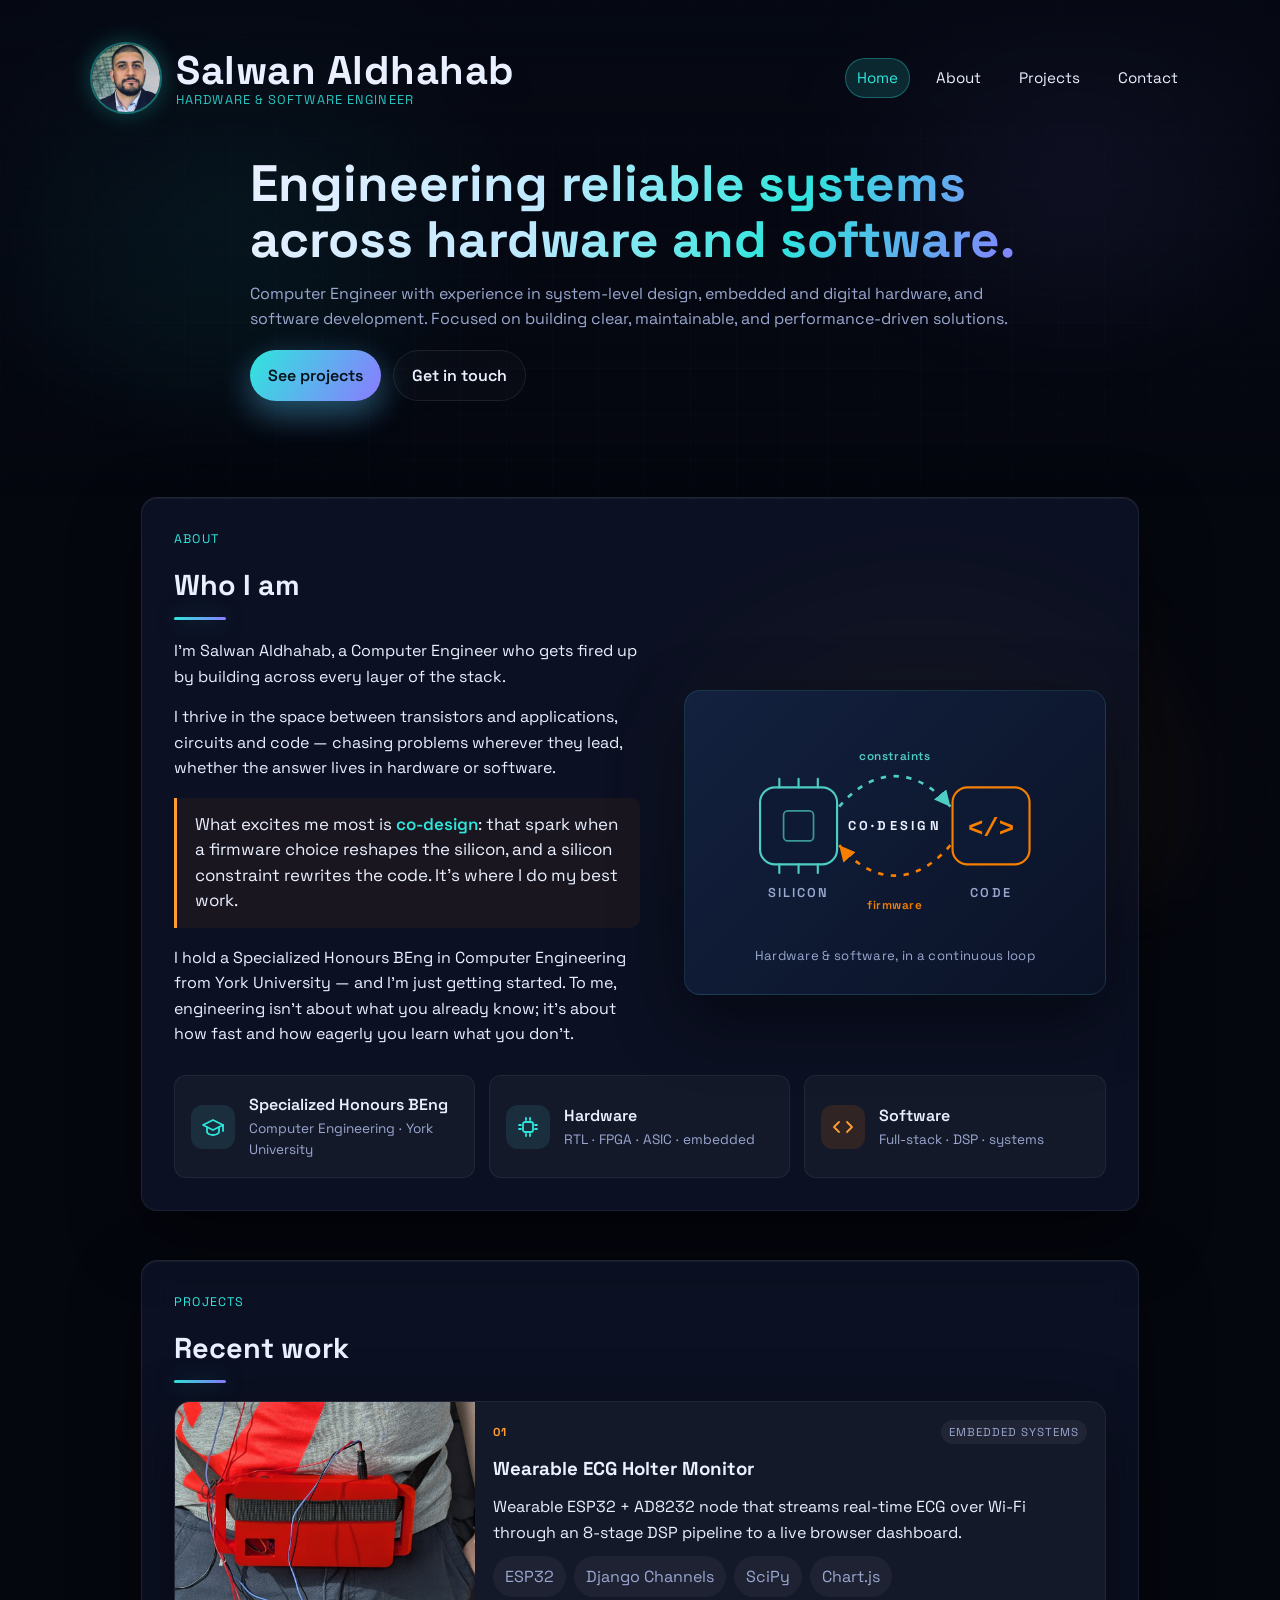
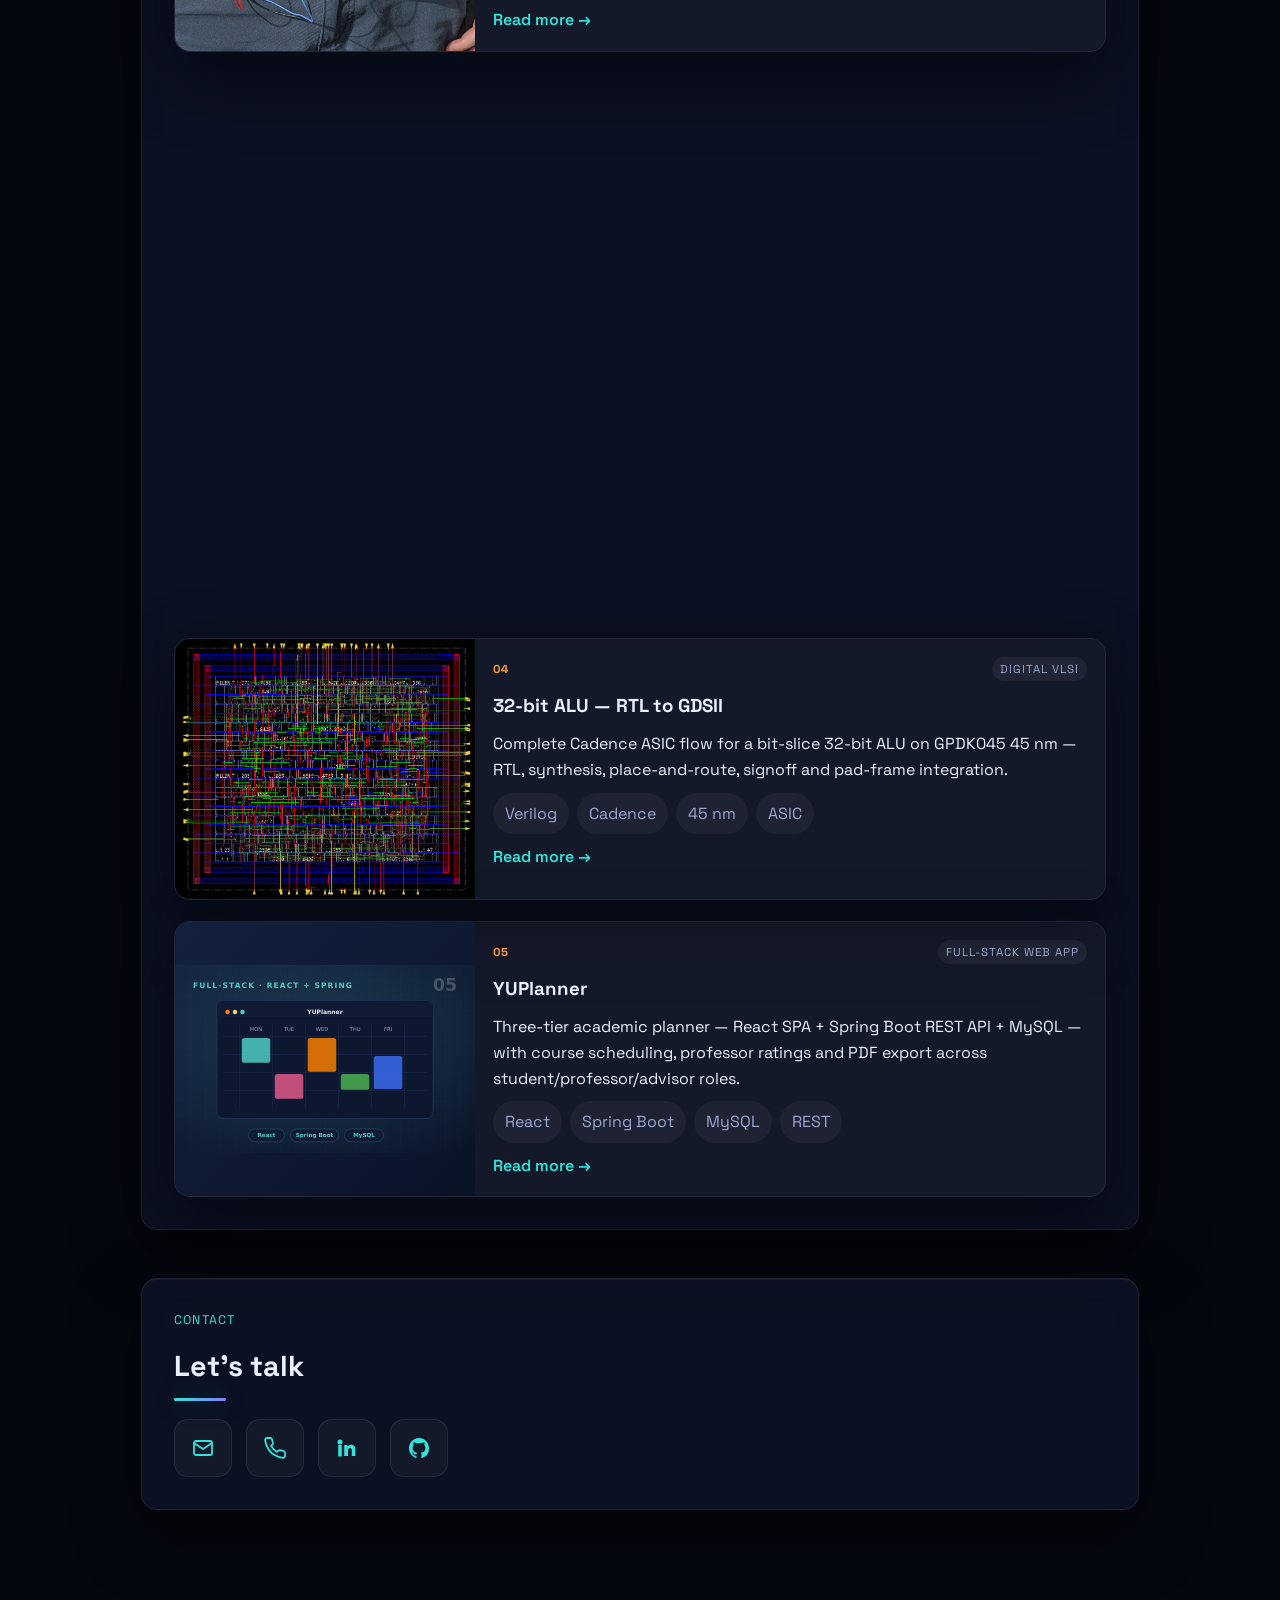
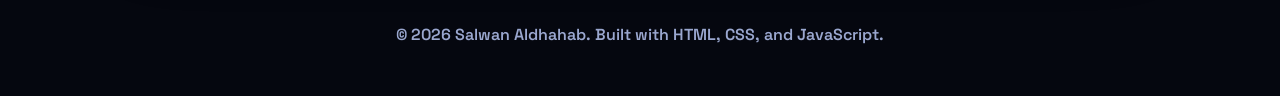
<file: index.html>
<!DOCTYPE html>
<html lang="en">
<head>
  <meta charset="UTF-8">
  <meta name="viewport" content="width=device-width, initial-scale=1.0">
  <title>Salwan's Personal Site</title>
  <link rel="preconnect" href="https://fonts.googleapis.com">
  <link rel="preconnect" href="https://fonts.gstatic.com" crossorigin>
  <link href="https://fonts.googleapis.com/css2?family=Space+Grotesk:wght@400;500;600&display=swap" rel="stylesheet">
  <link rel="icon" type="image/png" href="images/website-icon.png" sizes="32x32">
  <link rel="stylesheet" href="styles.css">
</head>
<body>
  <header class="hero" id="home">
    <div class="nav-shell">
      <div class="logo">
        <img src="images/profile.jpg" alt="Salwan Aldhahab headshot">
        <div class="logo__text">
          <span class="logo__name">Salwan Aldhahab</span>
          <span class="logo__subtitle">Hardware & Software Engineer</span>
        </div>
      </div>
      <nav class="nav">
        <a href="#home">Home</a>
        <a href="#about">About</a>
        <a href="#projects">Projects</a>
        <a href="#contact">Contact</a>
      </nav>
    </div>
    <div class="hero__content">
      <h1>Engineering reliable systems across hardware and software.</h1>
      <p class="lede">Computer Engineer with experience in system-level design, embedded and digital hardware,
      and software development. Focused on building clear, maintainable, and performance-driven solutions.</p>
      <div class="hero__actions">
        <a class="btn" href="#projects">See projects</a>
        <a class="btn btn--ghost" href="#contact">Get in touch</a>
      </div>
    </div>
  </header>

  <main>
    <section class="section" id="about">
      <div class="section__header">
        <p class="eyebrow">About</p>
        <h2>Who I am</h2>
      </div>
      <div class="about">
        <div class="about__text">
          <p>I'm Salwan Aldhahab, a Computer Engineer who gets fired up by building across every layer of the stack.</p>
          <p>I thrive in the space between transistors and applications, circuits and code — chasing problems wherever they lead, whether the answer lives in hardware or software.</p>
          <blockquote class="about__quote">
            What excites me most is <strong>co-design</strong>: that spark when a firmware choice reshapes the silicon, and a silicon constraint rewrites the code. It's where I do my best work.
          </blockquote>
          <p>I hold a Specialized Honours BEng in Computer Engineering from York University — and I'm just getting started. To me, engineering isn't about what you already know; it's about how fast and how eagerly you learn what you don't.</p>
        </div>

        <aside class="about__visual">
          <svg class="codesign" viewBox="0 0 340 200" role="img" aria-label="A silicon chip and code exchanging constraints and firmware in a continuous co-design loop">
            <defs>
              <marker id="cd-arrow" markerWidth="9" markerHeight="9" refX="6" refY="3" orient="auto">
                <path d="M0 0L6 3L0 6Z" fill="#4ecdc4"/>
              </marker>
              <marker id="cd-arrow-o" markerWidth="9" markerHeight="9" refX="6" refY="3" orient="auto">
                <path d="M0 0L6 3L0 6Z" fill="#f77f00"/>
              </marker>
            </defs>

            <!-- top arc: silicon constraints flow to code -->
            <path class="codesign__flow" d="M118 82 C150 44 190 44 222 82" fill="none" stroke="#4ecdc4" stroke-width="2.5" marker-end="url(#cd-arrow)"/>
            <text x="170" y="38" text-anchor="middle" class="codesign__edge" fill="#4ecdc4">constraints</text>

            <!-- bottom arc: firmware flows back to silicon -->
            <path class="codesign__flow codesign__flow--rev" d="M222 118 C190 156 150 156 118 118" fill="none" stroke="#f77f00" stroke-width="2.5" marker-end="url(#cd-arrow-o)"/>
            <text x="170" y="178" text-anchor="middle" class="codesign__edge" fill="#f77f00">firmware</text>

            <!-- left node: silicon -->
            <g>
              <rect x="44" y="64" width="72" height="72" rx="14" fill="#0e1a34" stroke="#4ecdc4" stroke-width="2"/>
              <g stroke="#4ecdc4" stroke-width="2" stroke-linecap="round">
                <line x1="62" y1="56" x2="62" y2="64"/><line x1="80" y1="56" x2="80" y2="64"/><line x1="98" y1="56" x2="98" y2="64"/>
                <line x1="62" y1="136" x2="62" y2="144"/><line x1="80" y1="136" x2="80" y2="144"/><line x1="98" y1="136" x2="98" y2="144"/>
              </g>
              <rect x="66" y="86" width="28" height="28" rx="4" fill="none" stroke="#4ecdc4" stroke-width="1.6" opacity="0.7"/>
            </g>
            <text x="80" y="166" text-anchor="middle" class="codesign__label">SILICON</text>

            <!-- right node: code -->
            <g>
              <rect x="224" y="64" width="72" height="72" rx="14" fill="#0e1a34" stroke="#f77f00" stroke-width="2"/>
              <text x="260" y="109" text-anchor="middle" class="codesign__glyph" fill="#f77f00">&lt;/&gt;</text>
            </g>
            <text x="260" y="166" text-anchor="middle" class="codesign__label">CODE</text>

            <!-- center label -->
            <text x="170" y="104" text-anchor="middle" class="codesign__center">CO·DESIGN</text>
          </svg>
          <p class="about__visual-caption">Hardware &amp; software, in a continuous loop</p>
        </aside>
      </div>

      <ul class="about__highlights">
        <li class="highlight">
          <span class="highlight__icon" aria-hidden="true">
            <svg viewBox="0 0 24 24" fill="none" stroke="currentColor" stroke-width="1.8" stroke-linecap="round" stroke-linejoin="round">
              <path d="M22 10 12 5 2 10l10 5 10-5z"/>
              <path d="M6 12v5c0 1.2 2.7 3 6 3s6-1.8 6-3v-5"/>
              <path d="M22 10v6"/>
            </svg>
          </span>
          <div>
            <p class="highlight__title">Specialized Honours BEng</p>
            <p class="highlight__sub">Computer Engineering · York University</p>
          </div>
        </li>
        <li class="highlight">
          <span class="highlight__icon" aria-hidden="true">
            <svg viewBox="0 0 24 24" fill="none" stroke="currentColor" stroke-width="1.8" stroke-linecap="round" stroke-linejoin="round">
              <rect x="7" y="7" width="10" height="10" rx="2"/>
              <path d="M10 3v2M14 3v2M10 19v2M14 19v2M3 10h2M3 14h2M19 10h2M19 14h2"/>
            </svg>
          </span>
          <div>
            <p class="highlight__title">Hardware</p>
            <p class="highlight__sub">RTL · FPGA · ASIC · embedded</p>
          </div>
        </li>
        <li class="highlight">
          <span class="highlight__icon highlight__icon--accent" aria-hidden="true">
            <svg viewBox="0 0 24 24" fill="none" stroke="currentColor" stroke-width="1.8" stroke-linecap="round" stroke-linejoin="round">
              <polyline points="8 7 3 12 8 17"/>
              <polyline points="16 7 21 12 16 17"/>
            </svg>
          </span>
          <div>
            <p class="highlight__title">Software</p>
            <p class="highlight__sub">Full-stack · DSP · systems</p>
          </div>
        </li>
      </ul>
    </section>

    <section class="section" id="projects">
      <div class="section__header">
        <p class="eyebrow">Projects</p>
        <h2>Recent work</h2>
      </div>
      <div class="card-grid">
        <article class="card card--project">
          <div class="card__media">
            <img src="images/ecg/device-worn.jpg" alt="Wearable ECG monitor with 3D-printed enclosure and electrode leads">
          </div>
          <div class="card__body">
            <div class="card__meta">
              <span class="card__num">01</span>
              <span class="card__tag">Embedded Systems</span>
            </div>
            <h3>Wearable ECG Holter Monitor</h3>
            <p>Wearable ESP32 + AD8232 node that streams real-time ECG over Wi-Fi through an 8-stage DSP pipeline to a live browser dashboard.</p>
            <ul class="pill-list">
              <li>ESP32</li>
              <li>Django Channels</li>
              <li>SciPy</li>
              <li>Chart.js</li>
            </ul>
            <a href="projects/project-1.html" class="text-link">Read more <span class="text-link__arrow" aria-hidden="true">→</span></a>
          </div>
        </article>
        <article class="card card--project">
          <div class="card__media card__media--art">
            <img src="images/covers/project-02.svg" alt="Diagram of a RISC-V CPU streaming UART input to a VGA display">
          </div>
          <div class="card__body">
            <div class="card__meta">
              <span class="card__num">02</span>
              <span class="card__tag">Digital Systems</span>
            </div>
            <h3>32-bit RISC-V Processor (UART + VGA)</h3>
            <p>Custom RV32I CPU on the DE10-Lite FPGA — instructions streamed over UART through a 5-stage pipeline with valid/flush handshakes, register state on VGA.</p>
            <ul class="pill-list">
              <li>Verilog</li>
              <li>RISC-V</li>
              <li>FPGA</li>
              <li>VGA</li>
            </ul>
            <a href="projects/project-2.html" class="text-link">Read more <span class="text-link__arrow" aria-hidden="true">→</span></a>
          </div>
        </article>
        <article class="card card--project">
          <div class="card__media card__media--art">
            <img src="images/covers/project-03.svg" alt="Five-stage RISC-V pipeline diagram with a forwarding path, verified 64 of 64">
          </div>
          <div class="card__body">
            <div class="card__meta">
              <span class="card__num">03</span>
              <span class="card__tag">Computer Architecture</span>
            </div>
            <h3>Pipelined RV32I RISC-V Core</h3>
            <p>Five-stage RV32I core in SystemVerilog with a forwarding/stall/flush hazard unit — verified across the full rv32-bmarks suite (64/64 pass).</p>
            <ul class="pill-list">
              <li>SystemVerilog</li>
              <li>RV32I</li>
              <li>Pipeline</li>
              <li>Verification</li>
            </ul>
            <a href="projects/project-3.html" class="text-link">Read more <span class="text-link__arrow" aria-hidden="true">→</span></a>
          </div>
        </article>
        <article class="card card--project">
          <div class="card__media">
            <img src="images/alu-rtl-to-gds/fig16_hier_pnr.png" alt="Innovus place-and-route layout of the 32-bit hierarchical ALU">
          </div>
          <div class="card__body">
            <div class="card__meta">
              <span class="card__num">04</span>
              <span class="card__tag">Digital VLSI</span>
            </div>
            <h3>32-bit ALU — RTL to GDSII</h3>
            <p>Complete Cadence ASIC flow for a bit-slice 32-bit ALU on GPDK045 45 nm — RTL, synthesis, place-and-route, signoff and pad-frame integration.</p>
            <ul class="pill-list">
              <li>Verilog</li>
              <li>Cadence</li>
              <li>45 nm</li>
              <li>ASIC</li>
            </ul>
            <a href="projects/project-4.html" class="text-link">Read more <span class="text-link__arrow" aria-hidden="true">→</span></a>
          </div>
        </article>
        <article class="card card--project">
          <div class="card__media card__media--art">
            <img src="images/covers/project-05.svg" alt="YUPlanner web app showing a weekly course schedule built with React, Spring Boot and MySQL">
          </div>
          <div class="card__body">
            <div class="card__meta">
              <span class="card__num">05</span>
              <span class="card__tag">Full-Stack Web App</span>
            </div>
            <h3>YUPlanner</h3>
            <p>Three-tier academic planner — React SPA + Spring Boot REST API + MySQL — with course scheduling, professor ratings and PDF export across student/professor/advisor roles.</p>
            <ul class="pill-list">
              <li>React</li>
              <li>Spring Boot</li>
              <li>MySQL</li>
              <li>REST</li>
            </ul>
            <a href="projects/project-5.html" class="text-link">Read more <span class="text-link__arrow" aria-hidden="true">→</span></a>
          </div>
        </article>
      </div>
    </section>

    <section class="section" id="contact">
      <div class="section__header">
        <p class="eyebrow">Contact</p>
        <h2>Let’s talk</h2>
      </div>
      <div class="contact">
        <a class="contact__link" href="mailto:salwan.aldhahab@gmail.com" aria-label="Email Salwan">
          <svg viewBox="0 0 24 24" fill="none" stroke="currentColor" stroke-width="1.8" stroke-linecap="round" stroke-linejoin="round" aria-hidden="true">
            <rect x="3" y="5" width="18" height="14" rx="2"/>
            <path d="m3 7 9 6 9-6"/>
          </svg>
        </a>
        <a class="contact__link" href="tel:+16478987757" aria-label="Call Salwan">
          <svg viewBox="0 0 24 24" fill="none" stroke="currentColor" stroke-width="1.8" stroke-linecap="round" stroke-linejoin="round" aria-hidden="true">
            <path d="M22 16.92v3a2 2 0 0 1-2.18 2 19.79 19.79 0 0 1-8.63-3.07 19.5 19.5 0 0 1-6-6 19.79 19.79 0 0 1-3.07-8.67A2 2 0 0 1 4.11 2h3a2 2 0 0 1 2 1.72c.13.96.36 1.9.7 2.81a2 2 0 0 1-.45 2.11L8.09 9.91a16 16 0 0 0 6 6l1.27-1.27a2 2 0 0 1 2.11-.45c.91.34 1.85.57 2.81.7A2 2 0 0 1 22 16.92z"/>
          </svg>
        </a>
        <a class="contact__link" href="https://www.linkedin.com/in/salwan-aldhahab" target="_blank" rel="noopener noreferrer" aria-label="LinkedIn profile">
          <svg viewBox="0 0 24 24" fill="currentColor" aria-hidden="true">
            <path d="M4.98 3.5a2.5 2.5 0 1 1 0 5 2.5 2.5 0 0 1 0-5zM3.2 9h3.56v11.5H3.2zM9.24 9h3.41v1.57h.05c.47-.9 1.63-1.85 3.36-1.85 3.59 0 4.25 2.36 4.25 5.43v5.85h-3.55v-5.19c0-1.24-.02-2.83-1.72-2.83-1.73 0-1.99 1.35-1.99 2.74v5.28H9.24z"/>
          </svg>
        </a>
        <a class="contact__link" href="https://github.com/salwan-aldhahab" target="_blank" rel="noopener noreferrer" aria-label="GitHub profile">
          <svg viewBox="0 0 24 24" fill="currentColor" aria-hidden="true">
            <path d="M12 2C6.48 2 2 6.58 2 12.25c0 4.5 2.87 8.32 6.84 9.67.5.09.68-.22.68-.49 0-.24-.01-.87-.01-1.71-2.78.62-3.37-1.37-3.37-1.37-.45-1.18-1.11-1.5-1.11-1.5-.91-.63.07-.62.07-.62 1 .07 1.53 1.06 1.53 1.06.89 1.56 2.34 1.11 2.91.85.09-.66.35-1.11.63-1.37-2.22-.26-4.56-1.14-4.56-5.07 0-1.12.39-2.03 1.03-2.75-.1-.26-.45-1.3.1-2.71 0 0 .84-.28 2.75 1.05a9.4 9.4 0 0 1 5 0c1.91-1.33 2.75-1.05 2.75-1.05.55 1.41.2 2.45.1 2.71.64.72 1.03 1.63 1.03 2.75 0 3.94-2.34 4.8-4.57 5.06.36.32.68.94.68 1.9 0 1.37-.01 2.47-.01 2.81 0 .27.18.59.69.49A10.03 10.03 0 0 0 22 12.25C22 6.58 17.52 2 12 2z"/>
          </svg>
        </a>
      </div>
    </section>
  </main>

  <footer class="footer">
    <p>&copy; <span id="year"></span> Salwan Aldhahab. Built with HTML, CSS, and JavaScript.</p>
  </footer>

  <script src="script.js" defer></script>
</body>
</html>
</file>
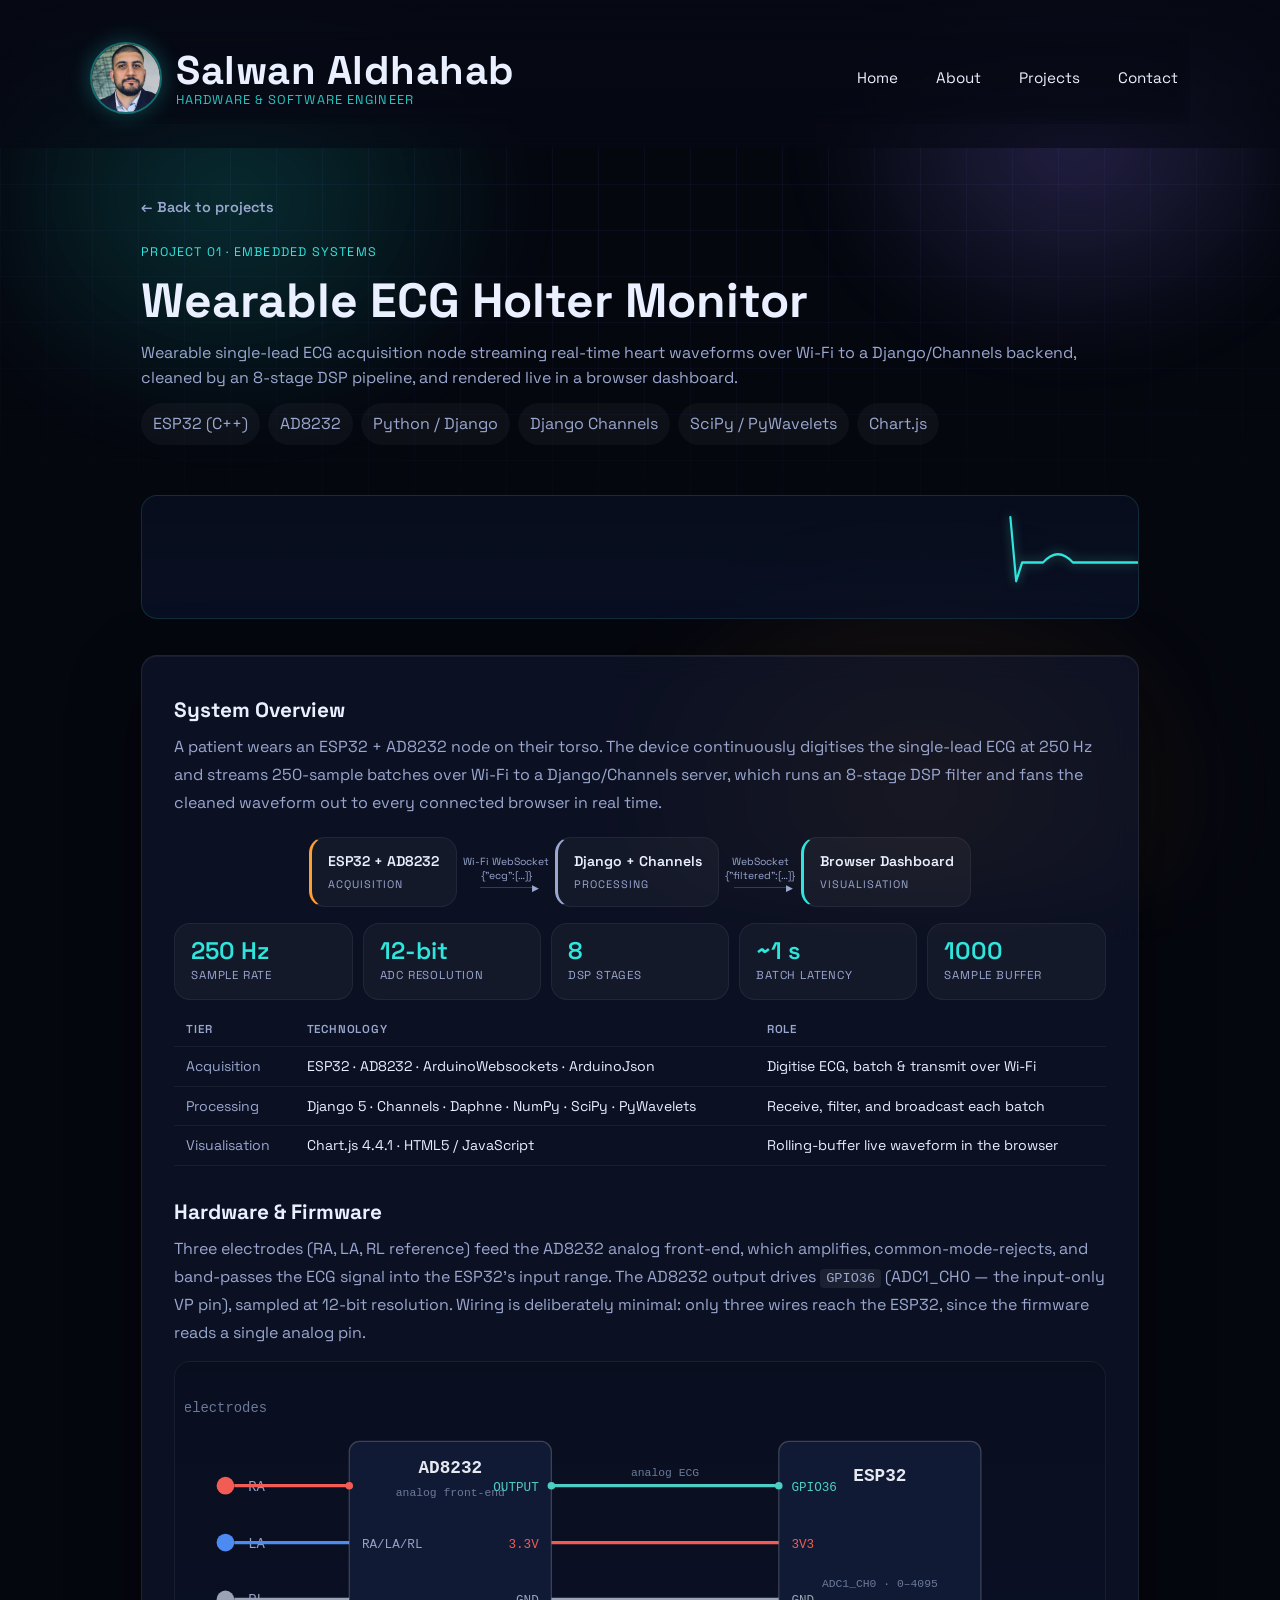
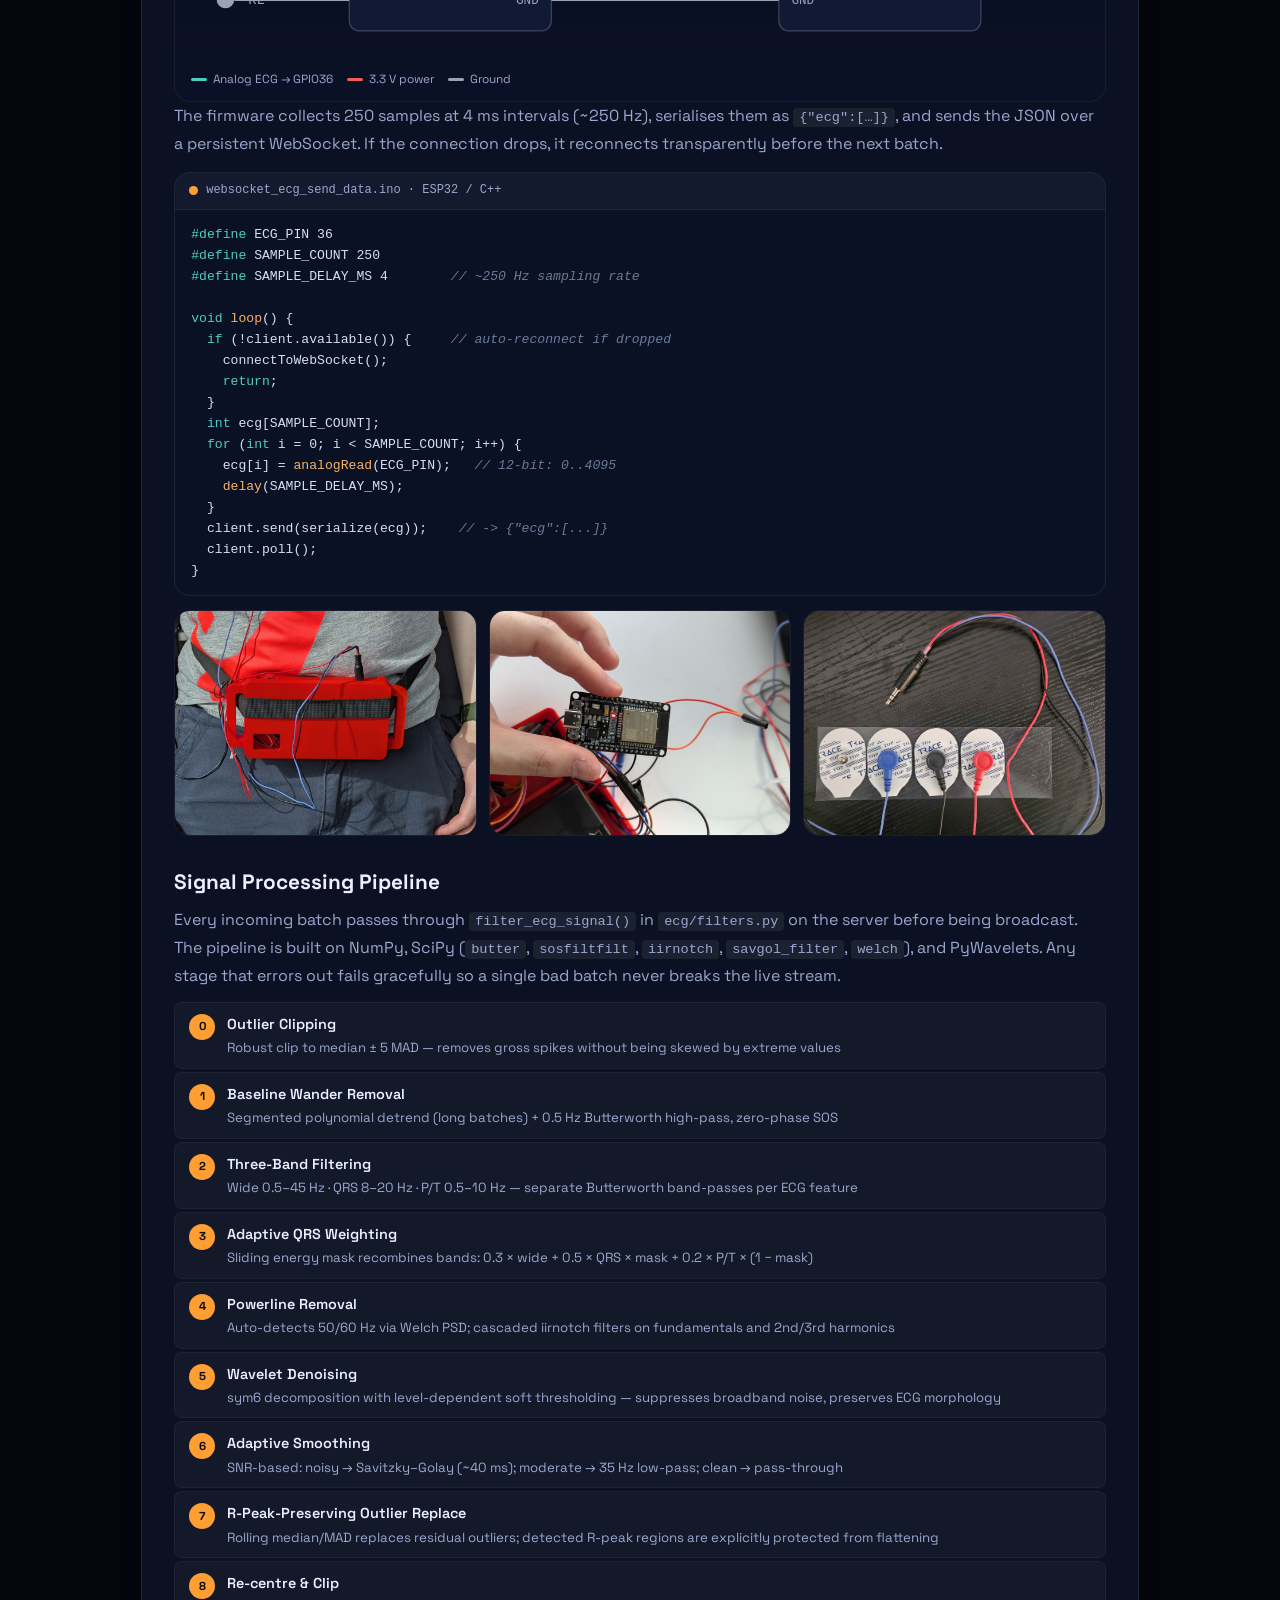
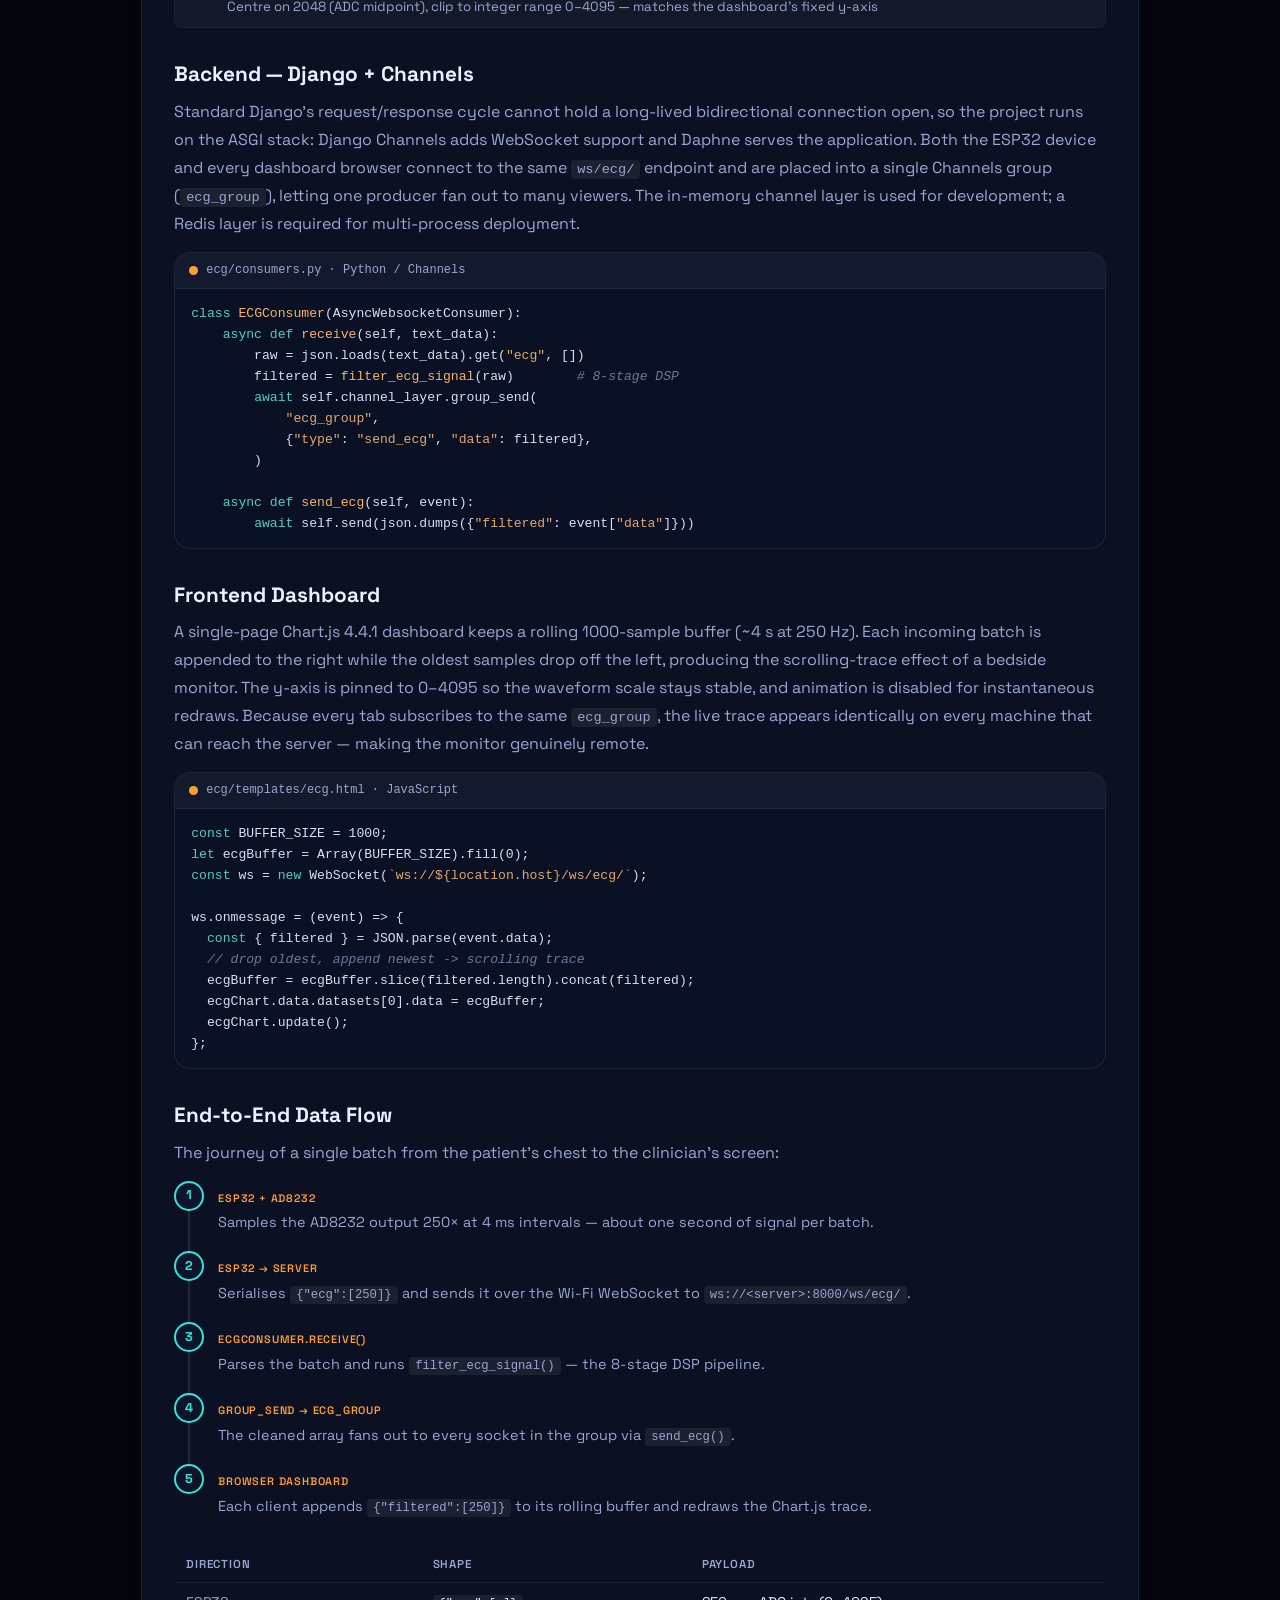
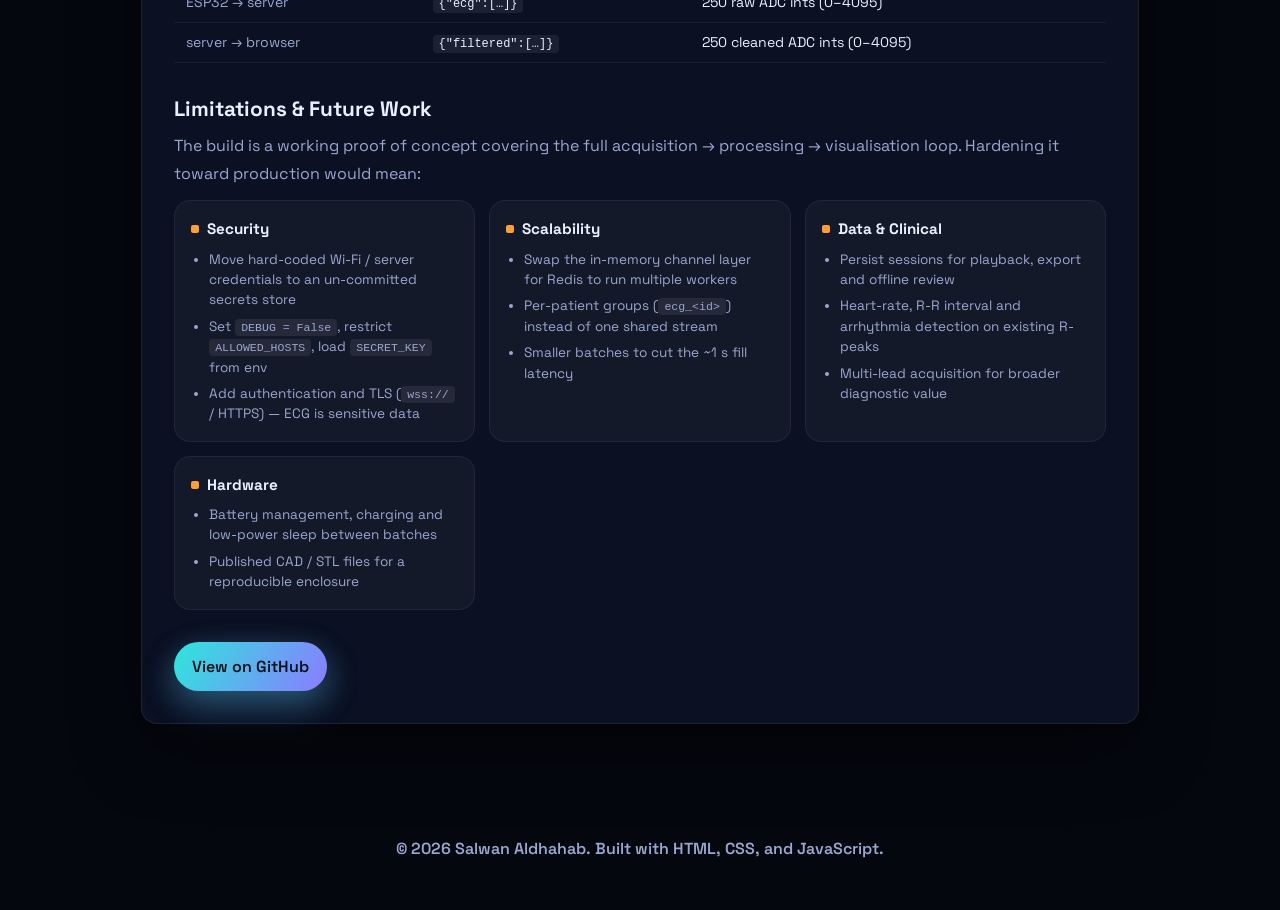
<file: projects/project-1.html>
<!DOCTYPE html>
<html lang="en">
<head>
  <meta charset="UTF-8">
  <meta name="viewport" content="width=device-width, initial-scale=1.0">
  <title>ECG Holter Monitor — Salwan Aldhahab</title>
  <link rel="preconnect" href="https://fonts.googleapis.com">
  <link rel="preconnect" href="https://fonts.gstatic.com" crossorigin>
  <link href="https://fonts.googleapis.com/css2?family=Space+Grotesk:wght@400;500;600&display=swap" rel="stylesheet">
  <link rel="icon" type="image/png" href="../images/website-icon.png" sizes="32x32">
  <link rel="stylesheet" href="../styles.css">
</head>
<body>
  <header class="page-header">
    <div class="nav-shell">
      <div class="logo">
        <img src="../images/profile.jpg" alt="Salwan Aldhahab headshot">
        <div class="logo__text">
          <span class="logo__name">Salwan Aldhahab</span>
          <span class="logo__subtitle">Hardware &amp; Software Engineer</span>
        </div>
      </div>
      <nav class="nav">
        <a href="../index.html#home">Home</a>
        <a href="../index.html#about">About</a>
        <a href="../index.html#projects">Projects</a>
        <a href="../index.html#contact">Contact</a>
      </nav>
    </div>
  </header>

  <div class="project-page">

    <div class="project-hero">
      <a href="../index.html#projects" class="back-link">← Back to projects</a>
      <p class="eyebrow">Project 01 · Embedded Systems</p>
      <h1>Wearable ECG Holter Monitor</h1>
      <p class="lede">Wearable single-lead ECG acquisition node streaming real-time heart waveforms over Wi-Fi to a Django/Channels backend, cleaned by an 8-stage DSP pipeline, and rendered live in a browser dashboard.</p>
      <ul class="pill-list">
        <li>ESP32 (C++)</li>
        <li>AD8232</li>
        <li>Python / Django</li>
        <li>Django Channels</li>
        <li>SciPy / PyWavelets</li>
        <li>Chart.js</li>
      </ul>
    </div>

    <!-- Animated ECG hero trace -->
    <div class="ecg-trace" aria-hidden="true">
      <svg viewBox="0 0 1000 100" preserveAspectRatio="none">
        <path class="ecg-trace__path" d="M0,55 L20,55 Q30,42 40,55 L60,55 L66,60 L72,12 L78,72 L84,55 L105,55 Q120,40 135,55 L200,55 L220,55 Q230,42 240,55 L260,55 L266,60 L272,12 L278,72 L284,55 L305,55 Q320,40 335,55 L400,55 L420,55 Q430,42 440,55 L460,55 L466,60 L472,12 L478,72 L484,55 L505,55 Q520,40 535,55 L600,55 L620,55 Q630,42 640,55 L660,55 L666,60 L672,12 L678,72 L684,55 L705,55 Q720,40 735,55 L800,55 L820,55 Q830,42 840,55 L860,55 L866,60 L872,12 L878,72 L884,55 L905,55 Q920,40 935,55 L1000,55" />
      </svg>
    </div>

    <div class="section project-body">

      <!-- System Overview -->
      <div>
        <h2>System Overview</h2>
        <p>A patient wears an ESP32 + AD8232 node on their torso. The device continuously digitises the single-lead ECG at 250 Hz and streams 250-sample batches over Wi-Fi to a Django/Channels server, which runs an 8-stage DSP filter and fans the cleaned waveform out to every connected browser in real time.</p>

        <div class="arch-diagram">
          <div class="arch-node arch-node--acquisition">
            <span class="arch-node__title">ESP32 + AD8232</span>
            <span class="arch-node__label">Acquisition</span>
          </div>
          <div class="arch-arrow">
            <span class="arch-arrow__label">Wi-Fi WebSocket<br>{"ecg":[…]}</span>
            <div class="arch-arrow__line"></div>
          </div>
          <div class="arch-node">
            <span class="arch-node__title">Django + Channels</span>
            <span class="arch-node__label">Processing</span>
          </div>
          <div class="arch-arrow">
            <span class="arch-arrow__label">WebSocket<br>{"filtered":[…]}</span>
            <div class="arch-arrow__line"></div>
          </div>
          <div class="arch-node arch-node--visualisation">
            <span class="arch-node__title">Browser Dashboard</span>
            <span class="arch-node__label">Visualisation</span>
          </div>
        </div>

        <div class="metric-grid">
          <div class="metric">
            <span class="metric__value">250 Hz</span>
            <span class="metric__label">Sample rate</span>
          </div>
          <div class="metric">
            <span class="metric__value">12-bit</span>
            <span class="metric__label">ADC resolution</span>
          </div>
          <div class="metric">
            <span class="metric__value">8</span>
            <span class="metric__label">DSP stages</span>
          </div>
          <div class="metric">
            <span class="metric__value">~1 s</span>
            <span class="metric__label">Batch latency</span>
          </div>
          <div class="metric">
            <span class="metric__value">1000</span>
            <span class="metric__label">Sample buffer</span>
          </div>
        </div>

        <div class="table-wrap"><table class="spec-table">
          <thead>
            <tr>
              <th>Tier</th>
              <th>Technology</th>
              <th>Role</th>
            </tr>
          </thead>
          <tbody>
            <tr>
              <td>Acquisition</td>
              <td>ESP32 · AD8232 · ArduinoWebsockets · ArduinoJson</td>
              <td>Digitise ECG, batch &amp; transmit over Wi-Fi</td>
            </tr>
            <tr>
              <td>Processing</td>
              <td>Django 5 · Channels · Daphne · NumPy · SciPy · PyWavelets</td>
              <td>Receive, filter, and broadcast each batch</td>
            </tr>
            <tr>
              <td>Visualisation</td>
              <td>Chart.js 4.4.1 · HTML5 / JavaScript</td>
              <td>Rolling-buffer live waveform in the browser</td>
            </tr>
          </tbody>
        </table></div>
      </div>

      <!-- Hardware & Firmware -->
      <div>
        <h2>Hardware &amp; Firmware</h2>
        <p>Three electrodes (RA, LA, RL reference) feed the AD8232 analog front-end, which amplifies, common-mode-rejects, and band-passes the ECG signal into the ESP32's input range. The AD8232 output drives <code>GPIO36</code> (ADC1_CH0 — the input-only VP pin), sampled at 12-bit resolution. Wiring is deliberately minimal: only three wires reach the ESP32, since the firmware reads a single analog pin.</p>

        <div class="wiring">
          <svg viewBox="0 0 720 230" role="img" aria-label="Wiring schematic from electrodes through the AD8232 to the ESP32">
            <!-- electrodes -->
            <text x="32" y="32" fill="#6b7a99" font-size="11" text-anchor="middle" font-family="monospace">electrodes</text>
            <circle cx="32" cy="90"  r="7" fill="#f25c54"/>
            <circle cx="32" cy="135" r="7" fill="#4d8bf2"/>
            <circle cx="32" cy="180" r="7" fill="#9aa3b5"/>
            <text x="50" y="94"  fill="#94a2c4" font-size="11" font-family="monospace">RA</text>
            <text x="50" y="139" fill="#94a2c4" font-size="11" font-family="monospace">LA</text>
            <text x="50" y="184" fill="#94a2c4" font-size="11" font-family="monospace">RL</text>

            <!-- electrode wires -->
            <path d="M39,90  H130" stroke="#f25c54" stroke-width="2.5" fill="none"/>
            <path d="M39,135 H130" stroke="#4d8bf2" stroke-width="2.5" fill="none"/>
            <path d="M39,180 H130" stroke="#9aa3b5" stroke-width="2.5" fill="none"/>

            <!-- AD8232 chip -->
            <rect x="130" y="55" width="160" height="150" rx="8" fill="#111a35" stroke="rgba(255,255,255,0.2)"/>
            <text x="210" y="80" fill="#e6e9f0" font-size="14" font-weight="600" text-anchor="middle" font-family="monospace">AD8232</text>
            <text x="210" y="98" fill="#6b7a99" font-size="9"  text-anchor="middle" font-family="monospace">analog front-end</text>
            <text x="140" y="139" fill="#94a2c4" font-size="10" font-family="monospace">RA/LA/RL</text>
            <text x="280" y="94"  fill="#4ecdc4" font-size="10" text-anchor="end" font-family="monospace">OUTPUT</text>
            <text x="280" y="139" fill="#f25c54" font-size="10" text-anchor="end" font-family="monospace">3.3V</text>
            <text x="280" y="184" fill="#9aa3b5" font-size="10" text-anchor="end" font-family="monospace">GND</text>

            <!-- AD8232 -> ESP32 wires -->
            <path d="M290,90  H470" stroke="#4ecdc4" stroke-width="2.5" fill="none"/>
            <path d="M290,135 H470" stroke="#f25c54" stroke-width="2.5" fill="none"/>
            <path d="M290,180 H470" stroke="#9aa3b5" stroke-width="2.5" fill="none"/>
            <text x="380" y="82"  fill="#6b7a99" font-size="9" text-anchor="middle" font-family="monospace">analog ECG</text>

            <!-- ESP32 chip -->
            <rect x="470" y="55" width="160" height="150" rx="8" fill="#111a35" stroke="rgba(255,255,255,0.2)"/>
            <text x="550" y="86" fill="#e6e9f0" font-size="14" font-weight="600" text-anchor="middle" font-family="monospace">ESP32</text>
            <text x="480" y="94"  fill="#4ecdc4" font-size="10" font-family="monospace">GPIO36</text>
            <text x="480" y="139" fill="#f25c54" font-size="10" font-family="monospace">3V3</text>
            <text x="480" y="184" fill="#9aa3b5" font-size="10" font-family="monospace">GND</text>
            <text x="550" y="170" fill="#6b7a99" font-size="9" text-anchor="middle" font-family="monospace">ADC1_CH0 · 0–4095</text>

            <!-- junction dots -->
            <circle cx="130" cy="90" r="3" fill="#f25c54"/>
            <circle cx="290" cy="90" r="3" fill="#4ecdc4"/>
            <circle cx="470" cy="90" r="3" fill="#4ecdc4"/>
          </svg>
          <div class="wiring__legend">
            <span><span class="wiring__swatch" style="background:#4ecdc4"></span>Analog ECG → GPIO36</span>
            <span><span class="wiring__swatch" style="background:#f25c54"></span>3.3 V power</span>
            <span><span class="wiring__swatch" style="background:#9aa3b5"></span>Ground</span>
          </div>
        </div>

        <p>The firmware collects 250 samples at 4 ms intervals (~250 Hz), serialises them as <code>{"ecg":[…]}</code>, and sends the JSON over a persistent WebSocket. If the connection drops, it reconnects transparently before the next batch.</p>

        <div class="code-block">
          <div class="code-block__header">
            <span class="code-block__dot"></span>
            websocket_ecg_send_data.ino · ESP32 / C++
          </div>
          <pre><code><span class="tok-kw">#define</span> ECG_PIN 36
<span class="tok-kw">#define</span> SAMPLE_COUNT 250
<span class="tok-kw">#define</span> SAMPLE_DELAY_MS 4        <span class="tok-com">// ~250 Hz sampling rate</span>

<span class="tok-kw">void</span> <span class="tok-fn">loop</span>() {
  <span class="tok-kw">if</span> (!client.available()) {     <span class="tok-com">// auto-reconnect if dropped</span>
    connectToWebSocket();
    <span class="tok-kw">return</span>;
  }
  <span class="tok-kw">int</span> ecg[SAMPLE_COUNT];
  <span class="tok-kw">for</span> (<span class="tok-kw">int</span> i = 0; i &lt; SAMPLE_COUNT; i++) {
    ecg[i] = <span class="tok-fn">analogRead</span>(ECG_PIN);   <span class="tok-com">// 12-bit: 0..4095</span>
    <span class="tok-fn">delay</span>(SAMPLE_DELAY_MS);
  }
  client.send(serialize(ecg));    <span class="tok-com">// -> {"ecg":[...]}</span>
  client.poll();
}</code></pre>
        </div>

        <div class="project-gallery">
          <img src="../images/ecg/device-worn.jpg" alt="Red 3D-printed enclosure worn on torso with electrode leads routed to chest positions">
          <img src="../images/ecg/esp32-board.jpg" alt="ESP32 development board held above components with wiring visible">
          <img src="../images/ecg/electrodes.jpg" alt="Snap ECG electrode pads laid out on a table with colour-coded leads">
        </div>
      </div>

      <!-- DSP Pipeline -->
      <div>
        <h2>Signal Processing Pipeline</h2>
        <p>Every incoming batch passes through <code>filter_ecg_signal()</code> in <code>ecg/filters.py</code> on the server before being broadcast. The pipeline is built on NumPy, SciPy (<code>butter</code>, <code>sosfiltfilt</code>, <code>iirnotch</code>, <code>savgol_filter</code>, <code>welch</code>), and PyWavelets. Any stage that errors out fails gracefully so a single bad batch never breaks the live stream.</p>

        <ol class="dsp-pipeline">
          <li class="dsp-stage">
            <span class="dsp-stage__num">0</span>
            <div class="dsp-stage__body">
              <span class="dsp-stage__name">Outlier Clipping</span>
              <span class="dsp-stage__desc">Robust clip to median ± 5 MAD — removes gross spikes without being skewed by extreme values</span>
            </div>
          </li>
          <li class="dsp-stage">
            <span class="dsp-stage__num">1</span>
            <div class="dsp-stage__body">
              <span class="dsp-stage__name">Baseline Wander Removal</span>
              <span class="dsp-stage__desc">Segmented polynomial detrend (long batches) + 0.5 Hz Butterworth high-pass, zero-phase SOS</span>
            </div>
          </li>
          <li class="dsp-stage">
            <span class="dsp-stage__num">2</span>
            <div class="dsp-stage__body">
              <span class="dsp-stage__name">Three-Band Filtering</span>
              <span class="dsp-stage__desc">Wide 0.5–45 Hz · QRS 8–20 Hz · P/T 0.5–10 Hz — separate Butterworth band-passes per ECG feature</span>
            </div>
          </li>
          <li class="dsp-stage">
            <span class="dsp-stage__num">3</span>
            <div class="dsp-stage__body">
              <span class="dsp-stage__name">Adaptive QRS Weighting</span>
              <span class="dsp-stage__desc">Sliding energy mask recombines bands: 0.3 × wide + 0.5 × QRS × mask + 0.2 × P/T × (1 − mask)</span>
            </div>
          </li>
          <li class="dsp-stage">
            <span class="dsp-stage__num">4</span>
            <div class="dsp-stage__body">
              <span class="dsp-stage__name">Powerline Removal</span>
              <span class="dsp-stage__desc">Auto-detects 50/60 Hz via Welch PSD; cascaded iirnotch filters on fundamentals and 2nd/3rd harmonics</span>
            </div>
          </li>
          <li class="dsp-stage">
            <span class="dsp-stage__num">5</span>
            <div class="dsp-stage__body">
              <span class="dsp-stage__name">Wavelet Denoising</span>
              <span class="dsp-stage__desc">sym6 decomposition with level-dependent soft thresholding — suppresses broadband noise, preserves ECG morphology</span>
            </div>
          </li>
          <li class="dsp-stage">
            <span class="dsp-stage__num">6</span>
            <div class="dsp-stage__body">
              <span class="dsp-stage__name">Adaptive Smoothing</span>
              <span class="dsp-stage__desc">SNR-based: noisy → Savitzky–Golay (~40 ms); moderate → 35 Hz low-pass; clean → pass-through</span>
            </div>
          </li>
          <li class="dsp-stage">
            <span class="dsp-stage__num">7</span>
            <div class="dsp-stage__body">
              <span class="dsp-stage__name">R-Peak-Preserving Outlier Replace</span>
              <span class="dsp-stage__desc">Rolling median/MAD replaces residual outliers; detected R-peak regions are explicitly protected from flattening</span>
            </div>
          </li>
          <li class="dsp-stage">
            <span class="dsp-stage__num">8</span>
            <div class="dsp-stage__body">
              <span class="dsp-stage__name">Re-centre &amp; Clip</span>
              <span class="dsp-stage__desc">Centre on 2048 (ADC midpoint), clip to integer range 0–4095 — matches the dashboard's fixed y-axis</span>
            </div>
          </li>
        </ol>
      </div>

      <!-- Backend -->
      <div>
        <h2>Backend — Django + Channels</h2>
        <p>Standard Django's request/response cycle cannot hold a long-lived bidirectional connection open, so the project runs on the ASGI stack: Django Channels adds WebSocket support and Daphne serves the application. Both the ESP32 device and every dashboard browser connect to the same <code>ws/ecg/</code> endpoint and are placed into a single Channels group (<code>ecg_group</code>), letting one producer fan out to many viewers. The in-memory channel layer is used for development; a Redis layer is required for multi-process deployment.</p>

        <div class="code-block">
          <div class="code-block__header">
            <span class="code-block__dot"></span>
            ecg/consumers.py · Python / Channels
          </div>
          <pre><code><span class="tok-kw">class</span> <span class="tok-fn">ECGConsumer</span>(AsyncWebsocketConsumer):
    <span class="tok-kw">async def</span> <span class="tok-fn">receive</span>(self, text_data):
        raw = json.loads(text_data).get(<span class="tok-str">"ecg"</span>, [])
        filtered = <span class="tok-fn">filter_ecg_signal</span>(raw)        <span class="tok-com"># 8-stage DSP</span>
        <span class="tok-kw">await</span> self.channel_layer.group_send(
            <span class="tok-str">"ecg_group"</span>,
            {<span class="tok-str">"type"</span>: <span class="tok-str">"send_ecg"</span>, <span class="tok-str">"data"</span>: filtered},
        )

    <span class="tok-kw">async def</span> <span class="tok-fn">send_ecg</span>(self, event):
        <span class="tok-kw">await</span> self.send(json.dumps({<span class="tok-str">"filtered"</span>: event[<span class="tok-str">"data"</span>]}))</code></pre>
        </div>
      </div>

      <!-- Frontend -->
      <div>
        <h2>Frontend Dashboard</h2>
        <p>A single-page Chart.js 4.4.1 dashboard keeps a rolling 1000-sample buffer (~4 s at 250 Hz). Each incoming batch is appended to the right while the oldest samples drop off the left, producing the scrolling-trace effect of a bedside monitor. The y-axis is pinned to 0–4095 so the waveform scale stays stable, and animation is disabled for instantaneous redraws. Because every tab subscribes to the same <code>ecg_group</code>, the live trace appears identically on every machine that can reach the server — making the monitor genuinely remote.</p>

        <div class="code-block">
          <div class="code-block__header">
            <span class="code-block__dot"></span>
            ecg/templates/ecg.html · JavaScript
          </div>
          <pre><code><span class="tok-kw">const</span> BUFFER_SIZE = 1000;
<span class="tok-kw">let</span> ecgBuffer = Array(BUFFER_SIZE).fill(0);
<span class="tok-kw">const</span> ws = <span class="tok-kw">new</span> WebSocket(<span class="tok-str">`ws://${location.host}/ws/ecg/`</span>);

ws.onmessage = (event) => {
  <span class="tok-kw">const</span> { filtered } = JSON.parse(event.data);
  <span class="tok-com">// drop oldest, append newest -> scrolling trace</span>
  ecgBuffer = ecgBuffer.slice(filtered.length).concat(filtered);
  ecgChart.data.datasets[0].data = ecgBuffer;
  ecgChart.update();
};</code></pre>
        </div>
      </div>

      <!-- End-to-end data flow -->
      <div>
        <h2>End-to-End Data Flow</h2>
        <p>The journey of a single batch from the patient's chest to the clinician's screen:</p>

        <ol class="seq">
          <li class="seq__step">
            <span class="seq__marker"></span>
            <div class="seq__body">
              <span class="seq__actor">ESP32 + AD8232</span>
              <p class="seq__text">Samples the AD8232 output 250× at 4 ms intervals — about one second of signal per batch.</p>
            </div>
          </li>
          <li class="seq__step">
            <span class="seq__marker"></span>
            <div class="seq__body">
              <span class="seq__actor">ESP32 → Server</span>
              <p class="seq__text">Serialises <code>{"ecg":[250]}</code> and sends it over the Wi-Fi WebSocket to <code>ws://&lt;server&gt;:8000/ws/ecg/</code>.</p>
            </div>
          </li>
          <li class="seq__step">
            <span class="seq__marker"></span>
            <div class="seq__body">
              <span class="seq__actor">ECGConsumer.receive()</span>
              <p class="seq__text">Parses the batch and runs <code>filter_ecg_signal()</code> — the 8-stage DSP pipeline.</p>
            </div>
          </li>
          <li class="seq__step">
            <span class="seq__marker"></span>
            <div class="seq__body">
              <span class="seq__actor">group_send → ecg_group</span>
              <p class="seq__text">The cleaned array fans out to every socket in the group via <code>send_ecg()</code>.</p>
            </div>
          </li>
          <li class="seq__step">
            <span class="seq__marker"></span>
            <div class="seq__body">
              <span class="seq__actor">Browser Dashboard</span>
              <p class="seq__text">Each client appends <code>{"filtered":[250]}</code> to its rolling buffer and redraws the Chart.js trace.</p>
            </div>
          </li>
        </ol>

        <div class="table-wrap"><table class="spec-table">
          <thead>
            <tr><th>Direction</th><th>Shape</th><th>Payload</th></tr>
          </thead>
          <tbody>
            <tr><td>ESP32 → server</td><td><code>{"ecg":[…]}</code></td><td>250 raw ADC ints (0–4095)</td></tr>
            <tr><td>server → browser</td><td><code>{"filtered":[…]}</code></td><td>250 cleaned ADC ints (0–4095)</td></tr>
          </tbody>
        </table></div>
      </div>

      <!-- Limitations & future work -->
      <div>
        <h2>Limitations &amp; Future Work</h2>
        <p>The build is a working proof of concept covering the full acquisition → processing → visualisation loop. Hardening it toward production would mean:</p>

        <div class="future-grid">
          <div class="future-card">
            <h3>Security</h3>
            <ul>
              <li>Move hard-coded Wi-Fi / server credentials to an un-committed secrets store</li>
              <li>Set <code>DEBUG = False</code>, restrict <code>ALLOWED_HOSTS</code>, load <code>SECRET_KEY</code> from env</li>
              <li>Add authentication and TLS (<code>wss://</code> / HTTPS) — ECG is sensitive data</li>
            </ul>
          </div>
          <div class="future-card">
            <h3>Scalability</h3>
            <ul>
              <li>Swap the in-memory channel layer for Redis to run multiple workers</li>
              <li>Per-patient groups (<code>ecg_&lt;id&gt;</code>) instead of one shared stream</li>
              <li>Smaller batches to cut the ~1 s fill latency</li>
            </ul>
          </div>
          <div class="future-card">
            <h3>Data &amp; Clinical</h3>
            <ul>
              <li>Persist sessions for playback, export and offline review</li>
              <li>Heart-rate, R-R interval and arrhythmia detection on existing R-peaks</li>
              <li>Multi-lead acquisition for broader diagnostic value</li>
            </ul>
          </div>
          <div class="future-card">
            <h3>Hardware</h3>
            <ul>
              <li>Battery management, charging and low-power sleep between batches</li>
              <li>Published CAD / STL files for a reproducible enclosure</li>
            </ul>
          </div>
        </div>
      </div>

      <div class="project-links">
        <a href="https://github.com/salwan-aldhahab/HolterMonitor" class="btn" target="_blank" rel="noopener noreferrer">View on GitHub</a>
      </div>

    </div>
  </div>

  <footer class="footer">
    <p>&copy; <span id="year"></span> Salwan Aldhahab. Built with HTML, CSS, and JavaScript.</p>
  </footer>

  <script src="../script.js" defer></script>
</body>
</html>
</file>
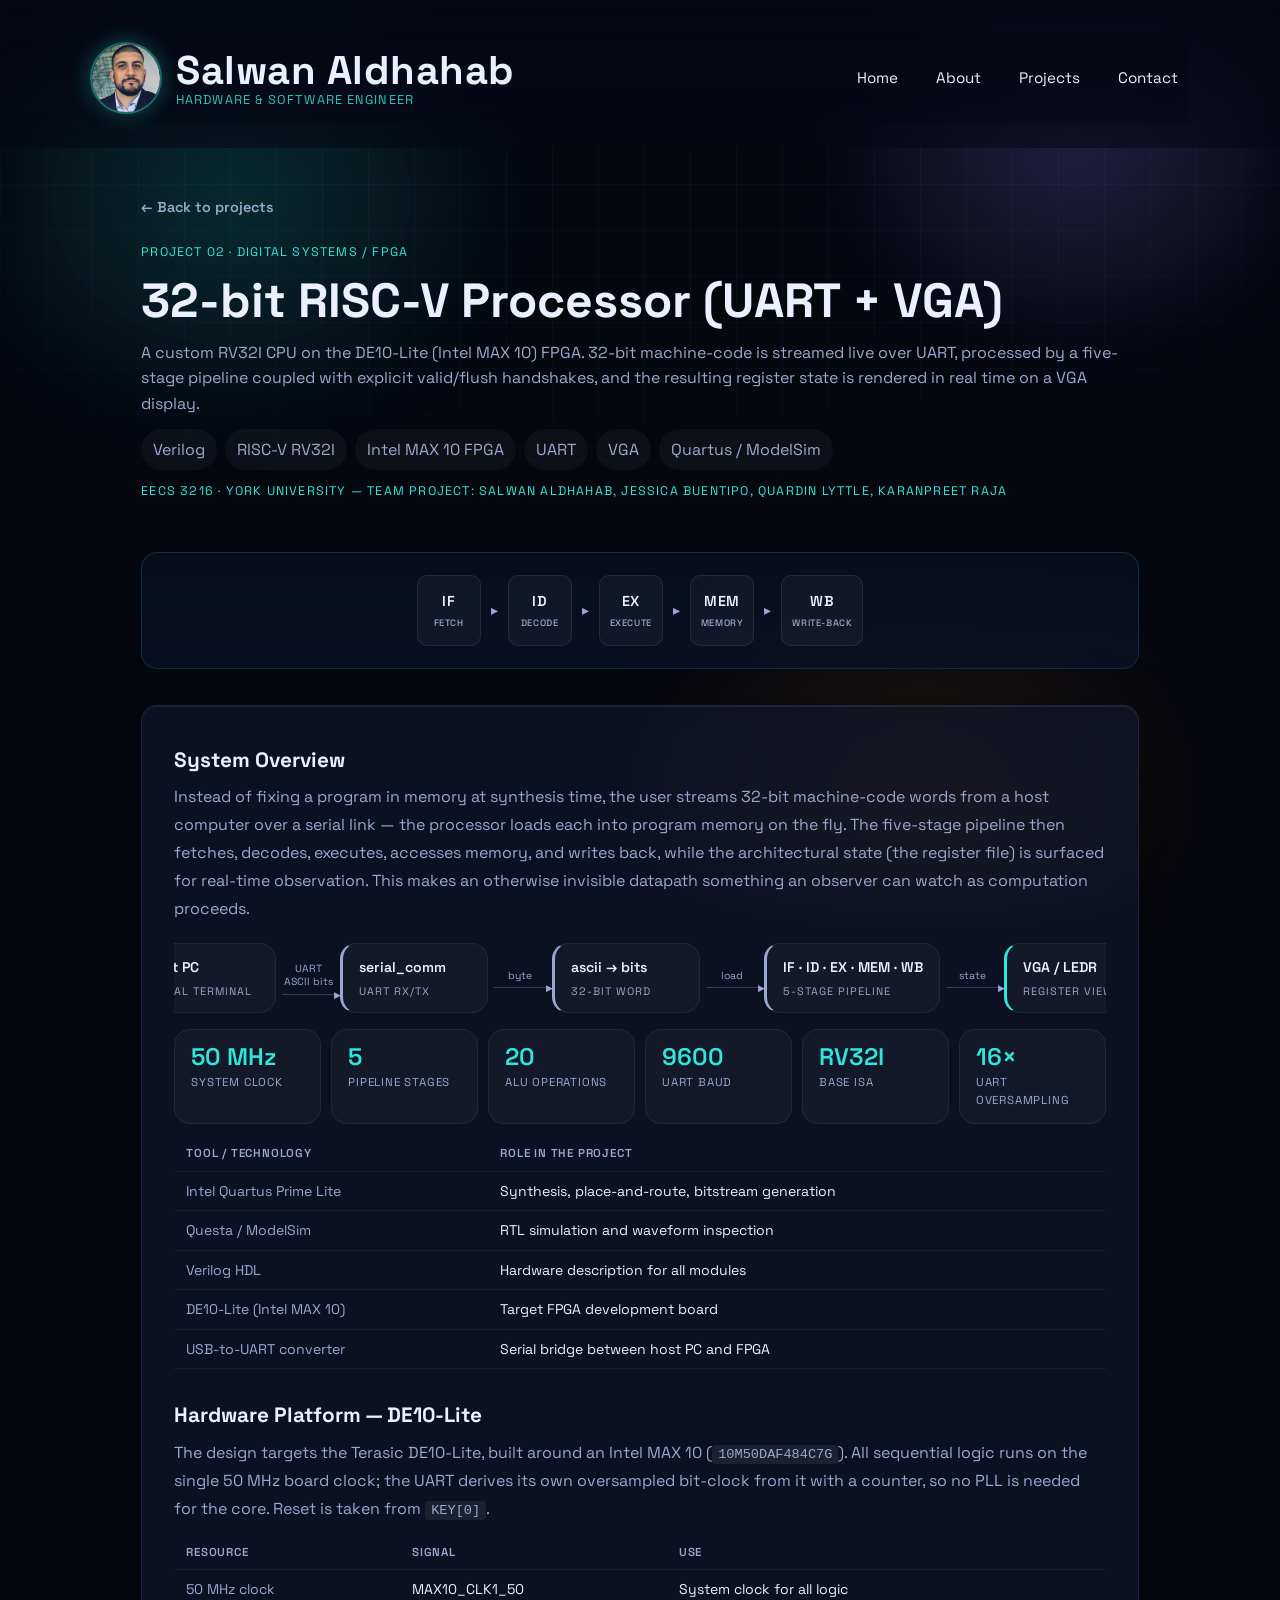
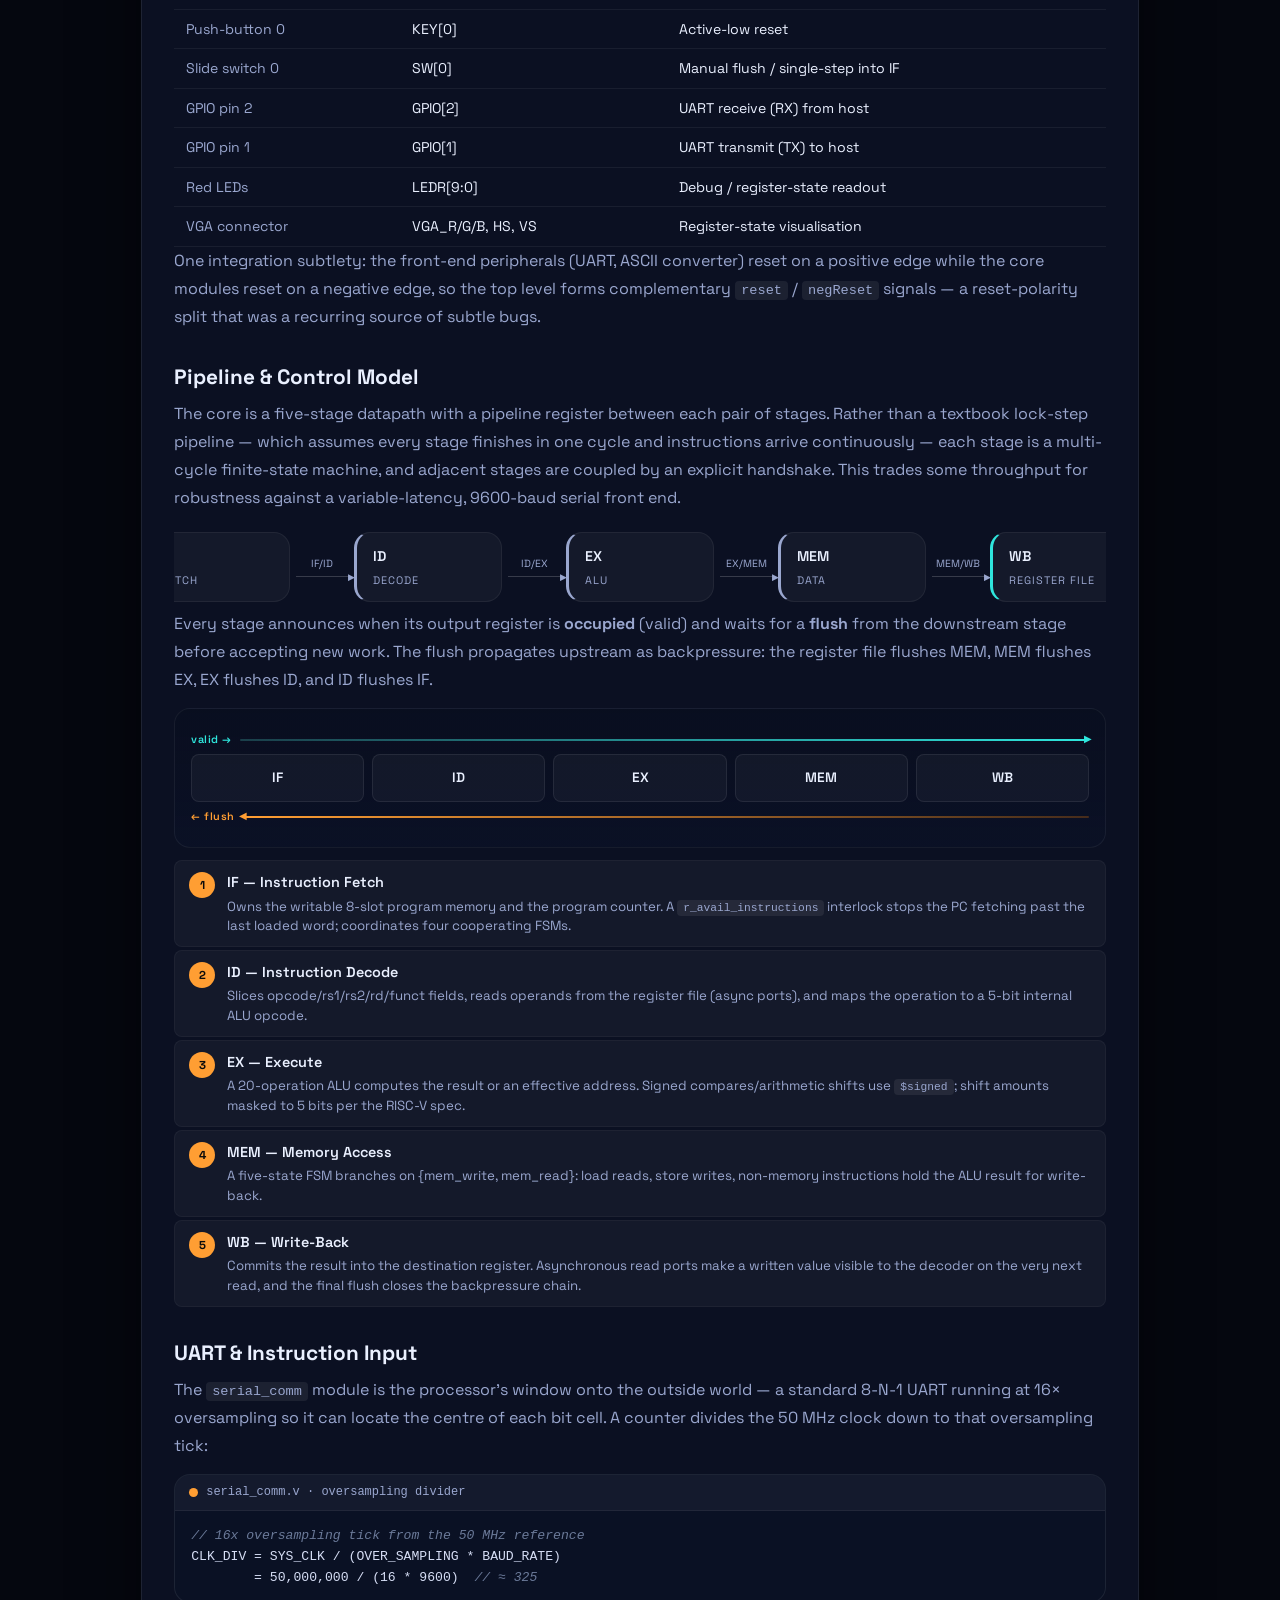
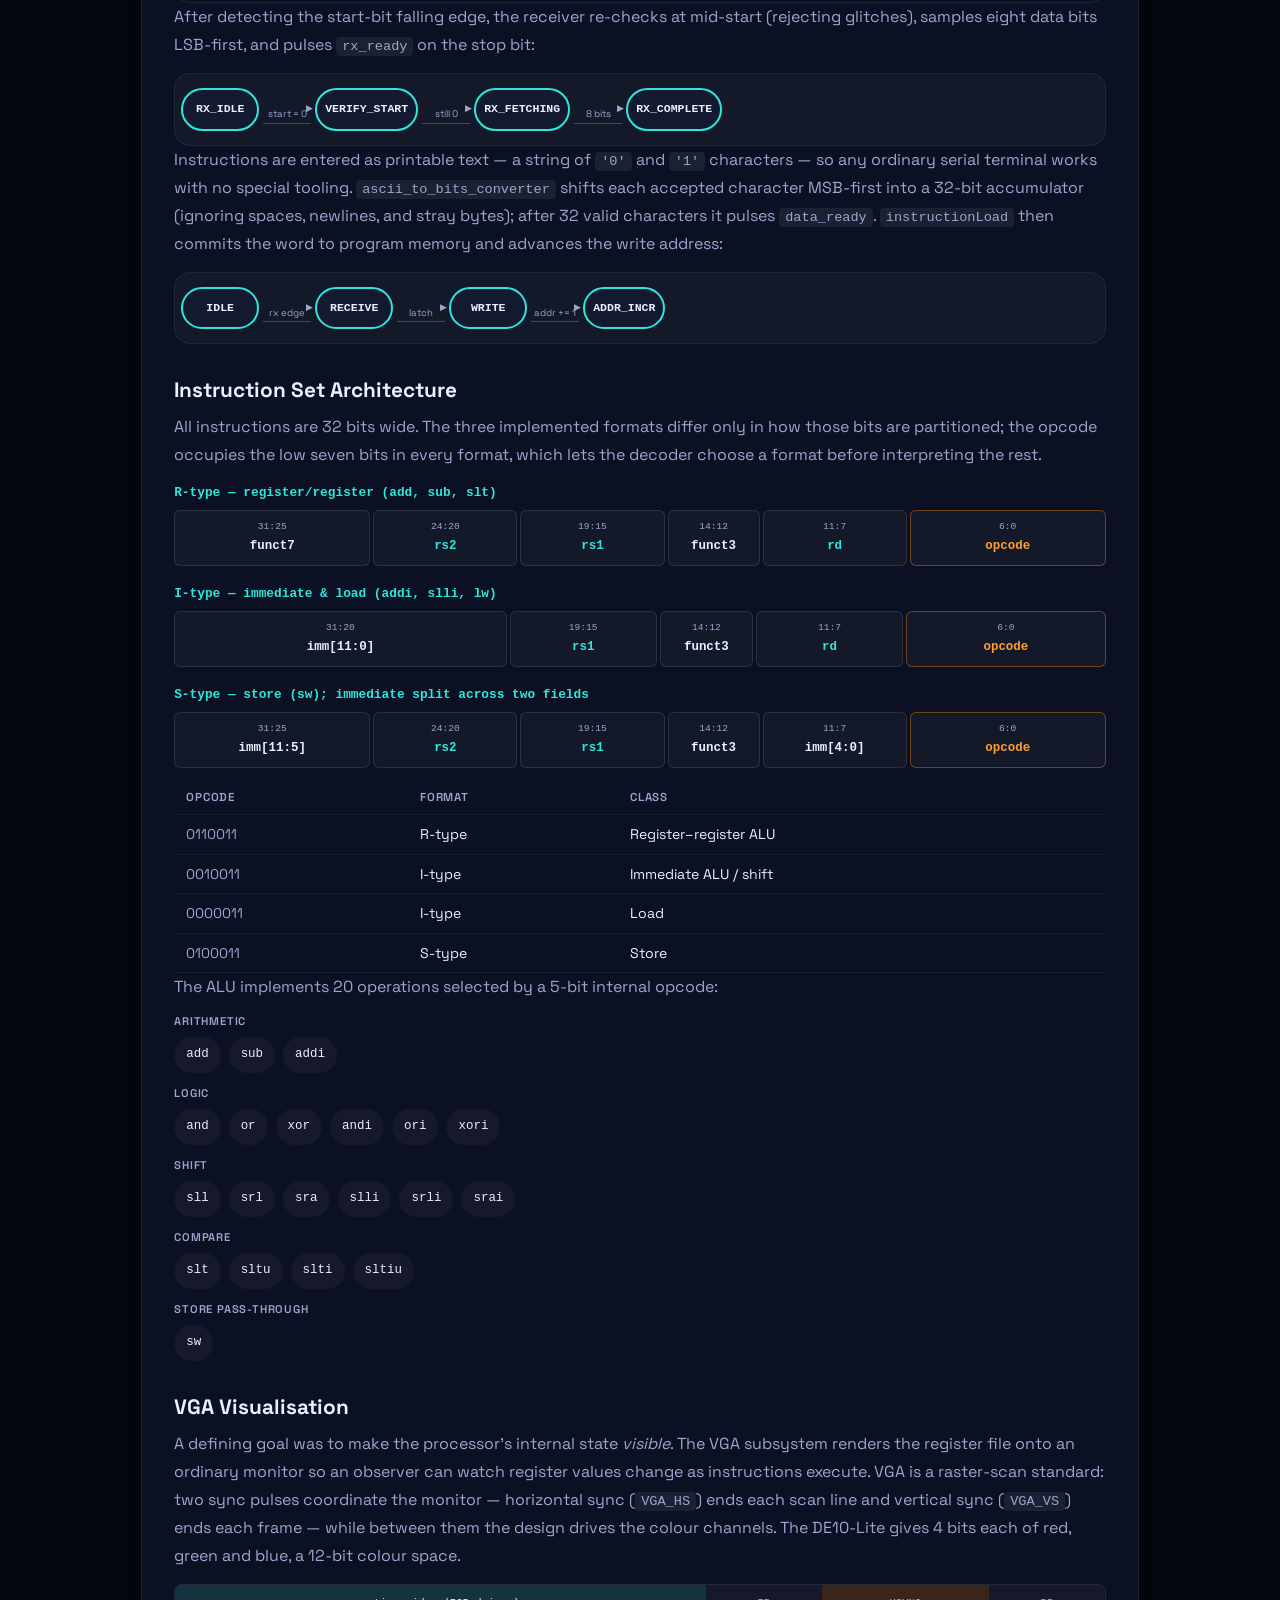
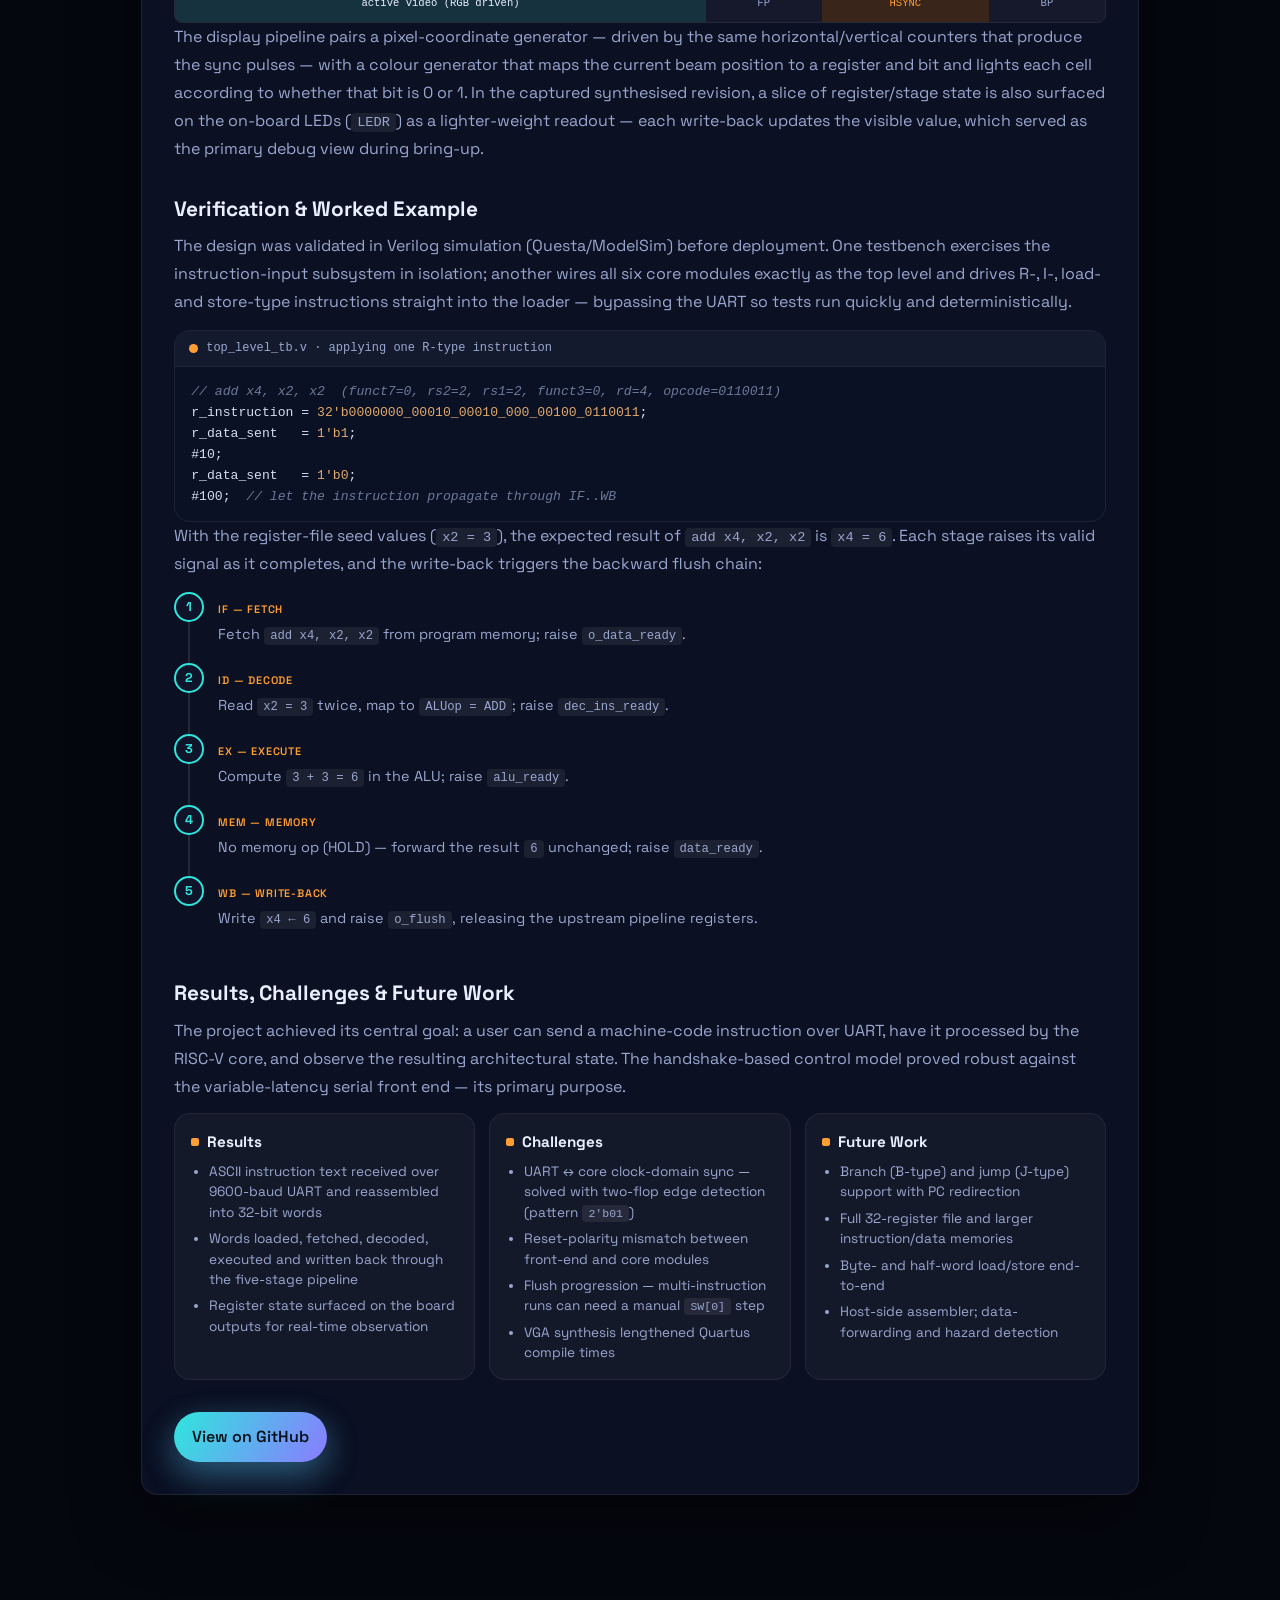
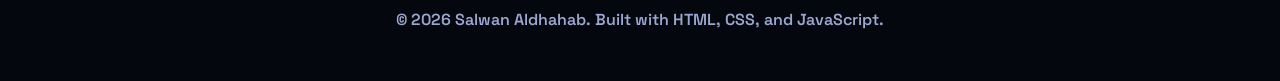
<file: projects/project-2.html>
<!DOCTYPE html>
<html lang="en">
<head>
  <meta charset="UTF-8">
  <meta name="viewport" content="width=device-width, initial-scale=1.0">
  <title>32-bit RISC-V Processor (UART + VGA) — Salwan Aldhahab</title>
  <link rel="preconnect" href="https://fonts.googleapis.com">
  <link rel="preconnect" href="https://fonts.gstatic.com" crossorigin>
  <link href="https://fonts.googleapis.com/css2?family=Space+Grotesk:wght@400;500;600&display=swap" rel="stylesheet">
  <link rel="icon" type="image/png" href="../images/website-icon.png" sizes="32x32">
  <link rel="stylesheet" href="../styles.css">
</head>
<body>
  <header class="page-header">
    <div class="nav-shell">
      <div class="logo">
        <img src="../images/profile.jpg" alt="Salwan Aldhahab headshot">
        <div class="logo__text">
          <span class="logo__name">Salwan Aldhahab</span>
          <span class="logo__subtitle">Hardware &amp; Software Engineer</span>
        </div>
      </div>
      <nav class="nav">
        <a href="../index.html#home">Home</a>
        <a href="../index.html#about">About</a>
        <a href="../index.html#projects">Projects</a>
        <a href="../index.html#contact">Contact</a>
      </nav>
    </div>
  </header>

  <div class="project-page">

    <div class="project-hero">
      <a href="../index.html#projects" class="back-link">← Back to projects</a>
      <p class="eyebrow">Project 02 · Digital Systems / FPGA</p>
      <h1>32-bit RISC-V Processor (UART + VGA)</h1>
      <p class="lede">A custom RV32I CPU on the DE10-Lite (Intel MAX 10) FPGA. 32-bit machine-code is streamed live over UART, processed by a five-stage pipeline coupled with explicit valid/flush handshakes, and the resulting register state is rendered in real time on a VGA display.</p>
      <ul class="pill-list">
        <li>Verilog</li>
        <li>RISC-V RV32I</li>
        <li>Intel MAX 10 FPGA</li>
        <li>UART</li>
        <li>VGA</li>
        <li>Quartus / ModelSim</li>
      </ul>
      <p class="eyebrow">EECS 3216 · York University — team project: Salwan Aldhahab, Jessica Buentipo, Quardin Lyttle, Karanpreet Raja</p>
    </div>

    <!-- Animated pipeline hero -->
    <div class="pipeline-hero" aria-hidden="true">
      <div class="pipeline-hero__stage">IF<span>Fetch</span></div>
      <span class="pipeline-hero__sep">▸</span>
      <div class="pipeline-hero__stage">ID<span>Decode</span></div>
      <span class="pipeline-hero__sep">▸</span>
      <div class="pipeline-hero__stage">EX<span>Execute</span></div>
      <span class="pipeline-hero__sep">▸</span>
      <div class="pipeline-hero__stage">MEM<span>Memory</span></div>
      <span class="pipeline-hero__sep">▸</span>
      <div class="pipeline-hero__stage">WB<span>Write-back</span></div>
    </div>

    <div class="section project-body">

      <!-- System Overview -->
      <div>
        <h2>System Overview</h2>
        <p>Instead of fixing a program in memory at synthesis time, the user streams 32-bit machine-code words from a host computer over a serial link — the processor loads each into program memory on the fly. The five-stage pipeline then fetches, decodes, executes, accesses memory, and writes back, while the architectural state (the register file) is surfaced for real-time observation. This makes an otherwise invisible datapath something an observer can watch as computation proceeds.</p>

        <div class="arch-diagram">
          <div class="arch-node arch-node--acquisition">
            <span class="arch-node__title">Host PC</span>
            <span class="arch-node__label">serial terminal</span>
          </div>
          <div class="arch-arrow">
            <span class="arch-arrow__label">UART<br>ASCII bits</span>
            <div class="arch-arrow__line"></div>
          </div>
          <div class="arch-node">
            <span class="arch-node__title">serial_comm</span>
            <span class="arch-node__label">UART RX/TX</span>
          </div>
          <div class="arch-arrow">
            <span class="arch-arrow__label">byte</span>
            <div class="arch-arrow__line"></div>
          </div>
          <div class="arch-node">
            <span class="arch-node__title">ascii → bits</span>
            <span class="arch-node__label">32-bit word</span>
          </div>
          <div class="arch-arrow">
            <span class="arch-arrow__label">load</span>
            <div class="arch-arrow__line"></div>
          </div>
          <div class="arch-node">
            <span class="arch-node__title">IF · ID · EX · MEM · WB</span>
            <span class="arch-node__label">5-stage pipeline</span>
          </div>
          <div class="arch-arrow">
            <span class="arch-arrow__label">state</span>
            <div class="arch-arrow__line"></div>
          </div>
          <div class="arch-node arch-node--visualisation">
            <span class="arch-node__title">VGA / LEDR</span>
            <span class="arch-node__label">register view</span>
          </div>
        </div>

        <div class="metric-grid">
          <div class="metric">
            <span class="metric__value">50 MHz</span>
            <span class="metric__label">System clock</span>
          </div>
          <div class="metric">
            <span class="metric__value">5</span>
            <span class="metric__label">Pipeline stages</span>
          </div>
          <div class="metric">
            <span class="metric__value">20</span>
            <span class="metric__label">ALU operations</span>
          </div>
          <div class="metric">
            <span class="metric__value">9600</span>
            <span class="metric__label">UART baud</span>
          </div>
          <div class="metric">
            <span class="metric__value">RV32I</span>
            <span class="metric__label">Base ISA</span>
          </div>
          <div class="metric">
            <span class="metric__value">16×</span>
            <span class="metric__label">UART oversampling</span>
          </div>
        </div>

        <div class="table-wrap"><table class="spec-table">
          <thead>
            <tr><th>Tool / Technology</th><th>Role in the project</th></tr>
          </thead>
          <tbody>
            <tr><td>Intel Quartus Prime Lite</td><td>Synthesis, place-and-route, bitstream generation</td></tr>
            <tr><td>Questa / ModelSim</td><td>RTL simulation and waveform inspection</td></tr>
            <tr><td>Verilog HDL</td><td>Hardware description for all modules</td></tr>
            <tr><td>DE10-Lite (Intel MAX 10)</td><td>Target FPGA development board</td></tr>
            <tr><td>USB-to-UART converter</td><td>Serial bridge between host PC and FPGA</td></tr>
          </tbody>
        </table></div>
      </div>

      <!-- Hardware Platform -->
      <div>
        <h2>Hardware Platform — DE10-Lite</h2>
        <p>The design targets the Terasic DE10-Lite, built around an Intel MAX 10 (<code>10M50DAF484C7G</code>). All sequential logic runs on the single 50 MHz board clock; the UART derives its own oversampled bit-clock from it with a counter, so no PLL is needed for the core. Reset is taken from <code>KEY[0]</code>.</p>

        <div class="table-wrap"><table class="spec-table">
          <thead>
            <tr><th>Resource</th><th>Signal</th><th>Use</th></tr>
          </thead>
          <tbody>
            <tr><td>50 MHz clock</td><td>MAX10_CLK1_50</td><td>System clock for all logic</td></tr>
            <tr><td>Push-button 0</td><td>KEY[0]</td><td>Active-low reset</td></tr>
            <tr><td>Slide switch 0</td><td>SW[0]</td><td>Manual flush / single-step into IF</td></tr>
            <tr><td>GPIO pin 2</td><td>GPIO[2]</td><td>UART receive (RX) from host</td></tr>
            <tr><td>GPIO pin 1</td><td>GPIO[1]</td><td>UART transmit (TX) to host</td></tr>
            <tr><td>Red LEDs</td><td>LEDR[9:0]</td><td>Debug / register-state readout</td></tr>
            <tr><td>VGA connector</td><td>VGA_R/G/B, HS, VS</td><td>Register-state visualisation</td></tr>
          </tbody>
        </table></div>

        <p>One integration subtlety: the front-end peripherals (UART, ASCII converter) reset on a positive edge while the core modules reset on a negative edge, so the top level forms complementary <code>reset</code> / <code>negReset</code> signals — a reset-polarity split that was a recurring source of subtle bugs.</p>
      </div>

      <!-- Pipeline & Control Model -->
      <div>
        <h2>Pipeline &amp; Control Model</h2>
        <p>The core is a five-stage datapath with a pipeline register between each pair of stages. Rather than a textbook lock-step pipeline — which assumes every stage finishes in one cycle and instructions arrive continuously — each stage is a multi-cycle finite-state machine, and adjacent stages are coupled by an explicit handshake. This trades some throughput for robustness against a variable-latency, 9600-baud serial front end.</p>

        <div class="arch-diagram">
          <div class="arch-node arch-node--acquisition">
            <span class="arch-node__title">IF</span>
            <span class="arch-node__label">fetch</span>
          </div>
          <div class="arch-arrow"><span class="arch-arrow__label">IF/ID</span><div class="arch-arrow__line"></div></div>
          <div class="arch-node">
            <span class="arch-node__title">ID</span>
            <span class="arch-node__label">decode</span>
          </div>
          <div class="arch-arrow"><span class="arch-arrow__label">ID/EX</span><div class="arch-arrow__line"></div></div>
          <div class="arch-node">
            <span class="arch-node__title">EX</span>
            <span class="arch-node__label">ALU</span>
          </div>
          <div class="arch-arrow"><span class="arch-arrow__label">EX/MEM</span><div class="arch-arrow__line"></div></div>
          <div class="arch-node">
            <span class="arch-node__title">MEM</span>
            <span class="arch-node__label">data</span>
          </div>
          <div class="arch-arrow"><span class="arch-arrow__label">MEM/WB</span><div class="arch-arrow__line"></div></div>
          <div class="arch-node arch-node--visualisation">
            <span class="arch-node__title">WB</span>
            <span class="arch-node__label">register file</span>
          </div>
        </div>

        <p>Every stage announces when its output register is <strong>occupied</strong> (valid) and waits for a <strong>flush</strong> from the downstream stage before accepting new work. The flush propagates upstream as backpressure: the register file flushes MEM, MEM flushes EX, EX flushes ID, and ID flushes IF.</p>

        <div class="handshake" aria-hidden="true">
          <div class="handshake__row handshake__row--valid">
            <span class="handshake__tag">valid →</span>
            <div class="handshake__line"></div>
          </div>
          <div class="handshake__stages">
            <div class="handshake__stage">IF</div>
            <div class="handshake__stage">ID</div>
            <div class="handshake__stage">EX</div>
            <div class="handshake__stage">MEM</div>
            <div class="handshake__stage">WB</div>
          </div>
          <div class="handshake__row handshake__row--flush">
            <span class="handshake__tag">← flush</span>
            <div class="handshake__line"></div>
          </div>
        </div>

        <ol class="dsp-pipeline">
          <li class="dsp-stage">
            <span class="dsp-stage__num">1</span>
            <div class="dsp-stage__body">
              <span class="dsp-stage__name">IF — Instruction Fetch</span>
              <span class="dsp-stage__desc">Owns the writable 8-slot program memory and the program counter. A <code>r_avail_instructions</code> interlock stops the PC fetching past the last loaded word; coordinates four cooperating FSMs.</span>
            </div>
          </li>
          <li class="dsp-stage">
            <span class="dsp-stage__num">2</span>
            <div class="dsp-stage__body">
              <span class="dsp-stage__name">ID — Instruction Decode</span>
              <span class="dsp-stage__desc">Slices opcode/rs1/rs2/rd/funct fields, reads operands from the register file (async ports), and maps the operation to a 5-bit internal ALU opcode.</span>
            </div>
          </li>
          <li class="dsp-stage">
            <span class="dsp-stage__num">3</span>
            <div class="dsp-stage__body">
              <span class="dsp-stage__name">EX — Execute</span>
              <span class="dsp-stage__desc">A 20-operation ALU computes the result or an effective address. Signed compares/arithmetic shifts use <code>$signed</code>; shift amounts masked to 5 bits per the RISC-V spec.</span>
            </div>
          </li>
          <li class="dsp-stage">
            <span class="dsp-stage__num">4</span>
            <div class="dsp-stage__body">
              <span class="dsp-stage__name">MEM — Memory Access</span>
              <span class="dsp-stage__desc">A five-state FSM branches on {mem_write, mem_read}: load reads, store writes, non-memory instructions hold the ALU result for write-back.</span>
            </div>
          </li>
          <li class="dsp-stage">
            <span class="dsp-stage__num">5</span>
            <div class="dsp-stage__body">
              <span class="dsp-stage__name">WB — Write-Back</span>
              <span class="dsp-stage__desc">Commits the result into the destination register. Asynchronous read ports make a written value visible to the decoder on the very next read, and the final flush closes the backpressure chain.</span>
            </div>
          </li>
        </ol>
      </div>

      <!-- UART & Instruction Input -->
      <div>
        <h2>UART &amp; Instruction Input</h2>
        <p>The <code>serial_comm</code> module is the processor's window onto the outside world — a standard 8-N-1 UART running at 16× oversampling so it can locate the centre of each bit cell. A counter divides the 50 MHz clock down to that oversampling tick:</p>

        <div class="code-block">
          <div class="code-block__header">
            <span class="code-block__dot"></span>
            serial_comm.v · oversampling divider
          </div>
          <pre><code><span class="tok-com">// 16x oversampling tick from the 50 MHz reference</span>
CLK_DIV = SYS_CLK / (OVER_SAMPLING * BAUD_RATE)
        = 50,000,000 / (16 * 9600)  <span class="tok-com">// ≈ 325</span></code></pre>
        </div>

        <p>After detecting the start-bit falling edge, the receiver re-checks at mid-start (rejecting glitches), samples eight data bits LSB-first, and pulses <code>rx_ready</code> on the stop bit:</p>

        <div class="fsm" aria-hidden="true">
          <div class="fsm__state">RX_IDLE</div>
          <div class="fsm__arrow"><span>start = 0</span></div>
          <div class="fsm__state">VERIFY_START</div>
          <div class="fsm__arrow"><span>still 0</span></div>
          <div class="fsm__state">RX_FETCHING</div>
          <div class="fsm__arrow"><span>8 bits</span></div>
          <div class="fsm__state">RX_COMPLETE</div>
        </div>

        <p>Instructions are entered as printable text — a string of <code>'0'</code> and <code>'1'</code> characters — so any ordinary serial terminal works with no special tooling. <code>ascii_to_bits_converter</code> shifts each accepted character MSB-first into a 32-bit accumulator (ignoring spaces, newlines, and stray bytes); after 32 valid characters it pulses <code>data_ready</code>. <code>instructionLoad</code> then commits the word to program memory and advances the write address:</p>

        <div class="fsm" aria-hidden="true">
          <div class="fsm__state">IDLE</div>
          <div class="fsm__arrow"><span>rx edge</span></div>
          <div class="fsm__state">RECEIVE</div>
          <div class="fsm__arrow"><span>latch</span></div>
          <div class="fsm__state">WRITE</div>
          <div class="fsm__arrow"><span>addr += 1</span></div>
          <div class="fsm__state">ADDR_INCR</div>
        </div>
      </div>

      <!-- Instruction Set Architecture -->
      <div>
        <h2>Instruction Set Architecture</h2>
        <p>All instructions are 32 bits wide. The three implemented formats differ only in how those bits are partitioned; the opcode occupies the low seven bits in every format, which lets the decoder choose a format before interpreting the rest.</p>

        <div class="bitfield">
          <div class="bitfield__label">R-type — register/register (add, sub, slt)</div>
          <div class="bitfield__row">
            <div class="bitfield__seg" style="flex:7"><span class="bitfield__bits">31:25</span><span class="bitfield__name">funct7</span></div>
            <div class="bitfield__seg bitfield__seg--reg" style="flex:5"><span class="bitfield__bits">24:20</span><span class="bitfield__name">rs2</span></div>
            <div class="bitfield__seg bitfield__seg--reg" style="flex:5"><span class="bitfield__bits">19:15</span><span class="bitfield__name">rs1</span></div>
            <div class="bitfield__seg" style="flex:3"><span class="bitfield__bits">14:12</span><span class="bitfield__name">funct3</span></div>
            <div class="bitfield__seg bitfield__seg--reg" style="flex:5"><span class="bitfield__bits">11:7</span><span class="bitfield__name">rd</span></div>
            <div class="bitfield__seg bitfield__seg--op" style="flex:7"><span class="bitfield__bits">6:0</span><span class="bitfield__name">opcode</span></div>
          </div>
        </div>

        <div class="bitfield">
          <div class="bitfield__label">I-type — immediate &amp; load (addi, slli, lw)</div>
          <div class="bitfield__row">
            <div class="bitfield__seg" style="flex:12"><span class="bitfield__bits">31:20</span><span class="bitfield__name">imm[11:0]</span></div>
            <div class="bitfield__seg bitfield__seg--reg" style="flex:5"><span class="bitfield__bits">19:15</span><span class="bitfield__name">rs1</span></div>
            <div class="bitfield__seg" style="flex:3"><span class="bitfield__bits">14:12</span><span class="bitfield__name">funct3</span></div>
            <div class="bitfield__seg bitfield__seg--reg" style="flex:5"><span class="bitfield__bits">11:7</span><span class="bitfield__name">rd</span></div>
            <div class="bitfield__seg bitfield__seg--op" style="flex:7"><span class="bitfield__bits">6:0</span><span class="bitfield__name">opcode</span></div>
          </div>
        </div>

        <div class="bitfield">
          <div class="bitfield__label">S-type — store (sw); immediate split across two fields</div>
          <div class="bitfield__row">
            <div class="bitfield__seg" style="flex:7"><span class="bitfield__bits">31:25</span><span class="bitfield__name">imm[11:5]</span></div>
            <div class="bitfield__seg bitfield__seg--reg" style="flex:5"><span class="bitfield__bits">24:20</span><span class="bitfield__name">rs2</span></div>
            <div class="bitfield__seg bitfield__seg--reg" style="flex:5"><span class="bitfield__bits">19:15</span><span class="bitfield__name">rs1</span></div>
            <div class="bitfield__seg" style="flex:3"><span class="bitfield__bits">14:12</span><span class="bitfield__name">funct3</span></div>
            <div class="bitfield__seg" style="flex:5"><span class="bitfield__bits">11:7</span><span class="bitfield__name">imm[4:0]</span></div>
            <div class="bitfield__seg bitfield__seg--op" style="flex:7"><span class="bitfield__bits">6:0</span><span class="bitfield__name">opcode</span></div>
          </div>
        </div>

        <div class="table-wrap"><table class="spec-table">
          <thead>
            <tr><th>Opcode</th><th>Format</th><th>Class</th></tr>
          </thead>
          <tbody>
            <tr><td>0110011</td><td>R-type</td><td>Register–register ALU</td></tr>
            <tr><td>0010011</td><td>I-type</td><td>Immediate ALU / shift</td></tr>
            <tr><td>0000011</td><td>I-type</td><td>Load</td></tr>
            <tr><td>0100011</td><td>S-type</td><td>Store</td></tr>
          </tbody>
        </table></div>

        <p>The ALU implements 20 operations selected by a 5-bit internal opcode:</p>
        <div class="op-group">
          <div class="op-group__label">Arithmetic</div>
          <ul class="pill-list"><li>add</li><li>sub</li><li>addi</li></ul>
        </div>
        <div class="op-group">
          <div class="op-group__label">Logic</div>
          <ul class="pill-list"><li>and</li><li>or</li><li>xor</li><li>andi</li><li>ori</li><li>xori</li></ul>
        </div>
        <div class="op-group">
          <div class="op-group__label">Shift</div>
          <ul class="pill-list"><li>sll</li><li>srl</li><li>sra</li><li>slli</li><li>srli</li><li>srai</li></ul>
        </div>
        <div class="op-group">
          <div class="op-group__label">Compare</div>
          <ul class="pill-list"><li>slt</li><li>sltu</li><li>slti</li><li>sltiu</li></ul>
        </div>
        <div class="op-group">
          <div class="op-group__label">Store pass-through</div>
          <ul class="pill-list"><li>sw</li></ul>
        </div>
      </div>

      <!-- VGA Visualisation -->
      <div>
        <h2>VGA Visualisation</h2>
        <p>A defining goal was to make the processor's internal state <em>visible</em>. The VGA subsystem renders the register file onto an ordinary monitor so an observer can watch register values change as instructions execute. VGA is a raster-scan standard: two sync pulses coordinate the monitor — horizontal sync (<code>VGA_HS</code>) ends each scan line and vertical sync (<code>VGA_VS</code>) ends each frame — while between them the design drives the colour channels. The DE10-Lite gives 4 bits each of red, green and blue, a 12-bit colour space.</p>

        <div class="vga-scanline" aria-hidden="true">
          <div class="vga-active">active video (RGB driven)</div>
          <div class="vga-fp">FP</div>
          <div class="vga-sync">HSYNC</div>
          <div class="vga-bp">BP</div>
        </div>

        <p>The display pipeline pairs a pixel-coordinate generator — driven by the same horizontal/vertical counters that produce the sync pulses — with a colour generator that maps the current beam position to a register and bit and lights each cell according to whether that bit is 0 or 1. In the captured synthesised revision, a slice of register/stage state is also surfaced on the on-board LEDs (<code>LEDR</code>) as a lighter-weight readout — each write-back updates the visible value, which served as the primary debug view during bring-up.</p>
      </div>

      <!-- Verification & worked example -->
      <div>
        <h2>Verification &amp; Worked Example</h2>
        <p>The design was validated in Verilog simulation (Questa/ModelSim) before deployment. One testbench exercises the instruction-input subsystem in isolation; another wires all six core modules exactly as the top level and drives R-, I-, load- and store-type instructions straight into the loader — bypassing the UART so tests run quickly and deterministically.</p>

        <div class="code-block">
          <div class="code-block__header">
            <span class="code-block__dot"></span>
            top_level_tb.v · applying one R-type instruction
          </div>
          <pre><code><span class="tok-com">// add x4, x2, x2  (funct7=0, rs2=2, rs1=2, funct3=0, rd=4, opcode=0110011)</span>
r_instruction = <span class="tok-str">32'b0000000_00010_00010_000_00100_0110011</span>;
r_data_sent   = <span class="tok-str">1'b1</span>;
#10;
r_data_sent   = <span class="tok-str">1'b0</span>;
#100;  <span class="tok-com">// let the instruction propagate through IF..WB</span></code></pre>
        </div>

        <p>With the register-file seed values (<code>x2 = 3</code>), the expected result of <code>add x4, x2, x2</code> is <code>x4 = 6</code>. Each stage raises its valid signal as it completes, and the write-back triggers the backward flush chain:</p>

        <ol class="seq">
          <li class="seq__step">
            <span class="seq__marker"></span>
            <div class="seq__body">
              <span class="seq__actor">IF — Fetch</span>
              <p class="seq__text">Fetch <code>add x4, x2, x2</code> from program memory; raise <code>o_data_ready</code>.</p>
            </div>
          </li>
          <li class="seq__step">
            <span class="seq__marker"></span>
            <div class="seq__body">
              <span class="seq__actor">ID — Decode</span>
              <p class="seq__text">Read <code>x2 = 3</code> twice, map to <code>ALUop = ADD</code>; raise <code>dec_ins_ready</code>.</p>
            </div>
          </li>
          <li class="seq__step">
            <span class="seq__marker"></span>
            <div class="seq__body">
              <span class="seq__actor">EX — Execute</span>
              <p class="seq__text">Compute <code>3 + 3 = 6</code> in the ALU; raise <code>alu_ready</code>.</p>
            </div>
          </li>
          <li class="seq__step">
            <span class="seq__marker"></span>
            <div class="seq__body">
              <span class="seq__actor">MEM — Memory</span>
              <p class="seq__text">No memory op (HOLD) — forward the result <code>6</code> unchanged; raise <code>data_ready</code>.</p>
            </div>
          </li>
          <li class="seq__step">
            <span class="seq__marker"></span>
            <div class="seq__body">
              <span class="seq__actor">WB — Write-Back</span>
              <p class="seq__text">Write <code>x4 ← 6</code> and raise <code>o_flush</code>, releasing the upstream pipeline registers.</p>
            </div>
          </li>
        </ol>
      </div>

      <!-- Results, challenges & future work -->
      <div>
        <h2>Results, Challenges &amp; Future Work</h2>
        <p>The project achieved its central goal: a user can send a machine-code instruction over UART, have it processed by the RISC-V core, and observe the resulting architectural state. The handshake-based control model proved robust against the variable-latency serial front end — its primary purpose.</p>

        <div class="future-grid">
          <div class="future-card">
            <h3>Results</h3>
            <ul>
              <li>ASCII instruction text received over 9600-baud UART and reassembled into 32-bit words</li>
              <li>Words loaded, fetched, decoded, executed and written back through the five-stage pipeline</li>
              <li>Register state surfaced on the board outputs for real-time observation</li>
            </ul>
          </div>
          <div class="future-card">
            <h3>Challenges</h3>
            <ul>
              <li>UART ↔ core clock-domain sync — solved with two-flop edge detection (pattern <code>2'b01</code>)</li>
              <li>Reset-polarity mismatch between front-end and core modules</li>
              <li>Flush progression — multi-instruction runs can need a manual <code>SW[0]</code> step</li>
              <li>VGA synthesis lengthened Quartus compile times</li>
            </ul>
          </div>
          <div class="future-card">
            <h3>Future Work</h3>
            <ul>
              <li>Branch (B-type) and jump (J-type) support with PC redirection</li>
              <li>Full 32-register file and larger instruction/data memories</li>
              <li>Byte- and half-word load/store end-to-end</li>
              <li>Host-side assembler; data-forwarding and hazard detection</li>
            </ul>
          </div>
        </div>
      </div>

      <div class="project-links">
        <a href="https://github.com/salwan-aldhahab/De10-32-bit-RISC-V-Processor-with-UART-and-VGA" class="btn" target="_blank" rel="noopener noreferrer">View on GitHub</a>
      </div>

    </div>
  </div>

  <footer class="footer">
    <p>&copy; <span id="year"></span> Salwan Aldhahab. Built with HTML, CSS, and JavaScript.</p>
  </footer>

  <script src="../script.js" defer></script>
</body>
</html>
</file>
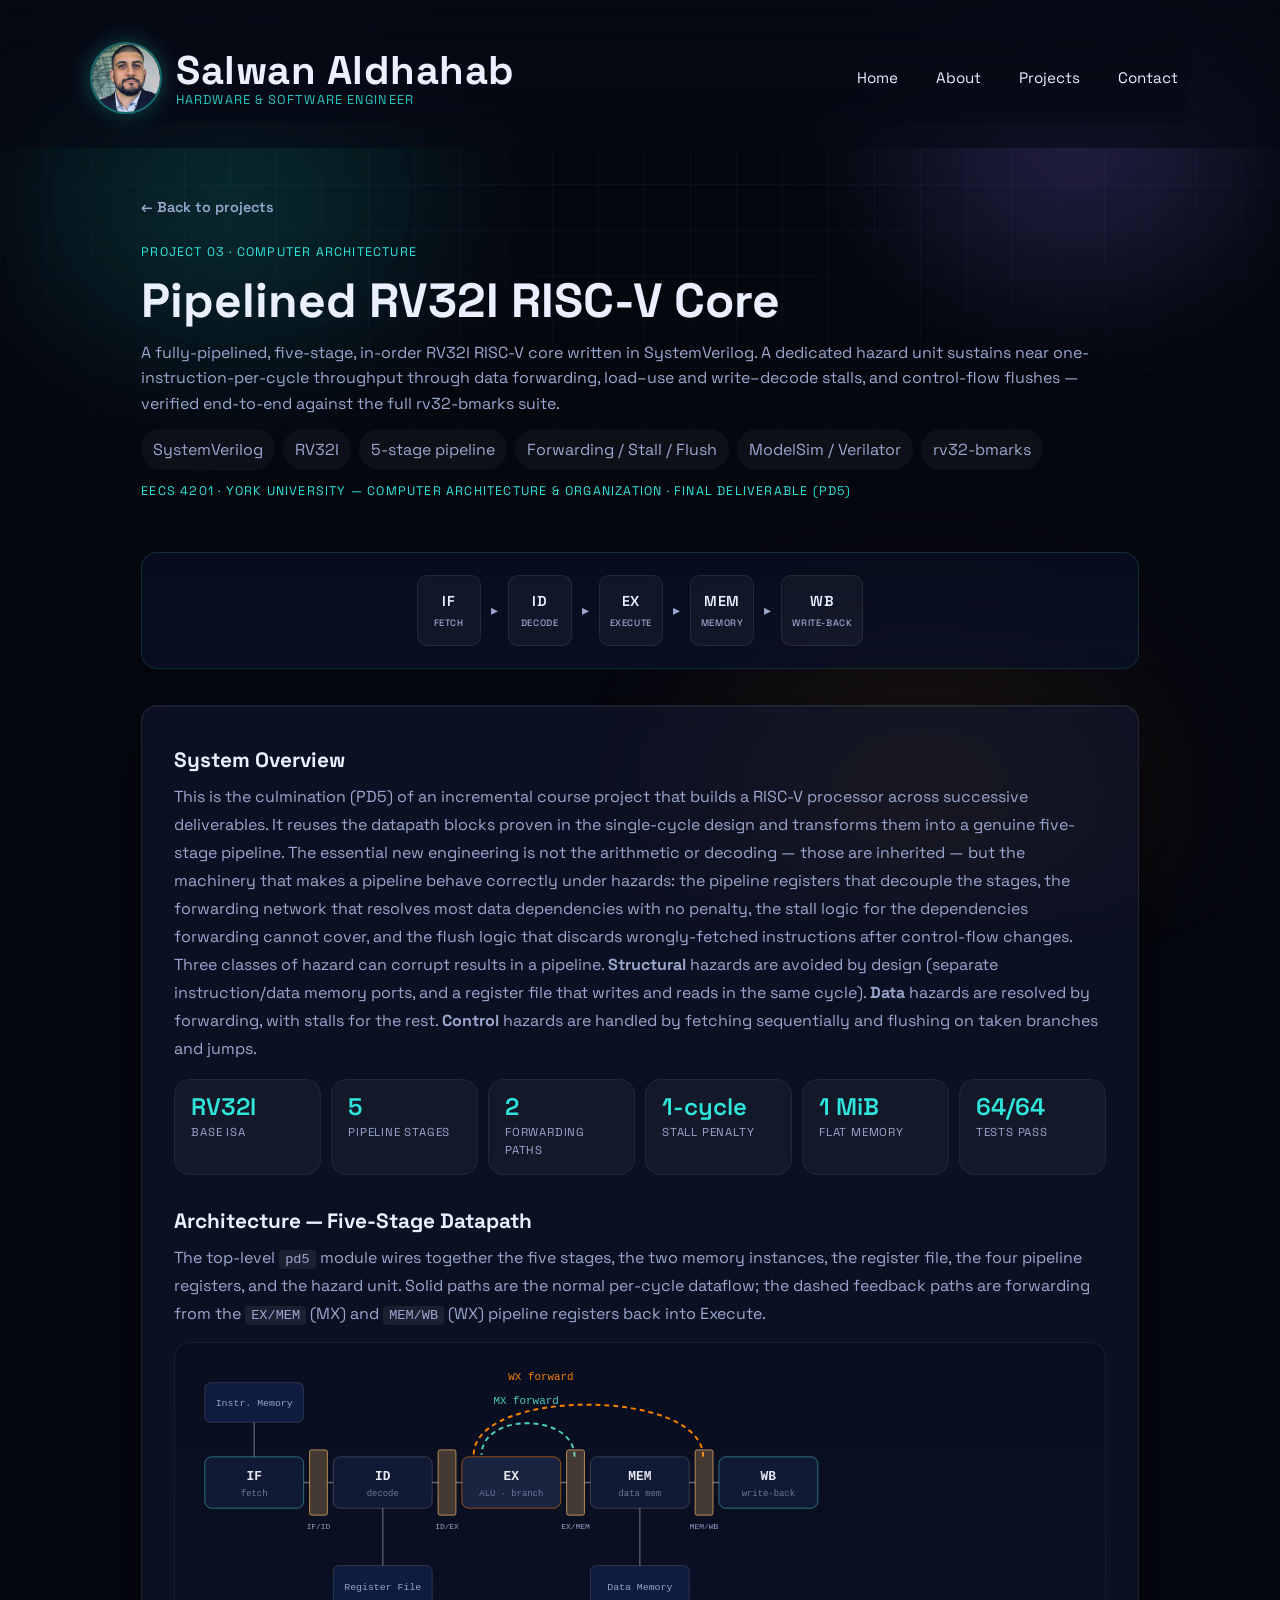
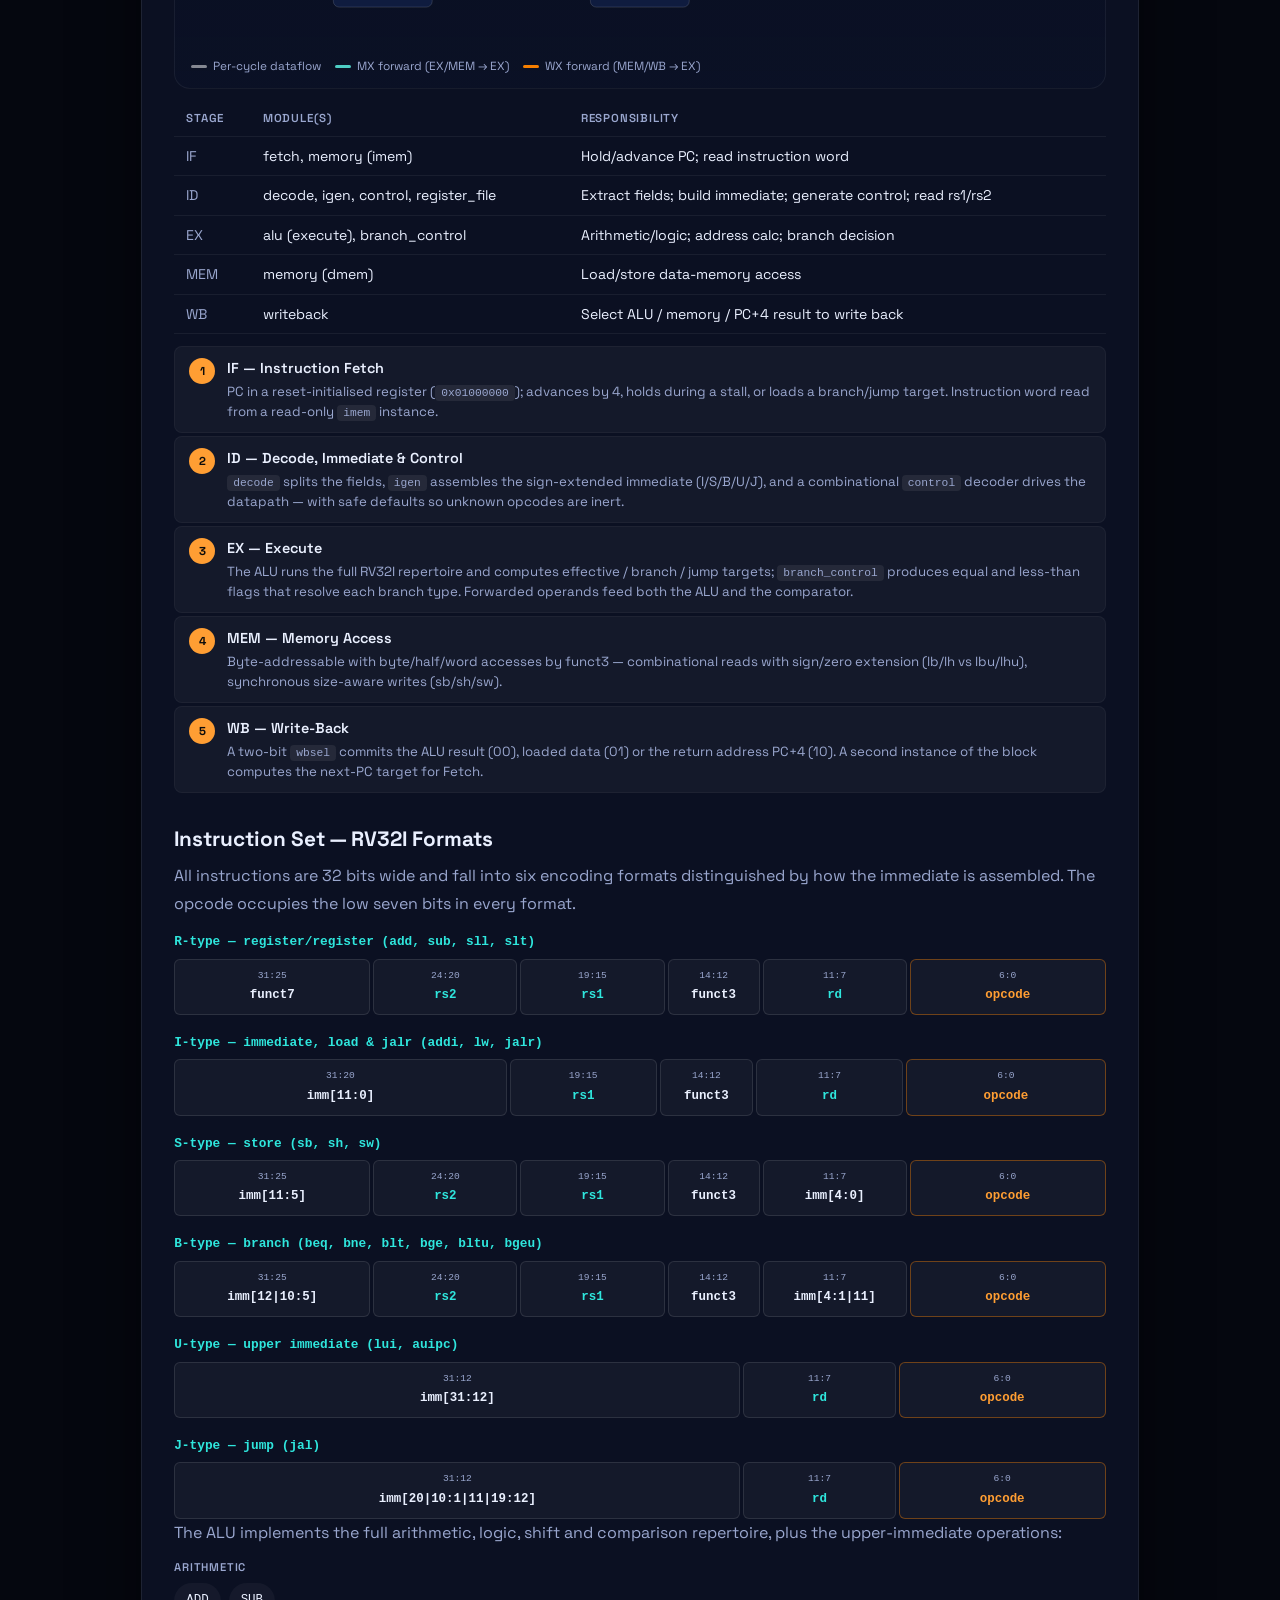
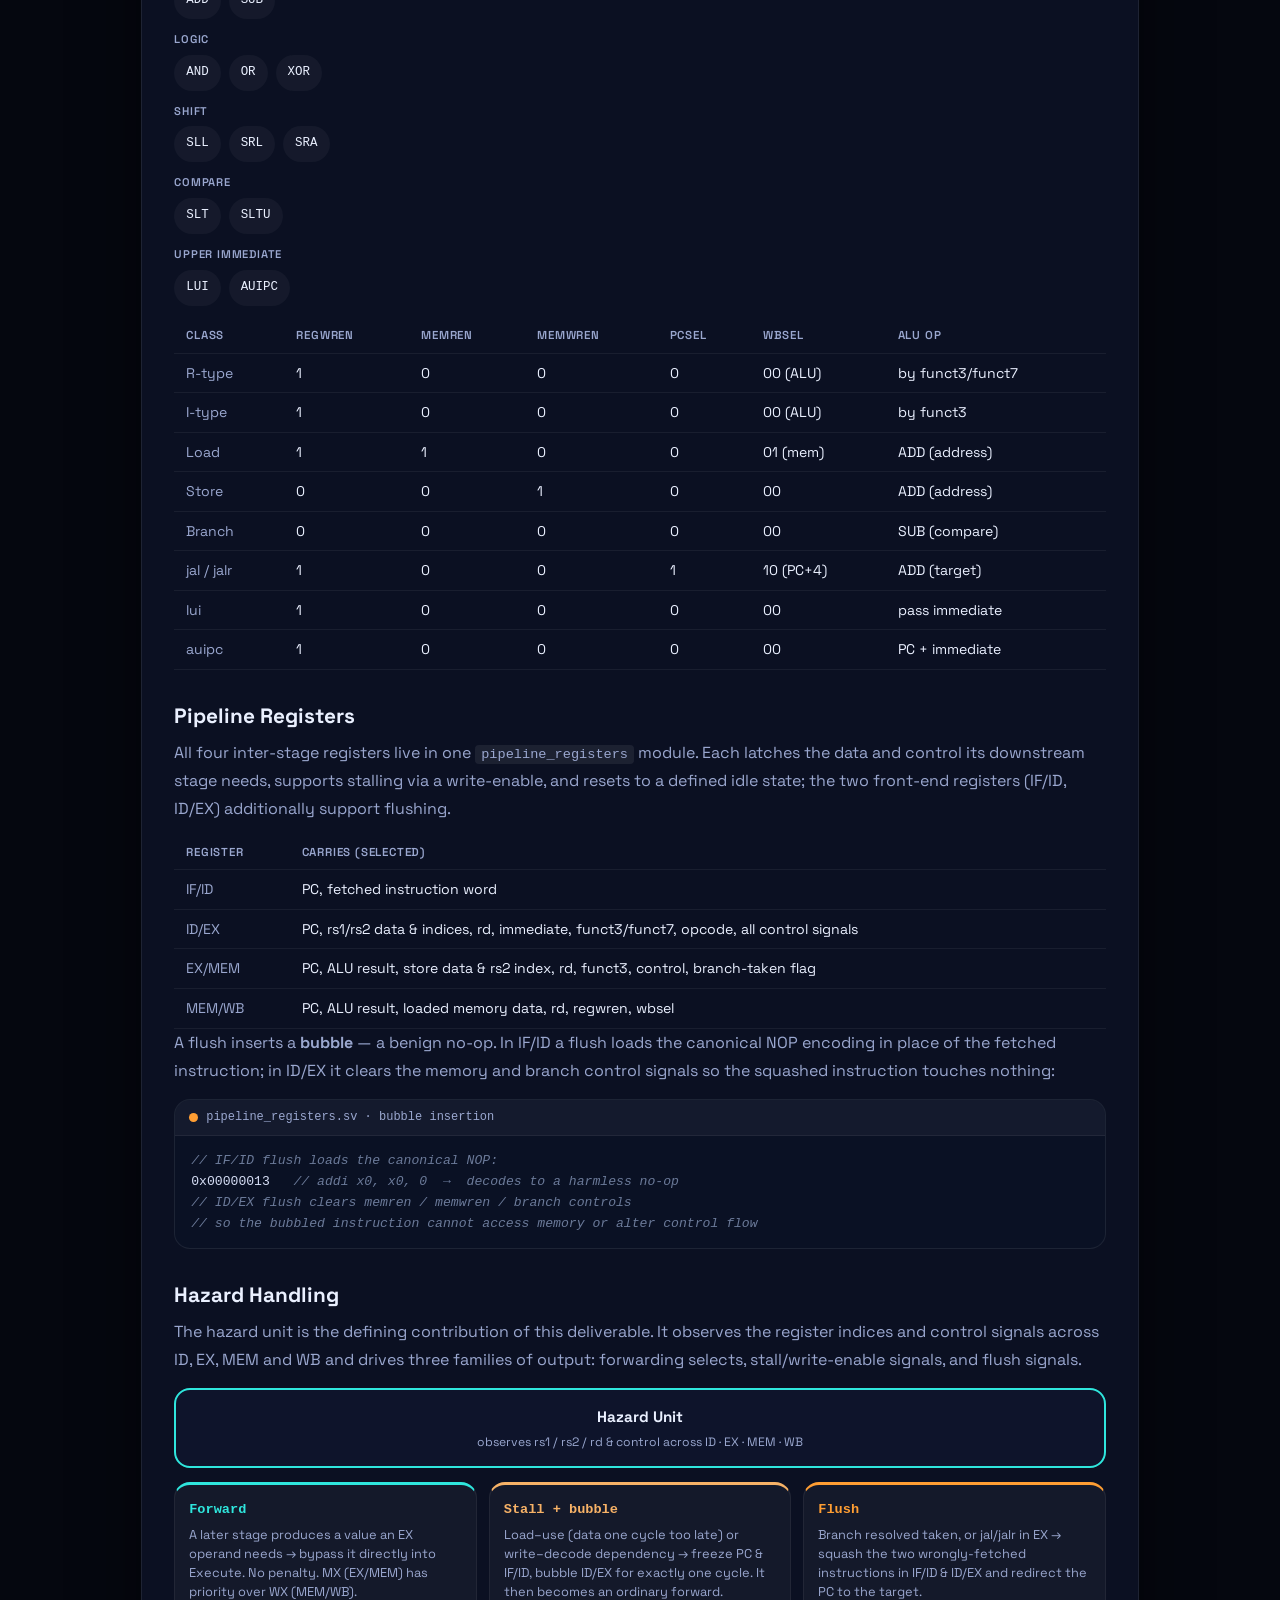
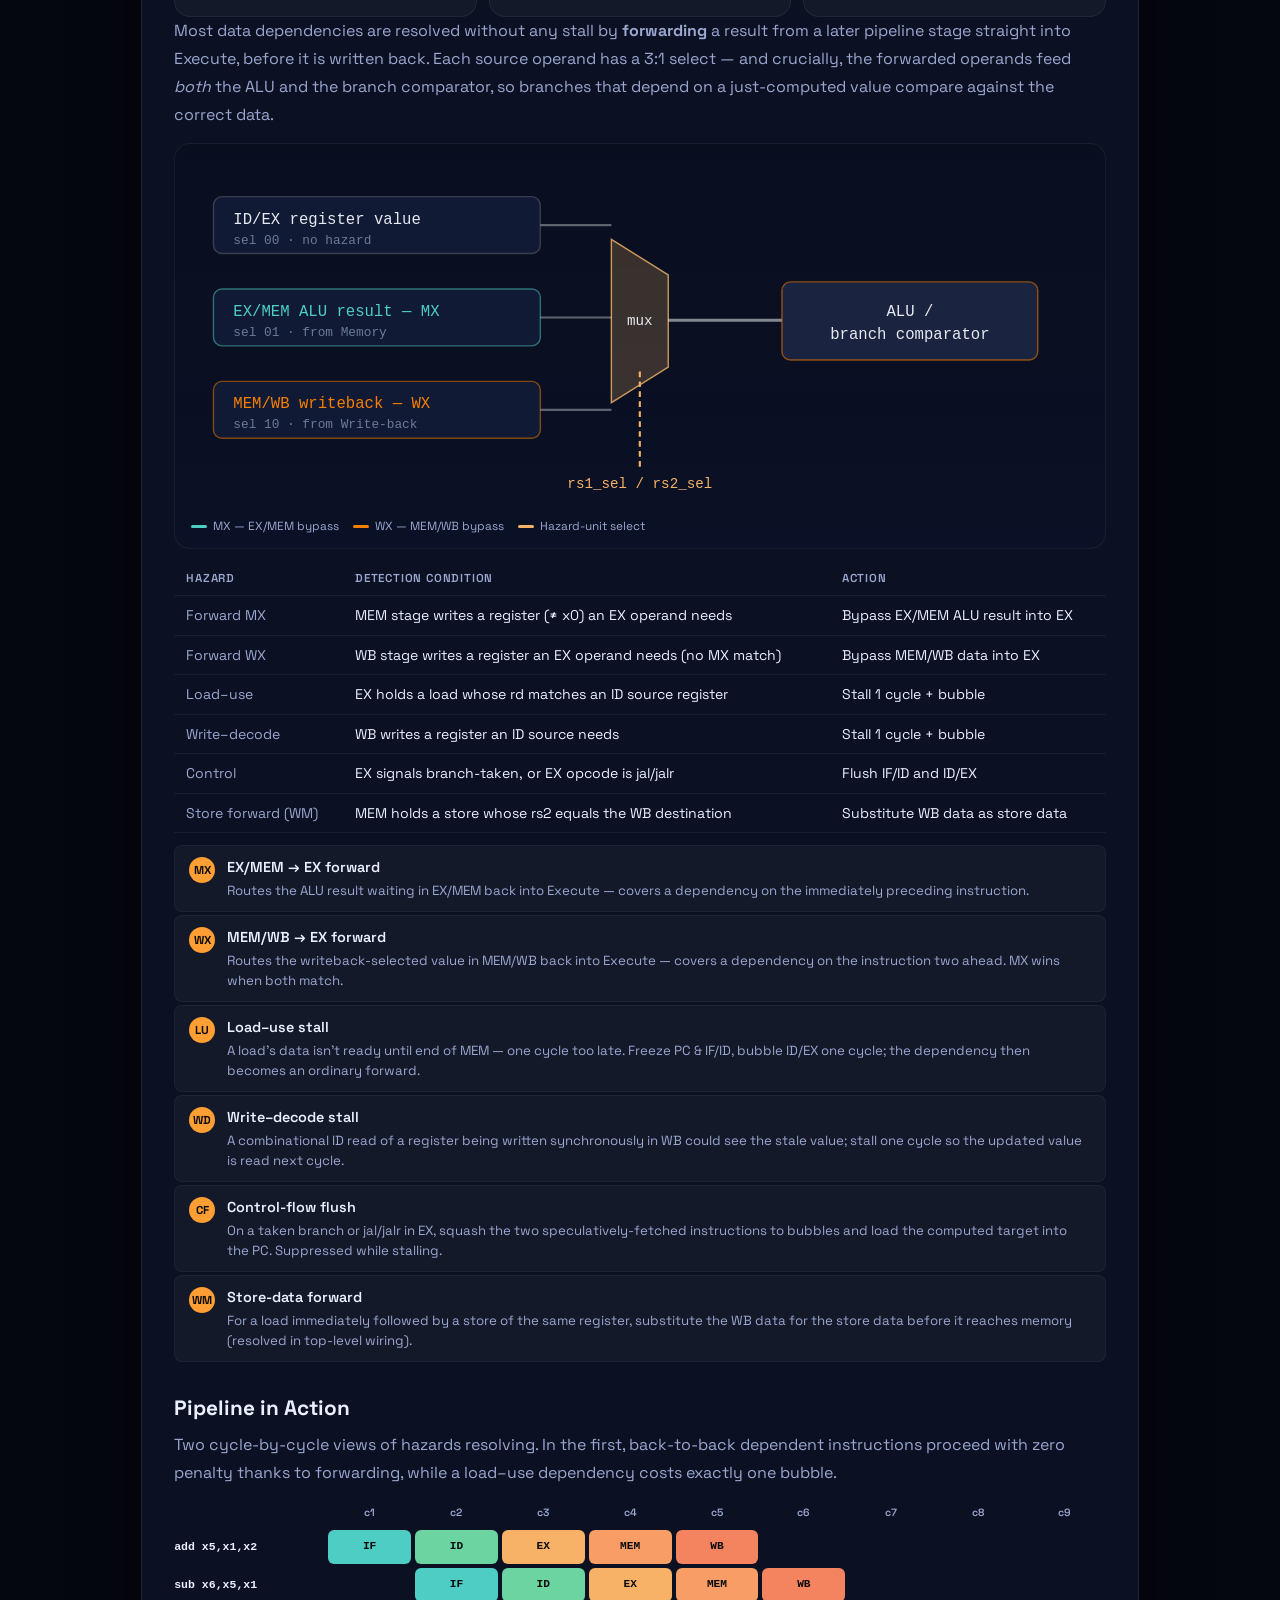
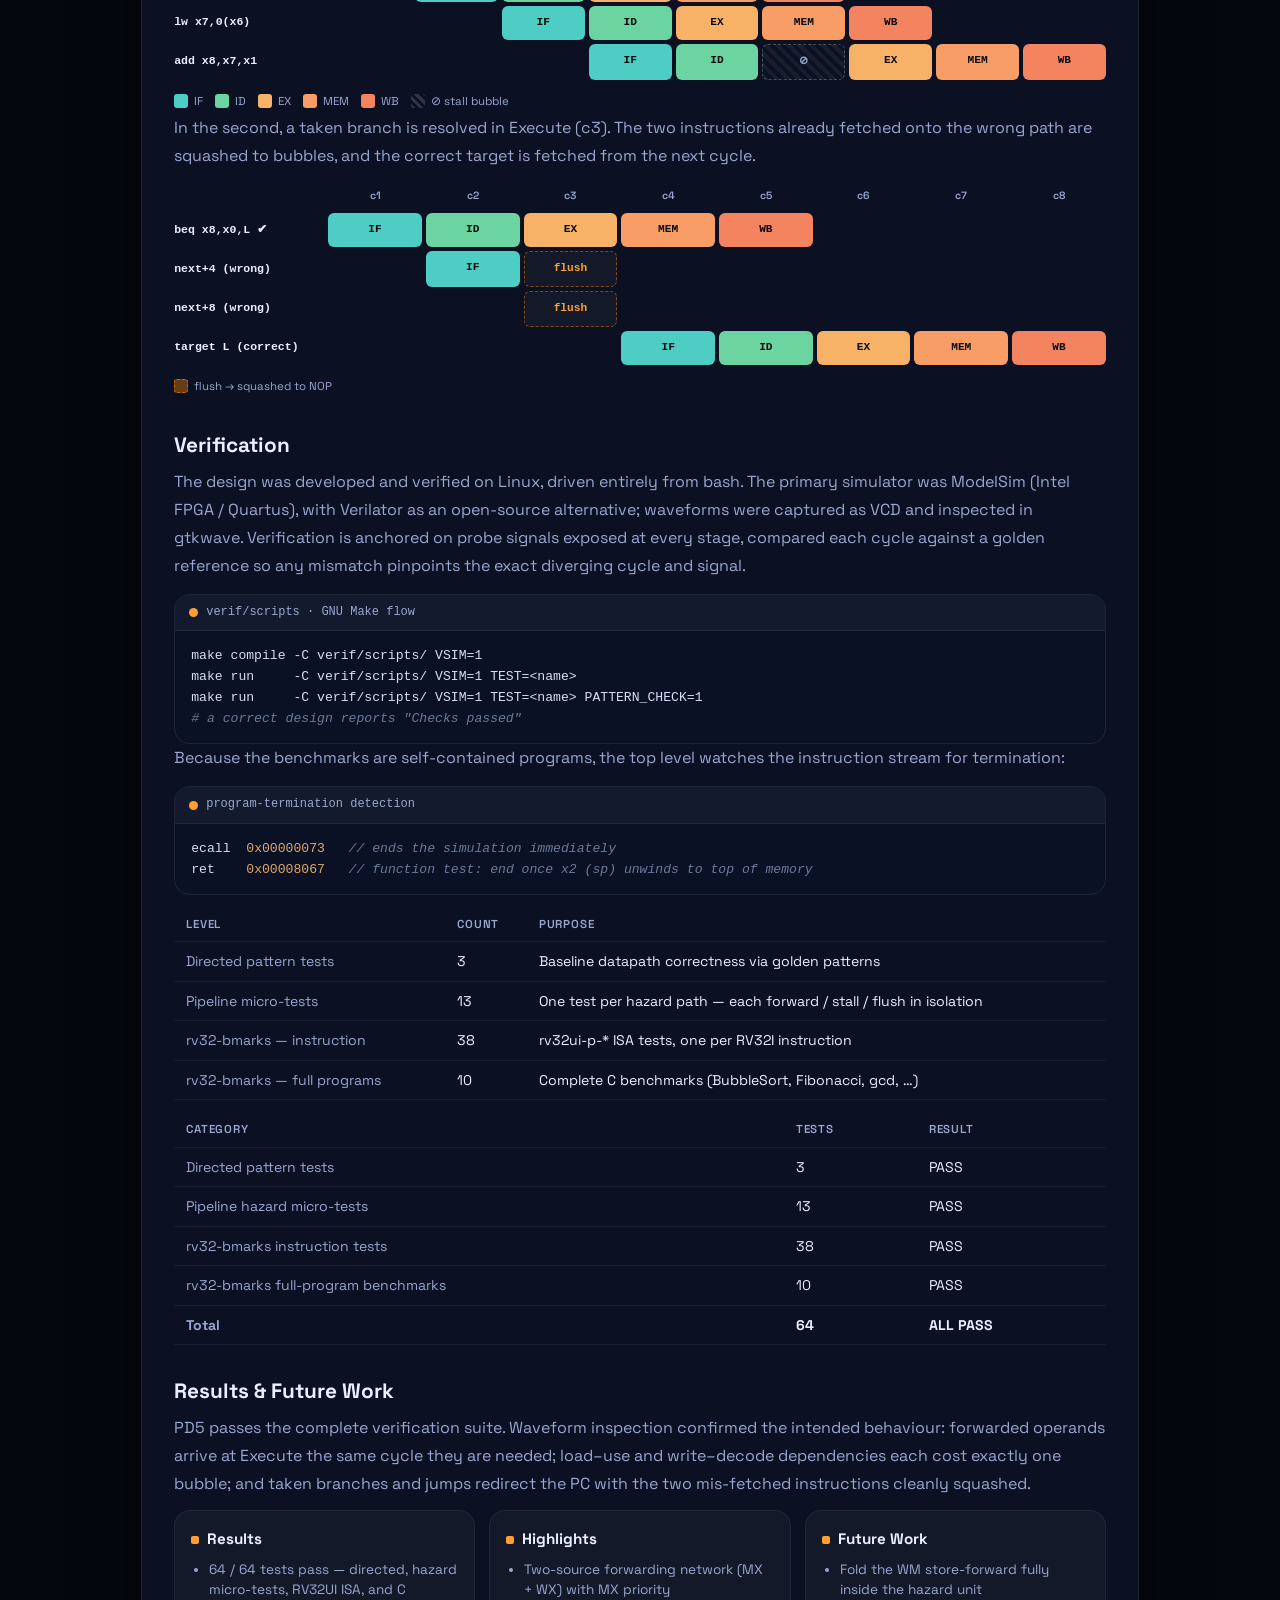
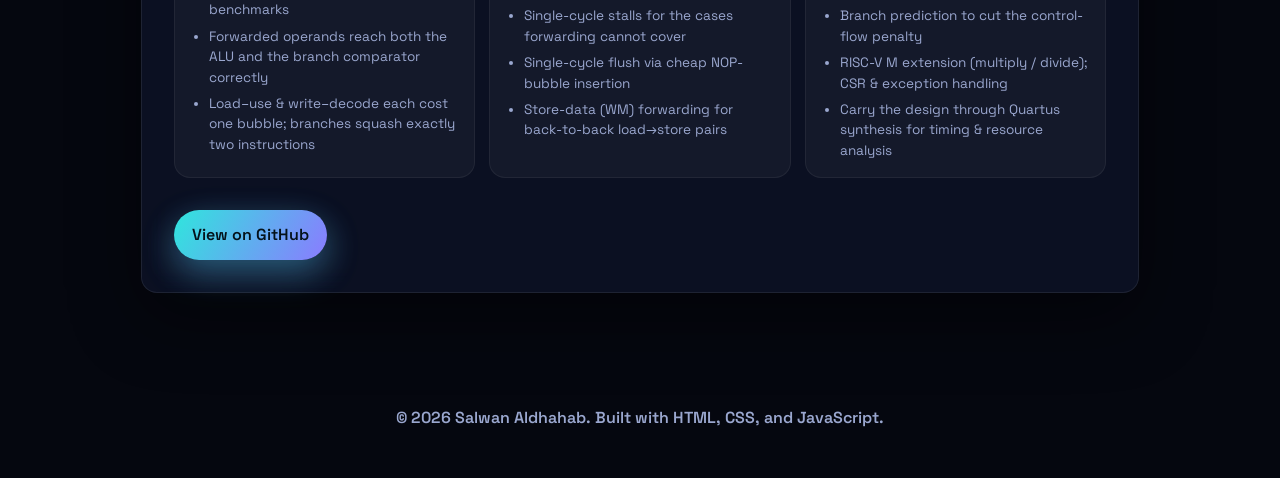
<file: projects/project-3.html>
<!DOCTYPE html>
<html lang="en">
<head>
  <meta charset="UTF-8">
  <meta name="viewport" content="width=device-width, initial-scale=1.0">
  <title>Pipelined RV32I RISC-V Core — Salwan Aldhahab</title>
  <link rel="preconnect" href="https://fonts.googleapis.com">
  <link rel="preconnect" href="https://fonts.gstatic.com" crossorigin>
  <link href="https://fonts.googleapis.com/css2?family=Space+Grotesk:wght@400;500;600&display=swap" rel="stylesheet">
  <link rel="icon" type="image/png" href="../images/website-icon.png" sizes="32x32">
  <link rel="stylesheet" href="../styles.css">
</head>
<body>
  <header class="page-header">
    <div class="nav-shell">
      <div class="logo">
        <img src="../images/profile.jpg" alt="Salwan Aldhahab headshot">
        <div class="logo__text">
          <span class="logo__name">Salwan Aldhahab</span>
          <span class="logo__subtitle">Hardware &amp; Software Engineer</span>
        </div>
      </div>
      <nav class="nav">
        <a href="../index.html#home">Home</a>
        <a href="../index.html#about">About</a>
        <a href="../index.html#projects">Projects</a>
        <a href="../index.html#contact">Contact</a>
      </nav>
    </div>
  </header>

  <div class="project-page">

    <div class="project-hero">
      <a href="../index.html#projects" class="back-link">← Back to projects</a>
      <p class="eyebrow">Project 03 · Computer Architecture</p>
      <h1>Pipelined RV32I RISC-V Core</h1>
      <p class="lede">A fully-pipelined, five-stage, in-order RV32I RISC-V core written in SystemVerilog. A dedicated hazard unit sustains near one-instruction-per-cycle throughput through data forwarding, load–use and write–decode stalls, and control-flow flushes — verified end-to-end against the full rv32-bmarks suite.</p>
      <ul class="pill-list">
        <li>SystemVerilog</li>
        <li>RV32I</li>
        <li>5-stage pipeline</li>
        <li>Forwarding / Stall / Flush</li>
        <li>ModelSim / Verilator</li>
        <li>rv32-bmarks</li>
      </ul>
      <p class="eyebrow">EECS 4201 · York University — Computer Architecture &amp; Organization · final deliverable (PD5)</p>
    </div>

    <!-- Animated pipeline hero -->
    <div class="pipeline-hero" aria-hidden="true">
      <div class="pipeline-hero__stage">IF<span>Fetch</span></div>
      <span class="pipeline-hero__sep">▸</span>
      <div class="pipeline-hero__stage">ID<span>Decode</span></div>
      <span class="pipeline-hero__sep">▸</span>
      <div class="pipeline-hero__stage">EX<span>Execute</span></div>
      <span class="pipeline-hero__sep">▸</span>
      <div class="pipeline-hero__stage">MEM<span>Memory</span></div>
      <span class="pipeline-hero__sep">▸</span>
      <div class="pipeline-hero__stage">WB<span>Write-back</span></div>
    </div>

    <div class="section project-body">

      <!-- System Overview -->
      <div>
        <h2>System Overview</h2>
        <p>This is the culmination (PD5) of an incremental course project that builds a RISC-V processor across successive deliverables. It reuses the datapath blocks proven in the single-cycle design and transforms them into a genuine five-stage pipeline. The essential new engineering is not the arithmetic or decoding — those are inherited — but the machinery that makes a pipeline behave correctly under hazards: the pipeline registers that decouple the stages, the forwarding network that resolves most data dependencies with no penalty, the stall logic for the dependencies forwarding cannot cover, and the flush logic that discards wrongly-fetched instructions after control-flow changes.</p>
        <p>Three classes of hazard can corrupt results in a pipeline. <strong>Structural</strong> hazards are avoided by design (separate instruction/data memory ports, and a register file that writes and reads in the same cycle). <strong>Data</strong> hazards are resolved by forwarding, with stalls for the rest. <strong>Control</strong> hazards are handled by fetching sequentially and flushing on taken branches and jumps.</p>

        <div class="metric-grid">
          <div class="metric"><span class="metric__value">RV32I</span><span class="metric__label">Base ISA</span></div>
          <div class="metric"><span class="metric__value">5</span><span class="metric__label">Pipeline stages</span></div>
          <div class="metric"><span class="metric__value">2</span><span class="metric__label">Forwarding paths</span></div>
          <div class="metric"><span class="metric__value">1-cycle</span><span class="metric__label">Stall penalty</span></div>
          <div class="metric"><span class="metric__value">1 MiB</span><span class="metric__label">Flat memory</span></div>
          <div class="metric"><span class="metric__value">64/64</span><span class="metric__label">Tests pass</span></div>
        </div>
      </div>

      <!-- Architecture -->
      <div>
        <h2>Architecture — Five-Stage Datapath</h2>
        <p>The top-level <code>pd5</code> module wires together the five stages, the two memory instances, the register file, the four pipeline registers, and the hazard unit. Solid paths are the normal per-cycle dataflow; the dashed feedback paths are forwarding from the <code>EX/MEM</code> (MX) and <code>MEM/WB</code> (WX) pipeline registers back into Execute.</p>

        <div class="wiring">
          <svg viewBox="0 0 920 300" role="img" aria-label="Five-stage datapath with MX and WX forwarding paths into Execute">
            <!-- forwarding feedback paths (dashed) -->
            <path d="M394,105 C394,60 300,60 300,103" fill="none" stroke="#4ecdc4" stroke-width="2" stroke-dasharray="5 4"/>
            <path d="M524,105 C524,35 292,35 292,103" fill="none" stroke="#f77f00" stroke-width="2" stroke-dasharray="5 4"/>
            <text x="345" y="52" fill="#4ecdc4" font-size="11" text-anchor="middle" font-family="monospace">MX forward</text>
            <text x="360" y="27" fill="#f77f00" font-size="11" text-anchor="middle" font-family="monospace">WX forward</text>

            <!-- stage boxes -->
            <g font-family="monospace" text-anchor="middle">
              <rect x="20"  y="105" width="100" height="52" rx="7" fill="#111a35" stroke="rgba(78,205,196,0.5)"/>
              <text x="70"  y="128" fill="#e6e9f0" font-size="13" font-weight="600">IF</text>
              <text x="70"  y="145" fill="#6b7a99" font-size="9">fetch</text>

              <rect x="150" y="105" width="100" height="52" rx="7" fill="#111a35" stroke="rgba(255,255,255,0.18)"/>
              <text x="200" y="128" fill="#e6e9f0" font-size="13" font-weight="600">ID</text>
              <text x="200" y="145" fill="#6b7a99" font-size="9">decode</text>

              <rect x="280" y="105" width="100" height="52" rx="7" fill="#1a2340" stroke="rgba(247,127,0,0.55)"/>
              <text x="330" y="128" fill="#e6e9f0" font-size="13" font-weight="600">EX</text>
              <text x="330" y="145" fill="#6b7a99" font-size="9">ALU · branch</text>

              <rect x="410" y="105" width="100" height="52" rx="7" fill="#111a35" stroke="rgba(255,255,255,0.18)"/>
              <text x="460" y="128" fill="#e6e9f0" font-size="13" font-weight="600">MEM</text>
              <text x="460" y="145" fill="#6b7a99" font-size="9">data mem</text>

              <rect x="540" y="105" width="100" height="52" rx="7" fill="#111a35" stroke="rgba(78,205,196,0.5)"/>
              <text x="590" y="128" fill="#e6e9f0" font-size="13" font-weight="600">WB</text>
              <text x="590" y="145" fill="#6b7a99" font-size="9">write-back</text>
            </g>

            <!-- pipeline register bars -->
            <g fill="rgba(247,183,103,0.25)" stroke="rgba(247,183,103,0.7)">
              <rect x="126" y="98" width="18" height="66" rx="2"/>
              <rect x="256" y="98" width="18" height="66" rx="2"/>
              <rect x="386" y="98" width="18" height="66" rx="2"/>
              <rect x="516" y="98" width="18" height="66" rx="2"/>
            </g>
            <g font-family="monospace" font-size="8" fill="#94a2c4" text-anchor="middle">
              <text x="135" y="178">IF/ID</text>
              <text x="265" y="178">ID/EX</text>
              <text x="395" y="178">EX/MEM</text>
              <text x="525" y="178">MEM/WB</text>
            </g>

            <!-- forward arrows between stages -->
            <g stroke="rgba(255,255,255,0.35)" stroke-width="1.5" fill="none">
              <path d="M120,131 H126"/><path d="M144,131 H150"/>
              <path d="M250,131 H256"/><path d="M274,131 H280"/>
              <path d="M380,131 H386"/><path d="M404,131 H410"/>
              <path d="M510,131 H516"/><path d="M534,131 H540"/>
            </g>

            <!-- support blocks -->
            <g font-family="monospace" text-anchor="middle">
              <rect x="20"  y="30" width="100" height="40" rx="6" fill="#0f1c3f" stroke="rgba(255,255,255,0.14)"/>
              <text x="70"  y="54" fill="#94a2c4" font-size="10">Instr. Memory</text>
              <path d="M70,70 V105" stroke="rgba(255,255,255,0.3)" stroke-width="1.5" fill="none"/>

              <rect x="150" y="215" width="100" height="42" rx="6" fill="#0f1c3f" stroke="rgba(255,255,255,0.14)"/>
              <text x="200" y="240" fill="#94a2c4" font-size="10">Register File</text>
              <path d="M200,215 V157" stroke="rgba(255,255,255,0.3)" stroke-width="1.5" fill="none"/>

              <rect x="410" y="215" width="100" height="42" rx="6" fill="#0f1c3f" stroke="rgba(255,255,255,0.14)"/>
              <text x="460" y="240" fill="#94a2c4" font-size="10">Data Memory</text>
              <path d="M460,215 V157" stroke="rgba(255,255,255,0.3)" stroke-width="1.5" fill="none"/>
            </g>
          </svg>
          <div class="wiring__legend">
            <span><span class="wiring__swatch" style="background:rgba(255,255,255,0.5)"></span>Per-cycle dataflow</span>
            <span><span class="wiring__swatch" style="background:#4ecdc4"></span>MX forward (EX/MEM → EX)</span>
            <span><span class="wiring__swatch" style="background:#f77f00"></span>WX forward (MEM/WB → EX)</span>
          </div>
        </div>

        <div class="table-wrap"><table class="spec-table">
          <thead>
            <tr><th>Stage</th><th>Module(s)</th><th>Responsibility</th></tr>
          </thead>
          <tbody>
            <tr><td>IF</td><td>fetch, memory (imem)</td><td>Hold/advance PC; read instruction word</td></tr>
            <tr><td>ID</td><td>decode, igen, control, register_file</td><td>Extract fields; build immediate; generate control; read rs1/rs2</td></tr>
            <tr><td>EX</td><td>alu (execute), branch_control</td><td>Arithmetic/logic; address calc; branch decision</td></tr>
            <tr><td>MEM</td><td>memory (dmem)</td><td>Load/store data-memory access</td></tr>
            <tr><td>WB</td><td>writeback</td><td>Select ALU / memory / PC+4 result to write back</td></tr>
          </tbody>
        </table></div>

        <ol class="dsp-pipeline">
          <li class="dsp-stage">
            <span class="dsp-stage__num">1</span>
            <div class="dsp-stage__body">
              <span class="dsp-stage__name">IF — Instruction Fetch</span>
              <span class="dsp-stage__desc">PC in a reset-initialised register (<code>0x01000000</code>); advances by 4, holds during a stall, or loads a branch/jump target. Instruction word read from a read-only <code>imem</code> instance.</span>
            </div>
          </li>
          <li class="dsp-stage">
            <span class="dsp-stage__num">2</span>
            <div class="dsp-stage__body">
              <span class="dsp-stage__name">ID — Decode, Immediate &amp; Control</span>
              <span class="dsp-stage__desc"><code>decode</code> splits the fields, <code>igen</code> assembles the sign-extended immediate (I/S/B/U/J), and a combinational <code>control</code> decoder drives the datapath — with safe defaults so unknown opcodes are inert.</span>
            </div>
          </li>
          <li class="dsp-stage">
            <span class="dsp-stage__num">3</span>
            <div class="dsp-stage__body">
              <span class="dsp-stage__name">EX — Execute</span>
              <span class="dsp-stage__desc">The ALU runs the full RV32I repertoire and computes effective / branch / jump targets; <code>branch_control</code> produces equal and less-than flags that resolve each branch type. Forwarded operands feed both the ALU and the comparator.</span>
            </div>
          </li>
          <li class="dsp-stage">
            <span class="dsp-stage__num">4</span>
            <div class="dsp-stage__body">
              <span class="dsp-stage__name">MEM — Memory Access</span>
              <span class="dsp-stage__desc">Byte-addressable with byte/half/word accesses by funct3 — combinational reads with sign/zero extension (lb/lh vs lbu/lhu), synchronous size-aware writes (sb/sh/sw).</span>
            </div>
          </li>
          <li class="dsp-stage">
            <span class="dsp-stage__num">5</span>
            <div class="dsp-stage__body">
              <span class="dsp-stage__name">WB — Write-Back</span>
              <span class="dsp-stage__desc">A two-bit <code>wbsel</code> commits the ALU result (00), loaded data (01) or the return address PC+4 (10). A second instance of the block computes the next-PC target for Fetch.</span>
            </div>
          </li>
        </ol>
      </div>

      <!-- Instruction Set -->
      <div>
        <h2>Instruction Set — RV32I Formats</h2>
        <p>All instructions are 32 bits wide and fall into six encoding formats distinguished by how the immediate is assembled. The opcode occupies the low seven bits in every format.</p>

        <div class="bitfield">
          <div class="bitfield__label">R-type — register/register (add, sub, sll, slt)</div>
          <div class="bitfield__row">
            <div class="bitfield__seg" style="flex:7"><span class="bitfield__bits">31:25</span><span class="bitfield__name">funct7</span></div>
            <div class="bitfield__seg bitfield__seg--reg" style="flex:5"><span class="bitfield__bits">24:20</span><span class="bitfield__name">rs2</span></div>
            <div class="bitfield__seg bitfield__seg--reg" style="flex:5"><span class="bitfield__bits">19:15</span><span class="bitfield__name">rs1</span></div>
            <div class="bitfield__seg" style="flex:3"><span class="bitfield__bits">14:12</span><span class="bitfield__name">funct3</span></div>
            <div class="bitfield__seg bitfield__seg--reg" style="flex:5"><span class="bitfield__bits">11:7</span><span class="bitfield__name">rd</span></div>
            <div class="bitfield__seg bitfield__seg--op" style="flex:7"><span class="bitfield__bits">6:0</span><span class="bitfield__name">opcode</span></div>
          </div>
        </div>

        <div class="bitfield">
          <div class="bitfield__label">I-type — immediate, load &amp; jalr (addi, lw, jalr)</div>
          <div class="bitfield__row">
            <div class="bitfield__seg" style="flex:12"><span class="bitfield__bits">31:20</span><span class="bitfield__name">imm[11:0]</span></div>
            <div class="bitfield__seg bitfield__seg--reg" style="flex:5"><span class="bitfield__bits">19:15</span><span class="bitfield__name">rs1</span></div>
            <div class="bitfield__seg" style="flex:3"><span class="bitfield__bits">14:12</span><span class="bitfield__name">funct3</span></div>
            <div class="bitfield__seg bitfield__seg--reg" style="flex:5"><span class="bitfield__bits">11:7</span><span class="bitfield__name">rd</span></div>
            <div class="bitfield__seg bitfield__seg--op" style="flex:7"><span class="bitfield__bits">6:0</span><span class="bitfield__name">opcode</span></div>
          </div>
        </div>

        <div class="bitfield">
          <div class="bitfield__label">S-type — store (sb, sh, sw)</div>
          <div class="bitfield__row">
            <div class="bitfield__seg" style="flex:7"><span class="bitfield__bits">31:25</span><span class="bitfield__name">imm[11:5]</span></div>
            <div class="bitfield__seg bitfield__seg--reg" style="flex:5"><span class="bitfield__bits">24:20</span><span class="bitfield__name">rs2</span></div>
            <div class="bitfield__seg bitfield__seg--reg" style="flex:5"><span class="bitfield__bits">19:15</span><span class="bitfield__name">rs1</span></div>
            <div class="bitfield__seg" style="flex:3"><span class="bitfield__bits">14:12</span><span class="bitfield__name">funct3</span></div>
            <div class="bitfield__seg" style="flex:5"><span class="bitfield__bits">11:7</span><span class="bitfield__name">imm[4:0]</span></div>
            <div class="bitfield__seg bitfield__seg--op" style="flex:7"><span class="bitfield__bits">6:0</span><span class="bitfield__name">opcode</span></div>
          </div>
        </div>

        <div class="bitfield">
          <div class="bitfield__label">B-type — branch (beq, bne, blt, bge, bltu, bgeu)</div>
          <div class="bitfield__row">
            <div class="bitfield__seg" style="flex:7"><span class="bitfield__bits">31:25</span><span class="bitfield__name">imm[12|10:5]</span></div>
            <div class="bitfield__seg bitfield__seg--reg" style="flex:5"><span class="bitfield__bits">24:20</span><span class="bitfield__name">rs2</span></div>
            <div class="bitfield__seg bitfield__seg--reg" style="flex:5"><span class="bitfield__bits">19:15</span><span class="bitfield__name">rs1</span></div>
            <div class="bitfield__seg" style="flex:3"><span class="bitfield__bits">14:12</span><span class="bitfield__name">funct3</span></div>
            <div class="bitfield__seg" style="flex:5"><span class="bitfield__bits">11:7</span><span class="bitfield__name">imm[4:1|11]</span></div>
            <div class="bitfield__seg bitfield__seg--op" style="flex:7"><span class="bitfield__bits">6:0</span><span class="bitfield__name">opcode</span></div>
          </div>
        </div>

        <div class="bitfield">
          <div class="bitfield__label">U-type — upper immediate (lui, auipc)</div>
          <div class="bitfield__row">
            <div class="bitfield__seg" style="flex:20"><span class="bitfield__bits">31:12</span><span class="bitfield__name">imm[31:12]</span></div>
            <div class="bitfield__seg bitfield__seg--reg" style="flex:5"><span class="bitfield__bits">11:7</span><span class="bitfield__name">rd</span></div>
            <div class="bitfield__seg bitfield__seg--op" style="flex:7"><span class="bitfield__bits">6:0</span><span class="bitfield__name">opcode</span></div>
          </div>
        </div>

        <div class="bitfield">
          <div class="bitfield__label">J-type — jump (jal)</div>
          <div class="bitfield__row">
            <div class="bitfield__seg" style="flex:20"><span class="bitfield__bits">31:12</span><span class="bitfield__name">imm[20|10:1|11|19:12]</span></div>
            <div class="bitfield__seg bitfield__seg--reg" style="flex:5"><span class="bitfield__bits">11:7</span><span class="bitfield__name">rd</span></div>
            <div class="bitfield__seg bitfield__seg--op" style="flex:7"><span class="bitfield__bits">6:0</span><span class="bitfield__name">opcode</span></div>
          </div>
        </div>

        <p>The ALU implements the full arithmetic, logic, shift and comparison repertoire, plus the upper-immediate operations:</p>
        <div class="op-group">
          <div class="op-group__label">Arithmetic</div>
          <ul class="pill-list"><li>ADD</li><li>SUB</li></ul>
        </div>
        <div class="op-group">
          <div class="op-group__label">Logic</div>
          <ul class="pill-list"><li>AND</li><li>OR</li><li>XOR</li></ul>
        </div>
        <div class="op-group">
          <div class="op-group__label">Shift</div>
          <ul class="pill-list"><li>SLL</li><li>SRL</li><li>SRA</li></ul>
        </div>
        <div class="op-group">
          <div class="op-group__label">Compare</div>
          <ul class="pill-list"><li>SLT</li><li>SLTU</li></ul>
        </div>
        <div class="op-group">
          <div class="op-group__label">Upper immediate</div>
          <ul class="pill-list"><li>LUI</li><li>AUIPC</li></ul>
        </div>

        <div class="table-wrap"><table class="spec-table">
          <thead>
            <tr><th>Class</th><th>regwren</th><th>memren</th><th>memwren</th><th>pcsel</th><th>wbsel</th><th>ALU op</th></tr>
          </thead>
          <tbody>
            <tr><td>R-type</td><td>1</td><td>0</td><td>0</td><td>0</td><td>00 (ALU)</td><td>by funct3/funct7</td></tr>
            <tr><td>I-type</td><td>1</td><td>0</td><td>0</td><td>0</td><td>00 (ALU)</td><td>by funct3</td></tr>
            <tr><td>Load</td><td>1</td><td>1</td><td>0</td><td>0</td><td>01 (mem)</td><td>ADD (address)</td></tr>
            <tr><td>Store</td><td>0</td><td>0</td><td>1</td><td>0</td><td>00</td><td>ADD (address)</td></tr>
            <tr><td>Branch</td><td>0</td><td>0</td><td>0</td><td>0</td><td>00</td><td>SUB (compare)</td></tr>
            <tr><td>jal / jalr</td><td>1</td><td>0</td><td>0</td><td>1</td><td>10 (PC+4)</td><td>ADD (target)</td></tr>
            <tr><td>lui</td><td>1</td><td>0</td><td>0</td><td>0</td><td>00</td><td>pass immediate</td></tr>
            <tr><td>auipc</td><td>1</td><td>0</td><td>0</td><td>0</td><td>00</td><td>PC + immediate</td></tr>
          </tbody>
        </table></div>
      </div>

      <!-- Pipeline Registers -->
      <div>
        <h2>Pipeline Registers</h2>
        <p>All four inter-stage registers live in one <code>pipeline_registers</code> module. Each latches the data and control its downstream stage needs, supports stalling via a write-enable, and resets to a defined idle state; the two front-end registers (IF/ID, ID/EX) additionally support flushing.</p>

        <div class="table-wrap"><table class="spec-table">
          <thead>
            <tr><th>Register</th><th>Carries (selected)</th></tr>
          </thead>
          <tbody>
            <tr><td>IF/ID</td><td>PC, fetched instruction word</td></tr>
            <tr><td>ID/EX</td><td>PC, rs1/rs2 data &amp; indices, rd, immediate, funct3/funct7, opcode, all control signals</td></tr>
            <tr><td>EX/MEM</td><td>PC, ALU result, store data &amp; rs2 index, rd, funct3, control, branch-taken flag</td></tr>
            <tr><td>MEM/WB</td><td>PC, ALU result, loaded memory data, rd, regwren, wbsel</td></tr>
          </tbody>
        </table></div>

        <p>A flush inserts a <strong>bubble</strong> — a benign no-op. In IF/ID a flush loads the canonical NOP encoding in place of the fetched instruction; in ID/EX it clears the memory and branch control signals so the squashed instruction touches nothing:</p>

        <div class="code-block">
          <div class="code-block__header">
            <span class="code-block__dot"></span>
            pipeline_registers.sv · bubble insertion
          </div>
          <pre><code><span class="tok-com">// IF/ID flush loads the canonical NOP:</span>
0x00000013   <span class="tok-com">// addi x0, x0, 0  →  decodes to a harmless no-op</span>
<span class="tok-com">// ID/EX flush clears memren / memwren / branch controls</span>
<span class="tok-com">// so the bubbled instruction cannot access memory or alter control flow</span></code></pre>
        </div>
      </div>

      <!-- Hazard Handling -->
      <div>
        <h2>Hazard Handling</h2>
        <p>The hazard unit is the defining contribution of this deliverable. It observes the register indices and control signals across ID, EX, MEM and WB and drives three families of output: forwarding selects, stall/write-enable signals, and flush signals.</p>

        <div class="hazard-flow">
          <div class="hazard-flow__node">
            <strong>Hazard Unit</strong>
            <span>observes rs1 / rs2 / rd &amp; control across ID · EX · MEM · WB</span>
          </div>
          <div class="hazard-flow__branches">
            <div class="hazard-flow__action hazard-flow__action--forward">
              <h4>Forward</h4>
              <p>A later stage produces a value an EX operand needs → bypass it directly into Execute. No penalty. MX (EX/MEM) has priority over WX (MEM/WB).</p>
            </div>
            <div class="hazard-flow__action hazard-flow__action--stall">
              <h4>Stall + bubble</h4>
              <p>Load–use (data one cycle too late) or write–decode dependency → freeze PC &amp; IF/ID, bubble ID/EX for exactly one cycle. It then becomes an ordinary forward.</p>
            </div>
            <div class="hazard-flow__action hazard-flow__action--flush">
              <h4>Flush</h4>
              <p>Branch resolved taken, or jal/jalr in EX → squash the two wrongly-fetched instructions in IF/ID &amp; ID/EX and redirect the PC to the target.</p>
            </div>
          </div>
        </div>

        <p>Most data dependencies are resolved without any stall by <strong>forwarding</strong> a result from a later pipeline stage straight into Execute, before it is written back. Each source operand has a 3:1 select — and crucially, the forwarded operands feed <em>both</em> the ALU and the branch comparator, so branches that depend on a just-computed value compare against the correct data.</p>

        <div class="wiring">
          <svg viewBox="0 0 640 250" role="img" aria-label="Per-operand forwarding multiplexer feeding the ALU and branch comparator">
            <g font-family="monospace">
              <!-- inputs -->
              <rect x="20" y="30"  width="230" height="40" rx="6" fill="#111a35" stroke="rgba(255,255,255,0.18)"/>
              <text x="34" y="49" fill="#e6e9f0" font-size="11">ID/EX register value</text>
              <text x="34" y="63" fill="#6b7a99" font-size="9">sel 00 · no hazard</text>

              <rect x="20" y="95"  width="230" height="40" rx="6" fill="#111a35" stroke="rgba(78,205,196,0.5)"/>
              <text x="34" y="114" fill="#4ecdc4" font-size="11">EX/MEM ALU result — MX</text>
              <text x="34" y="128" fill="#6b7a99" font-size="9">sel 01 · from Memory</text>

              <rect x="20" y="160" width="230" height="40" rx="6" fill="#111a35" stroke="rgba(247,127,0,0.5)"/>
              <text x="34" y="179" fill="#f77f00" font-size="11">MEM/WB writeback — WX</text>
              <text x="34" y="193" fill="#6b7a99" font-size="9">sel 10 · from Write-back</text>

              <!-- mux trapezoid -->
              <path d="M300,60 L340,85 L340,150 L300,175 Z" fill="rgba(247,183,103,0.2)" stroke="rgba(247,183,103,0.8)"/>
              <text x="320" y="120" fill="#e6e9f0" font-size="10" text-anchor="middle">mux</text>

              <!-- wires in -->
              <g stroke="rgba(255,255,255,0.35)" stroke-width="1.5" fill="none">
                <path d="M250,50 H300"/>
                <path d="M250,115 H300"/>
                <path d="M250,180 H300"/>
              </g>

              <!-- output -->
              <path d="M340,117 H420" stroke="rgba(255,255,255,0.5)" stroke-width="2" fill="none"/>
              <rect x="420" y="90" width="180" height="55" rx="6" fill="#1a2340" stroke="rgba(247,127,0,0.55)"/>
              <text x="510" y="114" fill="#e6e9f0" font-size="11" text-anchor="middle">ALU /</text>
              <text x="510" y="130" fill="#e6e9f0" font-size="11" text-anchor="middle">branch comparator</text>

              <!-- select control -->
              <path d="M320,220 V150" stroke="#f7b267" stroke-width="1.5" fill="none" stroke-dasharray="4 3"/>
              <text x="320" y="235" fill="#f7b267" font-size="10" text-anchor="middle">rs1_sel / rs2_sel</text>
            </g>
          </svg>
          <div class="wiring__legend">
            <span><span class="wiring__swatch" style="background:#4ecdc4"></span>MX — EX/MEM bypass</span>
            <span><span class="wiring__swatch" style="background:#f77f00"></span>WX — MEM/WB bypass</span>
            <span><span class="wiring__swatch" style="background:#f7b267"></span>Hazard-unit select</span>
          </div>
        </div>

        <div class="table-wrap"><table class="spec-table">
          <thead>
            <tr><th>Hazard</th><th>Detection condition</th><th>Action</th></tr>
          </thead>
          <tbody>
            <tr><td>Forward MX</td><td>MEM stage writes a register (≠ x0) an EX operand needs</td><td>Bypass EX/MEM ALU result into EX</td></tr>
            <tr><td>Forward WX</td><td>WB stage writes a register an EX operand needs (no MX match)</td><td>Bypass MEM/WB data into EX</td></tr>
            <tr><td>Load–use</td><td>EX holds a load whose rd matches an ID source register</td><td>Stall 1 cycle + bubble</td></tr>
            <tr><td>Write–decode</td><td>WB writes a register an ID source needs</td><td>Stall 1 cycle + bubble</td></tr>
            <tr><td>Control</td><td>EX signals branch-taken, or EX opcode is jal/jalr</td><td>Flush IF/ID and ID/EX</td></tr>
            <tr><td>Store forward (WM)</td><td>MEM holds a store whose rs2 equals the WB destination</td><td>Substitute WB data as store data</td></tr>
          </tbody>
        </table></div>

        <ol class="dsp-pipeline">
          <li class="dsp-stage">
            <span class="dsp-stage__num">MX</span>
            <div class="dsp-stage__body">
              <span class="dsp-stage__name">EX/MEM → EX forward</span>
              <span class="dsp-stage__desc">Routes the ALU result waiting in EX/MEM back into Execute — covers a dependency on the immediately preceding instruction.</span>
            </div>
          </li>
          <li class="dsp-stage">
            <span class="dsp-stage__num">WX</span>
            <div class="dsp-stage__body">
              <span class="dsp-stage__name">MEM/WB → EX forward</span>
              <span class="dsp-stage__desc">Routes the writeback-selected value in MEM/WB back into Execute — covers a dependency on the instruction two ahead. MX wins when both match.</span>
            </div>
          </li>
          <li class="dsp-stage">
            <span class="dsp-stage__num">LU</span>
            <div class="dsp-stage__body">
              <span class="dsp-stage__name">Load–use stall</span>
              <span class="dsp-stage__desc">A load's data isn't ready until end of MEM — one cycle too late. Freeze PC &amp; IF/ID, bubble ID/EX one cycle; the dependency then becomes an ordinary forward.</span>
            </div>
          </li>
          <li class="dsp-stage">
            <span class="dsp-stage__num">WD</span>
            <div class="dsp-stage__body">
              <span class="dsp-stage__name">Write–decode stall</span>
              <span class="dsp-stage__desc">A combinational ID read of a register being written synchronously in WB could see the stale value; stall one cycle so the updated value is read next cycle.</span>
            </div>
          </li>
          <li class="dsp-stage">
            <span class="dsp-stage__num">CF</span>
            <div class="dsp-stage__body">
              <span class="dsp-stage__name">Control-flow flush</span>
              <span class="dsp-stage__desc">On a taken branch or jal/jalr in EX, squash the two speculatively-fetched instructions to bubbles and load the computed target into the PC. Suppressed while stalling.</span>
            </div>
          </li>
          <li class="dsp-stage">
            <span class="dsp-stage__num">WM</span>
            <div class="dsp-stage__body">
              <span class="dsp-stage__name">Store-data forward</span>
              <span class="dsp-stage__desc">For a load immediately followed by a store of the same register, substitute the WB data for the store data before it reaches memory (resolved in top-level wiring).</span>
            </div>
          </li>
        </ol>
      </div>

      <!-- Pipeline in action -->
      <div>
        <h2>Pipeline in Action</h2>
        <p>Two cycle-by-cycle views of hazards resolving. In the first, back-to-back dependent instructions proceed with zero penalty thanks to forwarding, while a load–use dependency costs exactly one bubble.</p>

        <div class="pipe-chart">
          <div class="pipe-chart__grid" style="grid-template-columns: 150px repeat(9, minmax(40px, 1fr));">
            <div class="pipe-chart__label"></div>
            <div class="pipe-chart__head">c1</div><div class="pipe-chart__head">c2</div><div class="pipe-chart__head">c3</div><div class="pipe-chart__head">c4</div><div class="pipe-chart__head">c5</div><div class="pipe-chart__head">c6</div><div class="pipe-chart__head">c7</div><div class="pipe-chart__head">c8</div><div class="pipe-chart__head">c9</div>

            <div class="pipe-chart__label">add x5,x1,x2</div>
            <div class="pipe-chart__cell pipe-chart__cell--if">IF</div><div class="pipe-chart__cell pipe-chart__cell--id">ID</div><div class="pipe-chart__cell pipe-chart__cell--ex">EX</div><div class="pipe-chart__cell pipe-chart__cell--mem">MEM</div><div class="pipe-chart__cell pipe-chart__cell--wb">WB</div><div></div><div></div><div></div><div></div>

            <div class="pipe-chart__label">sub x6,x5,x1</div>
            <div></div><div class="pipe-chart__cell pipe-chart__cell--if">IF</div><div class="pipe-chart__cell pipe-chart__cell--id">ID</div><div class="pipe-chart__cell pipe-chart__cell--ex">EX</div><div class="pipe-chart__cell pipe-chart__cell--mem">MEM</div><div class="pipe-chart__cell pipe-chart__cell--wb">WB</div><div></div><div></div><div></div>

            <div class="pipe-chart__label">lw x7,0(x6)</div>
            <div></div><div></div><div class="pipe-chart__cell pipe-chart__cell--if">IF</div><div class="pipe-chart__cell pipe-chart__cell--id">ID</div><div class="pipe-chart__cell pipe-chart__cell--ex">EX</div><div class="pipe-chart__cell pipe-chart__cell--mem">MEM</div><div class="pipe-chart__cell pipe-chart__cell--wb">WB</div><div></div><div></div>

            <div class="pipe-chart__label">add x8,x7,x1</div>
            <div></div><div></div><div></div><div class="pipe-chart__cell pipe-chart__cell--if">IF</div><div class="pipe-chart__cell pipe-chart__cell--id">ID</div><div class="pipe-chart__cell pipe-chart__cell--bubble">⊘</div><div class="pipe-chart__cell pipe-chart__cell--ex">EX</div><div class="pipe-chart__cell pipe-chart__cell--mem">MEM</div><div class="pipe-chart__cell pipe-chart__cell--wb">WB</div>
          </div>
          <div class="pipe-chart__legend">
            <span><span class="pipe-chart__swatch" style="background:#4ecdc4"></span>IF</span>
            <span><span class="pipe-chart__swatch" style="background:#6bd4a0"></span>ID</span>
            <span><span class="pipe-chart__swatch" style="background:#f7b267"></span>EX</span>
            <span><span class="pipe-chart__swatch" style="background:#f79d65"></span>MEM</span>
            <span><span class="pipe-chart__swatch" style="background:#f4845f"></span>WB</span>
            <span><span class="pipe-chart__swatch" style="background:repeating-linear-gradient(45deg,rgba(255,255,255,0.15),rgba(255,255,255,0.15) 3px,transparent 3px,transparent 6px)"></span>⊘ stall bubble</span>
          </div>
        </div>

        <p>In the second, a taken branch is resolved in Execute (c3). The two instructions already fetched onto the wrong path are squashed to bubbles, and the correct target is fetched from the next cycle.</p>

        <div class="pipe-chart">
          <div class="pipe-chart__grid" style="grid-template-columns: 150px repeat(8, minmax(40px, 1fr));">
            <div class="pipe-chart__label"></div>
            <div class="pipe-chart__head">c1</div><div class="pipe-chart__head">c2</div><div class="pipe-chart__head">c3</div><div class="pipe-chart__head">c4</div><div class="pipe-chart__head">c5</div><div class="pipe-chart__head">c6</div><div class="pipe-chart__head">c7</div><div class="pipe-chart__head">c8</div>

            <div class="pipe-chart__label">beq x8,x0,L ✔</div>
            <div class="pipe-chart__cell pipe-chart__cell--if">IF</div><div class="pipe-chart__cell pipe-chart__cell--id">ID</div><div class="pipe-chart__cell pipe-chart__cell--ex">EX</div><div class="pipe-chart__cell pipe-chart__cell--mem">MEM</div><div class="pipe-chart__cell pipe-chart__cell--wb">WB</div><div></div><div></div><div></div>

            <div class="pipe-chart__label">next+4 (wrong)</div>
            <div></div><div class="pipe-chart__cell pipe-chart__cell--if">IF</div><div class="pipe-chart__cell pipe-chart__cell--squash">flush</div><div></div><div></div><div></div><div></div><div></div>

            <div class="pipe-chart__label">next+8 (wrong)</div>
            <div></div><div></div><div class="pipe-chart__cell pipe-chart__cell--squash">flush</div><div></div><div></div><div></div><div></div><div></div>

            <div class="pipe-chart__label">target L (correct)</div>
            <div></div><div></div><div></div><div class="pipe-chart__cell pipe-chart__cell--if">IF</div><div class="pipe-chart__cell pipe-chart__cell--id">ID</div><div class="pipe-chart__cell pipe-chart__cell--ex">EX</div><div class="pipe-chart__cell pipe-chart__cell--mem">MEM</div><div class="pipe-chart__cell pipe-chart__cell--wb">WB</div>
          </div>
          <div class="pipe-chart__legend">
            <span><span class="pipe-chart__swatch" style="background:rgba(247,127,0,0.4);border:1px dashed rgba(247,127,0,0.7)"></span>flush → squashed to NOP</span>
          </div>
        </div>
      </div>

      <!-- Verification -->
      <div>
        <h2>Verification</h2>
        <p>The design was developed and verified on Linux, driven entirely from bash. The primary simulator was ModelSim (Intel FPGA / Quartus), with Verilator as an open-source alternative; waveforms were captured as VCD and inspected in gtkwave. Verification is anchored on probe signals exposed at every stage, compared each cycle against a golden reference so any mismatch pinpoints the exact diverging cycle and signal.</p>

        <div class="code-block">
          <div class="code-block__header">
            <span class="code-block__dot"></span>
            verif/scripts · GNU Make flow
          </div>
          <pre><code>make compile -C verif/scripts/ VSIM=1
make run     -C verif/scripts/ VSIM=1 TEST=&lt;name&gt;
make run     -C verif/scripts/ VSIM=1 TEST=&lt;name&gt; PATTERN_CHECK=1
<span class="tok-com"># a correct design reports "Checks passed"</span></code></pre>
        </div>

        <p>Because the benchmarks are self-contained programs, the top level watches the instruction stream for termination:</p>

        <div class="code-block">
          <div class="code-block__header">
            <span class="code-block__dot"></span>
            program-termination detection
          </div>
          <pre><code>ecall  <span class="tok-str">0x00000073</span>   <span class="tok-com">// ends the simulation immediately</span>
ret    <span class="tok-str">0x00008067</span>   <span class="tok-com">// function test: end once x2 (sp) unwinds to top of memory</span></code></pre>
        </div>

        <div class="table-wrap"><table class="spec-table">
          <thead>
            <tr><th>Level</th><th>Count</th><th>Purpose</th></tr>
          </thead>
          <tbody>
            <tr><td>Directed pattern tests</td><td>3</td><td>Baseline datapath correctness via golden patterns</td></tr>
            <tr><td>Pipeline micro-tests</td><td>13</td><td>One test per hazard path — each forward / stall / flush in isolation</td></tr>
            <tr><td>rv32-bmarks — instruction</td><td>38</td><td>rv32ui-p-* ISA tests, one per RV32I instruction</td></tr>
            <tr><td>rv32-bmarks — full programs</td><td>10</td><td>Complete C benchmarks (BubbleSort, Fibonacci, gcd, …)</td></tr>
          </tbody>
        </table></div>

        <div class="table-wrap"><table class="spec-table">
          <thead>
            <tr><th>Category</th><th>Tests</th><th>Result</th></tr>
          </thead>
          <tbody>
            <tr><td>Directed pattern tests</td><td>3</td><td>PASS</td></tr>
            <tr><td>Pipeline hazard micro-tests</td><td>13</td><td>PASS</td></tr>
            <tr><td>rv32-bmarks instruction tests</td><td>38</td><td>PASS</td></tr>
            <tr><td>rv32-bmarks full-program benchmarks</td><td>10</td><td>PASS</td></tr>
            <tr><td><strong>Total</strong></td><td><strong>64</strong></td><td><strong>ALL PASS</strong></td></tr>
          </tbody>
        </table></div>
      </div>

      <!-- Results & future work -->
      <div>
        <h2>Results &amp; Future Work</h2>
        <p>PD5 passes the complete verification suite. Waveform inspection confirmed the intended behaviour: forwarded operands arrive at Execute the same cycle they are needed; load–use and write–decode dependencies each cost exactly one bubble; and taken branches and jumps redirect the PC with the two mis-fetched instructions cleanly squashed.</p>

        <div class="future-grid">
          <div class="future-card">
            <h3>Results</h3>
            <ul>
              <li>64 / 64 tests pass — directed, hazard micro-tests, RV32UI ISA, and C benchmarks</li>
              <li>Forwarded operands reach both the ALU and the branch comparator correctly</li>
              <li>Load–use &amp; write–decode each cost one bubble; branches squash exactly two instructions</li>
            </ul>
          </div>
          <div class="future-card">
            <h3>Highlights</h3>
            <ul>
              <li>Two-source forwarding network (MX + WX) with MX priority</li>
              <li>Single-cycle stalls for the cases forwarding cannot cover</li>
              <li>Single-cycle flush via cheap NOP-bubble insertion</li>
              <li>Store-data (WM) forwarding for back-to-back load→store pairs</li>
            </ul>
          </div>
          <div class="future-card">
            <h3>Future Work</h3>
            <ul>
              <li>Fold the WM store-forward fully inside the hazard unit</li>
              <li>Branch prediction to cut the control-flow penalty</li>
              <li>RISC-V M extension (multiply / divide); CSR &amp; exception handling</li>
              <li>Carry the design through Quartus synthesis for timing &amp; resource analysis</li>
            </ul>
          </div>
        </div>
      </div>

      <div class="project-links">
        <a href="https://github.com/salwan-aldhahab/RISC-V_Project" class="btn" target="_blank" rel="noopener noreferrer">View on GitHub</a>
      </div>

    </div>
  </div>

  <footer class="footer">
    <p>&copy; <span id="year"></span> Salwan Aldhahab. Built with HTML, CSS, and JavaScript.</p>
  </footer>

  <script src="../script.js" defer></script>
</body>
</html>
</file>
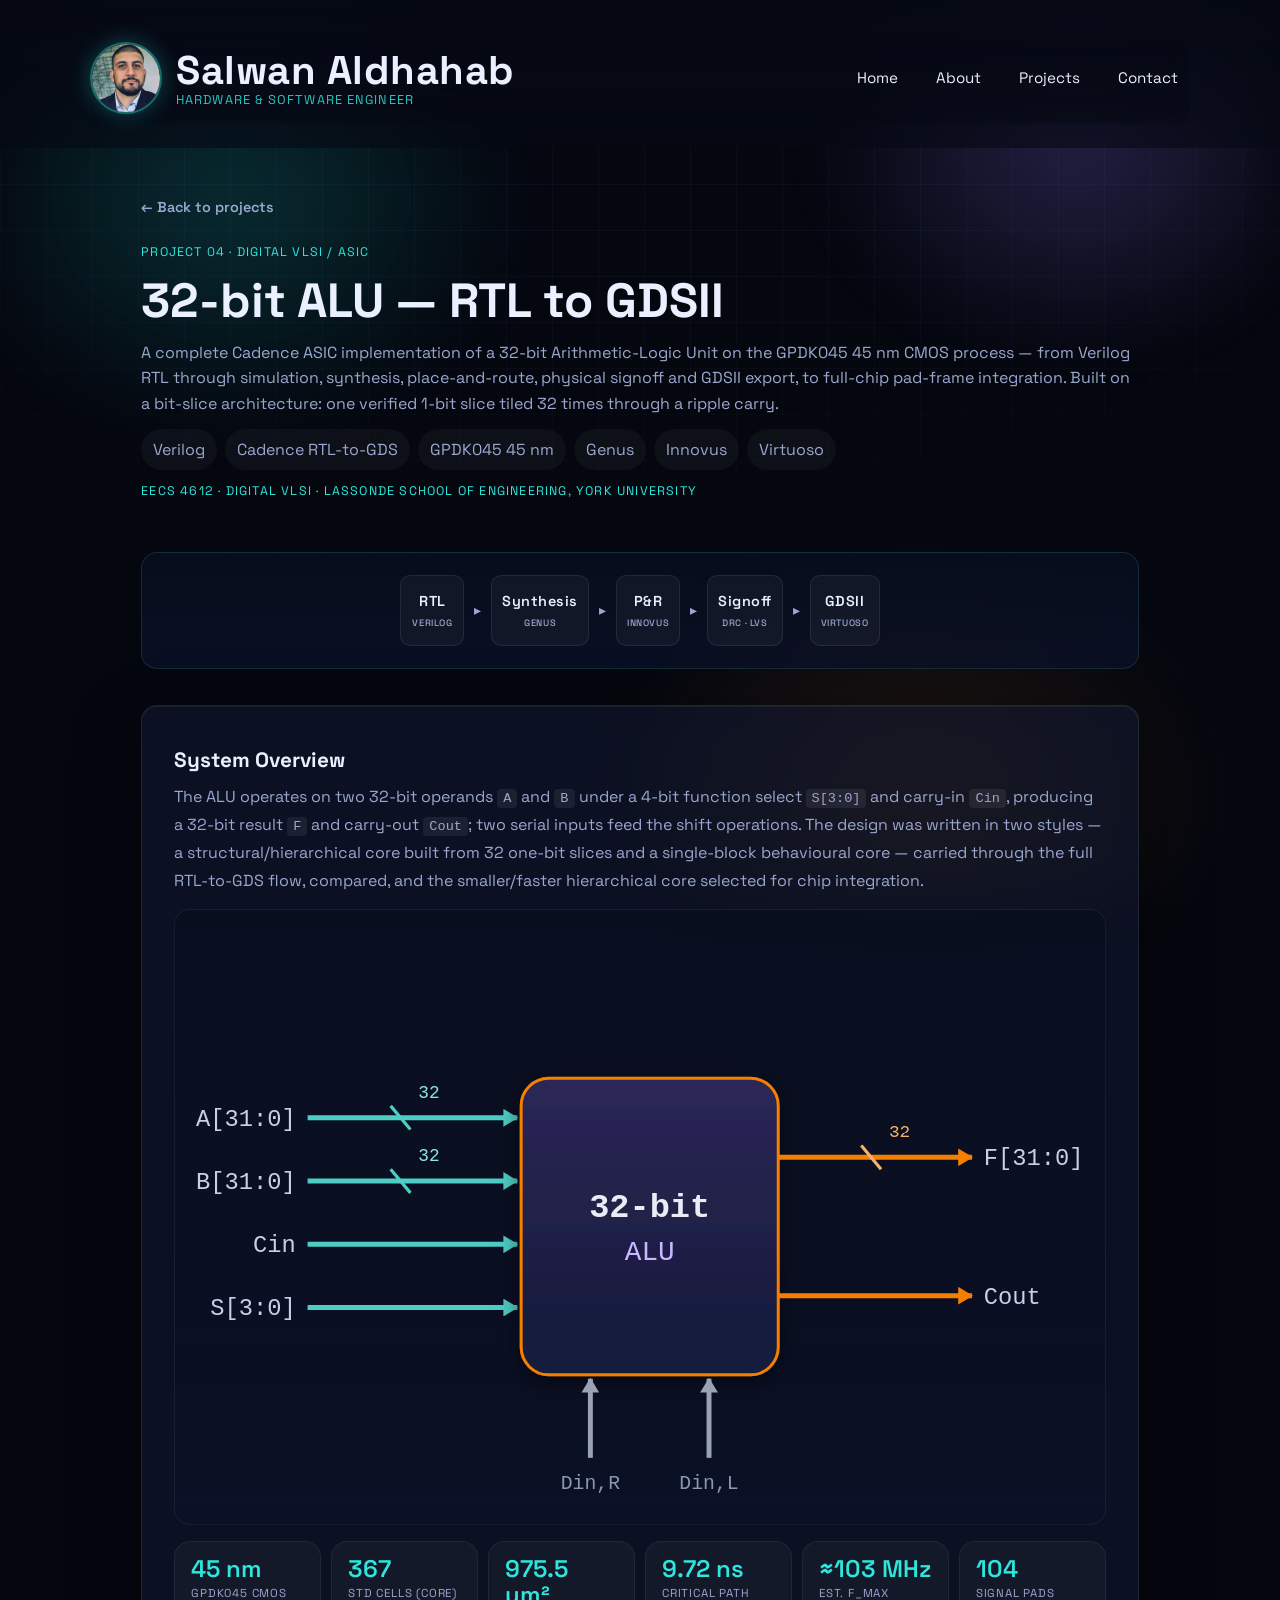
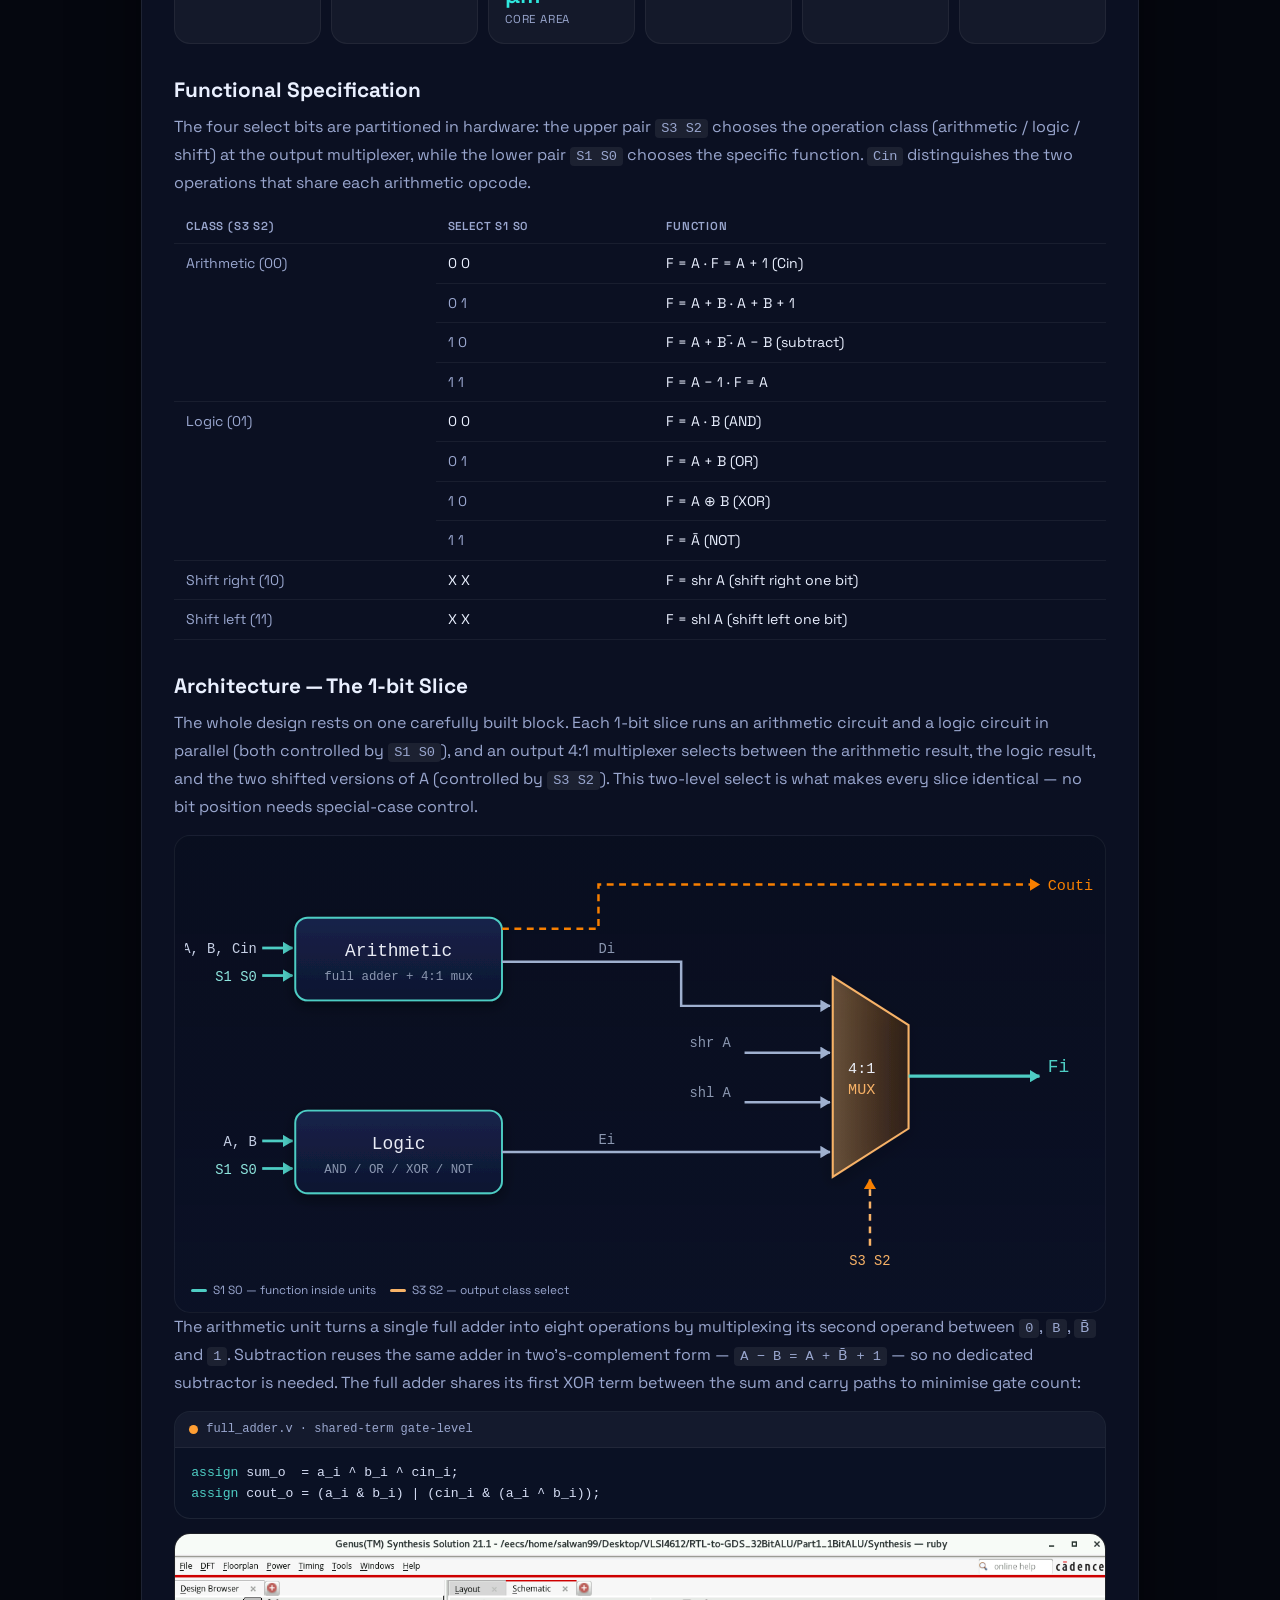
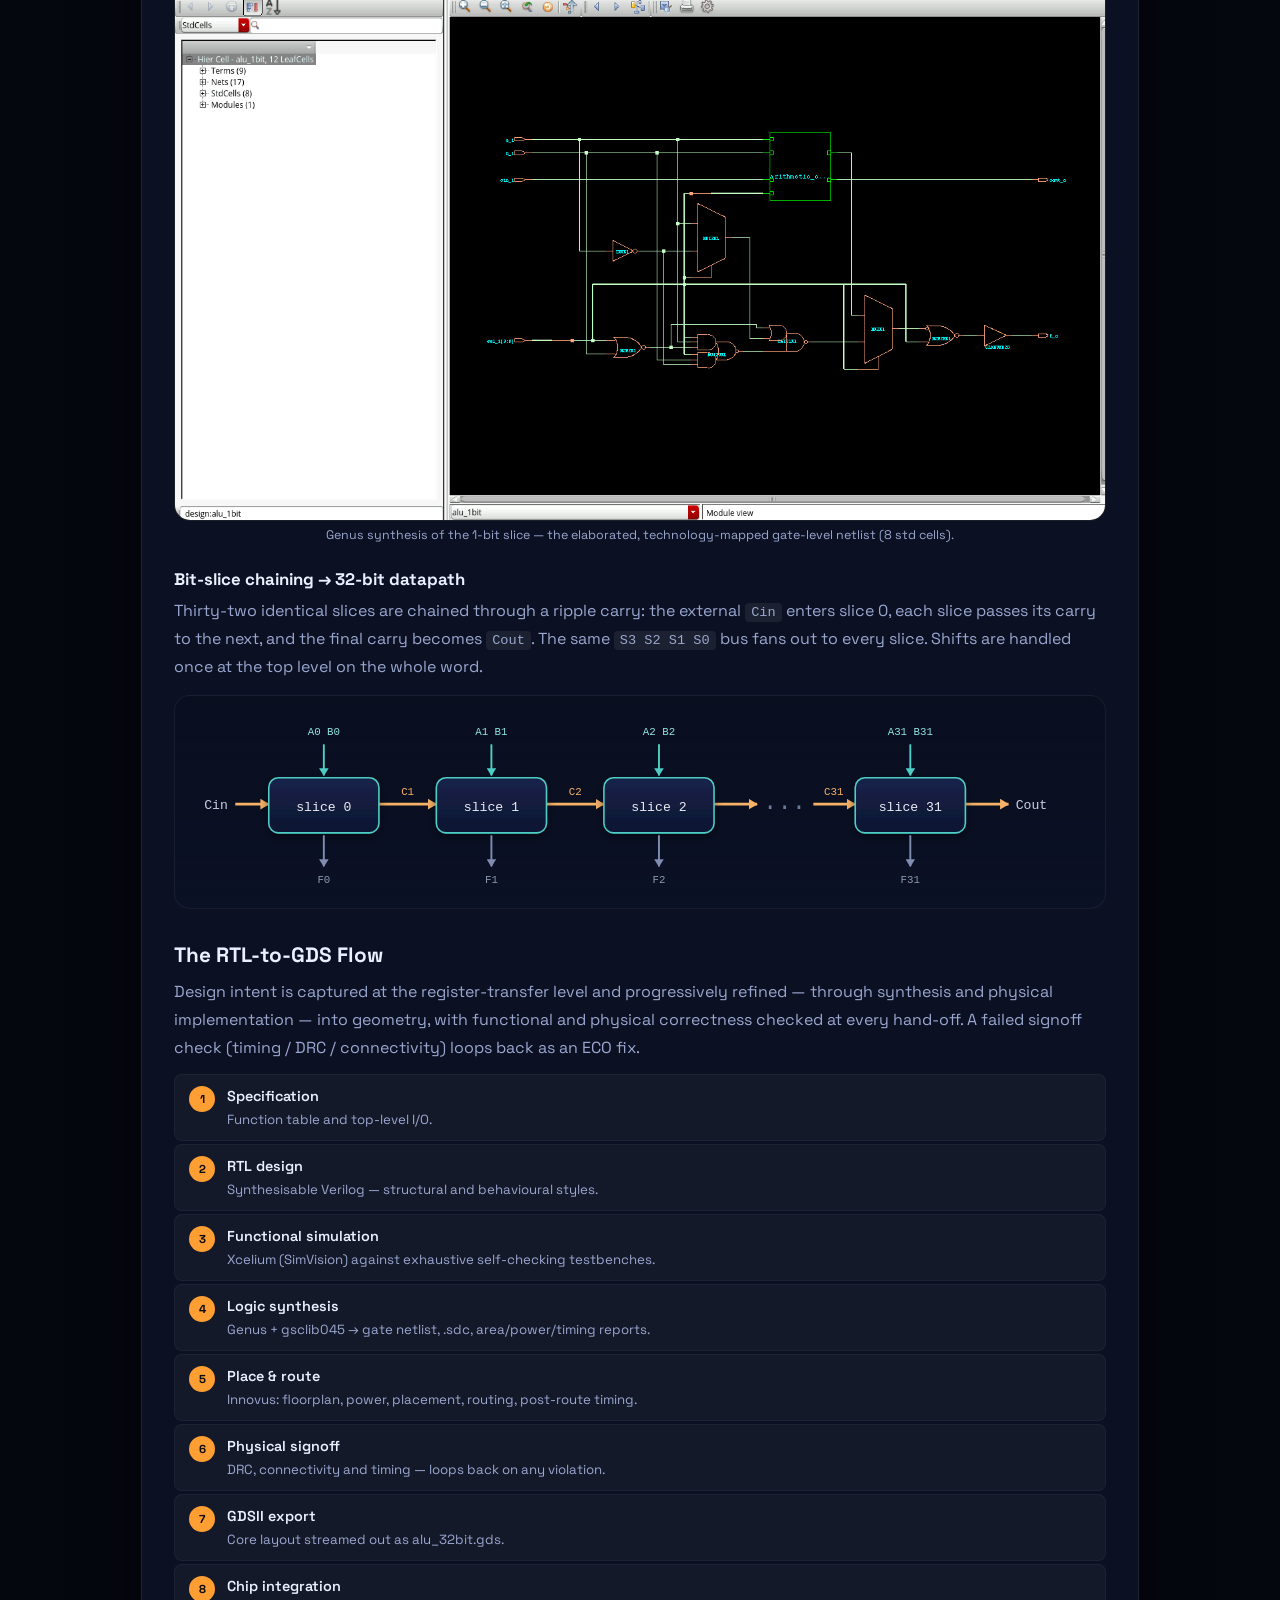
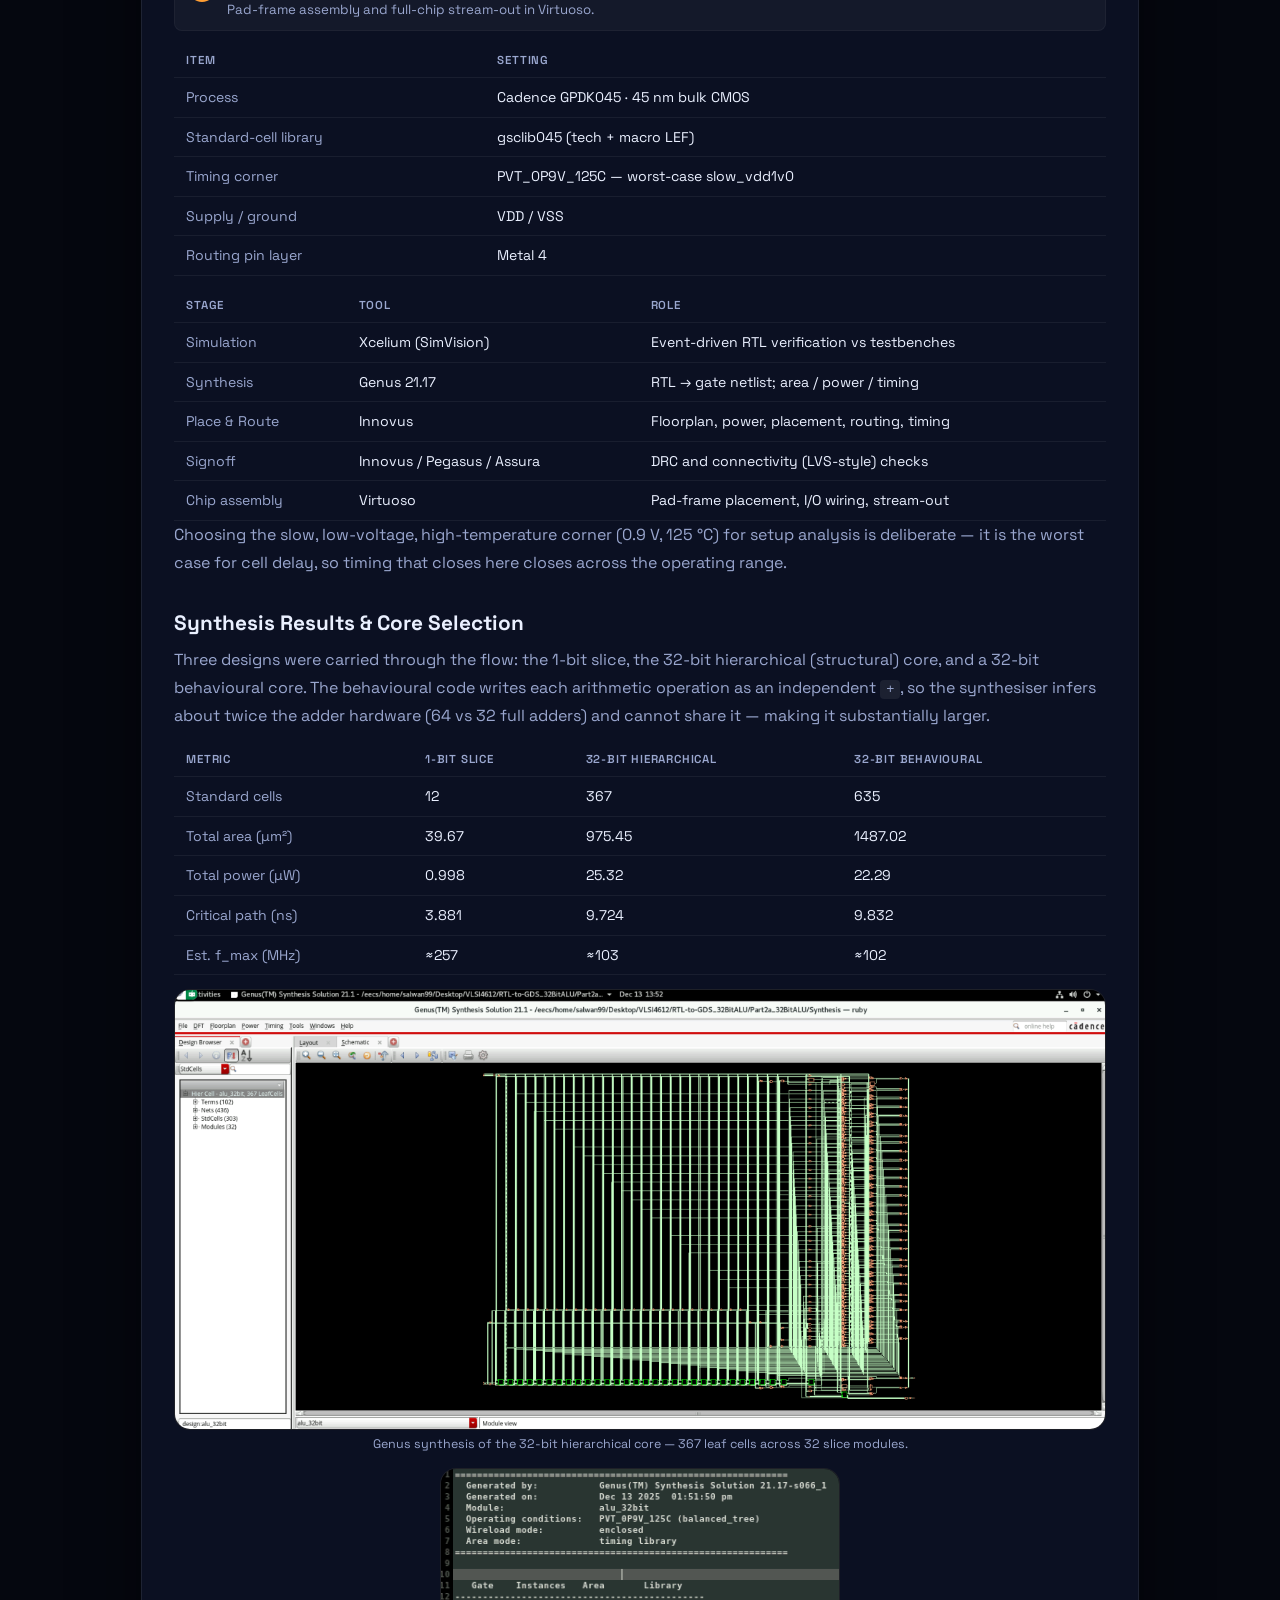
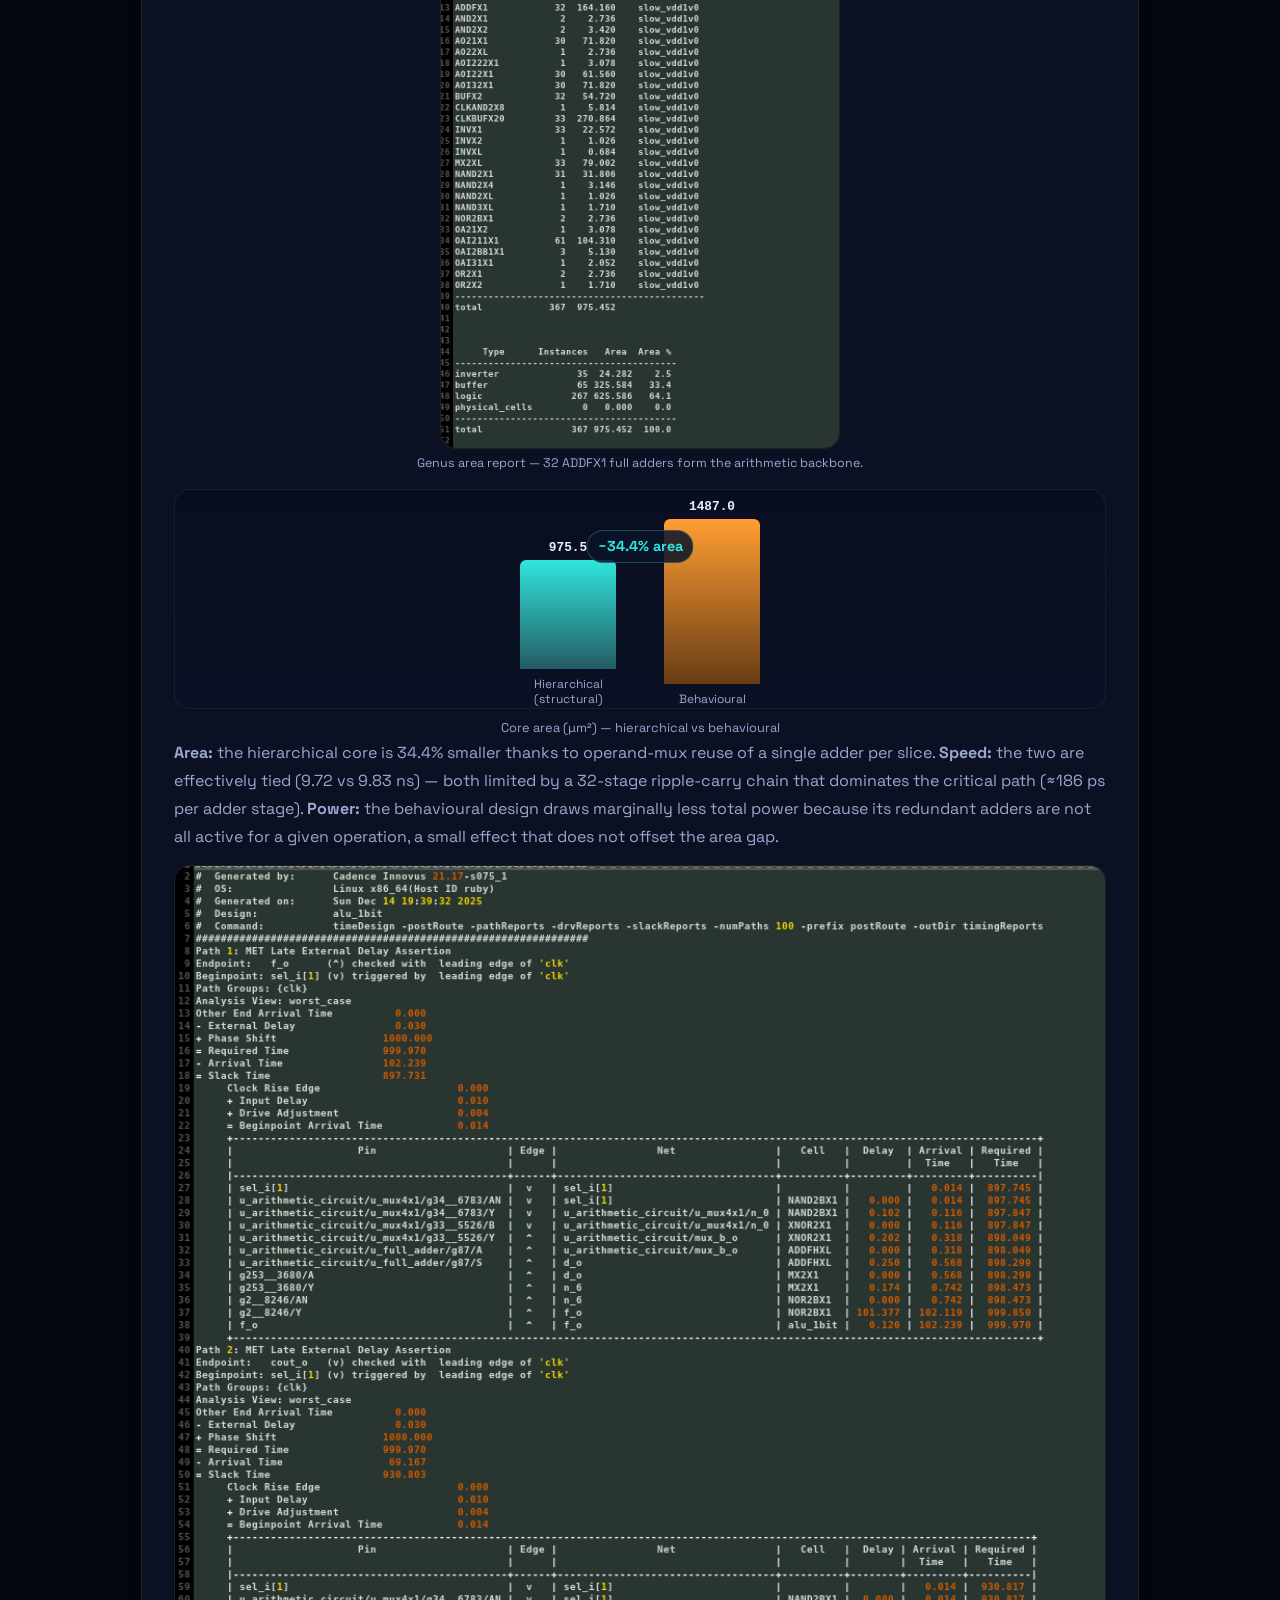
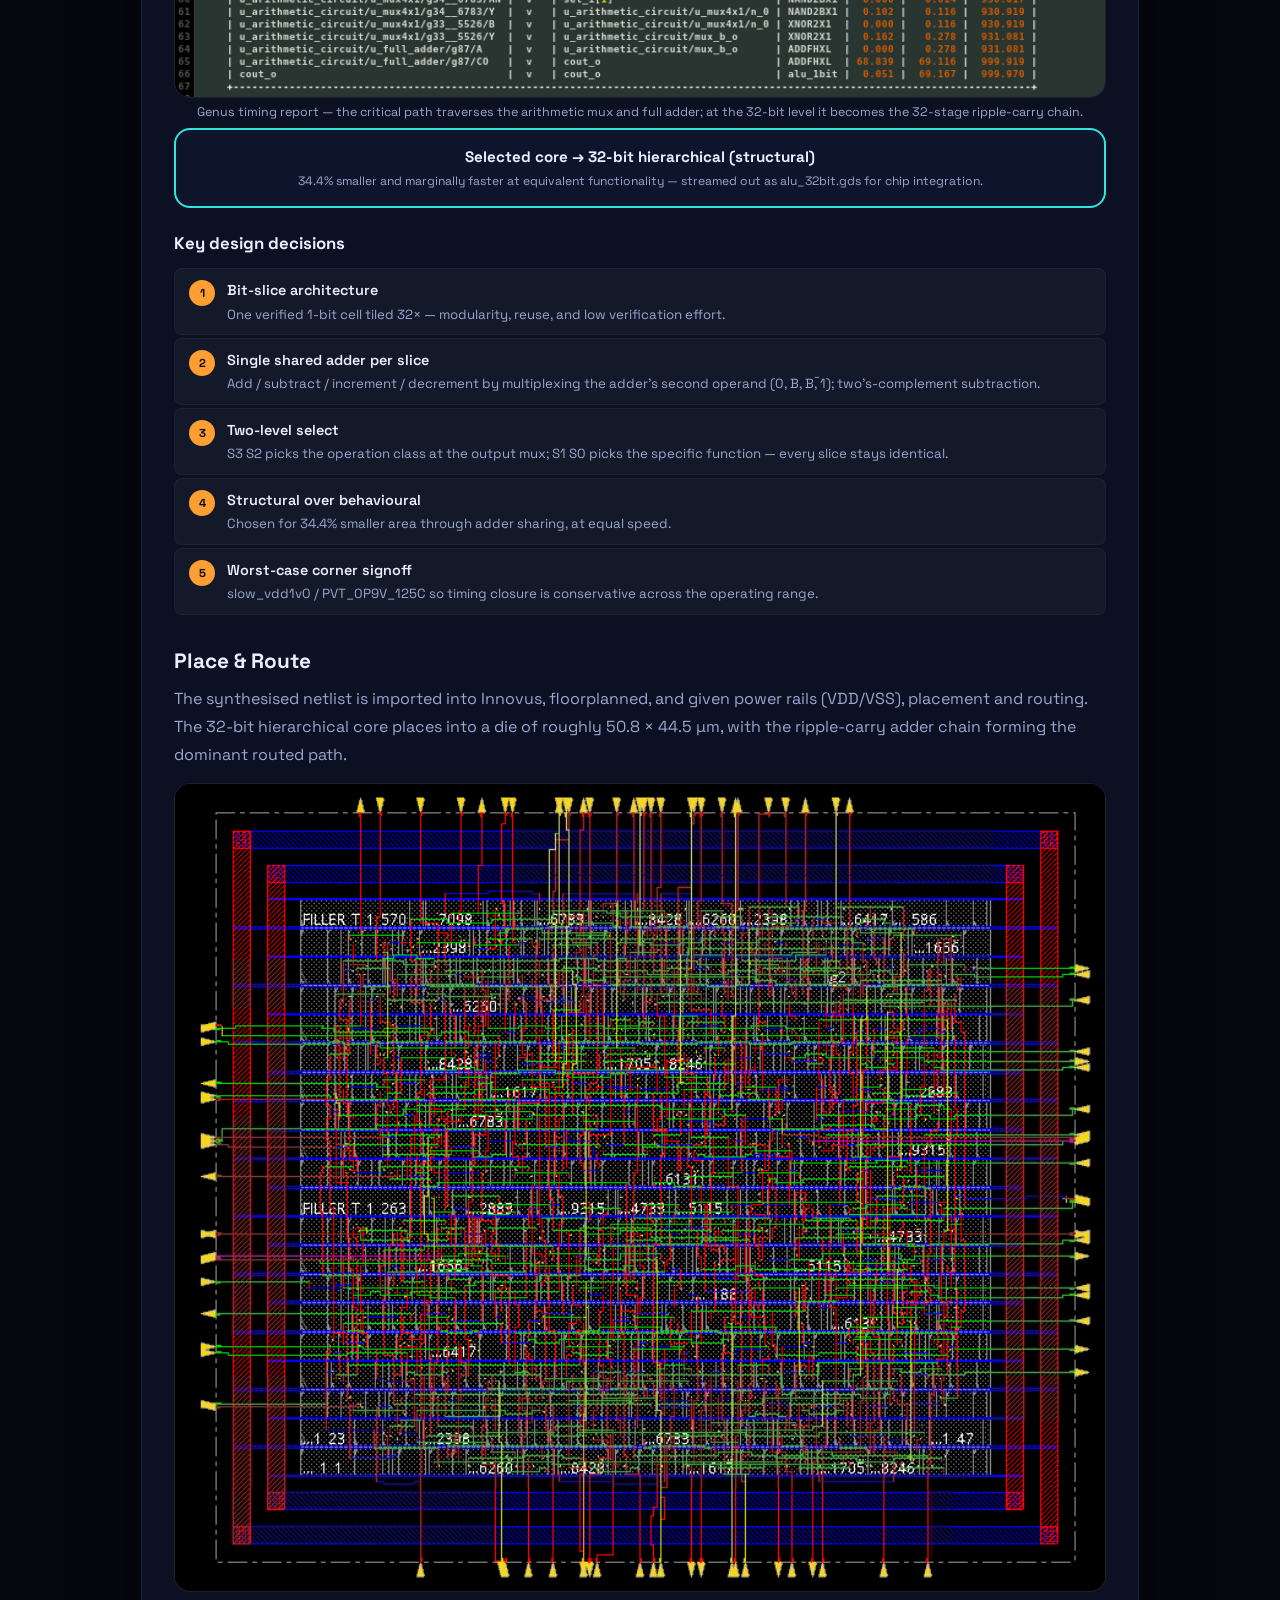
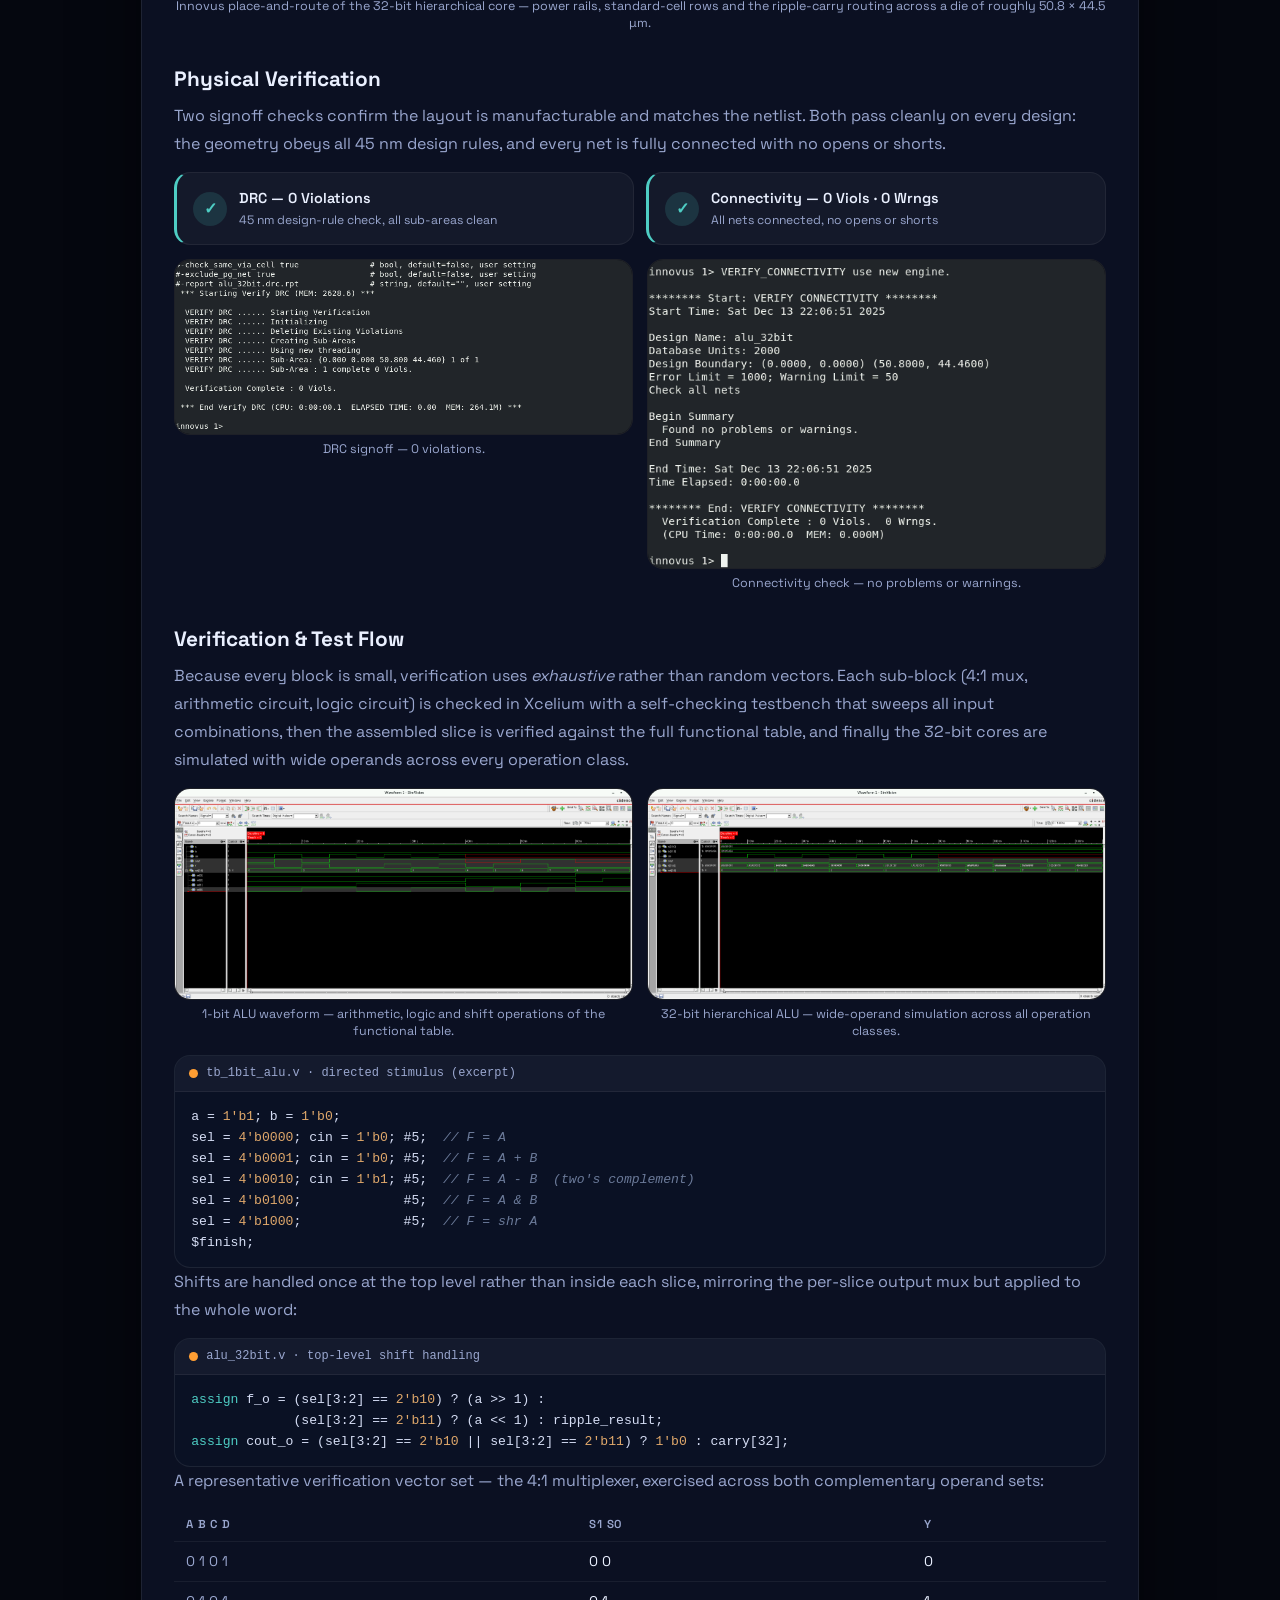
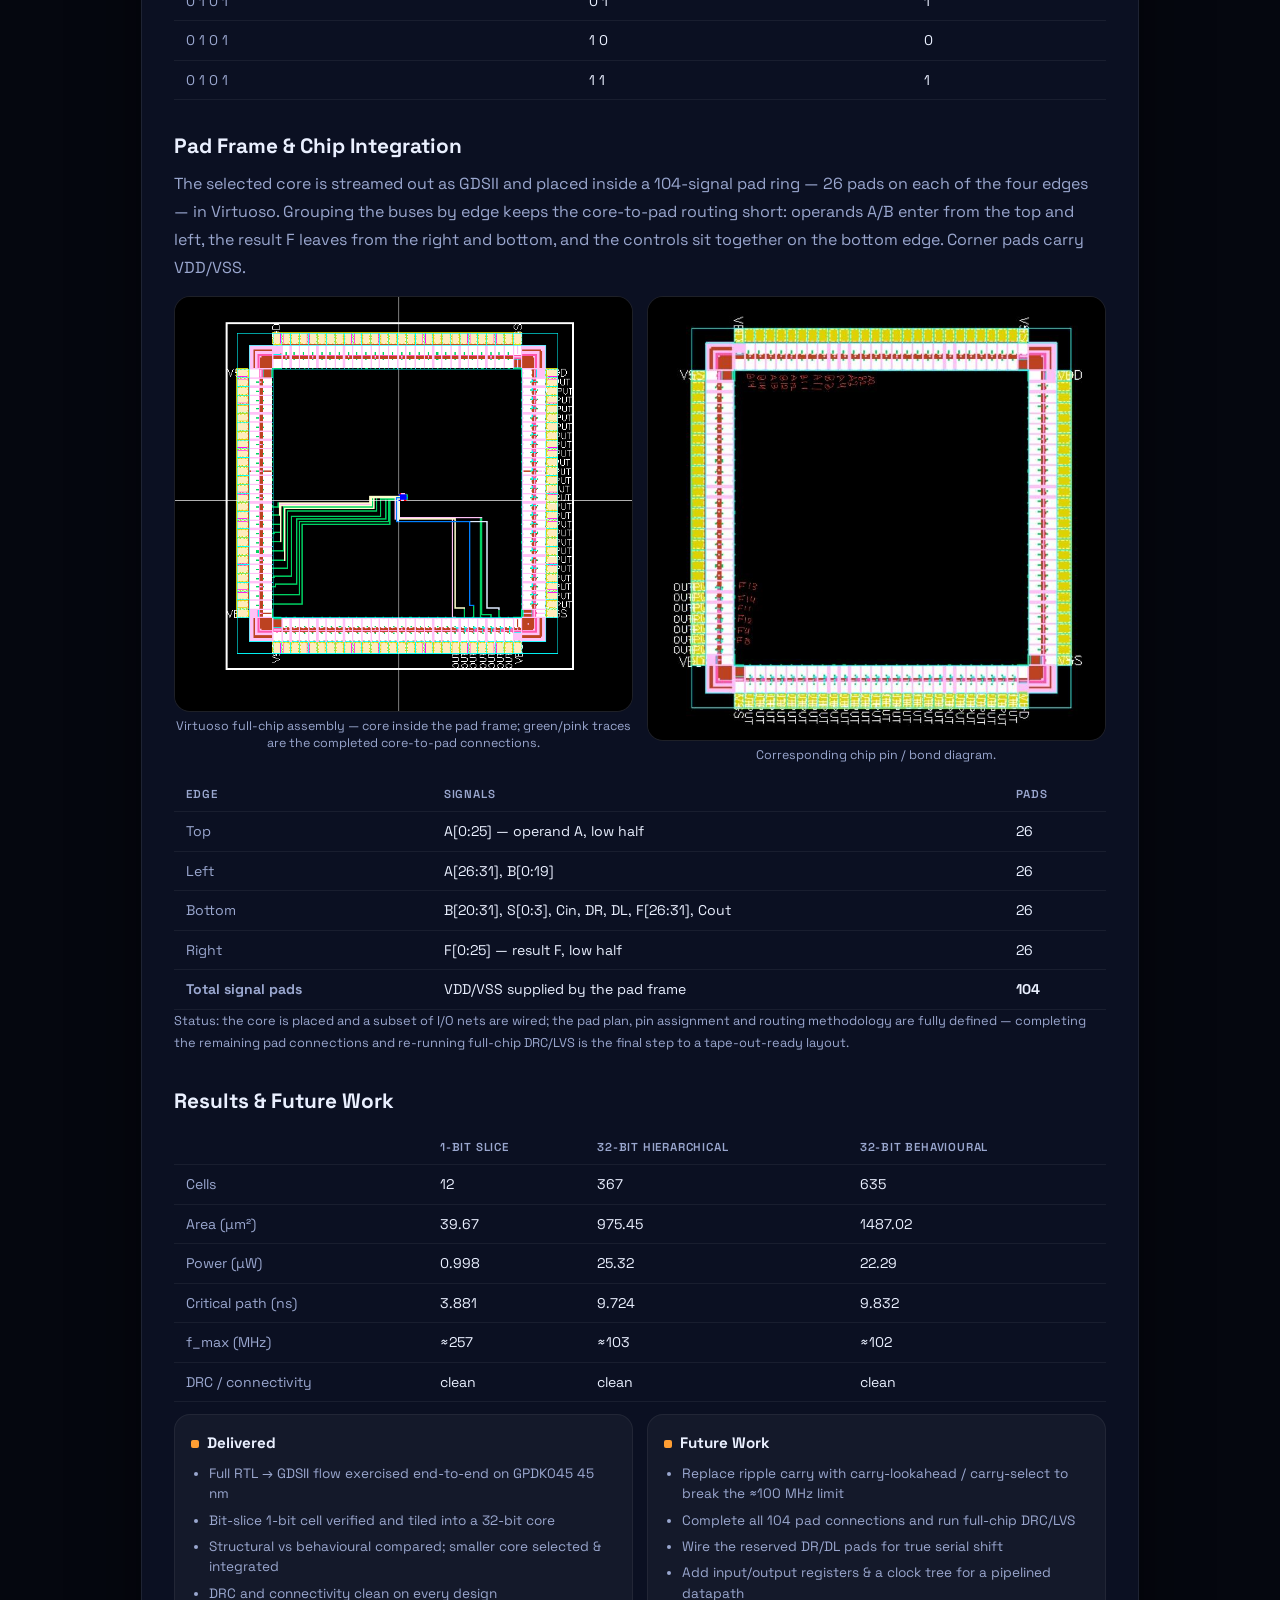
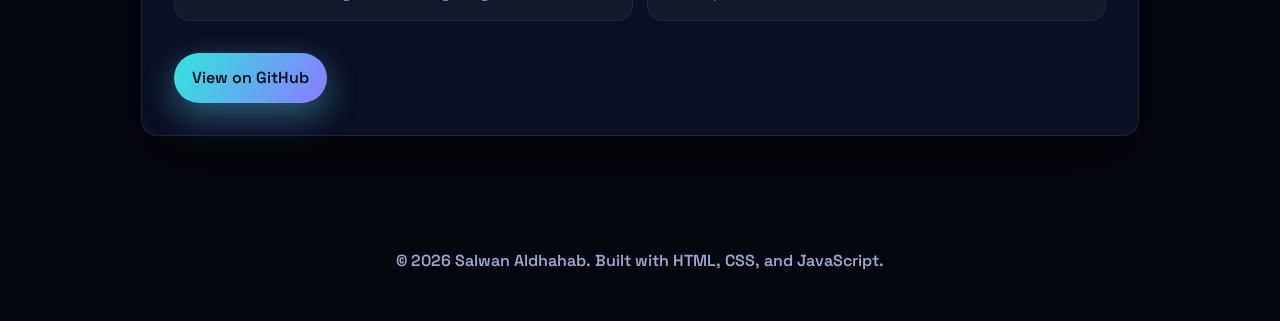
<file: projects/project-4.html>
<!DOCTYPE html>
<html lang="en">
<head>
  <meta charset="UTF-8">
  <meta name="viewport" content="width=device-width, initial-scale=1.0">
  <title>32-bit ALU — RTL to GDSII — Salwan Aldhahab</title>
  <link rel="preconnect" href="https://fonts.googleapis.com">
  <link rel="preconnect" href="https://fonts.gstatic.com" crossorigin>
  <link href="https://fonts.googleapis.com/css2?family=Space+Grotesk:wght@400;500;600&display=swap" rel="stylesheet">
  <link rel="icon" type="image/png" href="../images/website-icon.png" sizes="32x32">
  <link rel="stylesheet" href="../styles.css">
</head>
<body>
  <header class="page-header">
    <div class="nav-shell">
      <div class="logo">
        <img src="../images/profile.jpg" alt="Salwan Aldhahab headshot">
        <div class="logo__text">
          <span class="logo__name">Salwan Aldhahab</span>
          <span class="logo__subtitle">Hardware &amp; Software Engineer</span>
        </div>
      </div>
      <nav class="nav">
        <a href="../index.html#home">Home</a>
        <a href="../index.html#about">About</a>
        <a href="../index.html#projects">Projects</a>
        <a href="../index.html#contact">Contact</a>
      </nav>
    </div>
  </header>

  <div class="project-page">

    <div class="project-hero">
      <a href="../index.html#projects" class="back-link">← Back to projects</a>
      <p class="eyebrow">Project 04 · Digital VLSI / ASIC</p>
      <h1>32-bit ALU — RTL to GDSII</h1>
      <p class="lede">A complete Cadence ASIC implementation of a 32-bit Arithmetic-Logic Unit on the GPDK045 45 nm CMOS process — from Verilog RTL through simulation, synthesis, place-and-route, physical signoff and GDSII export, to full-chip pad-frame integration. Built on a bit-slice architecture: one verified 1-bit slice tiled 32 times through a ripple carry.</p>
      <ul class="pill-list">
        <li>Verilog</li>
        <li>Cadence RTL-to-GDS</li>
        <li>GPDK045 45 nm</li>
        <li>Genus</li>
        <li>Innovus</li>
        <li>Virtuoso</li>
      </ul>
      <p class="eyebrow">EECS 4612 · Digital VLSI · Lassonde School of Engineering, York University</p>
    </div>

    <!-- Animated RTL-to-GDS flow hero -->
    <div class="pipeline-hero" aria-hidden="true">
      <div class="pipeline-hero__stage">RTL<span>Verilog</span></div>
      <span class="pipeline-hero__sep">▸</span>
      <div class="pipeline-hero__stage">Synthesis<span>Genus</span></div>
      <span class="pipeline-hero__sep">▸</span>
      <div class="pipeline-hero__stage">P&amp;R<span>Innovus</span></div>
      <span class="pipeline-hero__sep">▸</span>
      <div class="pipeline-hero__stage">Signoff<span>DRC · LVS</span></div>
      <span class="pipeline-hero__sep">▸</span>
      <div class="pipeline-hero__stage">GDSII<span>Virtuoso</span></div>
    </div>

    <div class="section project-body">

      <!-- Overview -->
      <div>
        <h2>System Overview</h2>
        <p>The ALU operates on two 32-bit operands <code>A</code> and <code>B</code> under a 4-bit function select <code>S[3:0]</code> and carry-in <code>Cin</code>, producing a 32-bit result <code>F</code> and carry-out <code>Cout</code>; two serial inputs feed the shift operations. The design was written in two styles — a structural/hierarchical core built from 32 one-bit slices and a single-block behavioural core — carried through the full RTL-to-GDS flow, compared, and the smaller/faster hierarchical core selected for chip integration.</p>

        <div class="wiring">
          <svg viewBox="0 0 460 300" role="img" aria-label="Top-level input/output interface of the 32-bit ALU">
            <defs>
              <linearGradient id="io-core" x1="0" y1="0" x2="0" y2="1">
                <stop offset="0" stop-color="#2b2656"/><stop offset="1" stop-color="#141a3a"/>
              </linearGradient>
              <filter id="io-shadow" x="-40%" y="-40%" width="180%" height="180%">
                <feDropShadow dx="0" dy="4" stdDeviation="6" flood-color="#000000" flood-opacity="0.5"/>
              </filter>
              <marker id="io-in" markerWidth="9" markerHeight="9" refX="7" refY="4.5" orient="auto" markerUnits="userSpaceOnUse"><path d="M0,0 L7.5,4.5 L0,9 Z" fill="#4ecdc4"/></marker>
              <marker id="io-out" markerWidth="9" markerHeight="9" refX="7" refY="4.5" orient="auto" markerUnits="userSpaceOnUse"><path d="M0,0 L7.5,4.5 L0,9 Z" fill="#f77f00"/></marker>
              <marker id="io-sft" markerWidth="9" markerHeight="9" refX="7" refY="4.5" orient="auto" markerUnits="userSpaceOnUse"><path d="M0,0 L7.5,4.5 L0,9 Z" fill="#9aa3b5"/></marker>
            </defs>

            <!-- inputs -->
            <g stroke="#4ecdc4" stroke-width="2.5" fill="none" marker-end="url(#io-in)">
              <path d="M62,100 H168"/><path d="M62,132 H168"/><path d="M62,164 H168"/><path d="M62,196 H168"/>
            </g>
            <g stroke="#4ecdc4" stroke-width="1.6"><path d="M104,94 l10,12"/><path d="M104,126 l10,12"/></g>
            <g fill="#8fe6df" font-size="9" font-family="monospace"><text x="118" y="90">32</text><text x="118" y="122">32</text></g>
            <g fill="#c7d0e6" font-size="12" font-family="monospace" text-anchor="end">
              <text x="56" y="104">A[31:0]</text><text x="56" y="136">B[31:0]</text><text x="56" y="168">Cin</text><text x="56" y="200">S[3:0]</text>
            </g>

            <!-- core -->
            <rect x="170" y="80" width="130" height="150" rx="14" fill="url(#io-core)" stroke="#f77f00" stroke-width="1.5" filter="url(#io-shadow)"/>
            <text x="235" y="150" fill="#e9ecf5" font-size="17" font-weight="600" text-anchor="middle" font-family="monospace">32-bit</text>
            <text x="235" y="172" fill="#c9b8ff" font-size="14" text-anchor="middle" font-family="monospace">ALU</text>

            <!-- shift serial inputs (bottom) -->
            <g stroke="#9aa3b5" stroke-width="2.5" fill="none" marker-end="url(#io-sft)">
              <path d="M205,272 V232"/><path d="M265,272 V232"/>
            </g>
            <g fill="#8b97b0" font-size="10" font-family="monospace" text-anchor="middle">
              <text x="205" y="288">Din,R</text><text x="265" y="288">Din,L</text>
            </g>

            <!-- outputs -->
            <g stroke="#f77f00" stroke-width="2.5" fill="none" marker-end="url(#io-out)">
              <path d="M300,120 H398"/><path d="M300,190 H398"/>
            </g>
            <g stroke="#f7b267" stroke-width="1.6"><path d="M342,114 l10,12"/></g>
            <text x="356" y="110" fill="#f7b267" font-size="9" font-family="monospace">32</text>
            <g fill="#c7d0e6" font-size="12" font-family="monospace">
              <text x="404" y="124">F[31:0]</text><text x="404" y="194">Cout</text>
            </g>
          </svg>
        </div>

        <div class="metric-grid">
          <div class="metric"><span class="metric__value">45 nm</span><span class="metric__label">GPDK045 CMOS</span></div>
          <div class="metric"><span class="metric__value">367</span><span class="metric__label">Std cells (core)</span></div>
          <div class="metric"><span class="metric__value">975.5 µm²</span><span class="metric__label">Core area</span></div>
          <div class="metric"><span class="metric__value">9.72 ns</span><span class="metric__label">Critical path</span></div>
          <div class="metric"><span class="metric__value">≈103 MHz</span><span class="metric__label">Est. f_max</span></div>
          <div class="metric"><span class="metric__value">104</span><span class="metric__label">Signal pads</span></div>
        </div>
      </div>

      <!-- Functional spec -->
      <div>
        <h2>Functional Specification</h2>
        <p>The four select bits are partitioned in hardware: the upper pair <code>S3 S2</code> chooses the operation class (arithmetic / logic / shift) at the output multiplexer, while the lower pair <code>S1 S0</code> chooses the specific function. <code>Cin</code> distinguishes the two operations that share each arithmetic opcode.</p>
        <div class="table-wrap"><table class="spec-table">
          <thead>
            <tr><th>Class (S3 S2)</th><th>Select S1 S0</th><th>Function</th></tr>
          </thead>
          <tbody>
            <tr><td rowspan="4">Arithmetic (00)</td><td>0 0</td><td>F = A  ·  F = A + 1 (Cin)</td></tr>
            <tr><td>0 1</td><td>F = A + B  ·  A + B + 1</td></tr>
            <tr><td>1 0</td><td>F = A + B̄  ·  A − B (subtract)</td></tr>
            <tr><td>1 1</td><td>F = A − 1  ·  F = A</td></tr>
            <tr><td rowspan="4">Logic (01)</td><td>0 0</td><td>F = A · B (AND)</td></tr>
            <tr><td>0 1</td><td>F = A + B (OR)</td></tr>
            <tr><td>1 0</td><td>F = A ⊕ B (XOR)</td></tr>
            <tr><td>1 1</td><td>F = Ā (NOT)</td></tr>
            <tr><td>Shift right (10)</td><td>X X</td><td>F = shr A (shift right one bit)</td></tr>
            <tr><td>Shift left (11)</td><td>X X</td><td>F = shl A (shift left one bit)</td></tr>
          </tbody>
        </table></div>
      </div>

      <!-- Architecture -->
      <div>
        <h2>Architecture — The 1-bit Slice</h2>
        <p>The whole design rests on one carefully built block. Each 1-bit slice runs an arithmetic circuit and a logic circuit in parallel (both controlled by <code>S1 S0</code>), and an output 4:1 multiplexer selects between the arithmetic result, the logic result, and the two shifted versions of A (controlled by <code>S3 S2</code>). This two-level select is what makes every slice identical — no bit position needs special-case control.</p>

        <div class="wiring">
          <svg viewBox="0 0 660 310" role="img" aria-label="Datapath of the 1-bit ALU slice: arithmetic and logic circuits feeding a 4:1 output multiplexer">
            <defs>
              <linearGradient id="sl-blk" x1="0" y1="0" x2="0" y2="1"><stop offset="0" stop-color="#16224a"/><stop offset="1" stop-color="#0e1630"/></linearGradient>
              <linearGradient id="sl-mux" x1="0" y1="0" x2="1" y2="0"><stop offset="0" stop-color="rgba(247,183,103,0.34)"/><stop offset="1" stop-color="rgba(247,127,0,0.12)"/></linearGradient>
              <filter id="sl-shadow" x="-40%" y="-40%" width="180%" height="180%"><feDropShadow dx="0" dy="3" stdDeviation="5" flood-color="#000" flood-opacity="0.45"/></filter>
              <marker id="sl-arr" markerWidth="9" markerHeight="9" refX="7" refY="4.5" orient="auto" markerUnits="userSpaceOnUse"><path d="M0,0 L7.5,4.5 L0,9 Z" fill="#9fb0cf"/></marker>
              <marker id="sl-arrT" markerWidth="9" markerHeight="9" refX="7" refY="4.5" orient="auto" markerUnits="userSpaceOnUse"><path d="M0,0 L7.5,4.5 L0,9 Z" fill="#4ecdc4"/></marker>
              <marker id="sl-arrO" markerWidth="9" markerHeight="9" refX="7" refY="4.5" orient="auto" markerUnits="userSpaceOnUse"><path d="M0,0 L7.5,4.5 L0,9 Z" fill="#f77f00"/></marker>
            </defs>

            <!-- inputs -->
            <g stroke="#4ecdc4" stroke-width="2" fill="none" marker-end="url(#sl-arrT)">
              <path d="M56,74 H78"/><path d="M56,94 H78"/><path d="M56,214 H78"/><path d="M56,234 H78"/>
            </g>
            <g fill="#c7d0e6" font-size="10" font-family="monospace" text-anchor="end">
              <text x="52" y="78">A, B, Cin</text><text x="52" y="218">A, B</text>
            </g>
            <g fill="#8fe6df" font-size="10" font-family="monospace" text-anchor="end">
              <text x="52" y="98">S1 S0</text><text x="52" y="238">S1 S0</text>
            </g>

            <!-- arithmetic block -->
            <rect x="80" y="52" width="150" height="60" rx="9" fill="url(#sl-blk)" stroke="#4ecdc4" stroke-width="1.4" filter="url(#sl-shadow)"/>
            <text x="155" y="80" fill="#e9ecf5" font-size="13" text-anchor="middle" font-family="monospace">Arithmetic</text>
            <text x="155" y="97" fill="#8b97b0" font-size="9" text-anchor="middle" font-family="monospace">full adder + 4:1 mux</text>

            <!-- logic block -->
            <rect x="80" y="192" width="150" height="60" rx="9" fill="url(#sl-blk)" stroke="#4ecdc4" stroke-width="1.4" filter="url(#sl-shadow)"/>
            <text x="155" y="220" fill="#e9ecf5" font-size="13" text-anchor="middle" font-family="monospace">Logic</text>
            <text x="155" y="237" fill="#8b97b0" font-size="9" text-anchor="middle" font-family="monospace">AND / OR / XOR / NOT</text>

            <!-- mux -->
            <path d="M470,95 L525,130 L525,205 L470,240 Z" fill="url(#sl-mux)" stroke="#f7b267" stroke-width="1.5" filter="url(#sl-shadow)"/>
            <text x="491" y="165" fill="#e9ecf5" font-size="11" text-anchor="middle" font-family="monospace">4:1</text>
            <text x="491" y="180" fill="#f7b267" font-size="11" text-anchor="middle" font-family="monospace">MUX</text>

            <!-- signals into the mux -->
            <g stroke="#9fb0cf" stroke-width="1.8" fill="none" marker-end="url(#sl-arr)">
              <path d="M230,84 H360 V116 H468"/>
              <path d="M406,150 H468"/>
              <path d="M406,186 H468"/>
              <path d="M230,222 H468"/>
            </g>
            <g fill="#8b97b0" font-size="10" font-family="monospace">
              <text x="300" y="78">Di</text><text x="300" y="216">Ei</text>
              <text x="366" y="146">shr A</text><text x="366" y="182">shl A</text>
            </g>

            <!-- Fi output -->
            <path d="M525,167 H620" stroke="#4ecdc4" stroke-width="2.4" fill="none" marker-end="url(#sl-arrT)"/>
            <text x="626" y="164" fill="#4ecdc4" font-size="13" font-family="monospace">Fi</text>

            <!-- Couti (carry-out from arithmetic) -->
            <path d="M230,60 H300 V28 H620" stroke="#f77f00" stroke-width="1.8" fill="none" stroke-dasharray="5 4" marker-end="url(#sl-arrO)"/>
            <text x="626" y="32" fill="#f77f00" font-size="11" font-family="monospace">Couti</text>

            <!-- S3 S2 select control -->
            <path d="M497,290 V242" stroke="#f7b267" stroke-width="1.8" fill="none" stroke-dasharray="5 4" marker-end="url(#sl-arrO)"/>
            <text x="497" y="304" fill="#f7b267" font-size="10" text-anchor="middle" font-family="monospace">S3 S2</text>
          </svg>
          <div class="wiring__legend">
            <span><span class="wiring__swatch" style="background:#4ecdc4"></span>S1 S0 — function inside units</span>
            <span><span class="wiring__swatch" style="background:#f7b267"></span>S3 S2 — output class select</span>
          </div>
        </div>

        <p>The arithmetic unit turns a single full adder into eight operations by multiplexing its second operand between <code>0</code>, <code>B</code>, <code>B̄</code> and <code>1</code>. Subtraction reuses the same adder in two's-complement form — <code>A − B = A + B̄ + 1</code> — so no dedicated subtractor is needed. The full adder shares its first XOR term between the sum and carry paths to minimise gate count:</p>

        <div class="code-block">
          <div class="code-block__header">
            <span class="code-block__dot"></span>
            full_adder.v · shared-term gate-level
          </div>
          <pre><code><span class="tok-kw">assign</span> sum_o  = a_i ^ b_i ^ cin_i;
<span class="tok-kw">assign</span> cout_o = (a_i &amp; b_i) | (cin_i &amp; (a_i ^ b_i));</code></pre>
        </div>

        <div class="project-figure">
          <img src="../images/alu-rtl-to-gds/fig05_alu1_synth.png" alt="Genus technology-mapped gate-level netlist of the 1-bit ALU slice">
          <figcaption>Genus synthesis of the 1-bit slice — the elaborated, technology-mapped gate-level netlist (8 std cells).</figcaption>
        </div>

        <h3 style="font-size:1.05rem;margin:22px 0 4px;">Bit-slice chaining → 32-bit datapath</h3>
        <p>Thirty-two identical slices are chained through a ripple carry: the external <code>Cin</code> enters slice 0, each slice passes its carry to the next, and the final carry becomes <code>Cout</code>. The same <code>S3 S2 S1 S0</code> bus fans out to every slice. Shifts are handled once at the top level on the whole word.</p>

        <div class="wiring">
          <svg viewBox="0 0 760 160" role="img" aria-label="Ripple-carry chaining of thirty-two 1-bit ALU slices">
            <defs>
              <linearGradient id="rc-blk" x1="0" y1="0" x2="0" y2="1"><stop offset="0" stop-color="#16224a"/><stop offset="1" stop-color="#0e1630"/></linearGradient>
              <filter id="rc-shadow" x="-40%" y="-40%" width="180%" height="180%"><feDropShadow dx="0" dy="3" stdDeviation="4" flood-color="#000" flood-opacity="0.45"/></filter>
              <marker id="rc-c" markerWidth="9" markerHeight="9" refX="7" refY="4.5" orient="auto" markerUnits="userSpaceOnUse"><path d="M0,0 L7.5,4.5 L0,9 Z" fill="#f7b267"/></marker>
              <marker id="rc-in" markerWidth="8" markerHeight="8" refX="6" refY="4" orient="auto" markerUnits="userSpaceOnUse"><path d="M0,0 L6.5,4 L0,8 Z" fill="#4ecdc4"/></marker>
              <marker id="rc-out" markerWidth="8" markerHeight="8" refX="6" refY="4" orient="auto" markerUnits="userSpaceOnUse"><path d="M0,0 L6.5,4 L0,8 Z" fill="#7f8db0"/></marker>
            </defs>

            <!-- carry chain -->
            <text x="16" y="86" fill="#c7d0e6" font-size="11" font-family="monospace" text-anchor="start">Cin</text>
            <g stroke="#f7b267" stroke-width="2.4" fill="none" marker-end="url(#rc-c)">
              <path d="M42,82 H70"/><path d="M162,82 H210"/><path d="M302,82 H350"/><path d="M442,82 H478"/><path d="M525,82 H560"/><path d="M652,82 H688"/>
            </g>
            <text x="694" y="86" fill="#c7d0e6" font-size="11" font-family="monospace" text-anchor="start">Cout</text>
            <g fill="#f7b267" font-size="9" font-family="monospace" text-anchor="middle">
              <text x="186" y="74">C1</text><text x="326" y="74">C2</text><text x="542" y="74">C31</text>
            </g>

            <!-- slice boxes -->
            <g font-family="monospace" text-anchor="middle">
              <rect x="70"  y="60" width="92" height="46" rx="8" fill="url(#rc-blk)" stroke="#4ecdc4" stroke-width="1.3" filter="url(#rc-shadow)"/><text x="116" y="88" fill="#e9ecf5" font-size="11">slice 0</text>
              <rect x="210" y="60" width="92" height="46" rx="8" fill="url(#rc-blk)" stroke="#4ecdc4" stroke-width="1.3" filter="url(#rc-shadow)"/><text x="256" y="88" fill="#e9ecf5" font-size="11">slice 1</text>
              <rect x="350" y="60" width="92" height="46" rx="8" fill="url(#rc-blk)" stroke="#4ecdc4" stroke-width="1.3" filter="url(#rc-shadow)"/><text x="396" y="88" fill="#e9ecf5" font-size="11">slice 2</text>
              <text x="501" y="90" fill="#6b7a99" font-size="20">···</text>
              <rect x="560" y="60" width="92" height="46" rx="8" fill="url(#rc-blk)" stroke="#4ecdc4" stroke-width="1.3" filter="url(#rc-shadow)"/><text x="606" y="88" fill="#e9ecf5" font-size="11">slice 31</text>
            </g>

            <!-- operand inputs (top) -->
            <g stroke="#4ecdc4" stroke-width="1.6" fill="none" marker-end="url(#rc-in)">
              <path d="M116,32 V58"/><path d="M256,32 V58"/><path d="M396,32 V58"/><path d="M606,32 V58"/>
            </g>
            <g fill="#8fe6df" font-size="9" font-family="monospace" text-anchor="middle">
              <text x="116" y="24">A0 B0</text><text x="256" y="24">A1 B1</text><text x="396" y="24">A2 B2</text><text x="606" y="24">A31 B31</text>
            </g>

            <!-- result outputs (bottom) -->
            <g stroke="#7f8db0" stroke-width="1.6" fill="none" marker-end="url(#rc-out)">
              <path d="M116,108 V134"/><path d="M256,108 V134"/><path d="M396,108 V134"/><path d="M606,108 V134"/>
            </g>
            <g fill="#8b97b0" font-size="9" font-family="monospace" text-anchor="middle">
              <text x="116" y="148">F0</text><text x="256" y="148">F1</text><text x="396" y="148">F2</text><text x="606" y="148">F31</text>
            </g>
          </svg>
        </div>
      </div>

      <!-- RTL-to-GDS flow -->
      <div>
        <h2>The RTL-to-GDS Flow</h2>
        <p>Design intent is captured at the register-transfer level and progressively refined — through synthesis and physical implementation — into geometry, with functional and physical correctness checked at every hand-off. A failed signoff check (timing / DRC / connectivity) loops back as an ECO fix.</p>

        <ol class="dsp-pipeline">
          <li class="dsp-stage"><span class="dsp-stage__num">1</span><div class="dsp-stage__body"><span class="dsp-stage__name">Specification</span><span class="dsp-stage__desc">Function table and top-level I/O.</span></div></li>
          <li class="dsp-stage"><span class="dsp-stage__num">2</span><div class="dsp-stage__body"><span class="dsp-stage__name">RTL design</span><span class="dsp-stage__desc">Synthesisable Verilog — structural and behavioural styles.</span></div></li>
          <li class="dsp-stage"><span class="dsp-stage__num">3</span><div class="dsp-stage__body"><span class="dsp-stage__name">Functional simulation</span><span class="dsp-stage__desc">Xcelium (SimVision) against exhaustive self-checking testbenches.</span></div></li>
          <li class="dsp-stage"><span class="dsp-stage__num">4</span><div class="dsp-stage__body"><span class="dsp-stage__name">Logic synthesis</span><span class="dsp-stage__desc">Genus + gsclib045 → gate netlist, .sdc, area/power/timing reports.</span></div></li>
          <li class="dsp-stage"><span class="dsp-stage__num">5</span><div class="dsp-stage__body"><span class="dsp-stage__name">Place &amp; route</span><span class="dsp-stage__desc">Innovus: floorplan, power, placement, routing, post-route timing.</span></div></li>
          <li class="dsp-stage"><span class="dsp-stage__num">6</span><div class="dsp-stage__body"><span class="dsp-stage__name">Physical signoff</span><span class="dsp-stage__desc">DRC, connectivity and timing — loops back on any violation.</span></div></li>
          <li class="dsp-stage"><span class="dsp-stage__num">7</span><div class="dsp-stage__body"><span class="dsp-stage__name">GDSII export</span><span class="dsp-stage__desc">Core layout streamed out as alu_32bit.gds.</span></div></li>
          <li class="dsp-stage"><span class="dsp-stage__num">8</span><div class="dsp-stage__body"><span class="dsp-stage__name">Chip integration</span><span class="dsp-stage__desc">Pad-frame assembly and full-chip stream-out in Virtuoso.</span></div></li>
        </ol>

        <div class="table-wrap"><table class="spec-table">
          <thead><tr><th>Item</th><th>Setting</th></tr></thead>
          <tbody>
            <tr><td>Process</td><td>Cadence GPDK045 · 45 nm bulk CMOS</td></tr>
            <tr><td>Standard-cell library</td><td>gsclib045 (tech + macro LEF)</td></tr>
            <tr><td>Timing corner</td><td>PVT_0P9V_125C — worst-case slow_vdd1v0</td></tr>
            <tr><td>Supply / ground</td><td>VDD / VSS</td></tr>
            <tr><td>Routing pin layer</td><td>Metal 4</td></tr>
          </tbody>
        </table></div>

        <div class="table-wrap"><table class="spec-table">
          <thead><tr><th>Stage</th><th>Tool</th><th>Role</th></tr></thead>
          <tbody>
            <tr><td>Simulation</td><td>Xcelium (SimVision)</td><td>Event-driven RTL verification vs testbenches</td></tr>
            <tr><td>Synthesis</td><td>Genus 21.17</td><td>RTL → gate netlist; area / power / timing</td></tr>
            <tr><td>Place &amp; Route</td><td>Innovus</td><td>Floorplan, power, placement, routing, timing</td></tr>
            <tr><td>Signoff</td><td>Innovus / Pegasus / Assura</td><td>DRC and connectivity (LVS-style) checks</td></tr>
            <tr><td>Chip assembly</td><td>Virtuoso</td><td>Pad-frame placement, I/O wiring, stream-out</td></tr>
          </tbody>
        </table></div>
        <p>Choosing the slow, low-voltage, high-temperature corner (0.9 V, 125 °C) for setup analysis is deliberate — it is the worst case for cell delay, so timing that closes here closes across the operating range.</p>
      </div>

      <!-- Synthesis & comparison -->
      <div>
        <h2>Synthesis Results &amp; Core Selection</h2>
        <p>Three designs were carried through the flow: the 1-bit slice, the 32-bit hierarchical (structural) core, and a 32-bit behavioural core. The behavioural code writes each arithmetic operation as an independent <code>+</code>, so the synthesiser infers about twice the adder hardware (64 vs 32 full adders) and cannot share it — making it substantially larger.</p>

        <div class="table-wrap"><table class="spec-table">
          <thead><tr><th>Metric</th><th>1-bit slice</th><th>32-bit hierarchical</th><th>32-bit behavioural</th></tr></thead>
          <tbody>
            <tr><td>Standard cells</td><td>12</td><td>367</td><td>635</td></tr>
            <tr><td>Total area (µm²)</td><td>39.67</td><td>975.45</td><td>1487.02</td></tr>
            <tr><td>Total power (µW)</td><td>0.998</td><td>25.32</td><td>22.29</td></tr>
            <tr><td>Critical path (ns)</td><td>3.881</td><td>9.724</td><td>9.832</td></tr>
            <tr><td>Est. f_max (MHz)</td><td>≈257</td><td>≈103</td><td>≈102</td></tr>
          </tbody>
        </table></div>

        <div class="fig-row fig-row--col">
          <figure class="project-figure">
            <img src="../images/alu-rtl-to-gds/fig13_hier_synth.png" alt="Genus synthesis schematic of the 32-bit hierarchical ALU">
            <figcaption>Genus synthesis of the 32-bit hierarchical core — 367 leaf cells across 32 slice modules.</figcaption>
          </figure>
          <figure class="project-figure project-figure--sm">
            <img src="../images/alu-rtl-to-gds/fig14_hier_area.png" alt="Genus area report for the 32-bit hierarchical ALU">
            <figcaption>Genus area report — 32 ADDFX1 full adders form the arithmetic backbone.</figcaption>
          </figure>
        </div>

        <div class="bar-chart" aria-hidden="true">
          <div class="bar-chart__col">
            <div class="bar-chart__bar bar-chart__bar--a" style="height:54%"><span class="bar-chart__value">975.5</span></div>
            <div class="bar-chart__label">Hierarchical<br>(structural)</div>
          </div>
          <div class="bar-chart__col">
            <div class="bar-chart__bar bar-chart__bar--b" style="height:82%"><span class="bar-chart__value">1487.0</span></div>
            <div class="bar-chart__label">Behavioural</div>
          </div>
          <span class="bar-chart__delta">−34.4% area</span>
        </div>
        <p style="text-align:center;font-size:0.8rem;color:var(--muted);margin-top:8px;">Core area (µm²) — hierarchical vs behavioural</p>

        <p><strong>Area:</strong> the hierarchical core is 34.4% smaller thanks to operand-mux reuse of a single adder per slice. <strong>Speed:</strong> the two are effectively tied (9.72 vs 9.83 ns) — both limited by a 32-stage ripple-carry chain that dominates the critical path (≈186 ps per adder stage). <strong>Power:</strong> the behavioural design draws marginally less total power because its redundant adders are not all active for a given operation, a small effect that does not offset the area gap.</p>

        <div class="project-figure">
          <img src="../images/alu-rtl-to-gds/fig11_alu1_timing.png" alt="Genus timing report showing the critical path through the arithmetic mux and full adder">
          <figcaption>Genus timing report — the critical path traverses the arithmetic mux and full adder; at the 32-bit level it becomes the 32-stage ripple-carry chain.</figcaption>
        </div>

        <div class="hazard-flow" style="margin-top:6px;">
          <div class="hazard-flow__node"><strong>Selected core → 32-bit hierarchical (structural)</strong><span>34.4% smaller and marginally faster at equivalent functionality — streamed out as alu_32bit.gds for chip integration.</span></div>
        </div>

        <h3 style="font-size:1.05rem;margin:22px 0 4px;">Key design decisions</h3>
        <ol class="dsp-pipeline">
          <li class="dsp-stage"><span class="dsp-stage__num">1</span><div class="dsp-stage__body"><span class="dsp-stage__name">Bit-slice architecture</span><span class="dsp-stage__desc">One verified 1-bit cell tiled 32× — modularity, reuse, and low verification effort.</span></div></li>
          <li class="dsp-stage"><span class="dsp-stage__num">2</span><div class="dsp-stage__body"><span class="dsp-stage__name">Single shared adder per slice</span><span class="dsp-stage__desc">Add / subtract / increment / decrement by multiplexing the adder's second operand (0, B, B̄, 1); two's-complement subtraction.</span></div></li>
          <li class="dsp-stage"><span class="dsp-stage__num">3</span><div class="dsp-stage__body"><span class="dsp-stage__name">Two-level select</span><span class="dsp-stage__desc">S3 S2 picks the operation class at the output mux; S1 S0 picks the specific function — every slice stays identical.</span></div></li>
          <li class="dsp-stage"><span class="dsp-stage__num">4</span><div class="dsp-stage__body"><span class="dsp-stage__name">Structural over behavioural</span><span class="dsp-stage__desc">Chosen for 34.4% smaller area through adder sharing, at equal speed.</span></div></li>
          <li class="dsp-stage"><span class="dsp-stage__num">5</span><div class="dsp-stage__body"><span class="dsp-stage__name">Worst-case corner signoff</span><span class="dsp-stage__desc">slow_vdd1v0 / PVT_0P9V_125C so timing closure is conservative across the operating range.</span></div></li>
        </ol>
      </div>

      <!-- Place & route -->
      <div>
        <h2>Place &amp; Route</h2>
        <p>The synthesised netlist is imported into Innovus, floorplanned, and given power rails (VDD/VSS), placement and routing. The 32-bit hierarchical core places into a die of roughly 50.8 × 44.5 µm, with the ripple-carry adder chain forming the dominant routed path.</p>

        <div class="project-figure">
          <img src="../images/alu-rtl-to-gds/fig16_hier_pnr.png" alt="Innovus place-and-route of the 32-bit hierarchical ALU">
          <figcaption>Innovus place-and-route of the 32-bit hierarchical core — power rails, standard-cell rows and the ripple-carry routing across a die of roughly 50.8 × 44.5 µm.</figcaption>
        </div>
      </div>

      <!-- Physical verification -->
      <div>
        <h2>Physical Verification</h2>
        <p>Two signoff checks confirm the layout is manufacturable and matches the netlist. Both pass cleanly on every design: the geometry obeys all 45 nm design rules, and every net is fully connected with no opens or shorts.</p>

        <div class="signoff-grid">
          <div class="signoff-card">
            <span class="signoff-card__badge">✓</span>
            <div><div class="signoff-card__title">DRC — 0 Violations</div><div class="signoff-card__sub">45 nm design-rule check, all sub-areas clean</div></div>
          </div>
          <div class="signoff-card">
            <span class="signoff-card__badge">✓</span>
            <div><div class="signoff-card__title">Connectivity — 0 Viols · 0 Wrngs</div><div class="signoff-card__sub">All nets connected, no opens or shorts</div></div>
          </div>
        </div>

        <div class="fig-row">
          <figure class="project-figure">
            <img src="../images/alu-rtl-to-gds/fig17_hier_drc.png" alt="Innovus design-rule check result for the 32-bit hierarchical ALU">
            <figcaption>DRC signoff — 0 violations.</figcaption>
          </figure>
          <figure class="project-figure">
            <img src="../images/alu-rtl-to-gds/fig18_hier_conn.png" alt="Innovus connectivity verification for the 32-bit hierarchical ALU">
            <figcaption>Connectivity check — no problems or warnings.</figcaption>
          </figure>
        </div>
      </div>

      <!-- Verification & test flows -->
      <div>
        <h2>Verification &amp; Test Flow</h2>
        <p>Because every block is small, verification uses <em>exhaustive</em> rather than random vectors. Each sub-block (4:1 mux, arithmetic circuit, logic circuit) is checked in Xcelium with a self-checking testbench that sweeps all input combinations, then the assembled slice is verified against the full functional table, and finally the 32-bit cores are simulated with wide operands across every operation class.</p>

        <div class="fig-row">
          <figure class="project-figure">
            <img src="../images/alu-rtl-to-gds/fig04_alu1_sim.png" alt="1-bit ALU testbench simulation waveform in Xcelium SimVision">
            <figcaption>1-bit ALU waveform — arithmetic, logic and shift operations of the functional table.</figcaption>
          </figure>
          <figure class="project-figure">
            <img src="../images/alu-rtl-to-gds/fig12_hier_sim.png" alt="32-bit hierarchical ALU simulation waveform">
            <figcaption>32-bit hierarchical ALU — wide-operand simulation across all operation classes.</figcaption>
          </figure>
        </div>

        <div class="code-block">
          <div class="code-block__header">
            <span class="code-block__dot"></span>
            tb_1bit_alu.v · directed stimulus (excerpt)
          </div>
          <pre><code>a = <span class="tok-str">1'b1</span>; b = <span class="tok-str">1'b0</span>;
sel = <span class="tok-str">4'b0000</span>; cin = <span class="tok-str">1'b0</span>; #5;  <span class="tok-com">// F = A</span>
sel = <span class="tok-str">4'b0001</span>; cin = <span class="tok-str">1'b0</span>; #5;  <span class="tok-com">// F = A + B</span>
sel = <span class="tok-str">4'b0010</span>; cin = <span class="tok-str">1'b1</span>; #5;  <span class="tok-com">// F = A - B  (two's complement)</span>
sel = <span class="tok-str">4'b0100</span>;             #5;  <span class="tok-com">// F = A &amp; B</span>
sel = <span class="tok-str">4'b1000</span>;             #5;  <span class="tok-com">// F = shr A</span>
$finish;</code></pre>
        </div>

        <p>Shifts are handled once at the top level rather than inside each slice, mirroring the per-slice output mux but applied to the whole word:</p>
        <div class="code-block">
          <div class="code-block__header">
            <span class="code-block__dot"></span>
            alu_32bit.v · top-level shift handling
          </div>
          <pre><code><span class="tok-kw">assign</span> f_o = (sel[3:2] == <span class="tok-str">2'b10</span>) ? (a &gt;&gt; 1) :
             (sel[3:2] == <span class="tok-str">2'b11</span>) ? (a &lt;&lt; 1) : ripple_result;
<span class="tok-kw">assign</span> cout_o = (sel[3:2] == <span class="tok-str">2'b10</span> || sel[3:2] == <span class="tok-str">2'b11</span>) ? <span class="tok-str">1'b0</span> : carry[32];</code></pre>
        </div>

        <p>A representative verification vector set — the 4:1 multiplexer, exercised across both complementary operand sets:</p>
        <div class="table-wrap"><table class="spec-table">
          <thead><tr><th>a b c d</th><th>S1 S0</th><th>y</th></tr></thead>
          <tbody>
            <tr><td>0 1 0 1</td><td>0 0</td><td>0</td></tr>
            <tr><td>0 1 0 1</td><td>0 1</td><td>1</td></tr>
            <tr><td>0 1 0 1</td><td>1 0</td><td>0</td></tr>
            <tr><td>0 1 0 1</td><td>1 1</td><td>1</td></tr>
          </tbody>
        </table></div>
      </div>

      <!-- Pad frame -->
      <div>
        <h2>Pad Frame &amp; Chip Integration</h2>
        <p>The selected core is streamed out as GDSII and placed inside a 104-signal pad ring — 26 pads on each of the four edges — in Virtuoso. Grouping the buses by edge keeps the core-to-pad routing short: operands A/B enter from the top and left, the result F leaves from the right and bottom, and the controls sit together on the bottom edge. Corner pads carry VDD/VSS.</p>

        <div class="fig-row">
          <figure class="project-figure">
            <img src="../images/alu-rtl-to-gds/fig26_chip_padframe.png" alt="Virtuoso assembly of the hierarchical 32-bit ALU into the pad frame">
            <figcaption>Virtuoso full-chip assembly — core inside the pad frame; green/pink traces are the completed core-to-pad connections.</figcaption>
          </figure>
          <figure class="project-figure">
            <img src="../images/alu-rtl-to-gds/fig27_chip_pindiagram.png" alt="Chip pin and bond diagram for the 32-bit ALU">
            <figcaption>Corresponding chip pin / bond diagram.</figcaption>
          </figure>
        </div>

        <div class="table-wrap"><table class="spec-table">
          <thead><tr><th>Edge</th><th>Signals</th><th>Pads</th></tr></thead>
          <tbody>
            <tr><td>Top</td><td>A[0:25] — operand A, low half</td><td>26</td></tr>
            <tr><td>Left</td><td>A[26:31], B[0:19]</td><td>26</td></tr>
            <tr><td>Bottom</td><td>B[20:31], S[0:3], Cin, DR, DL, F[26:31], Cout</td><td>26</td></tr>
            <tr><td>Right</td><td>F[0:25] — result F, low half</td><td>26</td></tr>
            <tr><td><strong>Total signal pads</strong></td><td>VDD/VSS supplied by the pad frame</td><td><strong>104</strong></td></tr>
          </tbody>
        </table></div>
        <p style="font-size:0.8rem;color:var(--muted);">Status: the core is placed and a subset of I/O nets are wired; the pad plan, pin assignment and routing methodology are fully defined — completing the remaining pad connections and re-running full-chip DRC/LVS is the final step to a tape-out-ready layout.</p>
      </div>

      <!-- Results & future work -->
      <div>
        <h2>Results &amp; Future Work</h2>
        <div class="table-wrap"><table class="spec-table">
          <thead><tr><th></th><th>1-bit slice</th><th>32-bit hierarchical</th><th>32-bit behavioural</th></tr></thead>
          <tbody>
            <tr><td>Cells</td><td>12</td><td>367</td><td>635</td></tr>
            <tr><td>Area (µm²)</td><td>39.67</td><td>975.45</td><td>1487.02</td></tr>
            <tr><td>Power (µW)</td><td>0.998</td><td>25.32</td><td>22.29</td></tr>
            <tr><td>Critical path (ns)</td><td>3.881</td><td>9.724</td><td>9.832</td></tr>
            <tr><td>f_max (MHz)</td><td>≈257</td><td>≈103</td><td>≈102</td></tr>
            <tr><td>DRC / connectivity</td><td>clean</td><td>clean</td><td>clean</td></tr>
          </tbody>
        </table></div>

        <div class="future-grid">
          <div class="future-card">
            <h3>Delivered</h3>
            <ul>
              <li>Full RTL → GDSII flow exercised end-to-end on GPDK045 45 nm</li>
              <li>Bit-slice 1-bit cell verified and tiled into a 32-bit core</li>
              <li>Structural vs behavioural compared; smaller core selected &amp; integrated</li>
              <li>DRC and connectivity clean on every design</li>
            </ul>
          </div>
          <div class="future-card">
            <h3>Future Work</h3>
            <ul>
              <li>Replace ripple carry with carry-lookahead / carry-select to break the ≈100 MHz limit</li>
              <li>Complete all 104 pad connections and run full-chip DRC/LVS</li>
              <li>Wire the reserved DR/DL pads for true serial shift</li>
              <li>Add input/output registers &amp; a clock tree for a pipelined datapath</li>
            </ul>
          </div>
        </div>
      </div>

      <div class="project-links">
        <a href="https://github.com/salwan-aldhahab/RTL-to-GDS_32BitALU" class="btn" target="_blank" rel="noopener noreferrer">View on GitHub</a>
      </div>

    </div>
  </div>

  <footer class="footer">
    <p>&copy; <span id="year"></span> Salwan Aldhahab. Built with HTML, CSS, and JavaScript.</p>
  </footer>

  <script src="../script.js" defer></script>
</body>
</html>
</file>
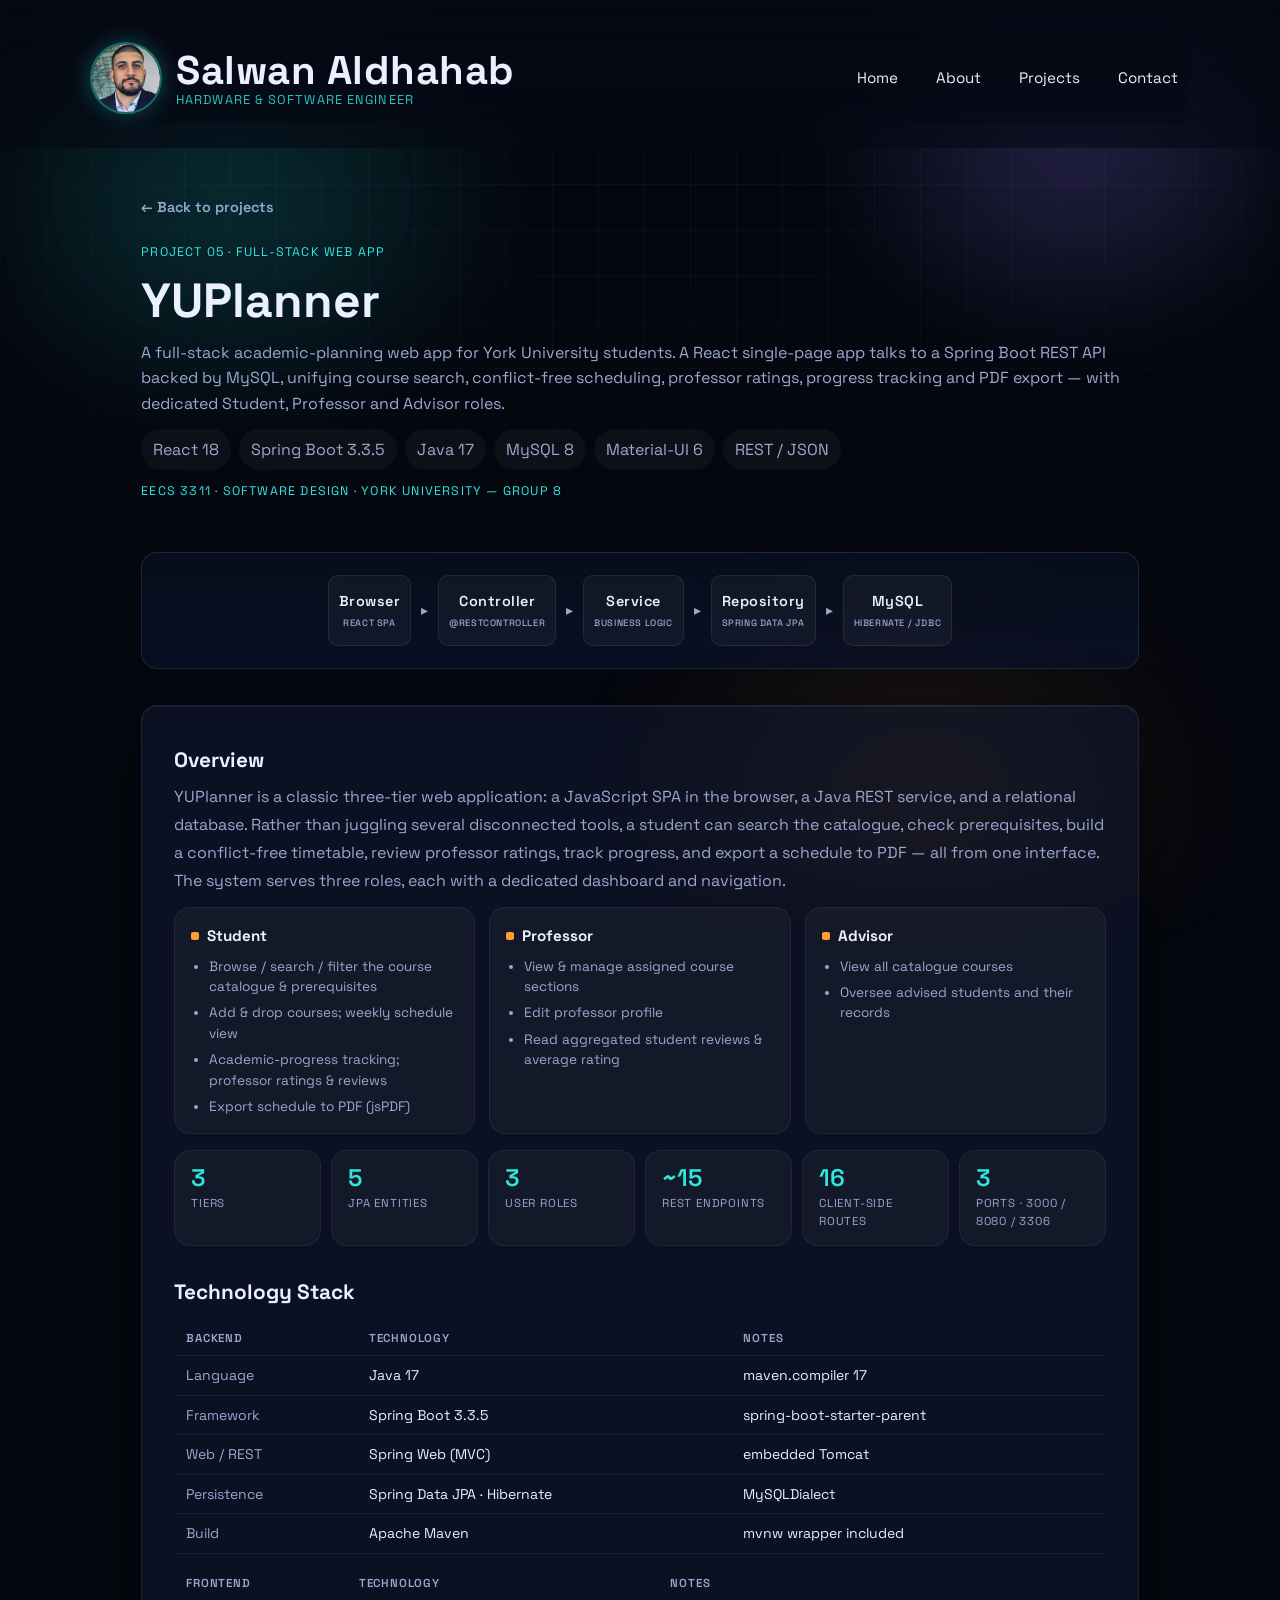
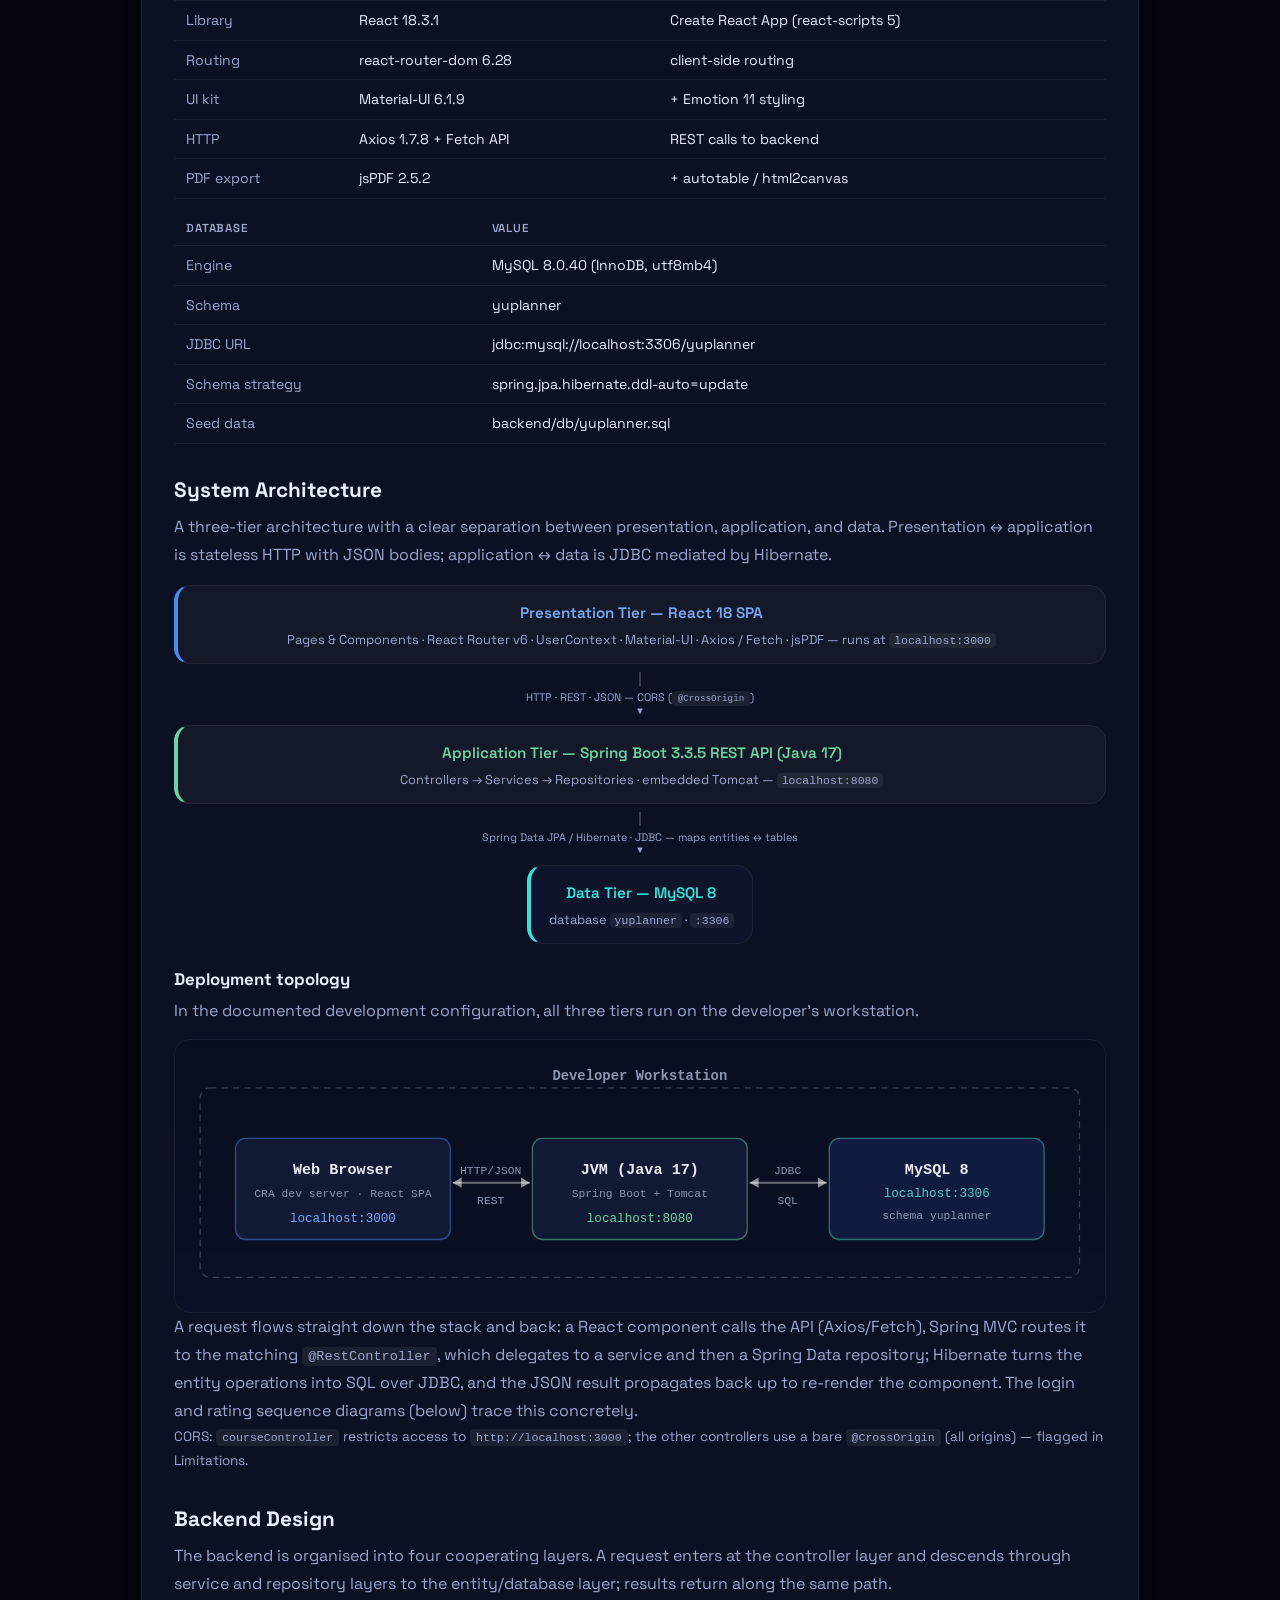
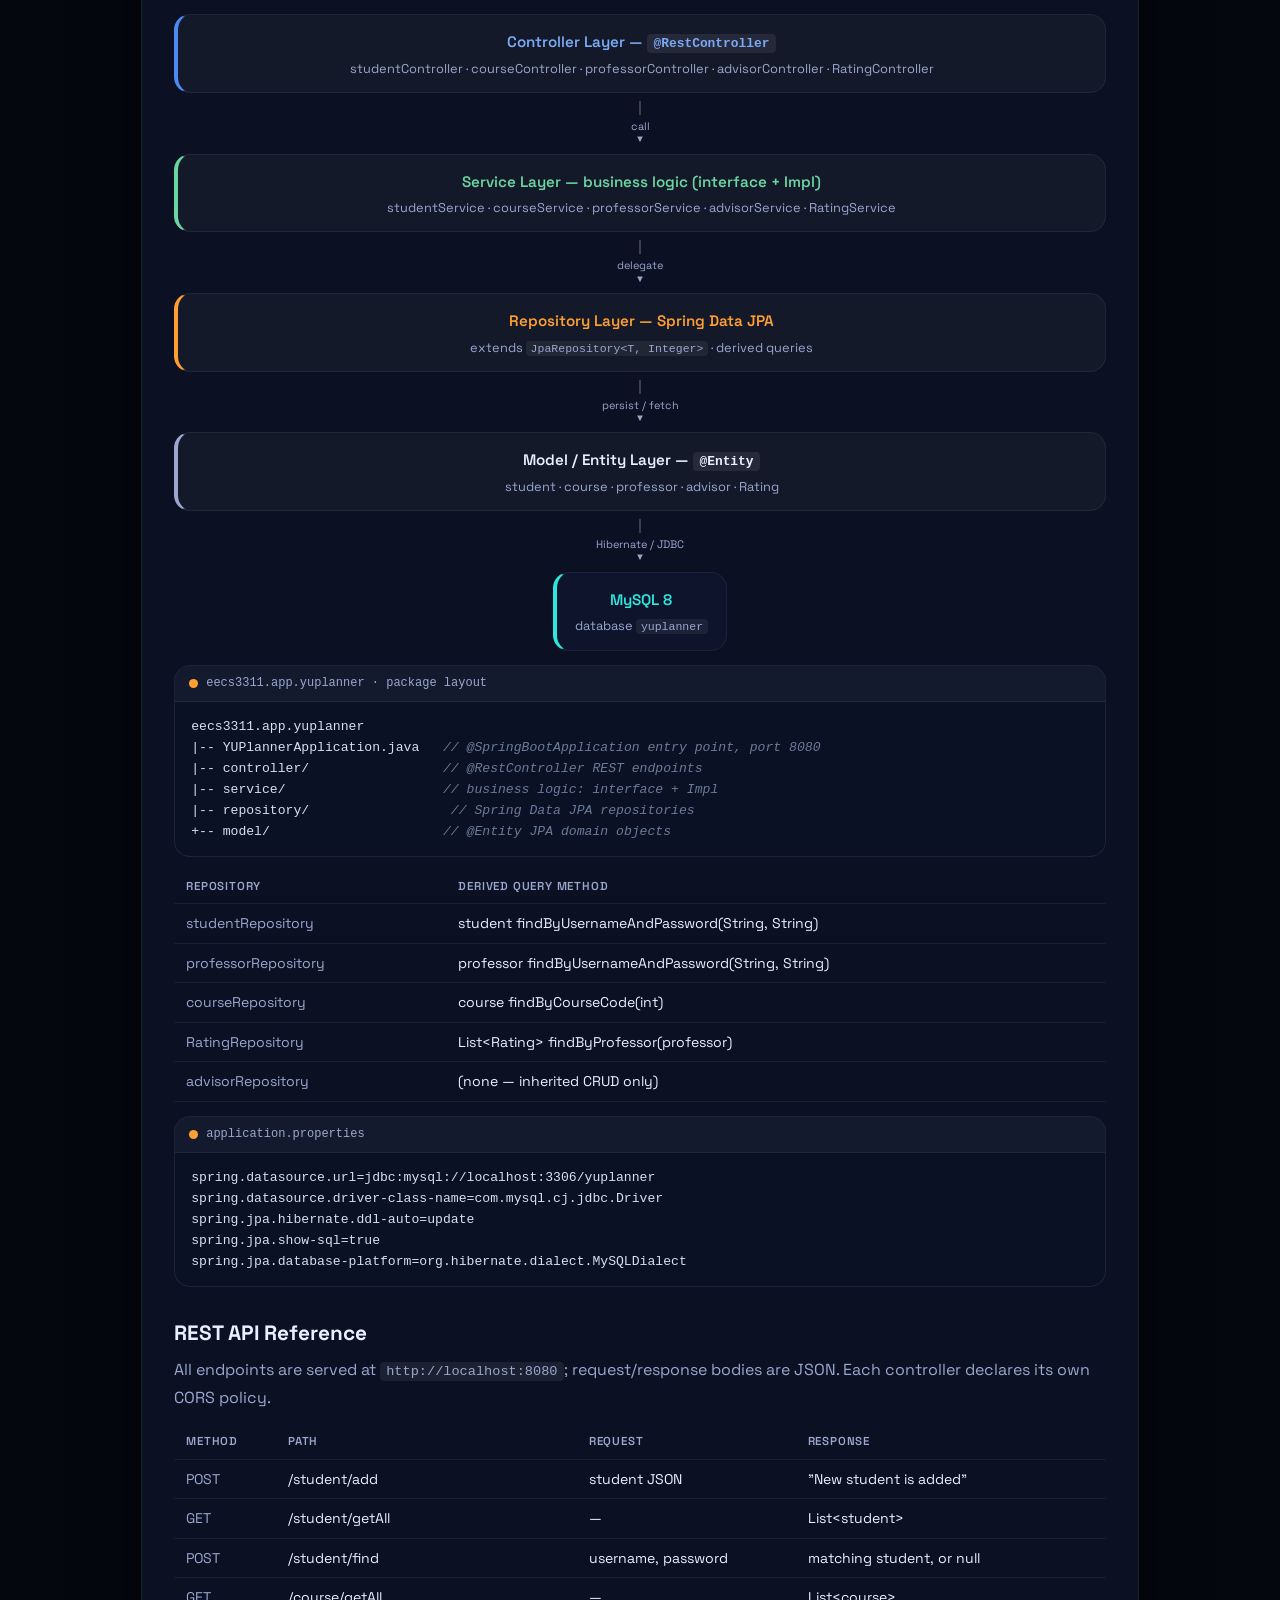
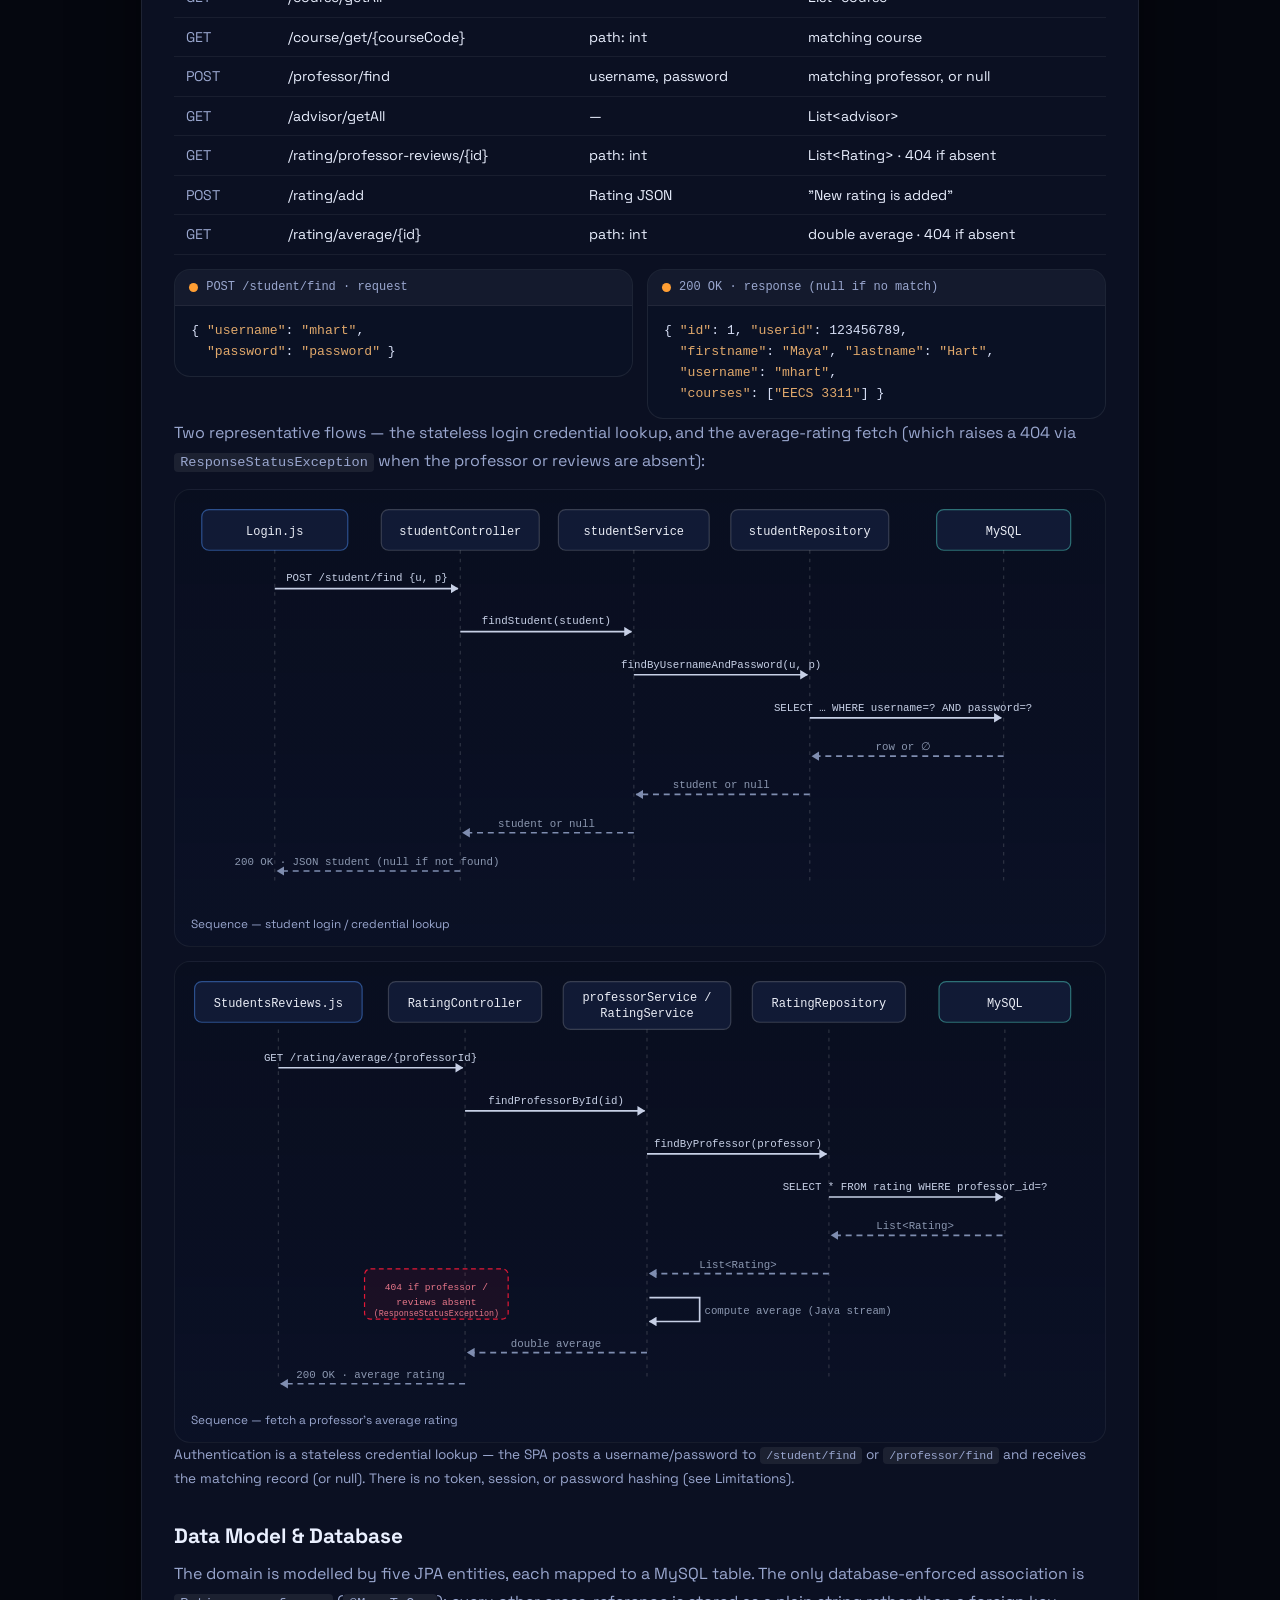
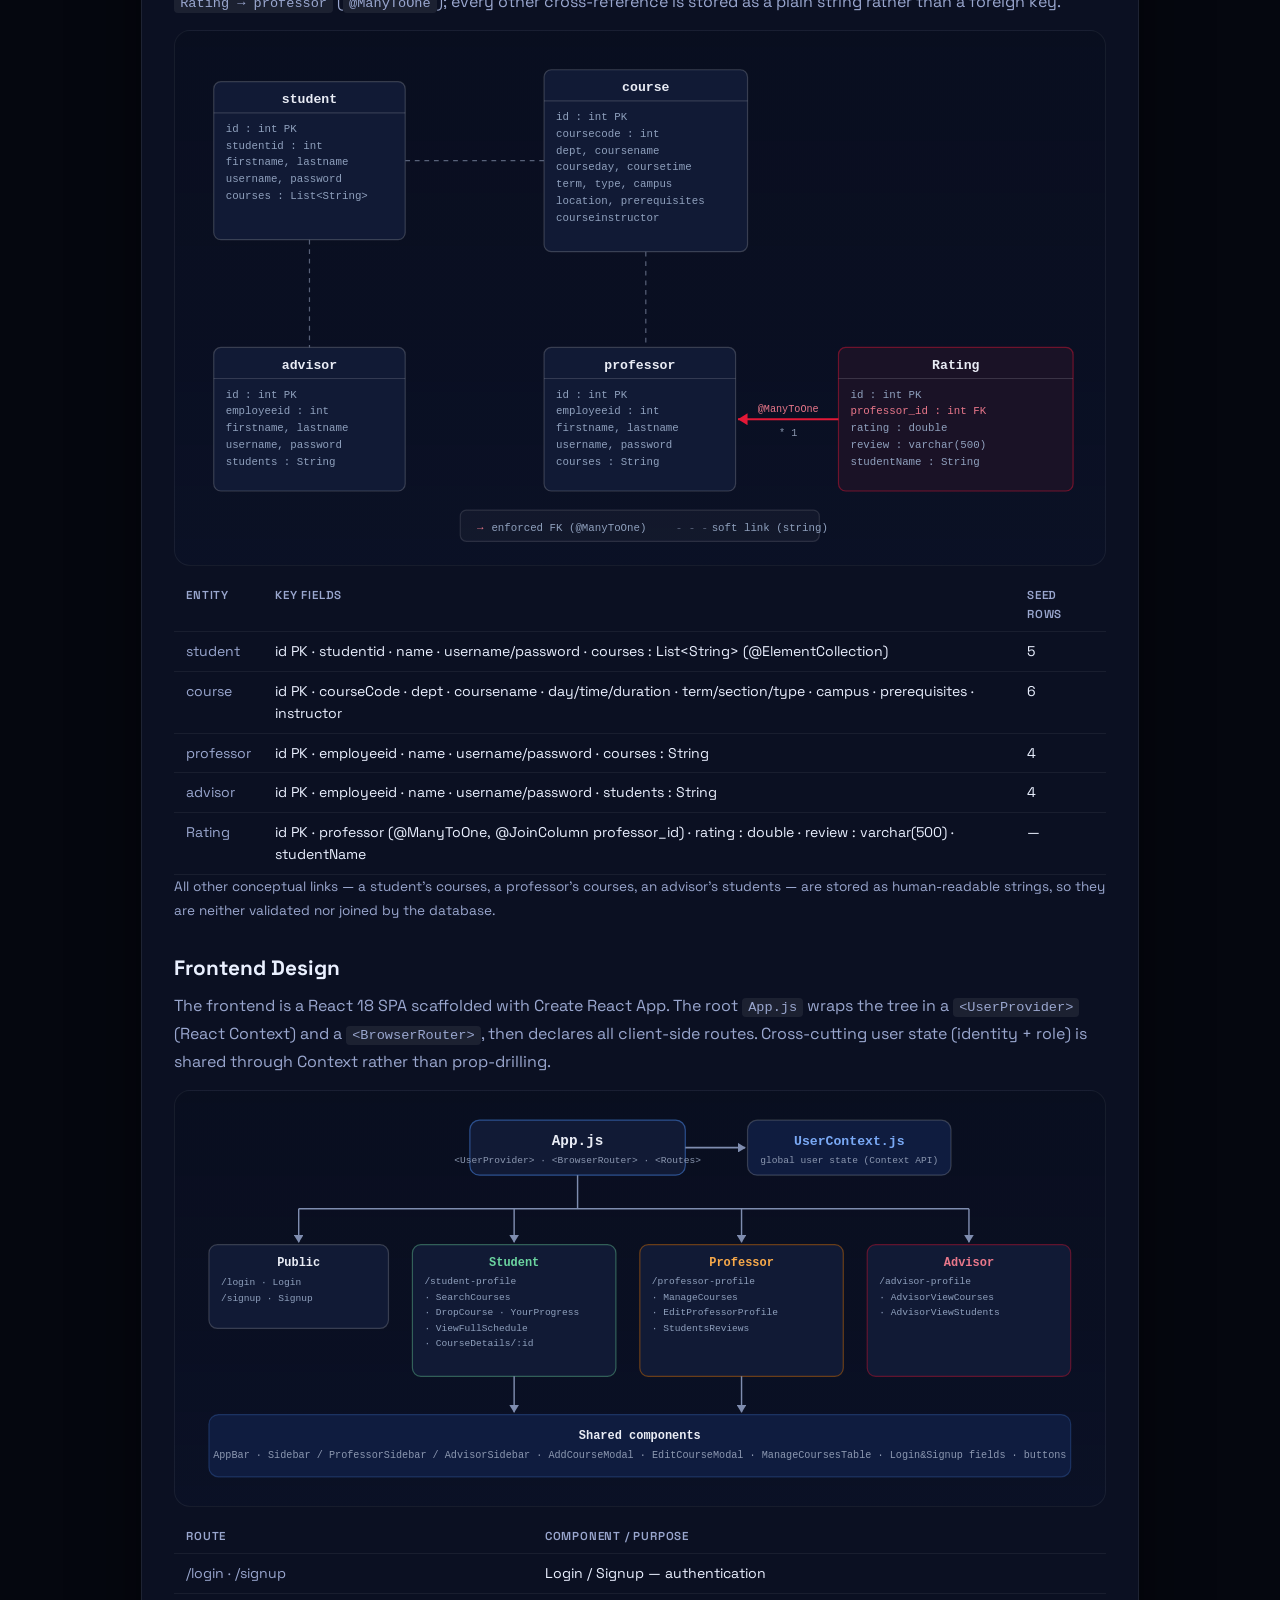
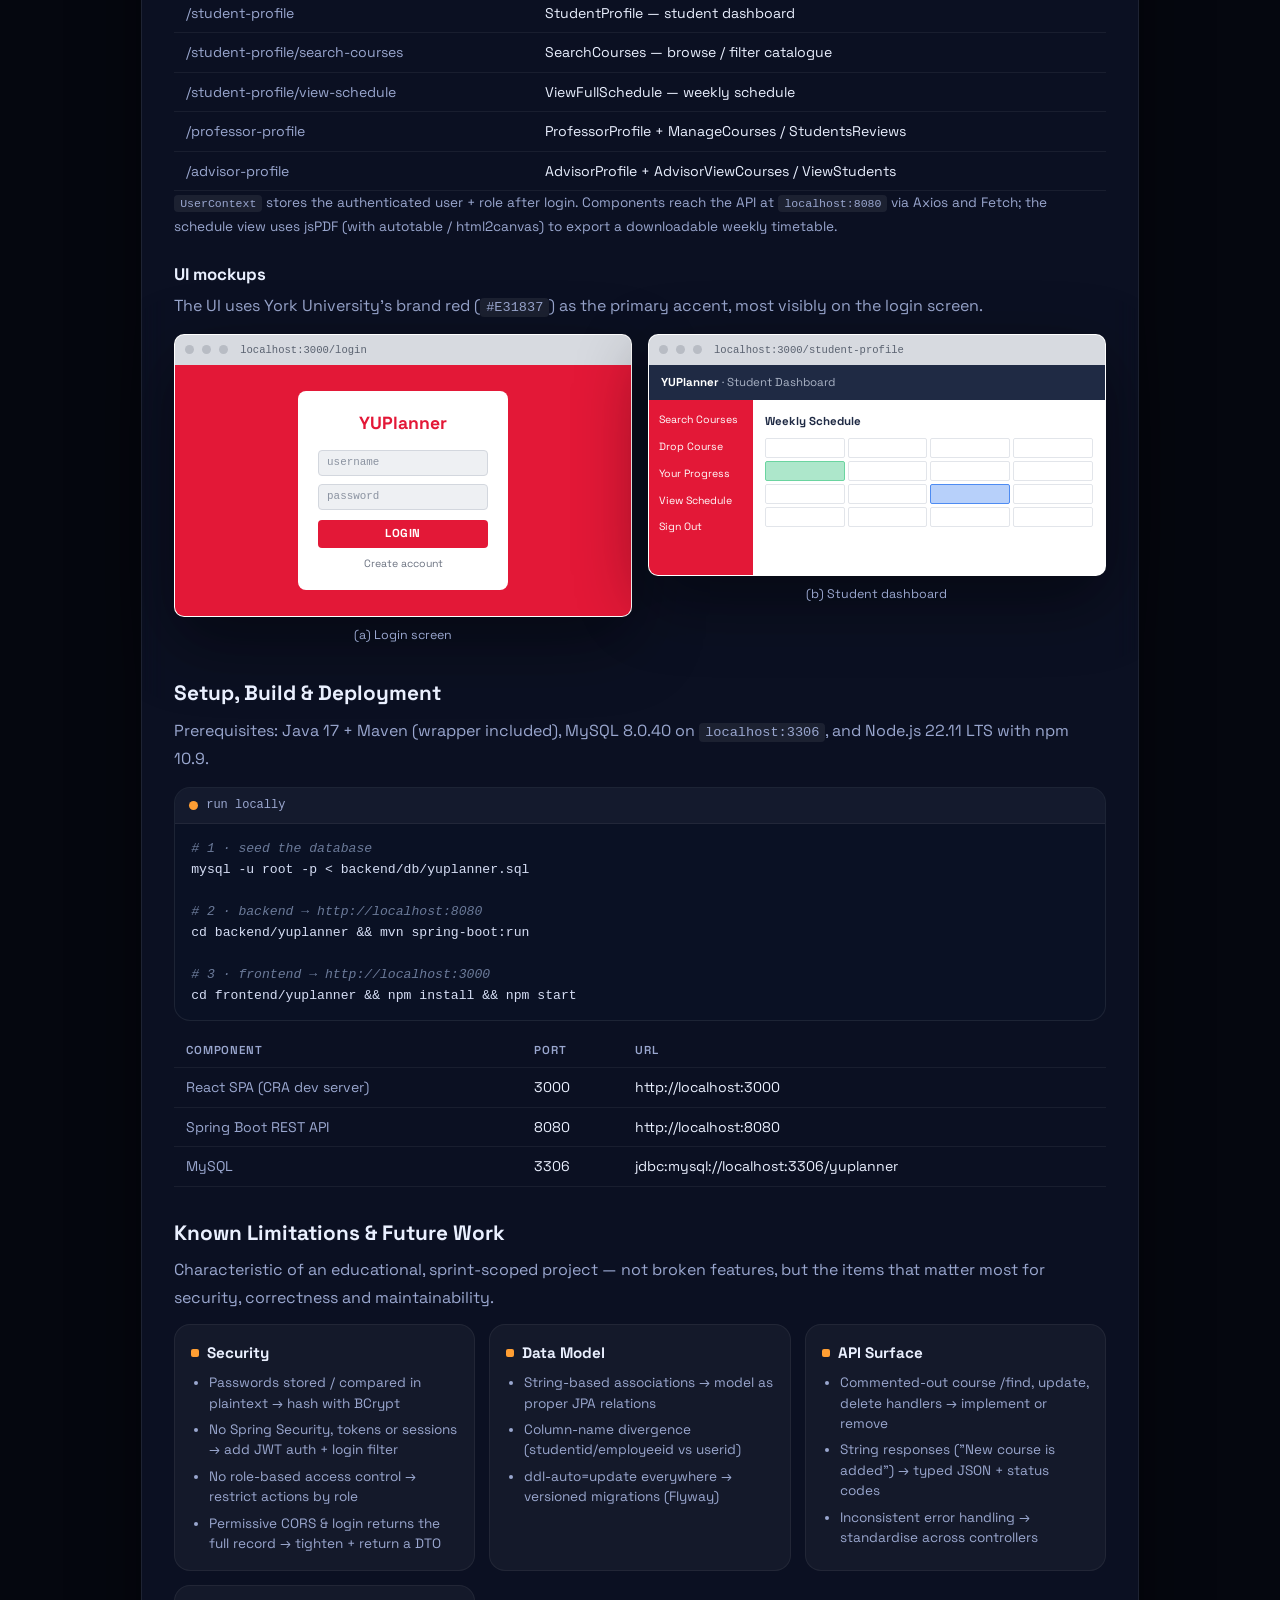
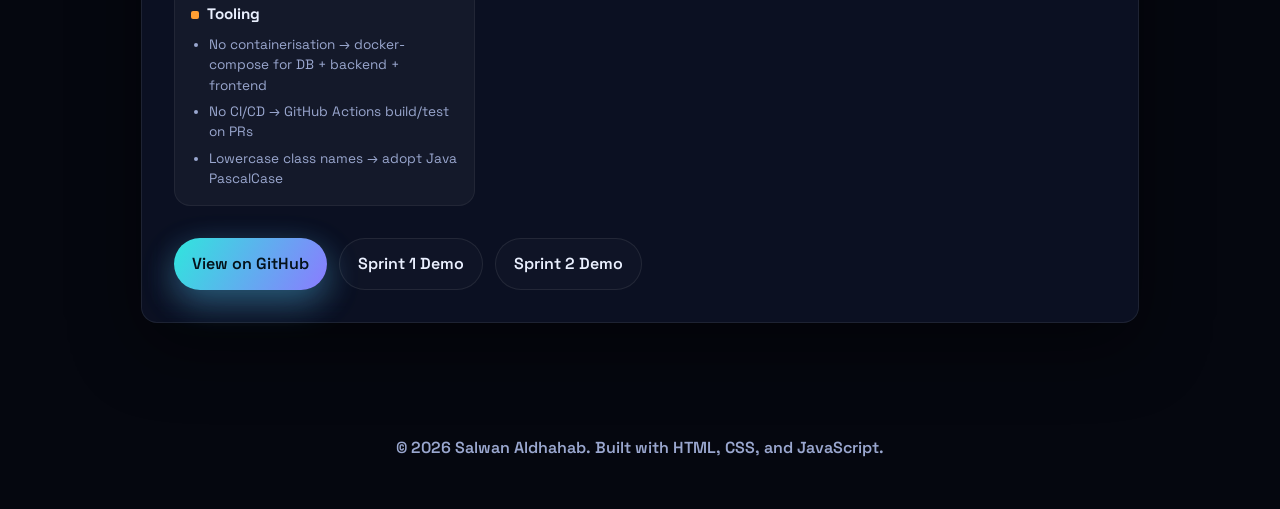
<file: projects/project-5.html>
<!DOCTYPE html>
<html lang="en">
<head>
  <meta charset="UTF-8">
  <meta name="viewport" content="width=device-width, initial-scale=1.0">
  <title>YUPlanner — Salwan Aldhahab</title>
  <link rel="preconnect" href="https://fonts.googleapis.com">
  <link rel="preconnect" href="https://fonts.gstatic.com" crossorigin>
  <link href="https://fonts.googleapis.com/css2?family=Space+Grotesk:wght@400;500;600&display=swap" rel="stylesheet">
  <link rel="icon" type="image/png" href="../images/website-icon.png" sizes="32x32">
  <link rel="stylesheet" href="../styles.css">
</head>
<body>
  <header class="page-header">
    <div class="nav-shell">
      <div class="logo">
        <img src="../images/profile.jpg" alt="Salwan Aldhahab headshot">
        <div class="logo__text">
          <span class="logo__name">Salwan Aldhahab</span>
          <span class="logo__subtitle">Hardware &amp; Software Engineer</span>
        </div>
      </div>
      <nav class="nav">
        <a href="../index.html#home">Home</a>
        <a href="../index.html#about">About</a>
        <a href="../index.html#projects">Projects</a>
        <a href="../index.html#contact">Contact</a>
      </nav>
    </div>
  </header>

  <div class="project-page">

    <div class="project-hero">
      <a href="../index.html#projects" class="back-link">← Back to projects</a>
      <p class="eyebrow">Project 05 · Full-Stack Web App</p>
      <h1>YUPlanner</h1>
      <p class="lede">A full-stack academic-planning web app for York University students. A React single-page app talks to a Spring Boot REST API backed by MySQL, unifying course search, conflict-free scheduling, professor ratings, progress tracking and PDF export — with dedicated Student, Professor and Advisor roles.</p>
      <ul class="pill-list">
        <li>React 18</li>
        <li>Spring Boot 3.3.5</li>
        <li>Java 17</li>
        <li>MySQL 8</li>
        <li>Material-UI 6</li>
        <li>REST / JSON</li>
      </ul>
      <p class="eyebrow">EECS 3311 · Software Design · York University — Group 8</p>
    </div>

    <!-- Animated request-flow hero -->
    <div class="pipeline-hero" aria-hidden="true">
      <div class="pipeline-hero__stage">Browser<span>React SPA</span></div>
      <span class="pipeline-hero__sep">▸</span>
      <div class="pipeline-hero__stage">Controller<span>@RestController</span></div>
      <span class="pipeline-hero__sep">▸</span>
      <div class="pipeline-hero__stage">Service<span>business logic</span></div>
      <span class="pipeline-hero__sep">▸</span>
      <div class="pipeline-hero__stage">Repository<span>Spring Data JPA</span></div>
      <span class="pipeline-hero__sep">▸</span>
      <div class="pipeline-hero__stage">MySQL<span>Hibernate / JDBC</span></div>
    </div>

    <div class="section project-body">

      <!-- Overview & roles -->
      <div>
        <h2>Overview</h2>
        <p>YUPlanner is a classic three-tier web application: a JavaScript SPA in the browser, a Java REST service, and a relational database. Rather than juggling several disconnected tools, a student can search the catalogue, check prerequisites, build a conflict-free timetable, review professor ratings, track progress, and export a schedule to PDF — all from one interface. The system serves three roles, each with a dedicated dashboard and navigation.</p>

        <div class="future-grid">
          <div class="future-card">
            <h3>Student</h3>
            <ul>
              <li>Browse / search / filter the course catalogue &amp; prerequisites</li>
              <li>Add &amp; drop courses; weekly schedule view</li>
              <li>Academic-progress tracking; professor ratings &amp; reviews</li>
              <li>Export schedule to PDF (jsPDF)</li>
            </ul>
          </div>
          <div class="future-card">
            <h3>Professor</h3>
            <ul>
              <li>View &amp; manage assigned course sections</li>
              <li>Edit professor profile</li>
              <li>Read aggregated student reviews &amp; average rating</li>
            </ul>
          </div>
          <div class="future-card">
            <h3>Advisor</h3>
            <ul>
              <li>View all catalogue courses</li>
              <li>Oversee advised students and their records</li>
            </ul>
          </div>
        </div>

        <div class="metric-grid">
          <div class="metric"><span class="metric__value">3</span><span class="metric__label">Tiers</span></div>
          <div class="metric"><span class="metric__value">5</span><span class="metric__label">JPA entities</span></div>
          <div class="metric"><span class="metric__value">3</span><span class="metric__label">User roles</span></div>
          <div class="metric"><span class="metric__value">~15</span><span class="metric__label">REST endpoints</span></div>
          <div class="metric"><span class="metric__value">16</span><span class="metric__label">Client-side routes</span></div>
          <div class="metric"><span class="metric__value">3</span><span class="metric__label">Ports · 3000 / 8080 / 3306</span></div>
        </div>
      </div>

      <!-- Technology stack -->
      <div>
        <h2>Technology Stack</h2>
        <div class="table-wrap"><table class="spec-table">
          <thead><tr><th>Backend</th><th>Technology</th><th>Notes</th></tr></thead>
          <tbody>
            <tr><td>Language</td><td>Java 17</td><td>maven.compiler 17</td></tr>
            <tr><td>Framework</td><td>Spring Boot 3.3.5</td><td>spring-boot-starter-parent</td></tr>
            <tr><td>Web / REST</td><td>Spring Web (MVC)</td><td>embedded Tomcat</td></tr>
            <tr><td>Persistence</td><td>Spring Data JPA · Hibernate</td><td>MySQLDialect</td></tr>
            <tr><td>Build</td><td>Apache Maven</td><td>mvnw wrapper included</td></tr>
          </tbody>
        </table></div>
        <div class="table-wrap"><table class="spec-table">
          <thead><tr><th>Frontend</th><th>Technology</th><th>Notes</th></tr></thead>
          <tbody>
            <tr><td>Library</td><td>React 18.3.1</td><td>Create React App (react-scripts 5)</td></tr>
            <tr><td>Routing</td><td>react-router-dom 6.28</td><td>client-side routing</td></tr>
            <tr><td>UI kit</td><td>Material-UI 6.1.9</td><td>+ Emotion 11 styling</td></tr>
            <tr><td>HTTP</td><td>Axios 1.7.8 + Fetch API</td><td>REST calls to backend</td></tr>
            <tr><td>PDF export</td><td>jsPDF 2.5.2</td><td>+ autotable / html2canvas</td></tr>
          </tbody>
        </table></div>
        <div class="table-wrap"><table class="spec-table">
          <thead><tr><th>Database</th><th>Value</th></tr></thead>
          <tbody>
            <tr><td>Engine</td><td>MySQL 8.0.40 (InnoDB, utf8mb4)</td></tr>
            <tr><td>Schema</td><td>yuplanner</td></tr>
            <tr><td>JDBC URL</td><td>jdbc:mysql://localhost:3306/yuplanner</td></tr>
            <tr><td>Schema strategy</td><td>spring.jpa.hibernate.ddl-auto=update</td></tr>
            <tr><td>Seed data</td><td>backend/db/yuplanner.sql</td></tr>
          </tbody>
        </table></div>
      </div>

      <!-- System architecture -->
      <div>
        <h2>System Architecture</h2>
        <p>A three-tier architecture with a clear separation between presentation, application, and data. Presentation ↔ application is stateless HTTP with JSON bodies; application ↔ data is JDBC mediated by Hibernate.</p>

        <div class="tier-stack">
          <div class="tier tier--client">
            <span class="tier__title">Presentation Tier — React 18 SPA</span>
            <span class="tier__meta">Pages &amp; Components · React Router v6 · UserContext · Material-UI · Axios / Fetch · jsPDF — runs at <code>localhost:3000</code></span>
          </div>
          <div class="tier-conn"><span>HTTP · REST · JSON — CORS (<code>@CrossOrigin</code>)</span></div>
          <div class="tier tier--server">
            <span class="tier__title">Application Tier — Spring Boot 3.3.5 REST API (Java 17)</span>
            <span class="tier__meta">Controllers → Services → Repositories · embedded Tomcat — <code>localhost:8080</code></span>
          </div>
          <div class="tier-conn"><span>Spring Data JPA / Hibernate · JDBC — maps entities ↔ tables</span></div>
          <div class="tier tier--data">
            <span class="tier__title">Data Tier — MySQL 8</span>
            <span class="tier__meta">database <code>yuplanner</code> · <code>:3306</code></span>
          </div>
        </div>

        <h3 style="font-size:1.05rem;margin:22px 0 4px;">Deployment topology</h3>
        <p>In the documented development configuration, all three tiers run on the developer's workstation.</p>
        <div class="wiring">
          <svg viewBox="0 0 720 200" role="img" aria-label="Development deployment topology: browser, Spring Boot JVM, and MySQL on one workstation">
            <rect x="12" y="30" width="696" height="150" rx="8" fill="none" stroke="rgba(255,255,255,0.2)" stroke-dasharray="5 4"/>
            <text x="360" y="24" fill="#8b97b0" font-size="11" font-family="monospace" text-anchor="middle" font-weight="600">Developer Workstation</text>
            <g font-family="monospace" text-anchor="middle">
              <rect x="40" y="70" width="170" height="80" rx="8" fill="#111a35" stroke="rgba(77,139,242,0.5)"/>
              <text x="125" y="98" fill="#e9ecf5" font-size="12" font-weight="600">Web Browser</text>
              <text x="125" y="116" fill="#8b97b0" font-size="9">CRA dev server · React SPA</text>
              <text x="125" y="136" fill="#7aa9f5" font-size="10">localhost:3000</text>

              <rect x="275" y="70" width="170" height="80" rx="8" fill="#111a35" stroke="rgba(107,212,160,0.5)"/>
              <text x="360" y="98" fill="#e9ecf5" font-size="12" font-weight="600">JVM (Java 17)</text>
              <text x="360" y="116" fill="#8b97b0" font-size="9">Spring Boot + Tomcat</text>
              <text x="360" y="136" fill="#6bd4a0" font-size="10">localhost:8080</text>

              <rect x="510" y="70" width="170" height="80" rx="8" fill="#0f1c3f" stroke="rgba(78,205,196,0.5)"/>
              <text x="595" y="98" fill="#e9ecf5" font-size="12" font-weight="600">MySQL 8</text>
              <text x="595" y="116" fill="#4ecdc4" font-size="10">localhost:3306</text>
              <text x="595" y="134" fill="#8b97b0" font-size="9">schema yuplanner</text>

              <g stroke="rgba(255,255,255,0.4)" stroke-width="1.6" fill="none">
                <path d="M212,105 H273"/><path d="M447,105 H508"/>
              </g>
              <g fill="rgba(255,255,255,0.55)"><polygon points="273,105 266,101 266,109"/><polygon points="212,105 219,101 219,109"/><polygon points="508,105 501,101 501,109"/><polygon points="447,105 454,101 454,109"/></g>
              <g fill="#8b97b0" font-size="9">
                <text x="242" y="98" text-anchor="middle">HTTP/JSON</text><text x="242" y="122" text-anchor="middle">REST</text>
                <text x="477" y="98" text-anchor="middle">JDBC</text><text x="477" y="122" text-anchor="middle">SQL</text>
              </g>
            </g>
          </svg>
        </div>

        <p>A request flows straight down the stack and back: a React component calls the API (Axios/Fetch), Spring MVC routes it to the matching <code>@RestController</code>, which delegates to a service and then a Spring Data repository; Hibernate turns the entity operations into SQL over JDBC, and the JSON result propagates back up to re-render the component. The login and rating sequence diagrams (below) trace this concretely.</p>
        <p style="font-size:0.85rem;color:var(--muted);">CORS: <code>courseController</code> restricts access to <code>http://localhost:3000</code>; the other controllers use a bare <code>@CrossOrigin</code> (all origins) — flagged in Limitations.</p>
      </div>

      <!-- Backend design -->
      <div>
        <h2>Backend Design</h2>
        <p>The backend is organised into four cooperating layers. A request enters at the controller layer and descends through service and repository layers to the entity/database layer; results return along the same path.</p>

        <div class="tier-stack">
          <div class="tier tier--client">
            <span class="tier__title">Controller Layer — <code>@RestController</code></span>
            <span class="tier__meta">studentController · courseController · professorController · advisorController · RatingController</span>
          </div>
          <div class="tier-conn"><span>call</span></div>
          <div class="tier tier--server">
            <span class="tier__title">Service Layer — business logic (interface + Impl)</span>
            <span class="tier__meta">studentService · courseService · professorService · advisorService · RatingService</span>
          </div>
          <div class="tier-conn"><span>delegate</span></div>
          <div class="tier tier--orm">
            <span class="tier__title">Repository Layer — Spring Data JPA</span>
            <span class="tier__meta">extends <code>JpaRepository&lt;T, Integer&gt;</code> · derived queries</span>
          </div>
          <div class="tier-conn"><span>persist / fetch</span></div>
          <div class="tier">
            <span class="tier__title">Model / Entity Layer — <code>@Entity</code></span>
            <span class="tier__meta">student · course · professor · advisor · Rating</span>
          </div>
          <div class="tier-conn"><span>Hibernate / JDBC</span></div>
          <div class="tier tier--data">
            <span class="tier__title">MySQL 8</span>
            <span class="tier__meta">database <code>yuplanner</code></span>
          </div>
        </div>

        <div class="code-block">
          <div class="code-block__header">
            <span class="code-block__dot"></span>
            eecs3311.app.yuplanner · package layout
          </div>
          <pre><code>eecs3311.app.yuplanner
|-- YUPlannerApplication.java   <span class="tok-com">// @SpringBootApplication entry point, port 8080</span>
|-- controller/                 <span class="tok-com">// @RestController REST endpoints</span>
|-- service/                    <span class="tok-com">// business logic: interface + Impl</span>
|-- repository/                  <span class="tok-com">// Spring Data JPA repositories</span>
+-- model/                      <span class="tok-com">// @Entity JPA domain objects</span></code></pre>
        </div>

        <div class="table-wrap"><table class="spec-table">
          <thead><tr><th>Repository</th><th>Derived query method</th></tr></thead>
          <tbody>
            <tr><td>studentRepository</td><td>student findByUsernameAndPassword(String, String)</td></tr>
            <tr><td>professorRepository</td><td>professor findByUsernameAndPassword(String, String)</td></tr>
            <tr><td>courseRepository</td><td>course findByCourseCode(int)</td></tr>
            <tr><td>RatingRepository</td><td>List&lt;Rating&gt; findByProfessor(professor)</td></tr>
            <tr><td>advisorRepository</td><td>(none — inherited CRUD only)</td></tr>
          </tbody>
        </table></div>

        <div class="code-block">
          <div class="code-block__header">
            <span class="code-block__dot"></span>
            application.properties
          </div>
          <pre><code>spring.datasource.url=jdbc:mysql://localhost:3306/yuplanner
spring.datasource.driver-class-name=com.mysql.cj.jdbc.Driver
spring.jpa.hibernate.ddl-auto=update
spring.jpa.show-sql=true
spring.jpa.database-platform=org.hibernate.dialect.MySQLDialect</code></pre>
        </div>
      </div>

      <!-- REST API -->
      <div>
        <h2>REST API Reference</h2>
        <p>All endpoints are served at <code>http://localhost:8080</code>; request/response bodies are JSON. Each controller declares its own CORS policy.</p>

        <div class="table-wrap"><table class="spec-table">
          <thead><tr><th>Method</th><th>Path</th><th>Request</th><th>Response</th></tr></thead>
          <tbody>
            <tr><td>POST</td><td>/student/add</td><td>student JSON</td><td>"New student is added"</td></tr>
            <tr><td>GET</td><td>/student/getAll</td><td>—</td><td>List&lt;student&gt;</td></tr>
            <tr><td>POST</td><td>/student/find</td><td>username, password</td><td>matching student, or null</td></tr>
            <tr><td>GET</td><td>/course/getAll</td><td>—</td><td>List&lt;course&gt;</td></tr>
            <tr><td>GET</td><td>/course/get/{courseCode}</td><td>path: int</td><td>matching course</td></tr>
            <tr><td>POST</td><td>/professor/find</td><td>username, password</td><td>matching professor, or null</td></tr>
            <tr><td>GET</td><td>/advisor/getAll</td><td>—</td><td>List&lt;advisor&gt;</td></tr>
            <tr><td>GET</td><td>/rating/professor-reviews/{id}</td><td>path: int</td><td>List&lt;Rating&gt; · 404 if absent</td></tr>
            <tr><td>POST</td><td>/rating/add</td><td>Rating JSON</td><td>"New rating is added"</td></tr>
            <tr><td>GET</td><td>/rating/average/{id}</td><td>path: int</td><td>double average · 404 if absent</td></tr>
          </tbody>
        </table></div>

        <div class="fig-row">
          <div class="code-block" style="margin-top:0;">
            <div class="code-block__header"><span class="code-block__dot"></span>POST /student/find · request</div>
            <pre><code>{ <span class="tok-str">"username"</span>: <span class="tok-str">"mhart"</span>,
  <span class="tok-str">"password"</span>: <span class="tok-str">"password"</span> }</code></pre>
          </div>
          <div class="code-block" style="margin-top:0;">
            <div class="code-block__header"><span class="code-block__dot"></span>200 OK · response (null if no match)</div>
            <pre><code>{ <span class="tok-str">"id"</span>: 1, <span class="tok-str">"userid"</span>: 123456789,
  <span class="tok-str">"firstname"</span>: <span class="tok-str">"Maya"</span>, <span class="tok-str">"lastname"</span>: <span class="tok-str">"Hart"</span>,
  <span class="tok-str">"username"</span>: <span class="tok-str">"mhart"</span>,
  <span class="tok-str">"courses"</span>: [<span class="tok-str">"EECS 3311"</span>] }</code></pre>
          </div>
        </div>

        <p>Two representative flows — the stateless login credential lookup, and the average-rating fetch (which raises a 404 via <code>ResponseStatusException</code> when the professor or reviews are absent):</p>

        <div class="wiring">
          <svg viewBox="0 0 760 340" role="img" aria-label="Sequence diagram: student login credential lookup">
            <defs>
              <marker id="sq1-m" markerWidth="8" markerHeight="8" refX="6" refY="4" orient="auto" markerUnits="userSpaceOnUse"><path d="M0,0 L6.5,4 L0,8 Z" fill="#c7d0e6"/></marker>
              <marker id="sq1-r" markerWidth="8" markerHeight="8" refX="6" refY="4" orient="auto" markerUnits="userSpaceOnUse"><path d="M0,0 L6.5,4 L0,8 Z" fill="#7f8db0"/></marker>
            </defs>
            <g font-family="monospace" text-anchor="middle">
              <g fill="#111a35">
                <rect x="14" y="8" width="122" height="34" rx="6" stroke="rgba(77,139,242,0.5)"/>
                <rect x="164" y="8" width="132" height="34" rx="6" stroke="rgba(255,255,255,0.18)"/>
                <rect x="312" y="8" width="126" height="34" rx="6" stroke="rgba(255,255,255,0.18)"/>
                <rect x="456" y="8" width="132" height="34" rx="6" stroke="rgba(255,255,255,0.18)"/>
                <rect x="628" y="8" width="112" height="34" rx="6" stroke="rgba(78,205,196,0.5)"/>
              </g>
              <g fill="#e9ecf5" font-size="10">
                <text x="75" y="29">Login.js</text><text x="230" y="29">studentController</text><text x="375" y="29">studentService</text><text x="522" y="29">studentRepository</text><text x="684" y="29">MySQL</text>
              </g>
              <g stroke="rgba(255,255,255,0.15)" stroke-dasharray="3 4"><path d="M75,42 V320"/><path d="M230,42 V320"/><path d="M375,42 V320"/><path d="M522,42 V320"/><path d="M684,42 V320"/></g>
            </g>
            <g font-family="monospace" font-size="9">
              <g stroke="#c7d0e6" stroke-width="1.4" fill="none" marker-end="url(#sq1-m)">
                <path d="M75,74 H228"/><path d="M230,110 H373"/><path d="M375,146 H520"/><path d="M522,182 H682"/>
              </g>
              <g fill="#c7d0e6" text-anchor="middle">
                <text x="152" y="68">POST /student/find {u, p}</text>
                <text x="302" y="104">findStudent(student)</text>
                <text x="448" y="140">findByUsernameAndPassword(u, p)</text>
                <text x="600" y="176">SELECT … WHERE username=? AND password=?</text>
              </g>
              <g stroke="#7f8db0" stroke-width="1.4" fill="none" stroke-dasharray="5 4" marker-end="url(#sq1-r)">
                <path d="M684,214 H524"/><path d="M522,246 H377"/><path d="M375,278 H232"/><path d="M230,310 H77"/>
              </g>
              <g fill="#8b97b0" text-anchor="middle">
                <text x="600" y="209">row or ∅</text>
                <text x="448" y="241">student or null</text>
                <text x="302" y="273">student or null</text>
                <text x="152" y="305">200 OK · JSON student (null if not found)</text>
              </g>
            </g>
          </svg>
          <div class="wiring__legend"><span>Sequence — student login / credential lookup</span></div>
        </div>

        <div class="wiring">
          <svg viewBox="0 0 760 360" role="img" aria-label="Sequence diagram: fetching a professor's average rating">
            <defs>
              <marker id="sq2-m" markerWidth="8" markerHeight="8" refX="6" refY="4" orient="auto" markerUnits="userSpaceOnUse"><path d="M0,0 L6.5,4 L0,8 Z" fill="#c7d0e6"/></marker>
              <marker id="sq2-r" markerWidth="8" markerHeight="8" refX="6" refY="4" orient="auto" markerUnits="userSpaceOnUse"><path d="M0,0 L6.5,4 L0,8 Z" fill="#7f8db0"/></marker>
            </defs>
            <g font-family="monospace" text-anchor="middle">
              <g fill="#111a35">
                <rect x="8" y="8" width="140" height="34" rx="6" stroke="rgba(77,139,242,0.5)"/>
                <rect x="170" y="8" width="128" height="34" rx="6" stroke="rgba(255,255,255,0.18)"/>
                <rect x="316" y="8" width="140" height="40" rx="6" stroke="rgba(255,255,255,0.18)"/>
                <rect x="474" y="8" width="128" height="34" rx="6" stroke="rgba(255,255,255,0.18)"/>
                <rect x="630" y="8" width="110" height="34" rx="6" stroke="rgba(78,205,196,0.5)"/>
              </g>
              <g fill="#e9ecf5" font-size="10">
                <text x="78" y="29">StudentsReviews.js</text><text x="234" y="29">RatingController</text>
                <text x="386" y="24">professorService /</text><text x="386" y="38">RatingService</text>
                <text x="538" y="29">RatingRepository</text><text x="685" y="29">MySQL</text>
              </g>
              <g stroke="rgba(255,255,255,0.15)" stroke-dasharray="3 4"><path d="M78,48 V340"/><path d="M234,48 V340"/><path d="M386,48 V340"/><path d="M538,48 V340"/><path d="M685,48 V340"/></g>
            </g>
            <g font-family="monospace" font-size="9">
              <g stroke="#c7d0e6" stroke-width="1.4" fill="none" marker-end="url(#sq2-m)">
                <path d="M78,80 H232"/><path d="M234,116 H384"/><path d="M386,152 H536"/><path d="M538,188 H683"/>
              </g>
              <g fill="#c7d0e6" text-anchor="middle">
                <text x="155" y="74">GET /rating/average/{professorId}</text>
                <text x="310" y="110">findProfessorById(id)</text>
                <text x="462" y="146">findByProfessor(professor)</text>
                <text x="610" y="182">SELECT * FROM rating WHERE professor_id=?</text>
              </g>
              <g stroke="#7f8db0" stroke-width="1.4" fill="none" stroke-dasharray="5 4" marker-end="url(#sq2-r)">
                <path d="M683,220 H540"/><path d="M538,252 H388"/>
              </g>
              <g fill="#8b97b0" text-anchor="middle">
                <text x="610" y="215">List&lt;Rating&gt;</text><text x="462" y="247">List&lt;Rating&gt;</text>
              </g>
              <path d="M388,272 H430 V292 H388" stroke="#c7d0e6" stroke-width="1.4" fill="none" marker-end="url(#sq2-m)"/>
              <text x="434" y="286" fill="#8b97b0" text-anchor="start">compute average (Java stream)</text>
              <g stroke="#7f8db0" stroke-width="1.4" fill="none" stroke-dasharray="5 4" marker-end="url(#sq2-r)">
                <path d="M386,318 H236"/><path d="M234,344 H80"/>
              </g>
              <g fill="#8b97b0" text-anchor="middle"><text x="310" y="313">double average</text><text x="155" y="339">200 OK · average rating</text></g>
              <rect x="150" y="248" width="120" height="42" rx="5" fill="rgba(227,24,55,0.08)" stroke="#E31837" stroke-dasharray="4 3"/>
              <text x="210" y="266" fill="#e8778a" font-size="8" text-anchor="middle">404 if professor /</text>
              <text x="210" y="278" fill="#e8778a" font-size="8" text-anchor="middle">reviews absent</text>
              <text x="210" y="287" fill="#e8778a" font-size="7" text-anchor="middle">(ResponseStatusException)</text>
            </g>
          </svg>
          <div class="wiring__legend"><span>Sequence — fetch a professor's average rating</span></div>
        </div>

        <p style="font-size:0.85rem;color:var(--muted);">Authentication is a stateless credential lookup — the SPA posts a username/password to <code>/student/find</code> or <code>/professor/find</code> and receives the matching record (or null). There is no token, session, or password hashing (see Limitations).</p>
      </div>

      <!-- Data model -->
      <div>
        <h2>Data Model &amp; Database</h2>
        <p>The domain is modelled by five JPA entities, each mapped to a MySQL table. The only database-enforced association is <code>Rating → professor</code> (<code>@ManyToOne</code>); every other cross-reference is stored as a plain string rather than a foreign key.</p>

        <div class="wiring">
          <svg viewBox="0 0 760 430" role="img" aria-label="Entity-relationship diagram of the five YUPlanner entities">
            <defs>
              <marker id="er-fk" markerWidth="10" markerHeight="10" refX="8" refY="5" orient="auto" markerUnits="userSpaceOnUse"><path d="M0,0 L8,5 L0,10 Z" fill="#E31837"/></marker>
            </defs>
            <g font-family="monospace">
              <!-- student -->
              <rect x="24" y="34" width="160" height="132" rx="6" fill="#111a35" stroke="rgba(255,255,255,0.18)"/>
              <text x="104" y="52" fill="#e9ecf5" font-size="11" font-weight="600" text-anchor="middle">student</text>
              <line x1="24" y1="60" x2="184" y2="60" stroke="rgba(255,255,255,0.14)"/>
              <g fill="#8fa0bd" font-size="9"><text x="34" y="76">id : int PK</text><text x="34" y="90">studentid : int</text><text x="34" y="104">firstname, lastname</text><text x="34" y="118">username, password</text><text x="34" y="132">courses : List&lt;String&gt;</text></g>

              <!-- course -->
              <rect x="300" y="24" width="170" height="152" rx="6" fill="#111a35" stroke="rgba(255,255,255,0.18)"/>
              <text x="385" y="42" fill="#e9ecf5" font-size="11" font-weight="600" text-anchor="middle">course</text>
              <line x1="300" y1="50" x2="470" y2="50" stroke="rgba(255,255,255,0.14)"/>
              <g fill="#8fa0bd" font-size="9"><text x="310" y="66">id : int PK</text><text x="310" y="80">coursecode : int</text><text x="310" y="94">dept, coursename</text><text x="310" y="108">courseday, coursetime</text><text x="310" y="122">term, type, campus</text><text x="310" y="136">location, prerequisites</text><text x="310" y="150">courseinstructor</text></g>

              <!-- advisor -->
              <rect x="24" y="256" width="160" height="120" rx="6" fill="#111a35" stroke="rgba(255,255,255,0.18)"/>
              <text x="104" y="274" fill="#e9ecf5" font-size="11" font-weight="600" text-anchor="middle">advisor</text>
              <line x1="24" y1="282" x2="184" y2="282" stroke="rgba(255,255,255,0.14)"/>
              <g fill="#8fa0bd" font-size="9"><text x="34" y="298">id : int PK</text><text x="34" y="312">employeeid : int</text><text x="34" y="326">firstname, lastname</text><text x="34" y="340">username, password</text><text x="34" y="354">students : String</text></g>

              <!-- professor -->
              <rect x="300" y="256" width="160" height="120" rx="6" fill="#111a35" stroke="rgba(255,255,255,0.18)"/>
              <text x="380" y="274" fill="#e9ecf5" font-size="11" font-weight="600" text-anchor="middle">professor</text>
              <line x1="300" y1="282" x2="460" y2="282" stroke="rgba(255,255,255,0.14)"/>
              <g fill="#8fa0bd" font-size="9"><text x="310" y="298">id : int PK</text><text x="310" y="312">employeeid : int</text><text x="310" y="326">firstname, lastname</text><text x="310" y="340">username, password</text><text x="310" y="354">courses : String</text></g>

              <!-- Rating -->
              <rect x="546" y="256" width="196" height="120" rx="6" fill="#1a1226" stroke="rgba(227,24,55,0.45)"/>
              <text x="644" y="274" fill="#e9ecf5" font-size="11" font-weight="600" text-anchor="middle">Rating</text>
              <line x1="546" y1="282" x2="742" y2="282" stroke="rgba(255,255,255,0.14)"/>
              <g fill="#8fa0bd" font-size="9"><text x="556" y="298">id : int PK</text><text x="556" y="312" fill="#e8778a">professor_id : int FK</text><text x="556" y="326">rating : double</text><text x="556" y="340">review : varchar(500)</text><text x="556" y="354">studentName : String</text></g>

              <!-- enforced FK Rating -> professor -->
              <path d="M546,316 H462" stroke="#E31837" stroke-width="1.8" fill="none" marker-end="url(#er-fk)"/>
              <text x="504" y="310" fill="#e8778a" font-size="8.5" text-anchor="middle">@ManyToOne</text>
              <text x="504" y="330" fill="#8b97b0" font-size="8.5" text-anchor="middle">*        1</text>

              <!-- soft (string-based) links: student→courses, professor→courses, advisor→students -->
              <g stroke="#586179" stroke-width="1" stroke-dasharray="4 4" fill="none">
                <path d="M184,100 H300"/>
                <path d="M104,166 V256"/>
                <path d="M385,176 V256"/>
              </g>
            </g>
            <g font-family="monospace" font-size="9">
              <rect x="230" y="392" width="300" height="26" rx="5" fill="rgba(255,255,255,0.03)" stroke="rgba(255,255,255,0.12)"/>
              <text x="244" y="409" fill="#e8778a">→</text><text x="256" y="409" fill="#8fa0bd">enforced FK (@ManyToOne)</text>
              <text x="410" y="409" fill="#586179">- - -</text><text x="440" y="409" fill="#8fa0bd">soft link (string)</text>
            </g>
          </svg>
        </div>

        <div class="table-wrap"><table class="spec-table">
          <thead><tr><th>Entity</th><th>Key fields</th><th>Seed rows</th></tr></thead>
          <tbody>
            <tr><td>student</td><td>id PK · studentid · name · username/password · courses : List&lt;String&gt; (@ElementCollection)</td><td>5</td></tr>
            <tr><td>course</td><td>id PK · courseCode · dept · coursename · day/time/duration · term/section/type · campus · prerequisites · instructor</td><td>6</td></tr>
            <tr><td>professor</td><td>id PK · employeeid · name · username/password · courses : String</td><td>4</td></tr>
            <tr><td>advisor</td><td>id PK · employeeid · name · username/password · students : String</td><td>4</td></tr>
            <tr><td>Rating</td><td>id PK · professor (@ManyToOne, @JoinColumn professor_id) · rating : double · review : varchar(500) · studentName</td><td>—</td></tr>
          </tbody>
        </table></div>
        <p style="font-size:0.85rem;color:var(--muted);">All other conceptual links — a student's courses, a professor's courses, an advisor's students — are stored as human-readable strings, so they are neither validated nor joined by the database.</p>
      </div>

      <!-- Frontend -->
      <div>
        <h2>Frontend Design</h2>
        <p>The frontend is a React 18 SPA scaffolded with Create React App. The root <code>App.js</code> wraps the tree in a <code>&lt;UserProvider&gt;</code> (React Context) and a <code>&lt;BrowserRouter&gt;</code>, then declares all client-side routes. Cross-cutting user state (identity + role) is shared through Context rather than prop-drilling.</p>

        <div class="wiring">
          <svg viewBox="0 0 760 330" role="img" aria-label="Frontend component and route tree grouped by role">
            <defs>
              <marker id="ft-a" markerWidth="8" markerHeight="8" refX="6" refY="4" orient="auto" markerUnits="userSpaceOnUse"><path d="M0,0 L6.5,4 L0,8 Z" fill="#7f8db0"/></marker>
            </defs>
            <g font-family="monospace">
              <rect x="238" y="16" width="180" height="46" rx="8" fill="#111a35" stroke="rgba(77,139,242,0.5)"/>
              <text x="328" y="37" fill="#e9ecf5" font-size="12" font-weight="600" text-anchor="middle">App.js</text>
              <text x="328" y="52" fill="#8b97b0" font-size="8" text-anchor="middle">&lt;UserProvider&gt; · &lt;BrowserRouter&gt; · &lt;Routes&gt;</text>

              <rect x="470" y="16" width="170" height="46" rx="8" fill="#0f1c3f" stroke="rgba(255,255,255,0.18)"/>
              <text x="555" y="37" fill="#7aa9f5" font-size="11" font-weight="600" text-anchor="middle">UserContext.js</text>
              <text x="555" y="52" fill="#8b97b0" font-size="8" text-anchor="middle">global user state (Context API)</text>
              <path d="M418,39 H468" stroke="#7f8db0" stroke-width="1.4" fill="none" marker-end="url(#ft-a)"/>

              <!-- role groups -->
              <g>
                <rect x="20" y="120" width="150" height="70" rx="7" fill="#111a35" stroke="rgba(255,255,255,0.18)"/>
                <text x="95" y="138" fill="#e9ecf5" font-size="10" font-weight="600" text-anchor="middle">Public</text>
                <g fill="#8fa0bd" font-size="8"><text x="30" y="154">/login · Login</text><text x="30" y="167">/signup · Signup</text></g>

                <rect x="190" y="120" width="170" height="110" rx="7" fill="#111a35" stroke="rgba(107,212,160,0.4)"/>
                <text x="275" y="138" fill="#6bd4a0" font-size="10" font-weight="600" text-anchor="middle">Student</text>
                <g fill="#8fa0bd" font-size="8"><text x="200" y="153">/student-profile</text><text x="200" y="166">· SearchCourses</text><text x="200" y="179">· DropCourse · YourProgress</text><text x="200" y="192">· ViewFullSchedule</text><text x="200" y="205">· CourseDetails/:id</text></g>

                <rect x="380" y="120" width="170" height="110" rx="7" fill="#111a35" stroke="rgba(247,127,0,0.4)"/>
                <text x="465" y="138" fill="#f7a94a" font-size="10" font-weight="600" text-anchor="middle">Professor</text>
                <g fill="#8fa0bd" font-size="8"><text x="390" y="153">/professor-profile</text><text x="390" y="166">· ManageCourses</text><text x="390" y="179">· EditProfessorProfile</text><text x="390" y="192">· StudentsReviews</text></g>

                <rect x="570" y="120" width="170" height="110" rx="7" fill="#111a35" stroke="rgba(227,24,55,0.4)"/>
                <text x="655" y="138" fill="#e8778a" font-size="10" font-weight="600" text-anchor="middle">Advisor</text>
                <g fill="#8fa0bd" font-size="8"><text x="580" y="153">/advisor-profile</text><text x="580" y="166">· AdvisorViewCourses</text><text x="580" y="179">· AdvisorViewStudents</text></g>
              </g>
              <g stroke="#7f8db0" stroke-width="1.2" fill="none">
                <path d="M328,62 V90"/>
                <path d="M95,90 H655"/>
                <path d="M95,90 V118" marker-end="url(#ft-a)"/>
                <path d="M275,90 V118" marker-end="url(#ft-a)"/>
                <path d="M465,90 V118" marker-end="url(#ft-a)"/>
                <path d="M655,90 V118" marker-end="url(#ft-a)"/>
              </g>

              <!-- shared band -->
              <rect x="20" y="262" width="720" height="52" rx="8" fill="#0f1c3f" stroke="rgba(77,139,242,0.25)"/>
              <text x="380" y="282" fill="#e9ecf5" font-size="10" font-weight="600" text-anchor="middle">Shared components</text>
              <text x="380" y="298" fill="#8b97b0" font-size="8.5" text-anchor="middle">AppBar · Sidebar / ProfessorSidebar / AdvisorSidebar · AddCourseModal · EditCourseModal · ManageCoursesTable · Login&amp;Signup fields · buttons</text>
              <g stroke="#7f8db0" stroke-width="1.2" fill="none" marker-end="url(#ft-a)"><path d="M275,230 V260"/><path d="M465,230 V260"/></g>
            </g>
          </svg>
        </div>

        <div class="table-wrap"><table class="spec-table">
          <thead><tr><th>Route</th><th>Component / purpose</th></tr></thead>
          <tbody>
            <tr><td>/login · /signup</td><td>Login / Signup — authentication</td></tr>
            <tr><td>/student-profile</td><td>StudentProfile — student dashboard</td></tr>
            <tr><td>/student-profile/search-courses</td><td>SearchCourses — browse / filter catalogue</td></tr>
            <tr><td>/student-profile/view-schedule</td><td>ViewFullSchedule — weekly schedule</td></tr>
            <tr><td>/professor-profile</td><td>ProfessorProfile + ManageCourses / StudentsReviews</td></tr>
            <tr><td>/advisor-profile</td><td>AdvisorProfile + AdvisorViewCourses / ViewStudents</td></tr>
          </tbody>
        </table></div>
        <p style="font-size:0.85rem;color:var(--muted);"><code>UserContext</code> stores the authenticated user + role after login. Components reach the API at <code>localhost:8080</code> via Axios and Fetch; the schedule view uses jsPDF (with autotable / html2canvas) to export a downloadable weekly timetable.</p>

        <h3 style="font-size:1.05rem;margin:22px 0 4px;">UI mockups</h3>
        <p>The UI uses York University's brand red (<code>#E31837</code>) as the primary accent, most visibly on the login screen.</p>
        <div class="mockup-row">
          <div>
            <div class="mockup">
              <div class="mockup__chrome"><i></i><i></i><i></i><span class="mockup__url">localhost:3000/login</span></div>
              <div class="mockup-login">
                <div class="mockup-login__card">
                  <div class="mockup-login__brand">YUPlanner</div>
                  <div class="mockup-login__field">username</div>
                  <div class="mockup-login__field">password</div>
                  <div class="mockup-login__btn">LOGIN</div>
                  <div class="mockup-login__link">Create account</div>
                </div>
              </div>
            </div>
            <p class="mockup__cap">(a) Login screen</p>
          </div>
          <div>
            <div class="mockup">
              <div class="mockup__chrome"><i></i><i></i><i></i><span class="mockup__url">localhost:3000/student-profile</span></div>
              <div class="mockup-dash">
                <div class="mockup-dash__bar"><b>YUPlanner</b> <span>· Student Dashboard</span></div>
                <div class="mockup-dash__body">
                  <div class="mockup-dash__side">
                    <span>Search Courses</span><span>Drop Course</span><span>Your Progress</span><span>View Schedule</span><span>Sign Out</span>
                  </div>
                  <div class="mockup-dash__main">
                    <div class="mockup-dash__h">Weekly Schedule</div>
                    <div class="mockup-dash__grid">
                      <div></div><div></div><div></div><div></div>
                      <div class="ev1"></div><div></div><div></div><div></div>
                      <div></div><div></div><div class="ev2"></div><div></div>
                      <div></div><div></div><div></div><div></div>
                    </div>
                  </div>
                </div>
              </div>
            </div>
            <p class="mockup__cap">(b) Student dashboard</p>
          </div>
        </div>
      </div>

      <!-- Setup -->
      <div>
        <h2>Setup, Build &amp; Deployment</h2>
        <p>Prerequisites: Java 17 + Maven (wrapper included), MySQL 8.0.40 on <code>localhost:3306</code>, and Node.js 22.11 LTS with npm 10.9.</p>
        <div class="code-block">
          <div class="code-block__header"><span class="code-block__dot"></span>run locally</div>
          <pre><code><span class="tok-com"># 1 · seed the database</span>
mysql -u root -p &lt; backend/db/yuplanner.sql

<span class="tok-com"># 2 · backend → http://localhost:8080</span>
cd backend/yuplanner &amp;&amp; mvn spring-boot:run

<span class="tok-com"># 3 · frontend → http://localhost:3000</span>
cd frontend/yuplanner &amp;&amp; npm install &amp;&amp; npm start</code></pre>
        </div>
        <div class="table-wrap"><table class="spec-table">
          <thead><tr><th>Component</th><th>Port</th><th>URL</th></tr></thead>
          <tbody>
            <tr><td>React SPA (CRA dev server)</td><td>3000</td><td>http://localhost:3000</td></tr>
            <tr><td>Spring Boot REST API</td><td>8080</td><td>http://localhost:8080</td></tr>
            <tr><td>MySQL</td><td>3306</td><td>jdbc:mysql://localhost:3306/yuplanner</td></tr>
          </tbody>
        </table></div>
      </div>

      <!-- Limitations -->
      <div>
        <h2>Known Limitations &amp; Future Work</h2>
        <p>Characteristic of an educational, sprint-scoped project — not broken features, but the items that matter most for security, correctness and maintainability.</p>
        <div class="future-grid">
          <div class="future-card">
            <h3>Security</h3>
            <ul>
              <li>Passwords stored / compared in plaintext → hash with BCrypt</li>
              <li>No Spring Security, tokens or sessions → add JWT auth + login filter</li>
              <li>No role-based access control → restrict actions by role</li>
              <li>Permissive CORS &amp; login returns the full record → tighten + return a DTO</li>
            </ul>
          </div>
          <div class="future-card">
            <h3>Data Model</h3>
            <ul>
              <li>String-based associations → model as proper JPA relations</li>
              <li>Column-name divergence (studentid/employeeid vs userid)</li>
              <li>ddl-auto=update everywhere → versioned migrations (Flyway)</li>
            </ul>
          </div>
          <div class="future-card">
            <h3>API Surface</h3>
            <ul>
              <li>Commented-out course /find, update, delete handlers → implement or remove</li>
              <li>String responses ("New course is added") → typed JSON + status codes</li>
              <li>Inconsistent error handling → standardise across controllers</li>
            </ul>
          </div>
          <div class="future-card">
            <h3>Tooling</h3>
            <ul>
              <li>No containerisation → docker-compose for DB + backend + frontend</li>
              <li>No CI/CD → GitHub Actions build/test on PRs</li>
              <li>Lowercase class names → adopt Java PascalCase</li>
            </ul>
          </div>
        </div>
      </div>

      <div class="project-links">
        <a href="#" class="btn" target="_blank" rel="noopener noreferrer">View on GitHub</a>
        <a href="https://www.youtube.com/watch?v=25Xqdr13NMs" class="btn btn--ghost" target="_blank" rel="noopener noreferrer">Sprint 1 Demo</a>
        <a href="https://youtu.be/3GhPyGNPRdU" class="btn btn--ghost" target="_blank" rel="noopener noreferrer">Sprint 2 Demo</a>
      </div>

    </div>
  </div>

  <footer class="footer">
    <p>&copy; <span id="year"></span> Salwan Aldhahab. Built with HTML, CSS, and JavaScript.</p>
  </footer>

  <script src="../script.js" defer></script>
</body>
</html>
</file>
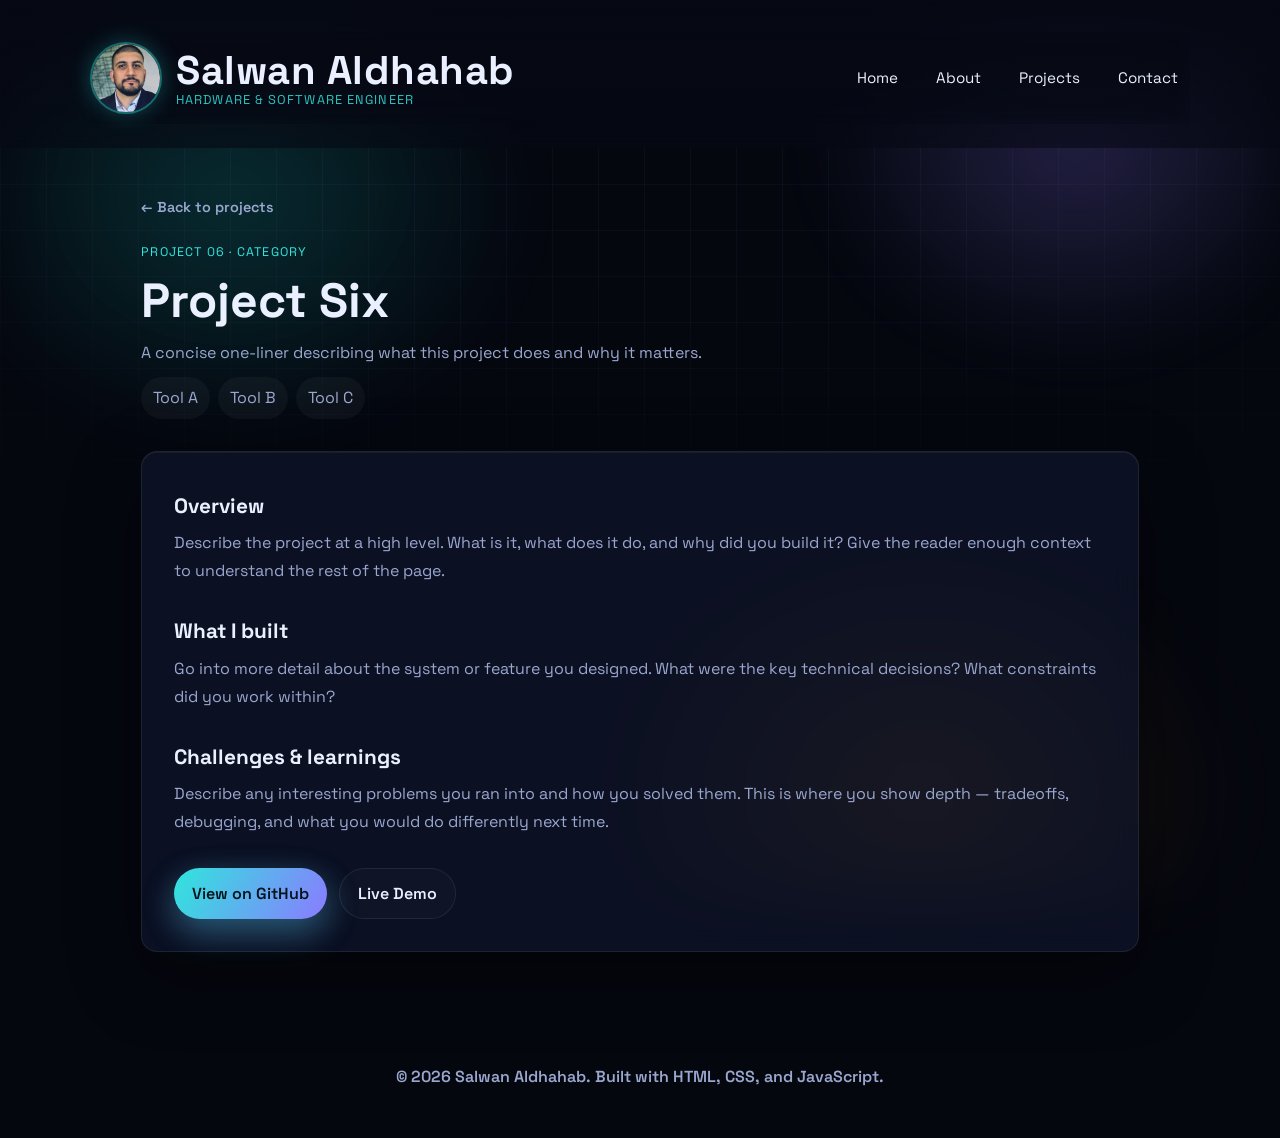
<file: projects/project-6.html>
<!DOCTYPE html>
<html lang="en">
<head>
  <meta charset="UTF-8">
  <meta name="viewport" content="width=device-width, initial-scale=1.0">
  <title>Project Six — Salwan Aldhahab</title>
  <link rel="preconnect" href="https://fonts.googleapis.com">
  <link rel="preconnect" href="https://fonts.gstatic.com" crossorigin>
  <link href="https://fonts.googleapis.com/css2?family=Space+Grotesk:wght@400;500;600&display=swap" rel="stylesheet">
  <link rel="icon" type="image/png" href="../images/website-icon.png" sizes="32x32">
  <link rel="stylesheet" href="../styles.css">
</head>
<body>
  <header class="page-header">
    <div class="nav-shell">
      <div class="logo">
        <img src="../images/profile.jpg" alt="Salwan Aldhahab headshot">
        <div class="logo__text">
          <span class="logo__name">Salwan Aldhahab</span>
          <span class="logo__subtitle">Hardware & Software Engineer</span>
        </div>
      </div>
      <nav class="nav">
        <a href="../index.html#home">Home</a>
        <a href="../index.html#about">About</a>
        <a href="../index.html#projects">Projects</a>
        <a href="../index.html#contact">Contact</a>
      </nav>
    </div>
  </header>

  <div class="project-page">
    <div class="project-hero">
      <a href="../index.html#projects" class="back-link">← Back to projects</a>
      <p class="eyebrow">Project 06 · Category</p>
      <h1>Project Six</h1>
      <p class="lede">A concise one-liner describing what this project does and why it matters.</p>
      <ul class="pill-list">
        <li>Tool A</li>
        <li>Tool B</li>
        <li>Tool C</li>
      </ul>
    </div>

    <div class="section project-body">
      <div>
        <h2>Overview</h2>
        <p>Describe the project at a high level. What is it, what does it do, and why did you build it? Give the reader enough context to understand the rest of the page.</p>
      </div>

      <div>
        <h2>What I built</h2>
        <p>Go into more detail about the system or feature you designed. What were the key technical decisions? What constraints did you work within?</p>
      </div>

      <div>
        <h2>Challenges & learnings</h2>
        <p>Describe any interesting problems you ran into and how you solved them. This is where you show depth — tradeoffs, debugging, and what you would do differently next time.</p>
      </div>

      <div class="project-links">
        <a href="#" class="btn">View on GitHub</a>
        <a href="#" class="btn btn--ghost">Live Demo</a>
      </div>
    </div>
  </div>

  <footer class="footer">
    <p>&copy; <span id="year"></span> Salwan Aldhahab. Built with HTML, CSS, and JavaScript.</p>
  </footer>

  <script src="../script.js" defer></script>
</body>
</html>
</file>
<file: styles.css>
:root {
  --bg: #05070f;
  --bg-2: #0a0f22;
  --panel: rgba(19, 26, 54, 0.5);
  --panel-solid: #0c1226;
  --accent: #ff9e33;      /* warm ember pop */
  --accent-2: #2fe6dd;    /* electric aqua */
  --accent-3: #8b7bff;    /* neon violet */
  --text: #eaf0ff;
  --muted: #9aa7cf;
  --card: rgba(255, 255, 255, 0.04);
  --line: rgba(255, 255, 255, 0.08);
  --radius: 16px;
  --shadow: 0 24px 70px rgba(0, 0, 0, 0.45);
  --glow-cyan: 0 0 24px rgba(47, 230, 221, 0.35);
  --glow-violet: 0 0 24px rgba(139, 123, 255, 0.35);
  --grad: linear-gradient(120deg, var(--accent-2), var(--accent-3));
  --content-width: 1100px;
  color-scheme: dark;
}

* {
  box-sizing: border-box;
}

img {
  max-width: 100%;
  height: auto;
  display: block;
}

body {
  margin: 0;
  font-family: "Space Grotesk", "Segoe UI", sans-serif;
  background: radial-gradient(circle at 20% 20%, rgba(78, 205, 196, 0.12), transparent 35%),
              radial-gradient(circle at 80% 0%, rgba(247, 127, 0, 0.12), transparent 30%),
              var(--bg);
  color: var(--text);
  line-height: 1.6;
  scroll-behavior: smooth;
  min-height: 100vh;
}

a {
  color: inherit;
  text-decoration: none;
}

a:hover {
  color: var(--accent);
}

.hero {
  padding: 32px clamp(16px, 4vw, 56px) 96px;
  background: linear-gradient(135deg, rgba(15, 28, 63, 0.95), rgba(11, 19, 43, 0.9));
}

.nav-shell,
.hero__content,
main {
  max-width: var(--content-width);
  margin: 0 auto;
  width: 100%;
}

.nav-shell {
  display: flex;
  align-items: center;
  justify-content: space-between;
  gap: 16px;
  position: sticky;
  top: 0;
  padding: 10px 0;
  backdrop-filter: blur(8px);
  z-index: 10;
}

.logo {
  display: inline-flex;
  align-items: center;
  gap: 14px;
}

.logo__text {
  display: flex;
  flex-direction: column;
  line-height: 1.1;
}

.logo__name {
  font-weight: 700;
  letter-spacing: 0.5px;
  font-size: 2.5rem;
}

.logo__subtitle {
  text-transform: uppercase;
  letter-spacing: 1.1px;
  font-size: 0.8rem;
  color: var(--muted);
}

/* Constrain logo image size */
.logo img {
  width: 72px;
  height: 72px;
  border-radius: 50%;
  object-fit: cover;
  flex-shrink: 0;
  border: 2px solid rgba(255, 255, 255, 0.12);
}

.nav {
  display: flex;
  gap: 14px;
  font-size: 0.95rem;
}

.nav a {
  padding: 8px 12px;
  border-radius: 999px;
  transition: background 0.2s ease, color 0.2s ease;
}

.nav a:hover,
.nav a:focus-visible {
  background: rgba(255, 255, 255, 0.06);
  outline: none;
}

.nav a.is-active {
  background: rgba(255, 255, 255, 0.12);
  color: var(--accent);
}

.hero__content {
  max-width: 780px;
  margin-top: 32px; /* reduced from 64px */
  display: grid;
  gap: 12px;
}

.eyebrow {
  text-transform: uppercase;
  letter-spacing: 1.2px;
  font-size: 0.78rem;
  color: var(--muted);
  margin: 0;
}

h1 {
  margin: 0;
  font-size: clamp(2rem, 4vw, 3.4rem);
  line-height: 1.1;
}

h2 {
  margin: 6px 0 0;
  font-size: 1.8rem;
}

p {
  margin: 0;
}

.lede {
  color: var(--muted);
}

.hero__actions {
  display: flex;
  gap: 12px;
  flex-wrap: wrap;
  margin-top: 6px;
}

.btn {
  display: inline-flex;
  align-items: center;
  justify-content: center;
  gap: 8px;
  padding: 12px 18px;
  border-radius: 999px;
  background: var(--accent);
  color: #0b0b0b;
  font-weight: 600;
  border: none;
  box-shadow: var(--shadow);
  transition: transform 0.15s ease, box-shadow 0.15s ease;
}

.btn:hover,
.btn:focus-visible {
  transform: translateY(-1px);
  box-shadow: 0 12px 36px rgba(247, 127, 0, 0.35);
  outline: none;
}

.btn--ghost {
  background: transparent;
  color: var(--text);
  border: 1px solid rgba(255, 255, 255, 0.12);
  box-shadow: none;
}

main {
  padding: 0 clamp(16px, 4vw, 56px) 80px;
  display: grid;
  gap: 48px;
}

.section {
  background: var(--panel);
  border-radius: var(--radius);
  padding: clamp(20px, 3vw, 32px);
  box-shadow: var(--shadow);
  border: 1px solid rgba(255, 255, 255, 0.04);
  scroll-margin-top: 96px;
}

.section__header {
  display: flex;
  flex-direction: column;
  gap: 6px;
  margin-bottom: 18px;
}

/* ── About section ── */
.about {
  display: grid;
  grid-template-columns: 1.05fr 0.95fr;
  gap: clamp(24px, 4vw, 44px);
  align-items: center;
}

.about__text {
  display: grid;
  gap: 15px;
  max-width: 60ch;
}

.about__quote {
  margin: 2px 0;
  padding: 14px 18px;
  border-left: 3px solid var(--accent);
  background: rgba(247, 127, 0, 0.06);
  border-radius: 0 10px 10px 0;
  font-size: 1.06rem;
  line-height: 1.5;
}

.about__quote strong {
  color: var(--accent-2);
  font-weight: 600;
}

.about__visual {
  background: linear-gradient(135deg, #13213f, #0a1226);
  border: 1px solid rgba(78, 205, 196, 0.16);
  border-radius: var(--radius);
  padding: clamp(18px, 3vw, 28px);
  box-shadow: var(--shadow);
}

.about__visual-caption {
  text-align: center;
  margin-top: 12px;
  font-size: 0.82rem;
  letter-spacing: 0.3px;
  color: var(--muted);
}

/* Co-design loop diagram */
.codesign {
  width: 100%;
  height: auto;
  display: block;
}

.codesign__label {
  font-size: 12px;
  letter-spacing: 2px;
  font-weight: 600;
  fill: var(--muted);
}

.codesign__center {
  font-size: 12px;
  letter-spacing: 3px;
  font-weight: 700;
  fill: var(--text);
}

.codesign__glyph {
  font-family: "Courier New", Courier, monospace;
  font-size: 24px;
  font-weight: 700;
}

.codesign__edge {
  font-size: 11px;
  letter-spacing: 0.5px;
  font-weight: 600;
}

.codesign__flow {
  stroke-dasharray: 5 7;
  animation: codesign-flow 1s linear infinite;
}

.codesign__flow--rev {
  animation-direction: reverse;
}

@keyframes codesign-flow {
  to {
    stroke-dashoffset: -12;
  }
}

/* Highlight cards */
.about__highlights {
  list-style: none;
  margin: clamp(20px, 3vw, 28px) 0 0;
  padding: 0;
  display: grid;
  grid-template-columns: repeat(auto-fit, minmax(220px, 1fr));
  gap: 14px;
}

.highlight {
  display: flex;
  align-items: center;
  gap: 14px;
  padding: 16px;
  background: var(--card);
  border: 1px solid rgba(255, 255, 255, 0.06);
  border-radius: 12px;
  transition: transform 0.2s ease, border-color 0.2s ease;
}

.highlight:hover {
  transform: translateY(-3px);
  border-color: rgba(78, 205, 196, 0.28);
}

.highlight__icon {
  flex-shrink: 0;
  width: 44px;
  height: 44px;
  display: grid;
  place-items: center;
  border-radius: 12px;
  background: rgba(78, 205, 196, 0.12);
  color: var(--accent-2);
}

.highlight__icon--accent {
  background: rgba(247, 127, 0, 0.12);
  color: var(--accent);
}

.highlight__icon svg {
  width: 24px;
  height: 24px;
}

.highlight__title {
  font-weight: 600;
  color: var(--text);
}

.highlight__sub {
  font-size: 0.85rem;
  color: var(--muted);
}

@media (max-width: 780px) {
  .about {
    grid-template-columns: 1fr;
  }

  .about__visual {
    max-width: 460px;
    width: 100%;
    margin: 0 auto;
  }
}

@media (prefers-reduced-motion: reduce) {
  .codesign__flow {
    animation: none;
  }
}

.pill-list {
  list-style: none;
  display: flex;
  flex-wrap: wrap;
  gap: 8px;
  padding: 0;
  margin: 0;
}

.pill-list li {
  padding: 8px 12px;
  border-radius: 999px;
  background: var(--card);
  color: var(--muted);
}

.card {
  background: var(--card);
  border-radius: var(--radius);
  padding: 14px;
  border: 1px solid rgba(255, 255, 255, 0.06);
  box-shadow: var(--shadow);
  display: grid;
  gap: 10px;
}

.card h3 {
  margin: 0;
}

.text-link {
  color: var(--accent-2);
  font-weight: 600;
}

.contact {
  display: flex;
  flex-wrap: wrap;
  gap: 14px;
}

.contact__link {
  display: grid;
  place-items: center;
  width: 58px;
  height: 58px;
  border-radius: 14px;
  background: var(--card);
  border: 1px solid var(--line);
  color: var(--accent-2);
  transition: transform 0.2s ease, border-color 0.2s ease, box-shadow 0.2s ease, background 0.2s ease;
}

.contact__link:hover,
.contact__link:focus-visible {
  transform: translateY(-3px);
  border-color: rgba(47, 230, 221, 0.5);
  background: rgba(47, 230, 221, 0.12);
  box-shadow: var(--glow-cyan);
  color: var(--accent-2);
  outline: none;
}

.contact__link svg {
  width: 24px;
  height: 24px;
}

.footer {
  padding: 32px 16px 48px;
  text-align: center;
  color: var(--muted);
  font-weight: 600;
}

.card-grid {
  display: grid;
  gap: 20px;
  grid-template-columns: 1fr;
}

/* ── Project card enhancements ── */
.card--project {
  grid-template-columns: minmax(0, 300px) 1fr;
  align-items: stretch;
  gap: 0;
  padding: 0;
  overflow: hidden;
  transition: transform 0.2s ease, box-shadow 0.2s ease, border-color 0.2s ease;
}

.card--project:hover {
  transform: translateY(-4px);
  box-shadow: 0 24px 64px rgba(0, 0, 0, 0.35);
  border-color: rgba(78, 205, 196, 0.25);
}

.card__media {
  position: relative;
  min-height: 100%;
  background: linear-gradient(135deg, #13213f, #0a1226);
  overflow: hidden;
}

.card__media img {
  display: block;
  width: 100%;
  height: 100%;
  object-fit: cover;
}

/* Vector cover art shows in full (no crop) rather than being cover-cropped */
.card__media--art img {
  object-fit: contain;
}

.card__body {
  display: grid;
  gap: 10px;
  align-content: start;
  padding: 18px;
}

.card__meta {
  display: flex;
  align-items: center;
  justify-content: space-between;
}

.card__num {
  font-size: 0.72rem;
  font-weight: 700;
  color: var(--accent);
  letter-spacing: 1px;
}

.card__tag {
  font-size: 0.72rem;
  text-transform: uppercase;
  letter-spacing: 1px;
  color: var(--muted);
  background: rgba(255, 255, 255, 0.05);
  padding: 3px 8px;
  border-radius: 999px;
}

/* ── Project detail page ── */
.page-header {
  padding: 32px clamp(16px, 4vw, 56px) 24px;
  background: linear-gradient(180deg, rgba(6, 9, 20, 0.9) 0%, rgba(6, 9, 20, 0.6) 100%);
  position: sticky;
  top: 0;
  z-index: 10;
  -webkit-backdrop-filter: blur(8px);
  backdrop-filter: blur(8px);
  transition: transform 0.32s ease;
  will-change: transform;
}

/* Slides up out of view when scrolling down (toggled by script.js) */
.page-header--hidden {
  transform: translateY(-100%);
}

@media (prefers-reduced-motion: reduce) {
  .page-header {
    transition: none;
  }
}

.project-page {
  max-width: var(--content-width);
  margin: 0 auto;
  padding: 48px clamp(16px, 4vw, 56px) 80px;
  display: grid;
  grid-template-columns: minmax(0, 1fr);
  gap: 32px;
}

.back-link {
  display: inline-flex;
  align-items: center;
  gap: 6px;
  color: var(--muted);
  font-size: 0.9rem;
  font-weight: 600;
  transition: color 0.15s ease;
  margin-bottom: 12px;
}

.back-link:hover {
  color: var(--accent-2);
}

.project-hero {
  display: grid;
  gap: 12px;
}

.project-hero h1 {
  font-size: clamp(1.8rem, 4vw, 3rem);
}

.project-body {
  display: grid;
  grid-template-columns: minmax(0, 1fr);
  gap: 24px;
}

.project-body h2 {
  font-size: 1.3rem;
  margin-bottom: 6px;
}

.project-body p {
  color: var(--muted);
  line-height: 1.75;
}

.project-links {
  display: flex;
  gap: 12px;
  flex-wrap: wrap;
  padding-top: 8px;
}

/* ── Architecture diagram ── */
.arch-diagram {
  display: flex;
  align-items: center;
  justify-content: center;
  flex-wrap: nowrap;
  gap: 0;
  margin: 20px 0 8px;
  overflow-x: auto;
}

.arch-node {
  background: var(--card);
  border: 1px solid rgba(255, 255, 255, 0.06);
  border-left: 3px solid var(--muted);
  border-radius: var(--radius);
  padding: 12px 16px;
  min-width: 148px;
  flex-shrink: 0;
  display: flex;
  flex-direction: column;
  gap: 4px;
}

.arch-node--acquisition { border-left-color: var(--accent); }
.arch-node--visualisation { border-left-color: var(--accent-2); }

.arch-node__title {
  font-weight: 600;
  font-size: 0.88rem;
  margin: 0;
}

.arch-node__label {
  text-transform: uppercase;
  letter-spacing: 1px;
  font-size: 0.68rem;
  color: var(--muted);
}

.arch-arrow {
  display: flex;
  flex-direction: column;
  align-items: center;
  justify-content: center;
  gap: 5px;
  padding: 0 6px;
  flex-shrink: 0;
}

.arch-arrow__label {
  font-size: 0.65rem;
  color: var(--muted);
  text-align: center;
  line-height: 1.3;
  white-space: nowrap;
}

.arch-arrow__line {
  position: relative;
  width: 52px;
  height: 1px;
  background: rgba(255, 255, 255, 0.18);
}

.arch-arrow__line::after {
  content: '▶';
  position: absolute;
  right: -7px;
  top: -6px;
  font-size: 0.55rem;
  color: var(--muted);
}

/* ── DSP pipeline ── */
.dsp-pipeline {
  list-style: none;
  padding: 0;
  margin: 12px 0 0;
  display: grid;
  gap: 3px;
}

.dsp-stage {
  display: flex;
  align-items: flex-start;
  gap: 12px;
  padding: 10px 14px;
  background: var(--card);
  border-radius: 8px;
  border: 1px solid rgba(255, 255, 255, 0.04);
}

.dsp-stage__num {
  width: 26px;
  height: 26px;
  border-radius: 50%;
  background: var(--accent);
  color: #0b0b0b;
  font-size: 0.72rem;
  font-weight: 700;
  display: flex;
  align-items: center;
  justify-content: center;
  flex-shrink: 0;
  margin-top: 1px;
}

.dsp-stage__body {
  display: flex;
  flex-direction: column;
  gap: 2px;
}

.dsp-stage__name {
  font-weight: 600;
  font-size: 0.9rem;
}

.dsp-stage__desc {
  color: var(--muted);
  font-size: 0.83rem;
  line-height: 1.5;
}

/* ── Spec table ── */
.spec-table {
  width: 100%;
  border-collapse: collapse;
  font-size: 0.88rem;
  margin-top: 12px;
}

.spec-table th,
.spec-table td {
  padding: 8px 12px;
  border-bottom: 1px solid rgba(255, 255, 255, 0.06);
  text-align: left;
  vertical-align: top;
  overflow-wrap: break-word;
}

.spec-table th {
  text-transform: uppercase;
  letter-spacing: 0.8px;
  font-size: 0.72rem;
  color: var(--muted);
  font-weight: 600;
}

.spec-table td:first-child {
  color: var(--muted);
}

/* Tables scroll horizontally inside their box on narrow screens instead of
   stretching the page (a table cannot shrink below its content min-width). */
.table-wrap {
  max-width: 100%;
  overflow-x: auto;
  -webkit-overflow-scrolling: touch;
  margin-top: 12px;
}

.table-wrap .spec-table {
  margin-top: 0;
}

/* Code/ASCII blocks scroll inside their box instead of stretching the page */
.project-body pre {
  max-width: 100%;
  overflow-x: auto;
}

/* ── Photo gallery ── */
.project-gallery {
  display: grid;
  grid-template-columns: repeat(auto-fit, minmax(220px, 1fr));
  gap: 12px;
  margin-top: 14px;
}

.project-gallery img {
  width: 100%;
  aspect-ratio: 4 / 3;
  object-fit: cover;
  border-radius: var(--radius);
  border: 1px solid rgba(255, 255, 255, 0.06);
  display: block;
}

/* ── Inline code in project body ── */
.project-body code {
  background: rgba(255, 255, 255, 0.07);
  padding: 2px 6px;
  border-radius: 4px;
  font-size: 0.85em;
  font-family: "Courier New", Courier, monospace;
}

/* ── Animated ECG hero trace ── */
.ecg-trace {
  background: linear-gradient(180deg, rgba(8, 14, 30, 0.9), rgba(11, 19, 43, 0.7));
  border: 1px solid rgba(78, 205, 196, 0.16);
  border-radius: var(--radius);
  margin: 18px 0 4px;
  padding: 6px 0;
  overflow: hidden;
}

.ecg-trace svg {
  display: block;
  width: 100%;
  height: 110px;
}

.ecg-trace__path {
  fill: none;
  stroke: var(--accent-2);
  stroke-width: 2.2;
  stroke-linecap: round;
  stroke-linejoin: round;
  filter: drop-shadow(0 0 5px rgba(78, 205, 196, 0.55));
  stroke-dasharray: 1400;
  stroke-dashoffset: 1400;
  animation: ecg-draw 4s linear infinite;
}

@keyframes ecg-draw {
  to { stroke-dashoffset: 0; }
}

@media (prefers-reduced-motion: reduce) {
  .ecg-trace__path { animation: none; stroke-dashoffset: 0; }
}

/* ── Metric strip ── */
.metric-grid {
  display: grid;
  grid-template-columns: repeat(auto-fit, minmax(120px, 1fr));
  gap: 10px;
  margin-top: 16px;
}

.metric {
  background: var(--card);
  border: 1px solid rgba(255, 255, 255, 0.06);
  border-radius: var(--radius);
  padding: 14px 16px;
  display: flex;
  flex-direction: column;
  gap: 2px;
}

.metric__value {
  font-size: 1.5rem;
  font-weight: 600;
  color: var(--accent-2);
  line-height: 1.1;
}

.metric__label {
  font-size: 0.72rem;
  text-transform: uppercase;
  letter-spacing: 0.8px;
  color: var(--muted);
}

/* ── Code blocks ── */
.code-block {
  background: #0a1124;
  border: 1px solid rgba(255, 255, 255, 0.08);
  border-radius: var(--radius);
  overflow: hidden;
  margin-top: 14px;
}

.code-block__header {
  display: flex;
  align-items: center;
  gap: 8px;
  padding: 8px 14px;
  background: rgba(255, 255, 255, 0.04);
  border-bottom: 1px solid rgba(255, 255, 255, 0.06);
  font-size: 0.75rem;
  color: var(--muted);
  font-family: "Courier New", Courier, monospace;
}

.code-block__dot {
  width: 9px;
  height: 9px;
  border-radius: 50%;
  background: var(--accent);
  flex-shrink: 0;
}

.code-block pre {
  margin: 0;
  padding: 14px 16px;
  overflow-x: auto;
  font-family: "Courier New", Courier, monospace;
  font-size: 0.82rem;
  line-height: 1.6;
  color: #d6def5;
}

.code-block code {
  background: none;
  padding: 0;
  font-size: inherit;
}

.tok-com { color: #6b7a99; font-style: italic; }
.tok-str { color: #e0a86b; }
.tok-kw  { color: #4ecdc4; }
.tok-fn  { color: #f7b267; }

/* ── Wiring schematic (SVG) ── */
.wiring {
  background: linear-gradient(180deg, rgba(8, 14, 30, 0.6), rgba(11, 19, 43, 0.4));
  border: 1px solid rgba(255, 255, 255, 0.06);
  border-radius: var(--radius);
  margin-top: 14px;
  padding: 10px;
}

.wiring svg {
  display: block;
  width: 100%;
  height: auto;
}

.wiring__legend {
  display: flex;
  flex-wrap: wrap;
  gap: 14px;
  padding: 8px 6px 2px;
  font-size: 0.74rem;
  color: var(--muted);
}

.wiring__legend span {
  display: inline-flex;
  align-items: center;
  gap: 6px;
}

.wiring__swatch {
  width: 16px;
  height: 3px;
  border-radius: 2px;
  flex-shrink: 0;
}

/* ── Sequence / data-flow diagram ── */
.seq {
  list-style: none;
  margin: 14px 0 0;
  padding: 0;
  display: grid;
  gap: 0;
  counter-reset: seq;
}

.seq__step {
  display: grid;
  grid-template-columns: 30px 1fr;
  gap: 14px;
  position: relative;
  padding-bottom: 16px;
}

.seq__step:not(:last-child)::before {
  content: '';
  position: absolute;
  left: 14px;
  top: 28px;
  bottom: -4px;
  width: 2px;
  background: rgba(255, 255, 255, 0.1);
}

.seq__marker {
  counter-increment: seq;
  width: 30px;
  height: 30px;
  border-radius: 50%;
  background: var(--panel);
  border: 2px solid var(--accent-2);
  color: var(--accent-2);
  font-size: 0.8rem;
  font-weight: 700;
  display: flex;
  align-items: center;
  justify-content: center;
  z-index: 1;
}

.seq__marker::before { content: counter(seq); }

.seq__body { padding-top: 3px; }

.seq__actor {
  font-size: 0.68rem;
  text-transform: uppercase;
  letter-spacing: 0.8px;
  color: var(--accent);
  font-weight: 600;
}

.seq__text {
  color: var(--muted);
  font-size: 0.9rem;
  line-height: 1.6;
  margin-top: 1px;
}

/* ── Future-work grid ── */
.future-grid {
  display: grid;
  grid-template-columns: repeat(auto-fit, minmax(240px, 1fr));
  gap: 14px;
  margin-top: 12px;
}

.future-card {
  background: var(--card);
  border: 1px solid rgba(255, 255, 255, 0.06);
  border-radius: var(--radius);
  padding: 16px;
}

.future-card h3 {
  margin: 0 0 8px;
  font-size: 0.95rem;
  display: flex;
  align-items: center;
  gap: 8px;
}

.future-card h3::before {
  content: '';
  width: 8px;
  height: 8px;
  border-radius: 2px;
  background: var(--accent);
  flex-shrink: 0;
}

.future-card ul {
  margin: 0;
  padding-left: 18px;
  display: grid;
  gap: 6px;
}

.future-card li {
  color: var(--muted);
  font-size: 0.85rem;
  line-height: 1.5;
}

/* ── Animated pipeline hero (project 2) ── */
.pipeline-hero {
  background: linear-gradient(180deg, rgba(8, 14, 30, 0.9), rgba(11, 19, 43, 0.7));
  border: 1px solid rgba(78, 205, 196, 0.16);
  border-radius: var(--radius);
  margin: 18px 0 4px;
  padding: 22px 16px;
  display: flex;
  align-items: center;
  justify-content: center;
  gap: 10px;
  flex-wrap: nowrap;
  overflow-x: auto;
  position: relative;
}

.pipeline-hero__stage {
  position: relative;
  min-width: 64px;
  padding: 14px 10px;
  border-radius: 10px;
  background: var(--card);
  border: 1px solid rgba(255, 255, 255, 0.08);
  text-align: center;
  font-weight: 600;
  font-size: 0.9rem;
  letter-spacing: 0.5px;
  color: var(--text);
  flex-shrink: 0;
}

.pipeline-hero__stage span {
  display: block;
  font-size: 0.58rem;
  font-weight: 500;
  text-transform: uppercase;
  letter-spacing: 0.6px;
  color: var(--muted);
  margin-top: 3px;
}

.pipeline-hero__sep {
  color: var(--muted);
  flex-shrink: 0;
  font-size: 0.9rem;
}

/* a glowing token that lights each stage in turn */
.pipeline-hero__stage::after {
  content: '';
  position: absolute;
  inset: -1px;
  border-radius: 10px;
  border: 1px solid var(--accent-2);
  box-shadow: 0 0 14px rgba(78, 205, 196, 0.6);
  opacity: 0;
  animation: pipe-pulse 5s linear infinite;
}

.pipeline-hero__stage:nth-child(1)::after { animation-delay: 0s; }
.pipeline-hero__stage:nth-child(3)::after { animation-delay: 1s; }
.pipeline-hero__stage:nth-child(5)::after { animation-delay: 2s; }
.pipeline-hero__stage:nth-child(7)::after { animation-delay: 3s; }
.pipeline-hero__stage:nth-child(9)::after { animation-delay: 4s; }

@keyframes pipe-pulse {
  0%, 18% { opacity: 1; }
  20%, 100% { opacity: 0; }
}

@media (prefers-reduced-motion: reduce) {
  .pipeline-hero__stage::after { animation: none; opacity: 0; }
}

/* ── Valid/flush handshake diagram ── */
.handshake {
  background: linear-gradient(180deg, rgba(8, 14, 30, 0.6), rgba(11, 19, 43, 0.4));
  border: 1px solid rgba(255, 255, 255, 0.06);
  border-radius: var(--radius);
  margin-top: 14px;
  padding: 16px;
  overflow-x: auto;
}

.handshake__stages {
  display: flex;
  align-items: center;
  justify-content: space-between;
  gap: 8px;
  min-width: 460px;
}

.handshake__stage {
  flex: 1;
  text-align: center;
  padding: 12px 6px;
  border-radius: 8px;
  background: var(--card);
  border: 1px solid rgba(255, 255, 255, 0.08);
  font-weight: 600;
  font-size: 0.85rem;
}

.handshake__row {
  display: flex;
  align-items: center;
  gap: 8px;
  min-width: 460px;
  margin: 6px 0;
  font-size: 0.68rem;
  letter-spacing: 0.5px;
}

.handshake__line {
  flex: 1;
  height: 2px;
  border-radius: 2px;
  position: relative;
}

.handshake__row--valid .handshake__line {
  background: linear-gradient(90deg, rgba(78, 205, 196, 0.25), var(--accent-2));
}

.handshake__row--valid .handshake__line::after {
  content: '▶';
  position: absolute;
  right: -4px;
  top: -7px;
  font-size: 0.6rem;
  color: var(--accent-2);
}

.handshake__row--flush .handshake__line {
  background: linear-gradient(90deg, var(--accent), rgba(247, 127, 0, 0.25));
}

.handshake__row--flush .handshake__line::before {
  content: '◀';
  position: absolute;
  left: -4px;
  top: -7px;
  font-size: 0.6rem;
  color: var(--accent);
}

.handshake__tag {
  flex-shrink: 0;
  white-space: nowrap;
  font-weight: 600;
}

.handshake__row--valid .handshake__tag { color: var(--accent-2); }
.handshake__row--flush .handshake__tag { color: var(--accent); }

/* ── Finite-state-machine strip ── */
.fsm {
  display: flex;
  align-items: center;
  gap: 0;
  margin-top: 14px;
  padding: 14px 6px;
  background: var(--card);
  border: 1px solid rgba(255, 255, 255, 0.06);
  border-radius: var(--radius);
  overflow-x: auto;
}

.fsm__state {
  flex-shrink: 0;
  min-width: 78px;
  padding: 10px 8px;
  border-radius: 999px;
  background: var(--panel);
  border: 2px solid var(--accent-2);
  color: var(--text);
  font-size: 0.72rem;
  font-weight: 600;
  text-align: center;
  font-family: "Courier New", Courier, monospace;
}

.fsm__arrow {
  flex-shrink: 0;
  display: flex;
  flex-direction: column;
  align-items: center;
  padding: 0 4px;
  min-width: 56px;
}

.fsm__arrow span {
  font-size: 0.6rem;
  color: var(--muted);
  text-align: center;
  line-height: 1.2;
  margin-bottom: 2px;
}

.fsm__arrow::after {
  content: '';
  width: 100%;
  height: 1px;
  background: rgba(255, 255, 255, 0.2);
  position: relative;
}

.fsm__arrow::before {
  content: '▶';
  font-size: 0.55rem;
  color: var(--muted);
  align-self: flex-end;
  position: relative;
  top: 6px;
  right: -2px;
}

/* ── Instruction-format bit-field strips ── */
.bitfield {
  margin-top: 14px;
}

.bitfield + .bitfield { margin-top: 18px; }

.bitfield__label {
  font-size: 0.8rem;
  font-weight: 600;
  color: var(--accent-2);
  margin-bottom: 6px;
  font-family: "Courier New", Courier, monospace;
}

.bitfield__row {
  display: flex;
  gap: 3px;
  overflow-x: auto;
}

.bitfield__seg {
  background: var(--card);
  border: 1px solid rgba(255, 255, 255, 0.1);
  border-radius: 6px;
  padding: 8px 6px;
  text-align: center;
  min-width: 0;
  display: flex;
  flex-direction: column;
  gap: 3px;
}

.bitfield__bits {
  font-size: 0.6rem;
  color: var(--muted);
  font-family: "Courier New", Courier, monospace;
  white-space: nowrap;
}

.bitfield__name {
  font-size: 0.78rem;
  font-weight: 600;
  font-family: "Courier New", Courier, monospace;
}

.bitfield__seg--op { border-color: rgba(247, 127, 0, 0.4); }
.bitfield__seg--op .bitfield__name { color: var(--accent); }
.bitfield__seg--reg .bitfield__name { color: var(--accent-2); }

/* ── ALU operation grid ── */
.op-group {
  margin-top: 12px;
}

.op-group__label {
  font-size: 0.7rem;
  text-transform: uppercase;
  letter-spacing: 0.8px;
  color: var(--muted);
  font-weight: 600;
  margin-bottom: 6px;
}

.op-group .pill-list li {
  font-family: "Courier New", Courier, monospace;
  font-size: 0.78rem;
  color: var(--text);
}

/* ── VGA scan-line timing strip ── */
.vga-scanline {
  display: flex;
  margin-top: 14px;
  border-radius: 8px;
  overflow: hidden;
  border: 1px solid rgba(255, 255, 255, 0.1);
  font-size: 0.66rem;
  font-family: "Courier New", Courier, monospace;
  min-width: 0;
}

.vga-scanline div {
  padding: 10px 6px;
  text-align: center;
  color: var(--text);
}

.vga-scanline .vga-active { flex: 5; background: rgba(78, 205, 196, 0.18); }
.vga-scanline .vga-fp     { flex: 1; background: rgba(255, 255, 255, 0.04); color: var(--muted); }
.vga-scanline .vga-sync   { flex: 1.5; background: rgba(247, 127, 0, 0.2); color: var(--accent); }
.vga-scanline .vga-bp     { flex: 1; background: rgba(255, 255, 255, 0.04); color: var(--muted); }

/* ── Pipeline execution timing chart (project 3) ── */
.pipe-chart {
  margin-top: 14px;
  overflow-x: auto;
  padding-bottom: 4px;
}

.pipe-chart__grid {
  display: grid;
  gap: 4px;
  min-width: 560px;
}

.pipe-chart__cell {
  padding: 8px 4px;
  border-radius: 6px;
  text-align: center;
  font-size: 0.7rem;
  font-weight: 600;
  font-family: "Courier New", Courier, monospace;
  color: #0b0b0b;
  white-space: nowrap;
}

.pipe-chart__head {
  color: var(--muted);
  font-size: 0.66rem;
  font-weight: 600;
  text-align: center;
  padding: 4px 2px;
}

.pipe-chart__label {
  color: var(--text);
  font-size: 0.72rem;
  font-weight: 600;
  font-family: "Courier New", Courier, monospace;
  display: flex;
  align-items: center;
  padding-right: 8px;
  white-space: nowrap;
}

.pipe-chart__cell--if  { background: #4ecdc4; }
.pipe-chart__cell--id  { background: #6bd4a0; }
.pipe-chart__cell--ex  { background: #f7b267; }
.pipe-chart__cell--mem { background: #f79d65; }
.pipe-chart__cell--wb  { background: #f4845f; }

.pipe-chart__cell--bubble {
  background: repeating-linear-gradient(45deg, rgba(255,255,255,0.06), rgba(255,255,255,0.06) 4px, transparent 4px, transparent 8px);
  border: 1px dashed rgba(255, 255, 255, 0.25);
  color: var(--muted);
}

.pipe-chart__cell--squash {
  background: rgba(255, 255, 255, 0.04);
  border: 1px dashed rgba(247, 127, 0, 0.5);
  color: var(--accent);
}

.pipe-chart__legend {
  display: flex;
  flex-wrap: wrap;
  gap: 12px;
  margin-top: 12px;
  font-size: 0.72rem;
  color: var(--muted);
}

.pipe-chart__legend span {
  display: inline-flex;
  align-items: center;
  gap: 6px;
}

.pipe-chart__swatch {
  width: 14px;
  height: 14px;
  border-radius: 3px;
  flex-shrink: 0;
}

/* ── Hazard-unit decision-flow diagram (project 3) ── */
.hazard-flow {
  margin-top: 14px;
  display: grid;
  gap: 14px;
}

.hazard-flow__node {
  background: var(--panel);
  border: 2px solid var(--accent-2);
  border-radius: var(--radius);
  padding: 14px 16px;
  text-align: center;
}

.hazard-flow__node strong { font-size: 0.95rem; }

.hazard-flow__node span {
  display: block;
  font-size: 0.76rem;
  color: var(--muted);
  margin-top: 3px;
}

.hazard-flow__branches {
  display: grid;
  grid-template-columns: repeat(auto-fit, minmax(200px, 1fr));
  gap: 12px;
}

.hazard-flow__action {
  background: var(--card);
  border: 1px solid rgba(255, 255, 255, 0.06);
  border-top: 3px solid var(--muted);
  border-radius: var(--radius);
  padding: 14px;
}

.hazard-flow__action h4 {
  margin: 0 0 4px;
  font-size: 0.85rem;
  font-family: "Courier New", Courier, monospace;
}

.hazard-flow__action p {
  margin: 0;
  font-size: 0.8rem;
  color: var(--muted);
  line-height: 1.5;
}

.hazard-flow__action--forward { border-top-color: var(--accent-2); }
.hazard-flow__action--forward h4 { color: var(--accent-2); }
.hazard-flow__action--stall { border-top-color: #f7b267; }
.hazard-flow__action--stall h4 { color: #f7b267; }
.hazard-flow__action--flush { border-top-color: var(--accent); }
.hazard-flow__action--flush h4 { color: var(--accent); }

/* ── Comparison bar chart (project 4) ── */
.bar-chart {
  display: flex;
  align-items: flex-end;
  justify-content: center;
  gap: 48px;
  height: 220px;
  margin-top: 16px;
  padding: 16px 16px 0;
  background: linear-gradient(180deg, rgba(8, 14, 30, 0.5), rgba(11, 19, 43, 0.3));
  border: 1px solid rgba(255, 255, 255, 0.06);
  border-radius: var(--radius);
  position: relative;
}

.bar-chart__col {
  display: flex;
  flex-direction: column;
  align-items: center;
  justify-content: flex-end;
  height: 100%;
  width: 96px;
}

.bar-chart__bar {
  width: 100%;
  border-radius: 6px 6px 0 0;
  position: relative;
  min-height: 4px;
  transition: height 0.3s ease;
}

.bar-chart__bar--a { background: linear-gradient(180deg, var(--accent-2), rgba(78, 205, 196, 0.4)); }
.bar-chart__bar--b { background: linear-gradient(180deg, var(--accent), rgba(247, 127, 0, 0.4)); }

.bar-chart__value {
  position: absolute;
  top: -22px;
  left: 0;
  right: 0;
  text-align: center;
  font-size: 0.8rem;
  font-weight: 600;
  color: var(--text);
  font-family: "Courier New", Courier, monospace;
}

.bar-chart__label {
  margin-top: 8px;
  font-size: 0.75rem;
  color: var(--muted);
  text-align: center;
  line-height: 1.3;
}

.bar-chart__delta {
  position: absolute;
  top: 40px;
  left: 50%;
  transform: translateX(-50%);
  font-size: 0.9rem;
  font-weight: 700;
  color: var(--accent-2);
  background: rgba(11, 19, 43, 0.85);
  padding: 4px 10px;
  border-radius: 999px;
  border: 1px solid rgba(78, 205, 196, 0.3);
}

/* ── Signoff pass badges (project 4) ── */
.signoff-grid {
  display: grid;
  grid-template-columns: repeat(auto-fit, minmax(200px, 1fr));
  gap: 12px;
  margin-top: 14px;
}

.signoff-card {
  background: var(--card);
  border: 1px solid rgba(255, 255, 255, 0.06);
  border-left: 3px solid #4ecdc4;
  border-radius: var(--radius);
  padding: 14px 16px;
  display: flex;
  align-items: center;
  gap: 12px;
}

.signoff-card__badge {
  width: 34px;
  height: 34px;
  border-radius: 50%;
  background: rgba(78, 205, 196, 0.15);
  color: #4ecdc4;
  display: flex;
  align-items: center;
  justify-content: center;
  font-weight: 700;
  flex-shrink: 0;
}

.signoff-card__title { font-weight: 600; font-size: 0.9rem; }
.signoff-card__sub { font-size: 0.76rem; color: var(--muted); margin-top: 1px; }

/* ── Tool-screenshot figures (project 4) ── */
.project-figure {
  margin: 14px 0 0;
}

.project-figure img {
  width: 100%;
  height: auto;
  display: block;
  border-radius: var(--radius);
  border: 1px solid rgba(255, 255, 255, 0.1);
  background: #05070f;
}

.project-figure figcaption {
  font-size: 0.78rem;
  color: var(--muted);
  margin-top: 6px;
  text-align: center;
  line-height: 1.4;
}

.fig-row {
  display: grid;
  grid-template-columns: repeat(auto-fit, minmax(260px, 1fr));
  gap: 14px;
  margin-top: 14px;
  align-items: start;
}

.fig-row .project-figure { margin-top: 0; }

/* stack figures in one column instead of side-by-side */
.fig-row--col { grid-template-columns: 1fr; }

/* render a figure at a smaller, natural size (centered) */
.project-figure--sm img { max-width: 400px; margin-inline: auto; }

/* ── Tier stack (project 5: 3-tier arch + backend layers) ── */
.tier-stack {
  display: grid;
  gap: 0;
  margin-top: 16px;
}

.tier {
  background: var(--card);
  border: 1px solid rgba(255, 255, 255, 0.06);
  border-left: 4px solid var(--muted);
  border-radius: var(--radius);
  padding: 14px 18px;
  text-align: center;
}

.tier__title {
  font-weight: 600;
  font-size: 0.95rem;
}

.tier__meta {
  display: block;
  font-size: 0.8rem;
  color: var(--muted);
  margin-top: 4px;
  line-height: 1.5;
}

.tier__meta code {
  background: rgba(255, 255, 255, 0.06);
  padding: 1px 5px;
  border-radius: 4px;
  font-size: 0.9em;
}

.tier--client { border-left-color: #4d8bf2; }
.tier--client .tier__title { color: #7aa9f5; }
.tier--server { border-left-color: #6bd4a0; }
.tier--server .tier__title { color: #6bd4a0; }
.tier--orm { border-left-color: var(--accent); }
.tier--orm .tier__title { color: var(--accent); }
.tier--data {
  border-left-color: var(--accent-2);
  background: var(--panel);
  max-width: 340px;
  margin: 0 auto;
}
.tier--data .tier__title { color: var(--accent-2); }

.tier-conn {
  display: flex;
  flex-direction: column;
  align-items: center;
  justify-content: center;
  gap: 2px;
  padding: 8px 0;
  color: var(--muted);
  font-size: 0.68rem;
  text-align: center;
  line-height: 1.3;
}

.tier-conn::before {
  content: '';
  width: 2px;
  height: 14px;
  background: rgba(255, 255, 255, 0.2);
}

.tier-conn::after {
  content: '▼';
  font-size: 0.6rem;
  color: var(--muted);
  margin-top: -2px;
}

.tier-conn span { margin-top: 2px; }

/* ── Low-fidelity UI mockups (project 5) — York red #E31837 ── */
.mockup-row {
  display: grid;
  grid-template-columns: repeat(auto-fit, minmax(260px, 1fr));
  gap: 16px;
  margin-top: 14px;
}

.mockup {
  border-radius: 10px;
  overflow: hidden;
  border: 1px solid rgba(255, 255, 255, 0.12);
  background: #fff;
  box-shadow: var(--shadow);
}

.mockup__chrome {
  display: flex;
  align-items: center;
  gap: 8px;
  padding: 7px 10px;
  background: #d7dae0;
}

.mockup__chrome i {
  width: 9px;
  height: 9px;
  border-radius: 50%;
  background: #b8bcc4;
  flex-shrink: 0;
}

.mockup__url {
  font-size: 0.66rem;
  color: #5a6270;
  font-family: "Courier New", Courier, monospace;
  margin-left: 4px;
}

.mockup__cap {
  text-align: center;
  font-size: 0.78rem;
  color: var(--muted);
  margin-top: 8px;
}

/* login mockup */
.mockup-login {
  background: #E31837;
  padding: 26px 20px;
  display: flex;
  flex-direction: column;
  align-items: center;
  min-height: 210px;
}

.mockup-login__card {
  background: #fff;
  border-radius: 8px;
  padding: 18px 20px;
  width: 100%;
  max-width: 210px;
  display: flex;
  flex-direction: column;
  gap: 8px;
  align-items: center;
}

.mockup-login__brand {
  color: #E31837;
  font-weight: 700;
  font-size: 1.1rem;
  margin-bottom: 4px;
}

.mockup-login__field {
  width: 100%;
  height: 26px;
  border-radius: 4px;
  background: #eef0f3;
  border: 1px solid #d3d7de;
  display: flex;
  align-items: center;
  padding: 0 8px;
  font-size: 0.68rem;
  color: #8a92a0;
  font-family: "Courier New", Courier, monospace;
}

.mockup-login__btn {
  width: 100%;
  height: 28px;
  border-radius: 4px;
  background: #E31837;
  color: #fff;
  display: flex;
  align-items: center;
  justify-content: center;
  font-size: 0.72rem;
  font-weight: 700;
  letter-spacing: 0.5px;
  margin-top: 2px;
}

.mockup-login__link { font-size: 0.66rem; color: #6b7280; }

/* dashboard mockup */
.mockup-dash { display: flex; flex-direction: column; min-height: 210px; }

.mockup-dash__bar {
  background: #1f2a44;
  color: #fff;
  font-size: 0.72rem;
  font-weight: 600;
  padding: 8px 12px;
}
.mockup-dash__bar b { color: #fff; }
.mockup-dash__bar span { color: #aab3c5; font-weight: 400; }

.mockup-dash__body { display: flex; flex: 1; }

.mockup-dash__side {
  background: #E31837;
  color: #fff;
  padding: 12px 10px;
  display: flex;
  flex-direction: column;
  gap: 10px;
  font-size: 0.66rem;
  min-width: 104px;
}

.mockup-dash__main {
  flex: 1;
  padding: 12px;
  background: #fff;
}

.mockup-dash__h {
  font-size: 0.72rem;
  font-weight: 700;
  color: #1f2a44;
  margin-bottom: 8px;
}

.mockup-dash__grid {
  display: grid;
  grid-template-columns: repeat(4, 1fr);
  grid-template-rows: repeat(4, 20px);
  gap: 3px;
}

.mockup-dash__grid div {
  border: 1px solid #e2e5ea;
  border-radius: 2px;
}

.mockup-dash__grid .ev1 { background: rgba(107, 212, 160, 0.55); border-color: #6bd4a0; }
.mockup-dash__grid .ev2 { background: rgba(77, 139, 242, 0.4); border-color: #4d8bf2; }

@media (max-width: 640px) {
  .nav {
    flex-wrap: wrap;
    justify-content: flex-end;
  }

  .hero {
    padding-top: 24px;
  }

  .hero__content {
    margin-top: 48px;
  }

  .card--project {
    grid-template-columns: 1fr;
  }

  .card__media {
    min-height: 200px;
  }

  .spec-table {
    font-size: 0.82rem;
  }
}

@media (max-width: 960px) {
  .hero__content {
    text-align: center;
    justify-items: center;
  }

  .hero__actions {
    justify-content: center;
  }

  h1 {
    font-size: clamp(1.9rem, 6vw, 2.6rem);
  }

  h2 {
    font-size: clamp(1.4rem, 5vw, 1.8rem);
  }
}

@media (max-width: 780px) {
  /* Home-page nav scrolls with the page; the project header stays sticky
     but auto-hides on scroll-down (handled in script.js). */
  .nav-shell {
    position: static;
  }

  .nav-shell {
    flex-direction: column;
    align-items: center;
    gap: 12px;
  }

  .nav {
    width: 100%;
    flex-wrap: wrap;
    justify-content: center;
    gap: 8px;
  }

  .nav a {
    flex: 0 0 auto;
    justify-content: center;
    text-align: center;
  }

  .logo img {
    width: 64px;
    height: 64px;
  }

  main {
    padding-bottom: 64px;
  }
}

@media (max-width: 540px) {
  .hero__actions {
    width: 100%;
  }

  .btn,
  .btn--ghost {
    width: 100%;
    justify-content: center;
  }

  .logo__name {
    font-size: 2rem;
  }
}

/* ══════════════════════════════════════════════════════════
   Interactivity & motion polish
   ══════════════════════════════════════════════════════════ */

/* Scroll progress bar (injected by script.js) */
.scroll-progress {
  position: fixed;
  top: 0;
  left: 0;
  height: 3px;
  width: 100%;
  transform: scaleX(0);
  transform-origin: 0 50%;
  background: linear-gradient(90deg, var(--accent-2), var(--accent));
  z-index: 50;
  will-change: transform;
}

/* Hero content eases in on load */
.hero__content > * {
  opacity: 0;
  transform: translateY(16px);
  animation: hero-in 0.7s cubic-bezier(0.22, 1, 0.36, 1) forwards;
}
.hero__content > *:nth-child(1) { animation-delay: 0.05s; }
.hero__content > *:nth-child(2) { animation-delay: 0.15s; }
.hero__content > *:nth-child(3) { animation-delay: 0.25s; }
.hero__content > *:nth-child(4) { animation-delay: 0.35s; }

@keyframes hero-in {
  to { opacity: 1; transform: none; }
}

/* Reveal on scroll — the .reveal class is added by script.js only, so
   without JS (or with reduced motion) content stays fully visible. */
.reveal {
  opacity: 0;
  transform: translateY(28px);
  transition: opacity 0.6s ease, transform 0.6s cubic-bezier(0.22, 1, 0.36, 1);
  will-change: opacity, transform;
}
.reveal.is-visible {
  opacity: 1;
  transform: none;
}

/* Cards keep their own transition timing so the hover lift stays snappy
   even while carrying the reveal class. */
.card--project.reveal {
  transition: transform 0.4s cubic-bezier(0.22, 1, 0.36, 1),
              box-shadow 0.3s ease, border-color 0.3s ease, opacity 0.5s ease;
}

/* Accent underline beneath each section heading */
.section__header h2 {
  position: relative;
  padding-bottom: 12px;
}
.section__header h2::after {
  content: "";
  position: absolute;
  left: 0;
  bottom: 0;
  width: 46px;
  height: 3px;
  border-radius: 3px;
  background: linear-gradient(90deg, var(--accent), var(--accent-2));
}

/* Nav links lift slightly on hover */
.nav a {
  transition: background 0.2s ease, color 0.2s ease, transform 0.15s ease;
}
.nav a:hover {
  transform: translateY(-1px);
}

/* Project cover art gently zooms on card hover */
.card__media img {
  transition: transform 0.45s ease;
}
.card--project:hover .card__media img {
  transform: scale(1.05);
}

/* "Read more" arrow slides on hover */
.text-link__arrow {
  display: inline-block;
  transition: transform 0.2s ease;
}
.text-link:hover .text-link__arrow,
.card--project:hover .text-link__arrow {
  transform: translateX(5px);
}

/* Skill / tech pills respond to hover */
.pill-list li {
  transition: background 0.2s ease, color 0.2s ease, transform 0.15s ease;
}
.pill-list li:hover {
  color: var(--text);
  background: rgba(78, 205, 196, 0.16);
  transform: translateY(-1px);
}

/* Back-to-top button (injected by script.js) */
.to-top {
  position: fixed;
  right: clamp(16px, 3vw, 28px);
  bottom: clamp(16px, 3vw, 28px);
  width: 46px;
  height: 46px;
  display: grid;
  place-items: center;
  border-radius: 50%;
  border: 1px solid rgba(255, 255, 255, 0.12);
  background: rgba(17, 26, 53, 0.85);
  color: var(--text);
  backdrop-filter: blur(8px);
  box-shadow: var(--shadow);
  cursor: pointer;
  opacity: 0;
  visibility: hidden;
  transform: translateY(10px);
  transition: opacity 0.3s ease, transform 0.3s ease, visibility 0.3s, background 0.2s ease, color 0.2s ease;
  z-index: 40;
}
.to-top.is-shown {
  opacity: 1;
  visibility: visible;
  transform: none;
}
.to-top:hover,
.to-top:focus-visible {
  background: var(--accent);
  color: #0b0b0b;
  transform: translateY(-2px);
  outline: none;
}
.to-top svg {
  width: 20px;
  height: 20px;
}

@media (prefers-reduced-motion: reduce) {
  .hero__content > * {
    opacity: 1;
    transform: none;
    animation: none;
  }
  .card--project:hover .card__media img {
    transform: none;
  }
  .to-top {
    transition: opacity 0.2s ease, visibility 0.2s;
  }
}

/* ══════════════════════════════════════════════════════════
   Futuristic theme — space backdrop, aurora, glass & neon
   ══════════════════════════════════════════════════════════ */

html {
  background: var(--bg);
}

body {
  background: transparent;
}

/* Drifting aurora glow */
body::before {
  content: "";
  position: fixed;
  inset: 0;
  z-index: -2;
  background:
    radial-gradient(38% 44% at 18% 22%, rgba(47, 230, 221, 0.16), transparent 62%),
    radial-gradient(34% 40% at 84% 16%, rgba(139, 123, 255, 0.22), transparent 60%),
    radial-gradient(42% 48% at 72% 88%, rgba(255, 158, 51, 0.10), transparent 62%);
  filter: blur(30px) saturate(120%);
  animation: aurora-drift 24s ease-in-out infinite alternate;
  pointer-events: none;
}

/* Faint tech grid, fading toward the edges */
body::after {
  content: "";
  position: fixed;
  inset: 0;
  z-index: -1;
  background-image:
    linear-gradient(rgba(120, 150, 255, 0.05) 1px, transparent 1px),
    linear-gradient(90deg, rgba(120, 150, 255, 0.05) 1px, transparent 1px);
  background-size: 46px 46px;
  -webkit-mask-image: radial-gradient(125% 90% at 50% 0%, #000 32%, transparent 78%);
  mask-image: radial-gradient(125% 90% at 50% 0%, #000 32%, transparent 78%);
  pointer-events: none;
}

@keyframes aurora-drift {
  0%   { transform: translate3d(-2%, -1%, 0) scale(1.05); }
  50%  { transform: translate3d(2%, 2%, 0) scale(1.12); }
  100% { transform: translate3d(-1%, 3%, 0) scale(1.06); }
}

/* Hero fades from dark into the aurora below it */
.hero {
  background: linear-gradient(180deg,
    rgba(6, 9, 20, 0.88) 0%,
    rgba(6, 9, 20, 0.55) 55%,
    rgba(5, 7, 15, 0) 100%);
}

/* Glowing gradient headline */
.hero h1 {
  background: linear-gradient(115deg, #eaf0ff 0%, #bfe9ff 38%, var(--accent-2) 68%, var(--accent-3) 100%);
  -webkit-background-clip: text;
  background-clip: text;
  color: transparent;
  -webkit-text-fill-color: transparent;
}

/* Neon avatar ring */
.logo img {
  border: 2px solid rgba(47, 230, 221, 0.45);
  box-shadow: 0 0 22px rgba(47, 230, 221, 0.28);
}

.logo__subtitle {
  color: var(--accent-2);
  opacity: 0.85;
}

/* Frosted-glass panels */
.section {
  background: var(--panel);
  border: 1px solid var(--line);
  -webkit-backdrop-filter: blur(14px);
  backdrop-filter: blur(14px);
  box-shadow: var(--shadow), inset 0 1px 0 rgba(255, 255, 255, 0.06);
}

.eyebrow {
  color: var(--accent-2);
}

/* Gradient section underline with glow */
.section__header h2::after {
  width: 52px;
  background: var(--grad);
  box-shadow: var(--glow-cyan);
}

/* Gradient neon primary button */
.btn {
  background: var(--grad);
  color: #04121a;
  box-shadow: 0 12px 34px rgba(47, 230, 221, 0.28), 0 12px 34px rgba(139, 123, 255, 0.22);
}
.btn:hover,
.btn:focus-visible {
  transform: translateY(-2px);
  box-shadow: 0 16px 44px rgba(47, 230, 221, 0.42), 0 16px 44px rgba(139, 123, 255, 0.34);
}
.btn--ghost {
  background: rgba(255, 255, 255, 0.02);
  color: var(--text);
  border: 1px solid var(--line);
  box-shadow: none;
}
.btn--ghost:hover,
.btn--ghost:focus-visible {
  border-color: rgba(47, 230, 221, 0.5);
  box-shadow: var(--glow-cyan);
}

/* Neon active nav pill */
.nav a.is-active {
  background: rgba(47, 230, 221, 0.14);
  color: var(--accent-2);
  box-shadow: inset 0 0 0 1px rgba(47, 230, 221, 0.32);
}

/* Cards glow on hover */
.card--project:hover {
  border-color: rgba(47, 230, 221, 0.4);
  box-shadow: 0 26px 64px rgba(0, 0, 0, 0.5), var(--glow-cyan);
}

/* Progress bar — full neon spectrum */
.scroll-progress {
  background: linear-gradient(90deg, var(--accent-2), var(--accent-3), var(--accent));
  box-shadow: 0 0 12px rgba(47, 230, 221, 0.5);
}

/* Back-to-top adopts the gradient on hover */
.to-top:hover,
.to-top:focus-visible {
  background: var(--grad);
  color: #04121a;
  box-shadow: var(--glow-cyan);
}

@media (prefers-reduced-motion: reduce) {
  body::before {
    animation: none;
  }
}
</file>
